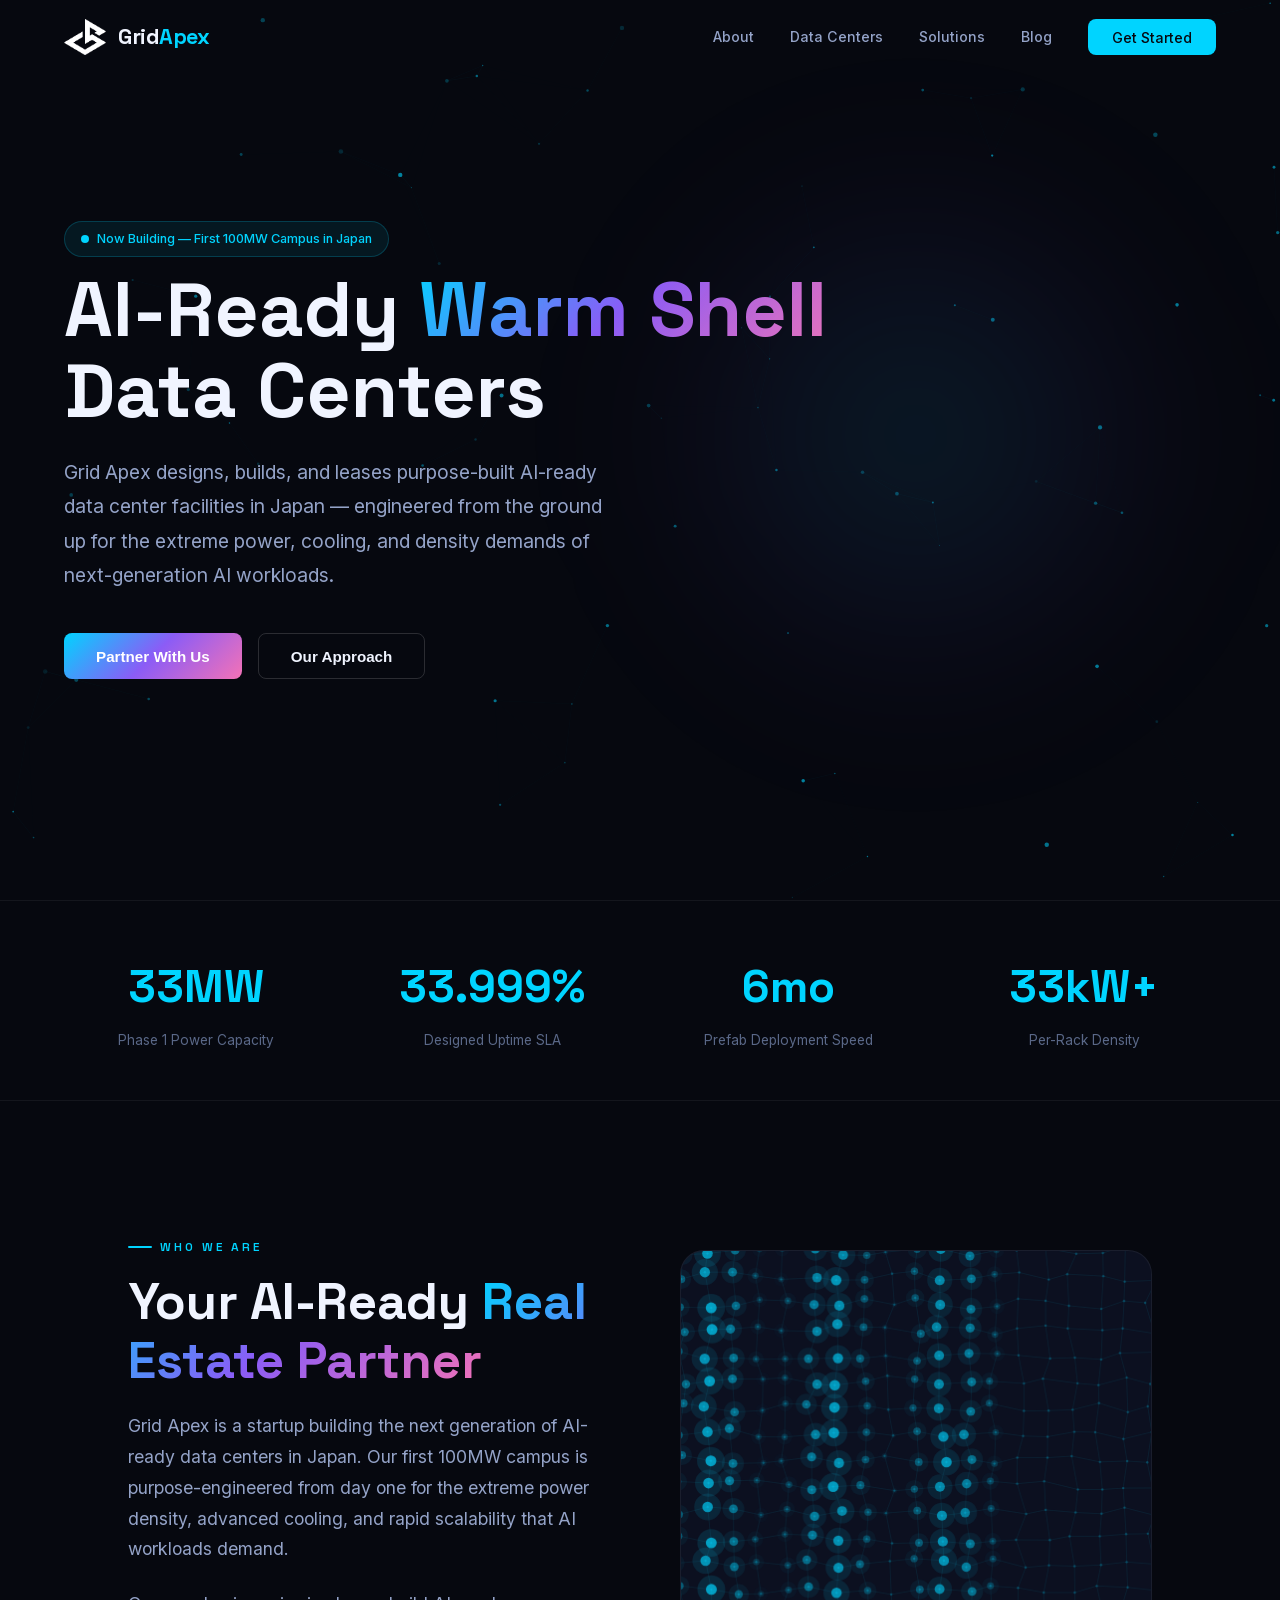
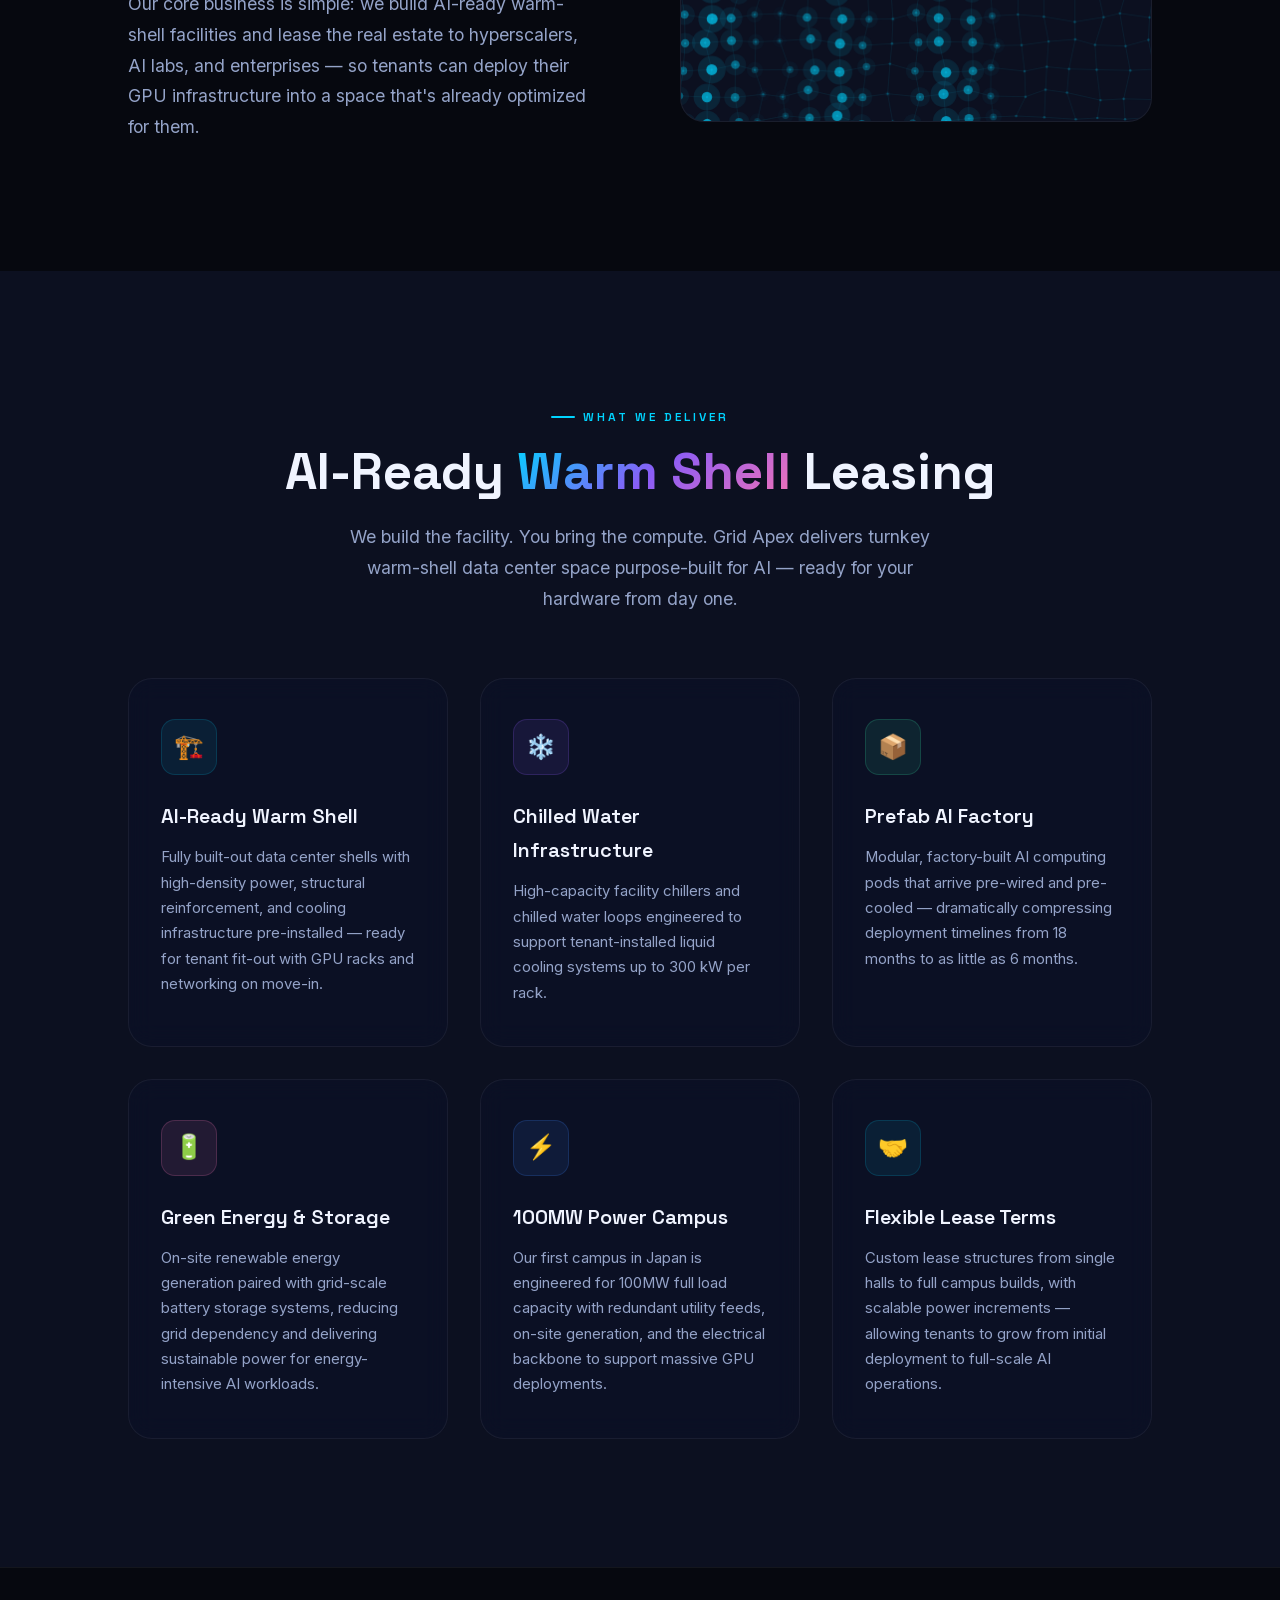
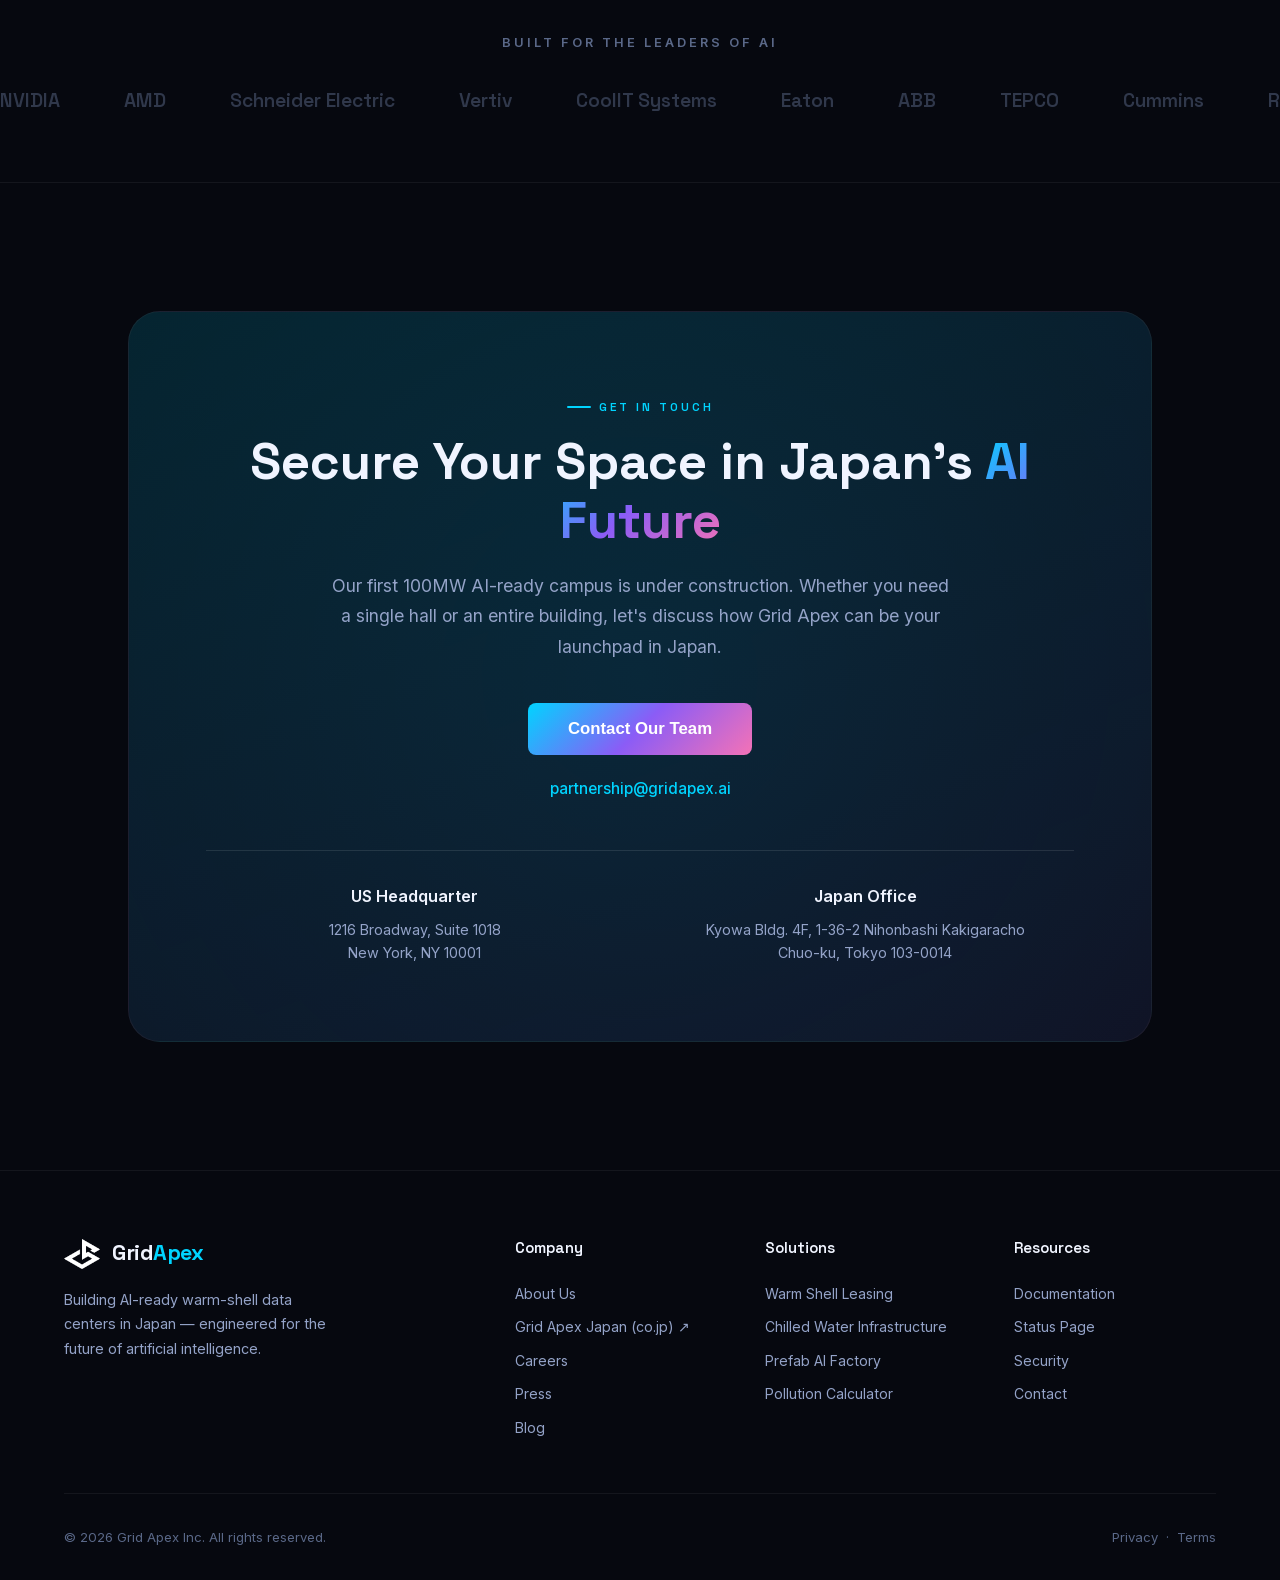
<file: index.html>
<!DOCTYPE html>
<html lang="en">
<head>
  <meta charset="UTF-8" />
  <meta name="viewport" content="width=device-width, initial-scale=1.0" />
  <title>Grid Apex — AI-Ready Data Center Infrastructure in Japan</title>
  <meta name="description" content="Grid Apex builds AI-ready warm-shell data centers in Japan, delivering turnkey 100MW facilities with chilled water loops, prefab AI containers, and green energy for the next wave of artificial intelligence." />
  <meta name="keywords" content="AI data center, warm shell, data center leasing, Japan data center, chilled water loops, prefab AI containers, green energy, GPU infrastructure" />
  <link rel="icon" href="assets/logo.png" type="image/png" />
  <link rel="stylesheet" href="styles.css?v=2.0" />
</head>
<body>

<!-- Animated particle background -->
<canvas id="bg-canvas"></canvas>

<div class="page-wrapper">

  <!-- ====== NAVBAR ====== -->
  <nav class="navbar" id="navbar">
    <div class="container">
      <a href="#" class="nav-brand">
        <img src="assets/logo.png" alt="Grid Apex Logo" />
        <span class="nav-brand-text">Grid<span>Apex</span></span>
      </a>
      <ul class="nav-links" id="navLinks">
        <li><a href="#about" data-i18n="nav.about">About</a></li>
        <li><a href="datacenters.html" data-i18n="nav.datacenters">Data Centers</a></li>
        <li><a href="solutions.html" data-i18n="nav.solutions">Solutions</a></li>
        <li><a href="blog.html" data-i18n="nav.blog">Blog</a></li>
        <li><a href="#contact" class="nav-cta" data-i18n="nav.cta">Get Started</a></li>
      </ul>


      <button class="burger" id="burger" aria-label="Toggle navigation">
        <span></span><span></span><span></span>
      </button>
    </div>
  </nav>

  <!-- ====== HERO ====== -->
  <section class="hero" id="hero">
    <div class="hero-content">
      <a href="datacenters.html" class="hero-badge" style="text-decoration: none;">
        <span class="pulse"></span>
        <span data-i18n="hero.badge">Now Building — First 100MW Campus in Japan</span>
      </a>
      <div class="badge-slideout">
        <div class="badge-slideout-inner">
          <img src="assets/mie-campus.jpg" alt="Grid Apex Campus — MIE, Japan" />
          <span class="badge-popup-label">MIE, Japan</span>
        </div>
      </div>
      <h1 data-i18n-html="hero.title">AI-Ready <span class="gradient-text">Warm Shell</span> Data Centers</h1>
      <p data-i18n="hero.subtitle">Grid Apex designs, builds, and leases purpose-built AI-ready data center facilities in Japan — engineered from the ground up for the extreme power, cooling, and density demands of next-generation AI workloads.</p>
      <div class="hero-actions">
        <button class="btn-primary" data-i18n="hero.cta1" onclick="document.getElementById('contact').scrollIntoView({behavior:'smooth'})">Partner With Us</button>
        <button class="btn-outline" data-i18n="hero.cta2" onclick="window.location.href='solutions.html'">Our Approach</button>
      </div>
    </div>
    <div class="hero-glow"></div>
  </section>

  <!-- ====== STATS ====== -->
  <section class="stats-bar">
    <div class="container">
      <div class="stat-item reveal">
        <div class="stat-number" data-target="100" data-suffix="MW">0</div>
        <div class="stat-label" data-i18n="stats.power.label">Phase 1 Power Capacity</div>
      </div>
      <div class="stat-item reveal">
        <div class="stat-number" data-target="99" data-suffix=".999%">0</div>
        <div class="stat-label" data-i18n="stats.uptime.label">Designed Uptime SLA</div>
      </div>
      <div class="stat-item reveal">
        <div class="stat-number" data-target="6" data-suffix="mo">0</div>
        <div class="stat-label" data-i18n="stats.deploy.label">Prefab Deployment Speed</div>
      </div>
      <div class="stat-item reveal">
        <div class="stat-number" data-target="100" data-suffix="kW+">0</div>
        <div class="stat-label" data-i18n="stats.density.label">Per-Rack Density</div>
      </div>
    </div>
  </section>

  <!-- ====== ABOUT ====== -->
  <section class="about" id="about">
    <div class="container">
      <div class="about-text reveal">
        <span class="section-label" data-i18n="about.label">Who We Are</span>
        <h2 class="section-title" data-i18n-html="about.title">Your AI-Ready <span class="gradient-text">Real Estate Partner</span></h2>
        <p class="section-subtitle" style="margin-bottom:1.5rem;" data-i18n="about.p1">
          Grid Apex is a startup building the next generation of AI-ready data centers in Japan. Our first 100MW campus is purpose-engineered from day one for the extreme power density, advanced cooling, and rapid scalability that AI workloads demand.
        </p>
        <p class="section-subtitle" data-i18n="about.p2">
          Our core business is simple: we build AI-ready warm-shell facilities and lease the real estate to hyperscalers, AI labs, and enterprises — so tenants can deploy their GPU infrastructure into a space that's already optimized for them.
        </p>
      </div>
      <div class="about-visual reveal">
        <div class="about-grid-animation">
          <canvas id="gridCanvas"></canvas>
        </div>
      </div>
    </div>
  </section>

  <!-- ====== SOLUTIONS ====== -->
  <section class="solutions" id="solutions">
    <div class="container">
      <div class="solutions-header reveal">
        <span class="section-label" data-i18n="sol.label">What We Deliver</span>
        <h2 class="section-title" data-i18n-html="sol.title">AI-Ready <span class="gradient-text">Warm Shell</span> Leasing</h2>
        <p class="section-subtitle" data-i18n="sol.subtitle">We build the facility. You bring the compute. Grid Apex delivers turnkey warm-shell data center space purpose-built for AI — ready for your hardware from day one.</p>
      </div>
      <div class="solutions-grid">

        <div class="sol-card reveal">
          <div class="sol-icon">🏗️</div>
          <h3 data-i18n="sol1.title">AI-Ready Warm Shell</h3>
          <p data-i18n="sol1.desc">Fully built-out data center shells with high-density power, structural reinforcement, and cooling infrastructure pre-installed — ready for tenant fit-out with GPU racks and networking on move-in.</p>
        </div>

        <div class="sol-card reveal">
          <div class="sol-icon purple">❄️</div>
          <h3 data-i18n="sol2.title">Chilled Water Infrastructure</h3>
          <p data-i18n="sol2.desc">High-capacity facility chillers and chilled water loops engineered to support tenant-installed liquid cooling systems up to 300 kW per rack.</p>
        </div>

        <div class="sol-card reveal">
          <div class="sol-icon emerald">📦</div>
          <h3 data-i18n="sol3.title">Prefab AI Factory</h3>
          <p data-i18n="sol3.desc">Modular, factory-built AI computing pods that arrive pre-wired and pre-cooled — dramatically compressing deployment timelines from 18 months to as little as 6 months.</p>
        </div>

        <div class="sol-card reveal">
          <div class="sol-icon hot">🔋</div>
          <h3 data-i18n="sol4.title">Green Energy & Storage</h3>
          <p data-i18n="sol4.desc">On-site renewable energy generation paired with grid-scale battery storage systems, reducing grid dependency and delivering sustainable power for energy-intensive AI workloads.</p>
        </div>

        <div class="sol-card reveal">
          <div class="sol-icon blue">⚡</div>
          <h3 data-i18n="sol5.title">100MW Power Campus</h3>
          <p data-i18n="sol5.desc">Our first campus in Japan is engineered for 100MW full load capacity with redundant utility feeds, on-site generation, and the electrical backbone to support massive GPU deployments.</p>
        </div>

        <div class="sol-card reveal">
          <div class="sol-icon">🤝</div>
          <h3 data-i18n="sol6.title">Flexible Lease Terms</h3>
          <p data-i18n="sol6.desc">Custom lease structures from single halls to full campus builds, with scalable power increments — allowing tenants to grow from initial deployment to full-scale AI operations.</p>
        </div>

      </div>
    </div>
  </section>

  <!-- ====== PARTNERS ====== -->
  <section class="partners" id="partners">
    <div class="partners-title" data-i18n="partners.title">Built for the Leaders of AI</div>
    <div class="partners-track" id="partnersTrack">
      <span class="partner-logo">NVIDIA</span>
      <span class="partner-logo">AMD</span>
      <span class="partner-logo">Schneider Electric</span>
      <span class="partner-logo">Vertiv</span>
      <span class="partner-logo">CoolIT Systems</span>
      <span class="partner-logo">Eaton</span>
      <span class="partner-logo">ABB</span>
      <span class="partner-logo">TEPCO</span>
      <span class="partner-logo">Cummins</span>
      <span class="partner-logo">Rittal</span>
      <!-- duplicated for seamless marquee -->
      <span class="partner-logo">NVIDIA</span>
      <span class="partner-logo">AMD</span>
      <span class="partner-logo">Schneider Electric</span>
      <span class="partner-logo">Vertiv</span>
      <span class="partner-logo">CoolIT Systems</span>
      <span class="partner-logo">Eaton</span>
      <span class="partner-logo">ABB</span>
      <span class="partner-logo">TEPCO</span>
      <span class="partner-logo">Cummins</span>
      <span class="partner-logo">Rittal</span>
    </div>
  </section>

  <!-- ====== CTA ====== -->
  <section class="cta-section" id="contact">
    <div class="container">
      <div class="cta-box reveal">
        <span class="section-label" style="justify-content:center;" data-i18n="cta.label">Get in Touch</span>
        <h2 class="section-title" data-i18n-html="cta.title">Secure Your Space in Japan's <span class="gradient-text">AI Future</span></h2>
        <p class="section-subtitle" data-i18n="cta.subtitle">Our first 100MW AI-ready campus is under construction. Whether you need a single hall or an entire building, let's discuss how Grid Apex can be your launchpad in Japan.</p>
        <button class="btn-primary" data-i18n="cta.button" onclick="window.location.href='mailto:partnership@gridapex.ai'">Contact Our Team</button>
        <p style="margin-top:1.25rem;position:relative;"><a href="mailto:partnership@gridapex.ai" style="color:var(--accent-cyan);font-size:.95rem;font-weight:500;transition:opacity .3s;" onmouseover="this.style.opacity='0.7'" onmouseout="this.style.opacity='1'">partnership@gridapex.ai</a></p>
        
        <div style="margin-top: 3rem; display: flex; flex-wrap: wrap; justify-content: center; gap: 2rem; border-top: 1px solid rgba(255,255,255,0.1); padding-top: 2rem; position: relative;">
          <div style="flex: 1; min-width: 250px; text-align: center;">
            <h4 style="color: var(--text-primary); font-size: 1rem; margin-bottom: 0.5rem; font-weight: 600;">US Headquarter</h4>
            <p style="color: var(--text-secondary); font-size: 0.9rem; line-height: 1.6;">1216 Broadway, Suite 1018<br>New York, NY 10001</p>
          </div>
          <div style="flex: 1; min-width: 250px; text-align: center;">
            <h4 style="color: var(--text-primary); font-size: 1rem; margin-bottom: 0.5rem; font-weight: 600;">Japan Office</h4>
            <p style="color: var(--text-secondary); font-size: 0.9rem; line-height: 1.6;">Kyowa Bldg. 4F, 1-36-2 Nihonbashi Kakigaracho<br>Chuo-ku, Tokyo 103-0014</p>
          </div>
        </div>
      </div>
    </div>
  </section>

  <!-- ====== FOOTER ====== -->
  <footer class="footer">
    <div class="container">
      <div class="footer-grid">
        <div class="footer-brand">
          <a href="#" class="nav-brand">
            <img src="assets/logo.png" alt="Grid Apex" style="width:36px;height:36px;" />
            <span class="nav-brand-text">Grid<span>Apex</span></span>
          </a>
          <p data-i18n="footer.desc">Building AI-ready warm-shell data centers in Japan — engineered for the future of artificial intelligence.</p>
        </div>
        <div class="footer-col">
          <h4 data-i18n="footer.company">Company</h4>
          <a href="#about" data-i18n="footer.about">About Us</a>
          <a href="https://gridapex.co.jp" target="_blank" rel="noopener noreferrer" data-i18n="footer.japansite">Grid Apex Japan (co.jp) ↗</a>
          <a href="#" data-i18n="footer.careers">Careers</a>
          <a href="#" data-i18n="footer.press">Press</a>
          <a href="blog.html" data-i18n="footer.blog">Blog</a>
        </div>
        <div class="footer-col">
          <h4 data-i18n="footer.solutions">Solutions</h4>
          <a href="solutions.html" data-i18n="footer.sol1">Warm Shell Leasing</a>
          <a href="solutions.html" data-i18n="footer.sol2">Chilled Water Infrastructure</a>
          <a href="solutions.html" data-i18n="footer.sol3">Prefab AI Factory</a>
          <a href="calculator.html" data-i18n="footer.calc">Pollution Calculator</a>
        </div>
        <div class="footer-col">
          <h4 data-i18n="footer.resources">Resources</h4>
          <a href="#" data-i18n="footer.docs">Documentation</a>
          <a href="#" data-i18n="footer.status">Status Page</a>
          <a href="#" data-i18n="footer.security">Security</a>
          <a href="#contact" data-i18n="footer.contact">Contact</a>
        </div>
      </div>
      <div class="footer-bottom">
        <span data-i18n="footer.copyright">&copy; 2026 Grid Apex Inc. All rights reserved.</span>
        <span>
          <a href="#" data-i18n="footer.privacy">Privacy</a> &nbsp;·&nbsp; <a href="#" data-i18n="footer.terms">Terms</a>
        </span>
      </div>
    </div>
  </footer>

</div><!-- /.page-wrapper -->


<script src="main.js"></script>
</body>
</html>
</file>
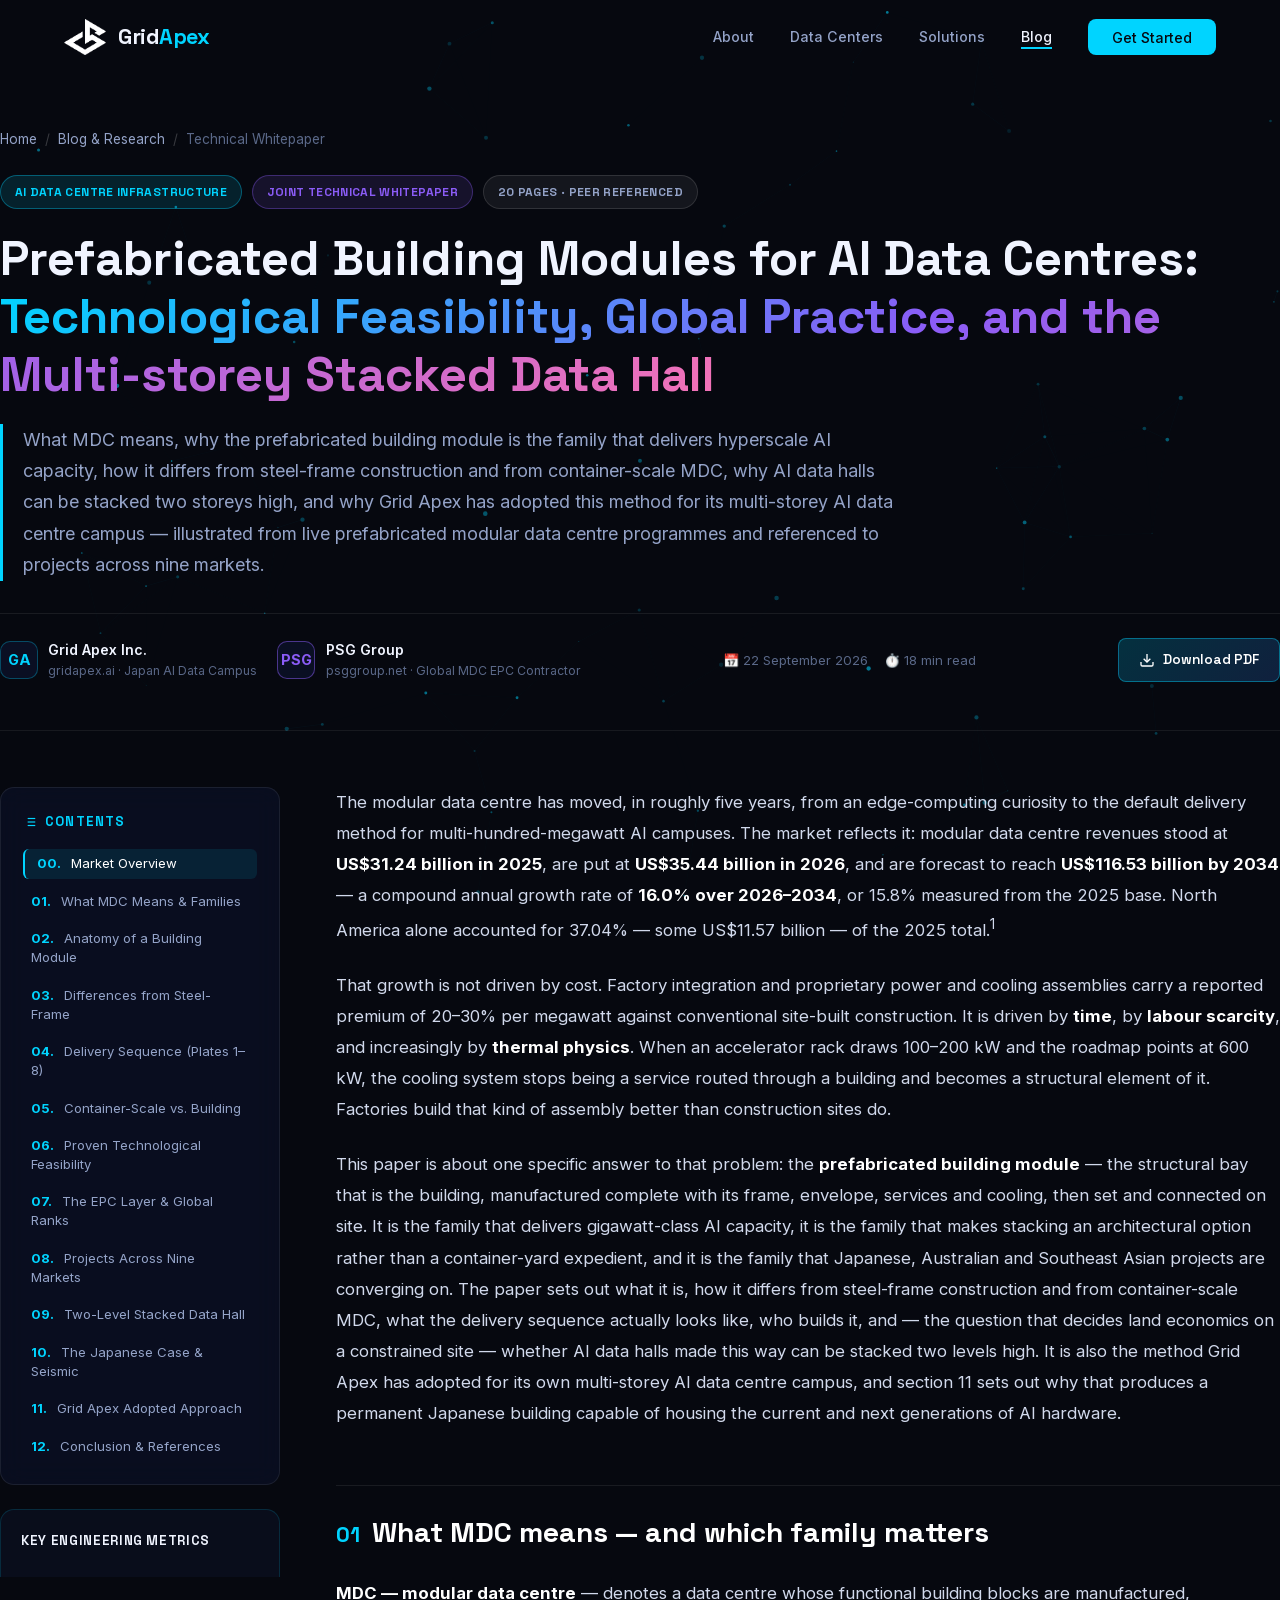
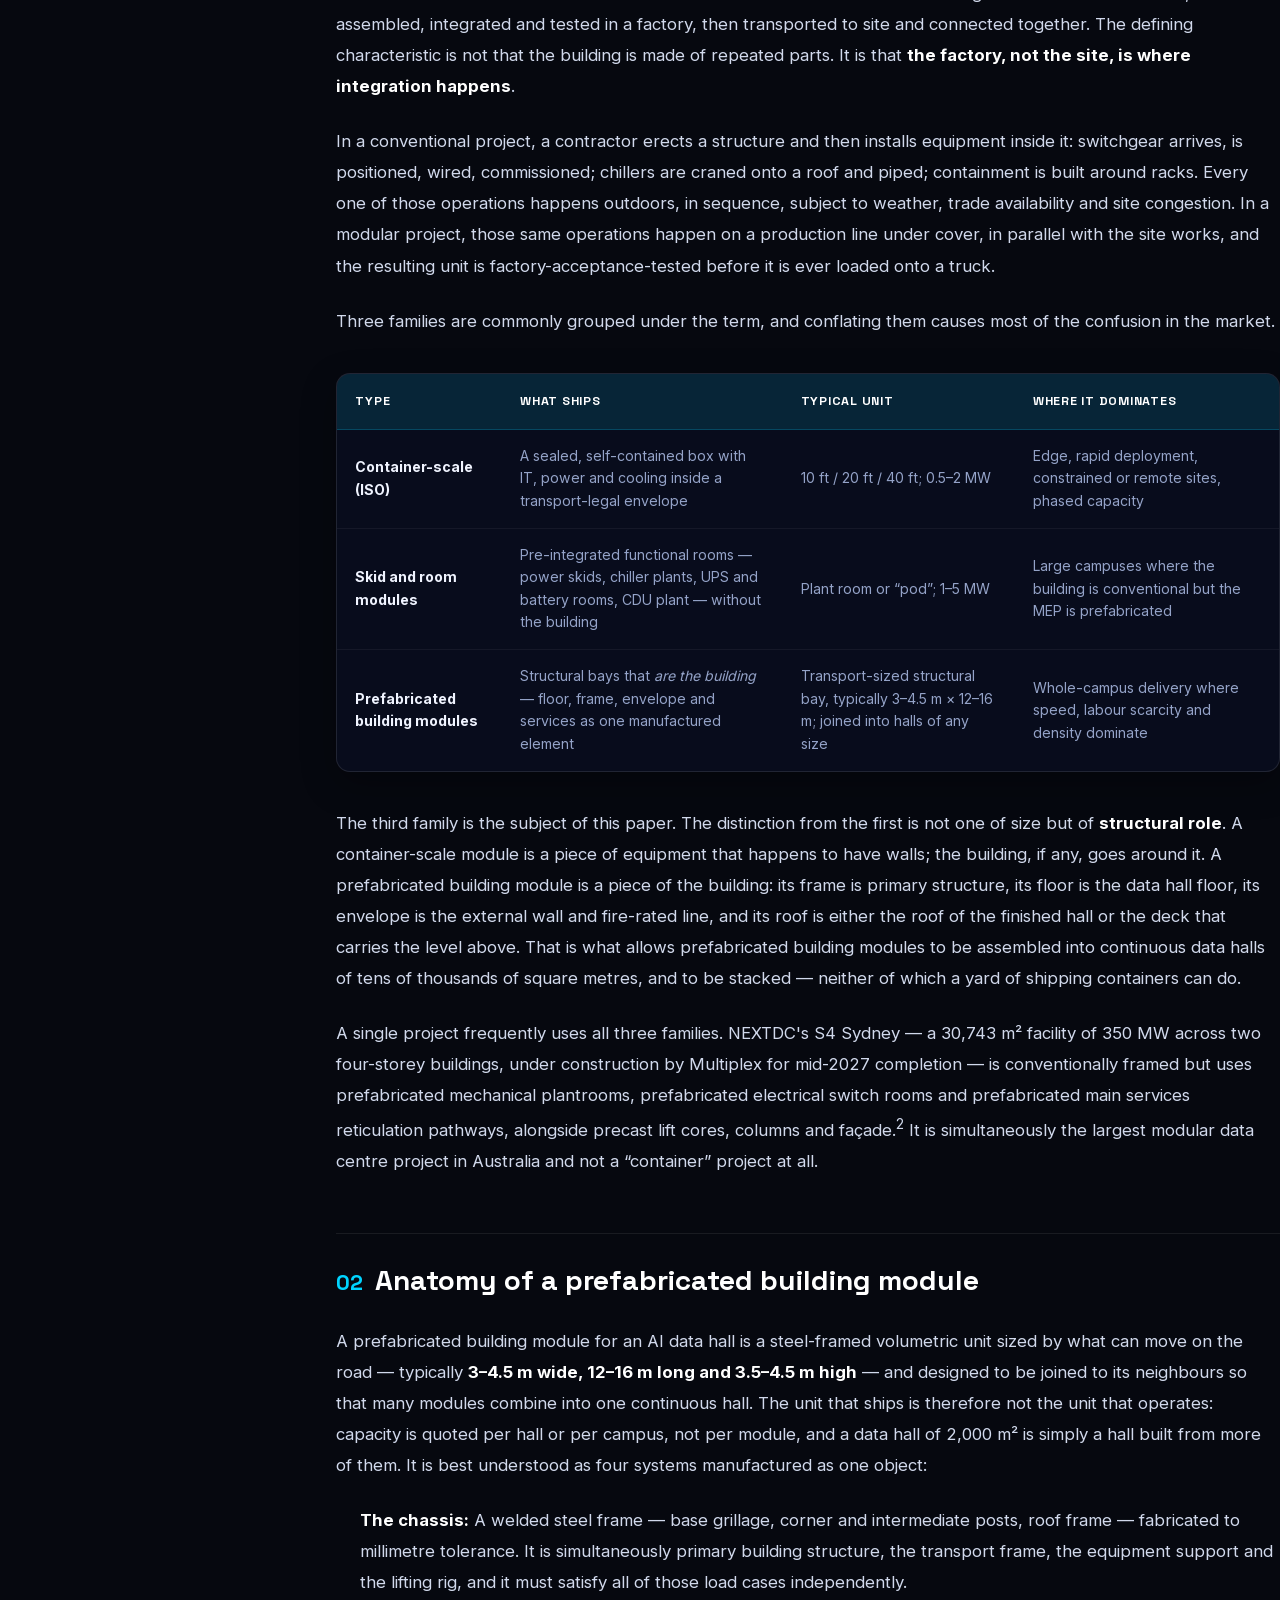
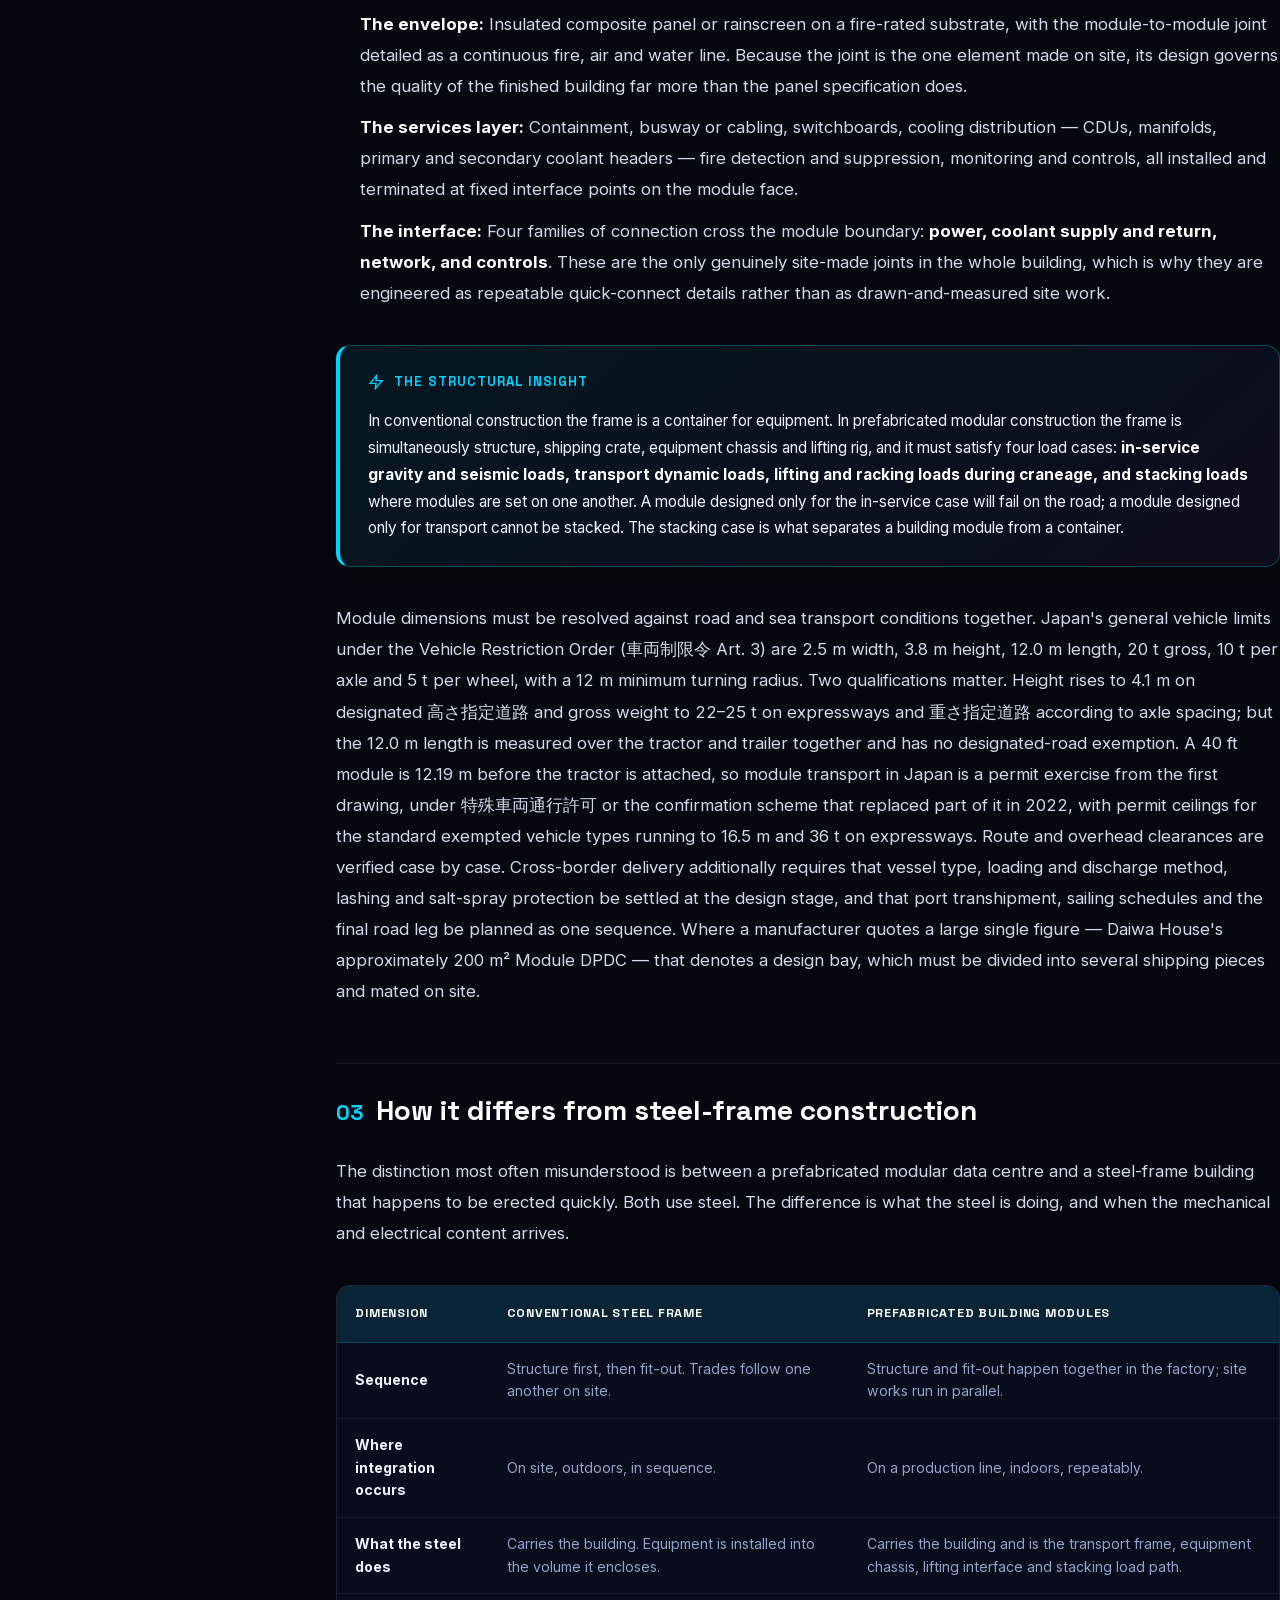
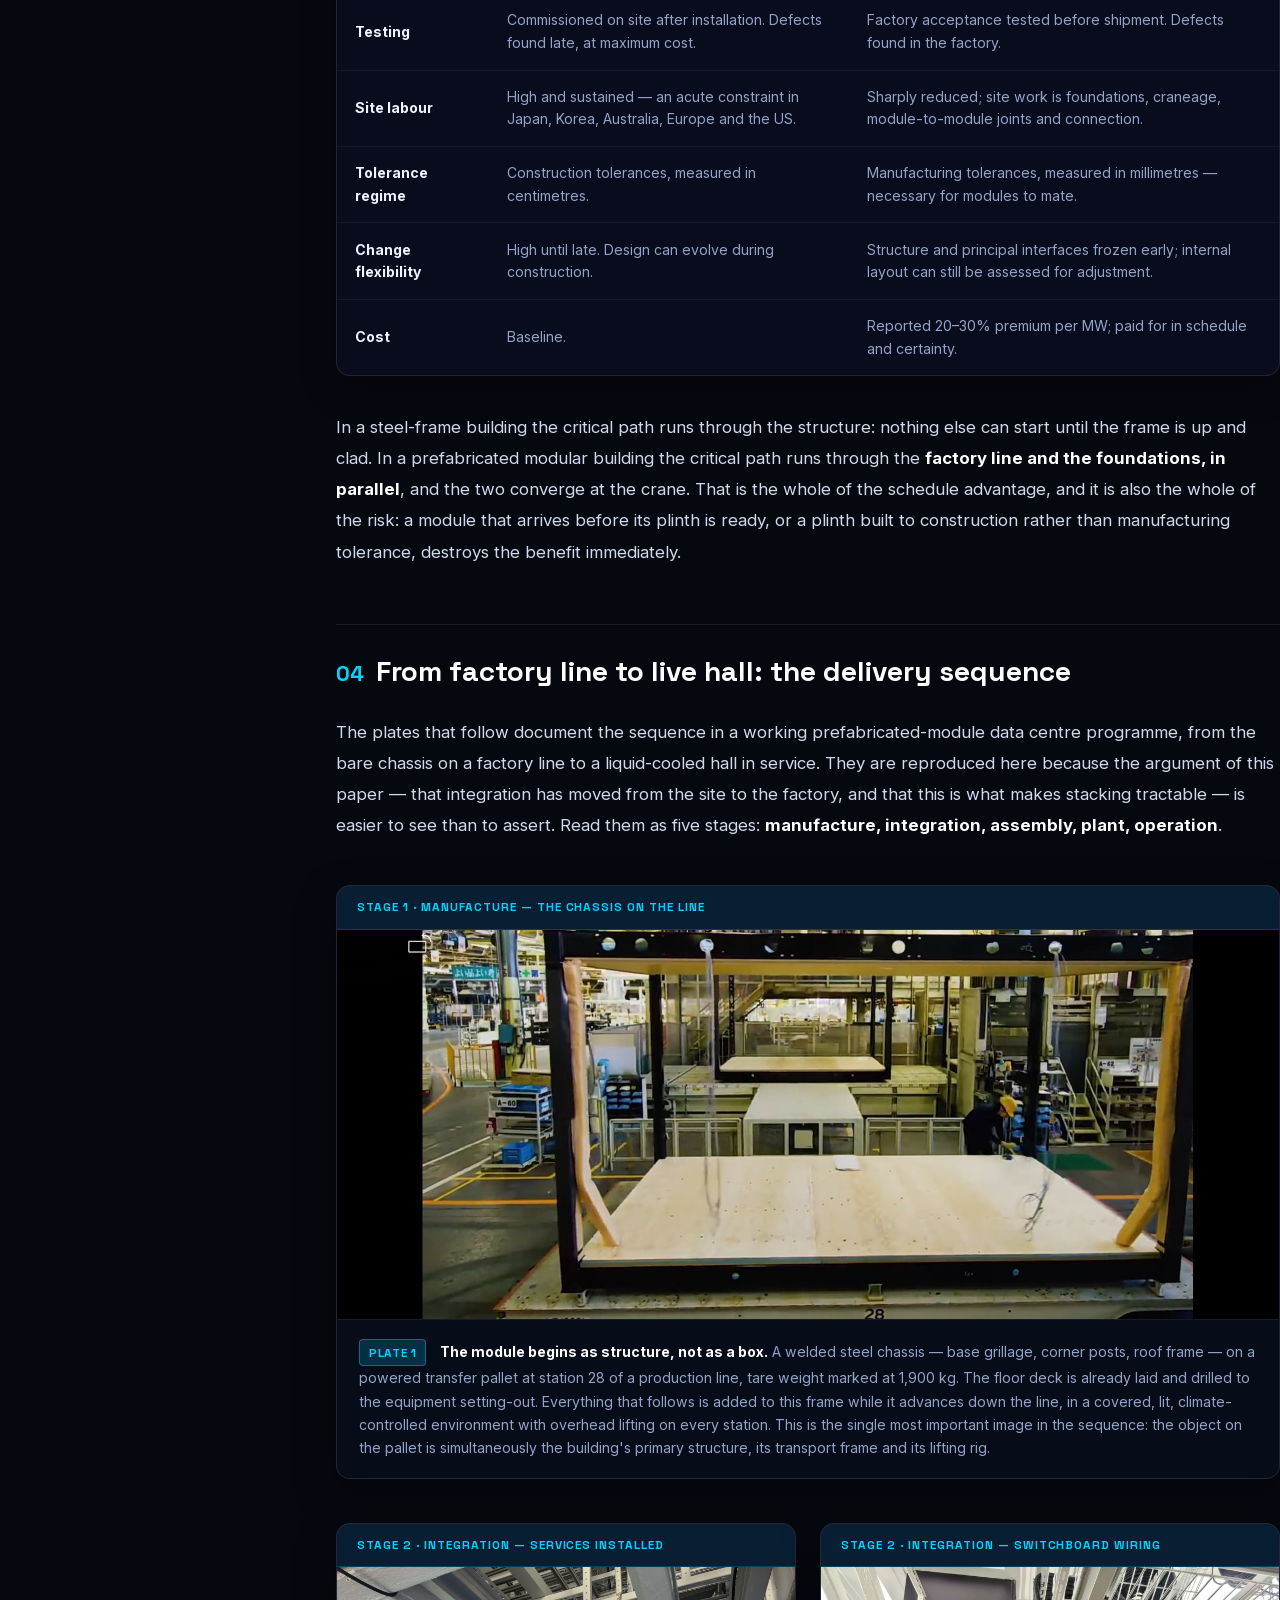
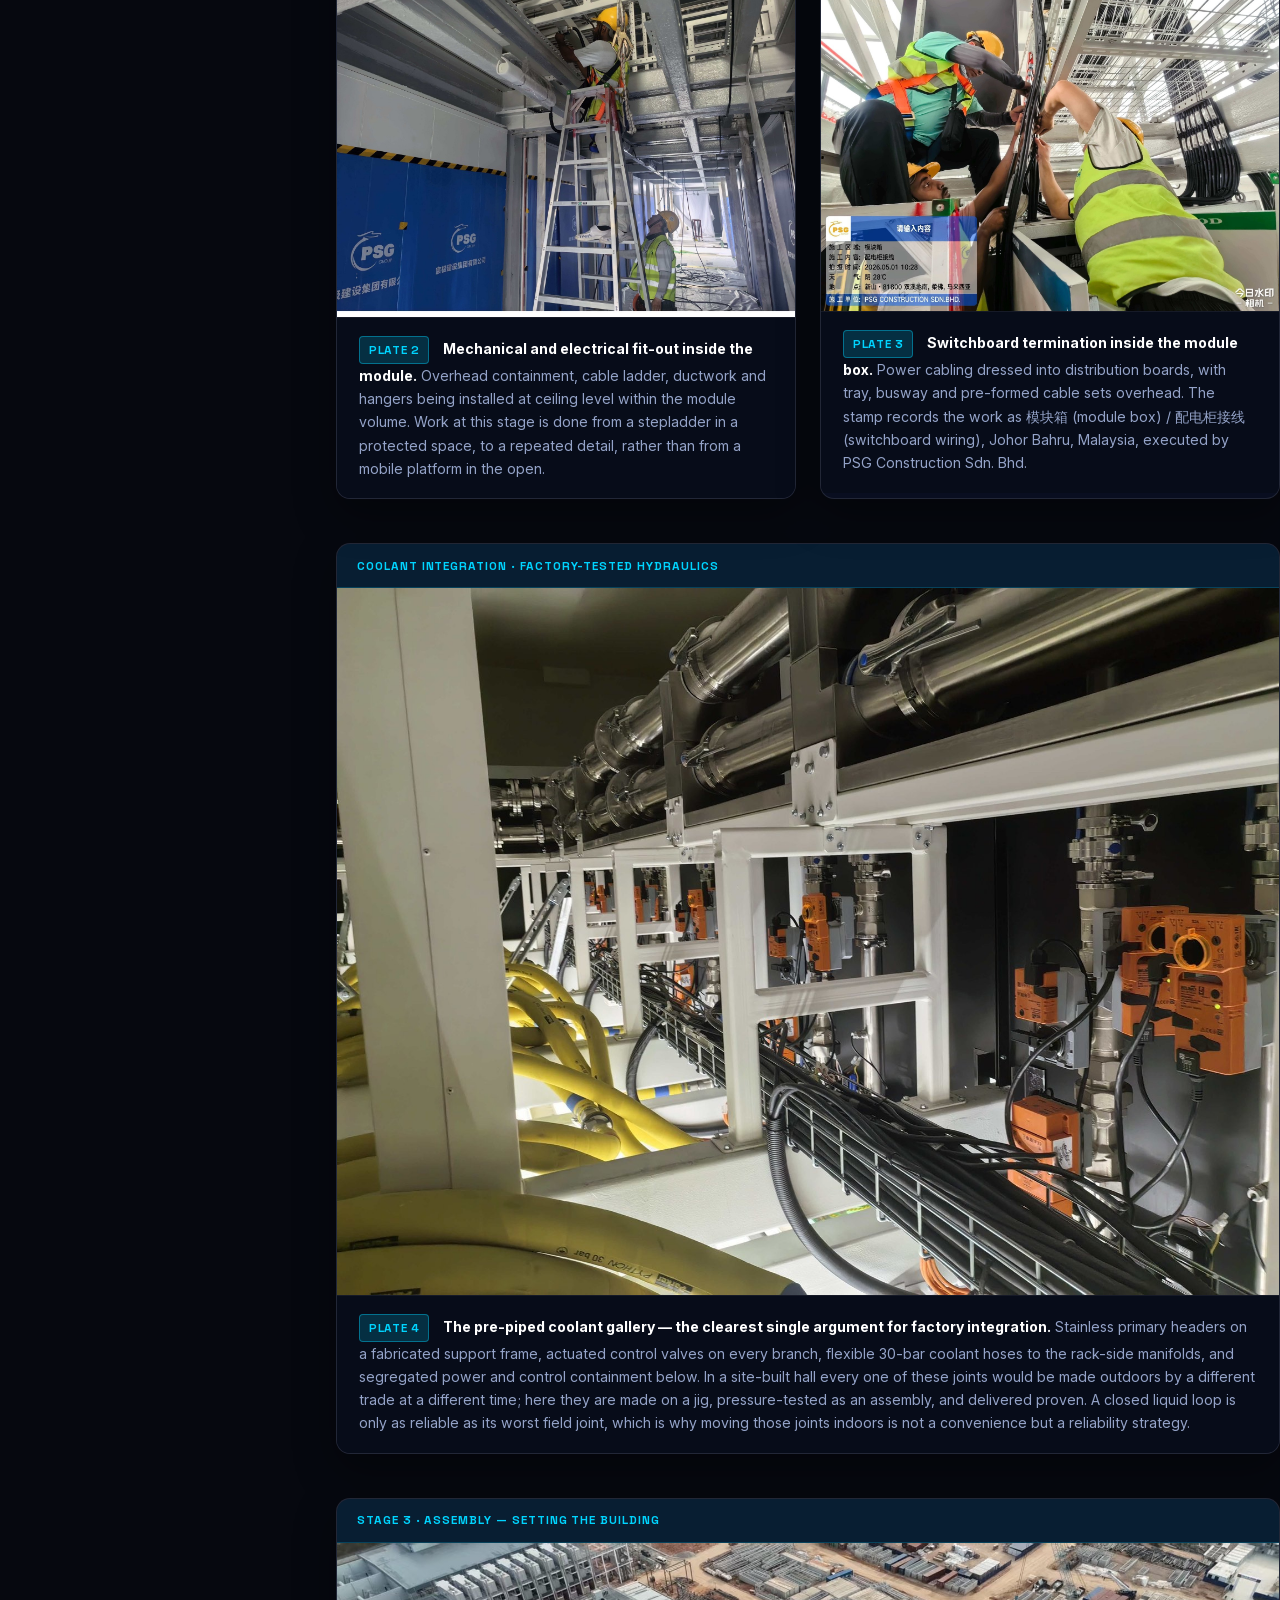
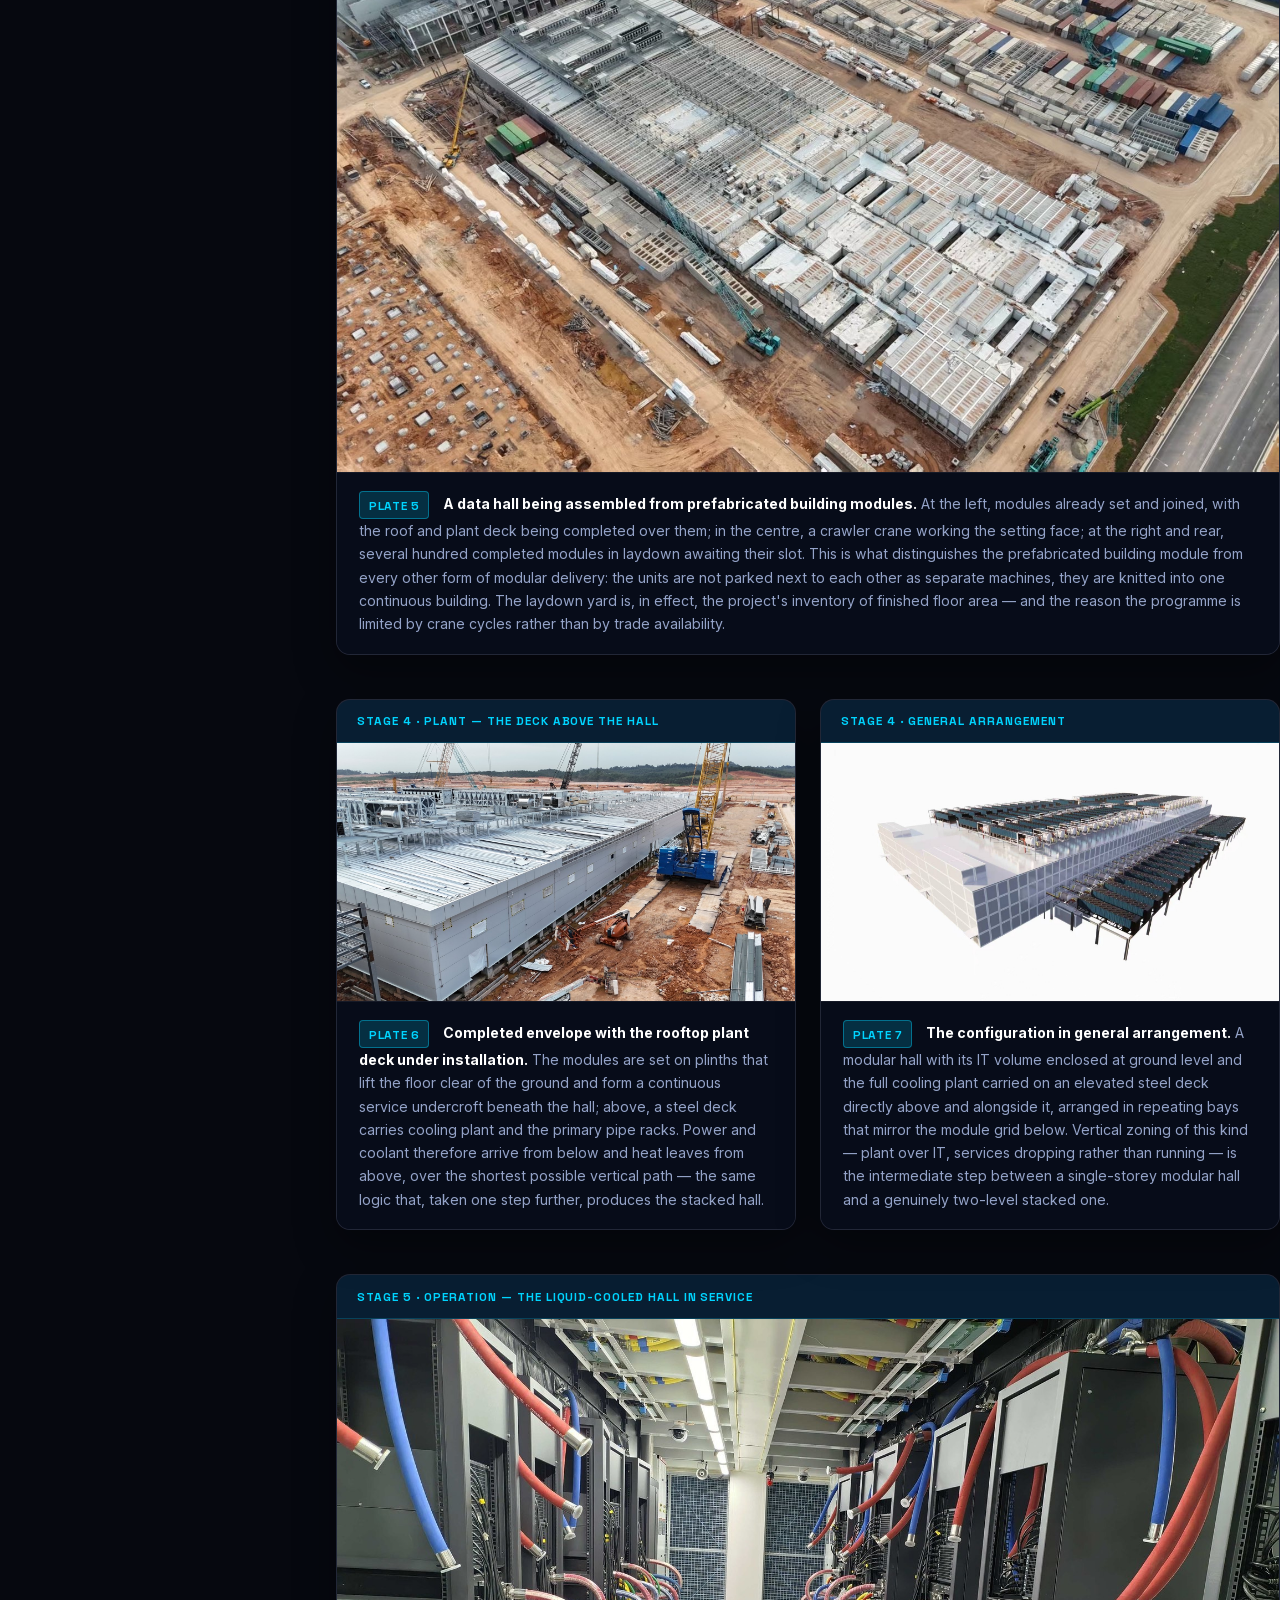
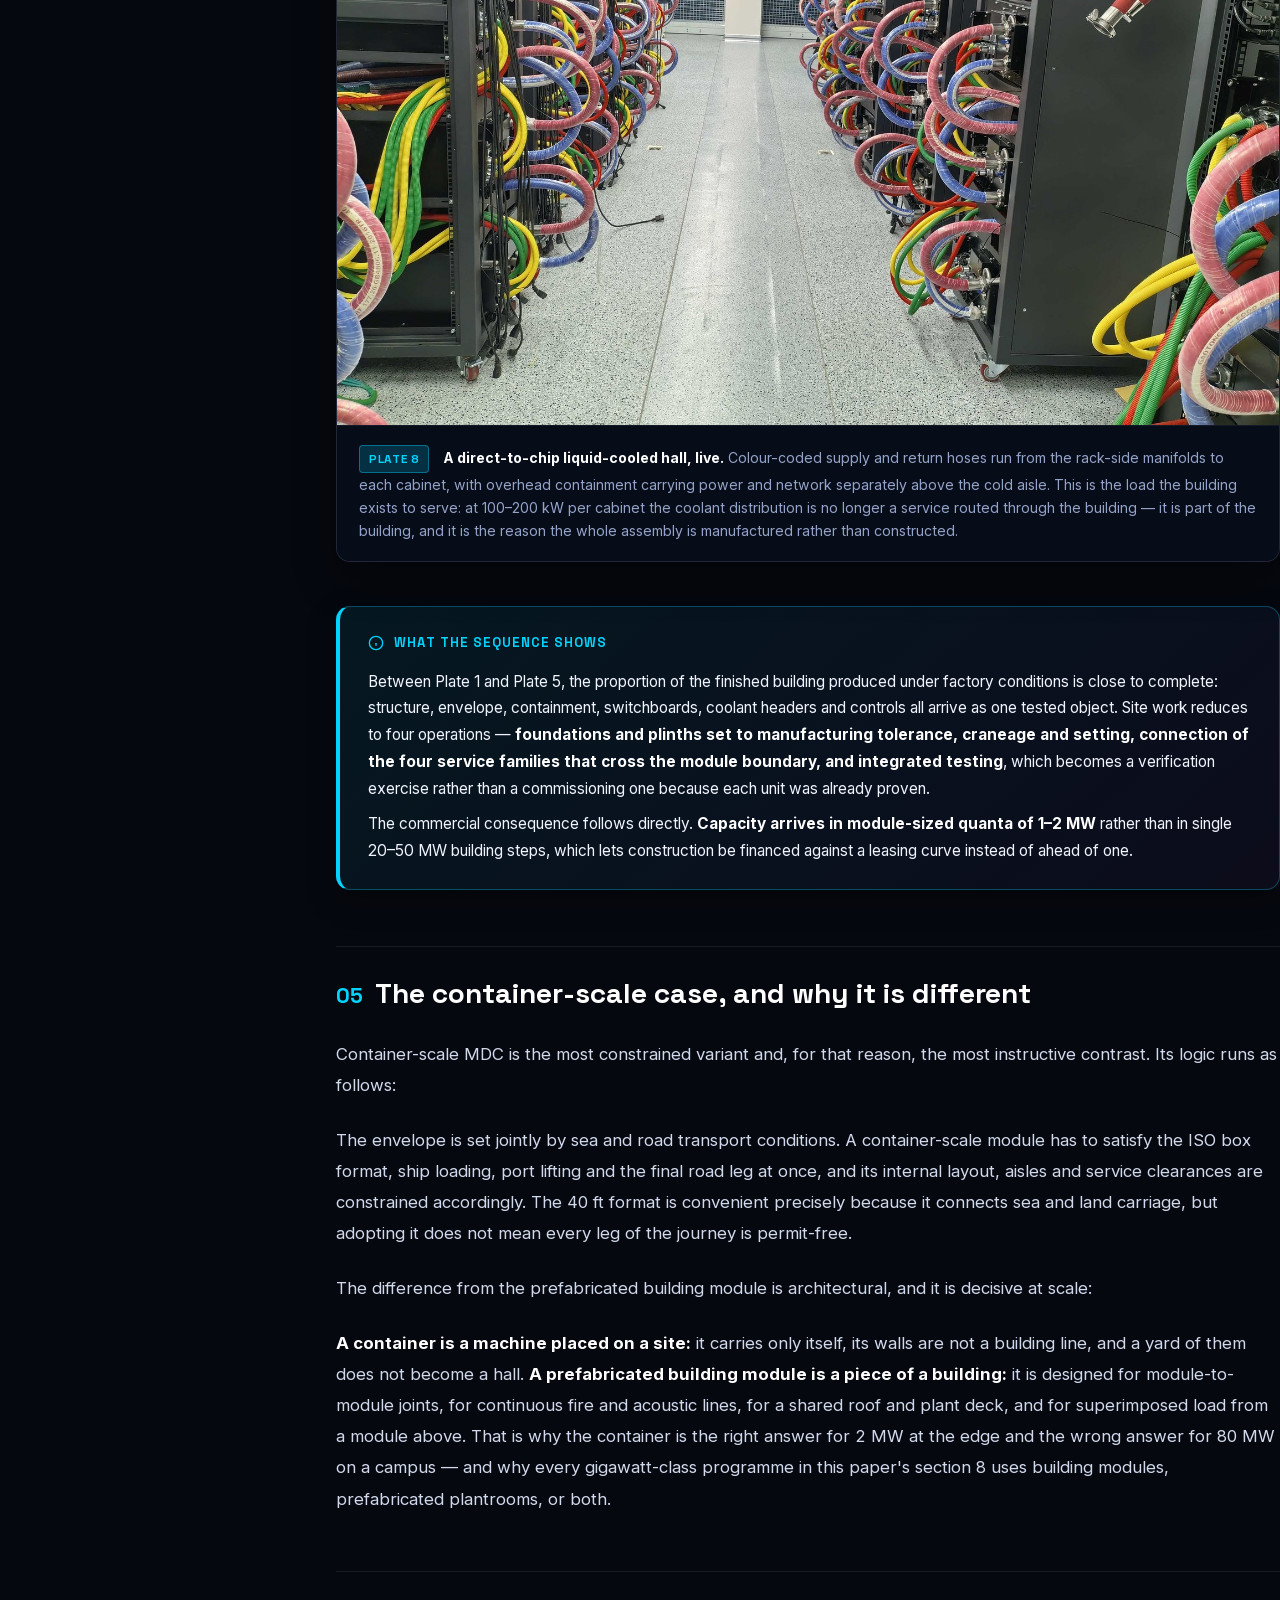
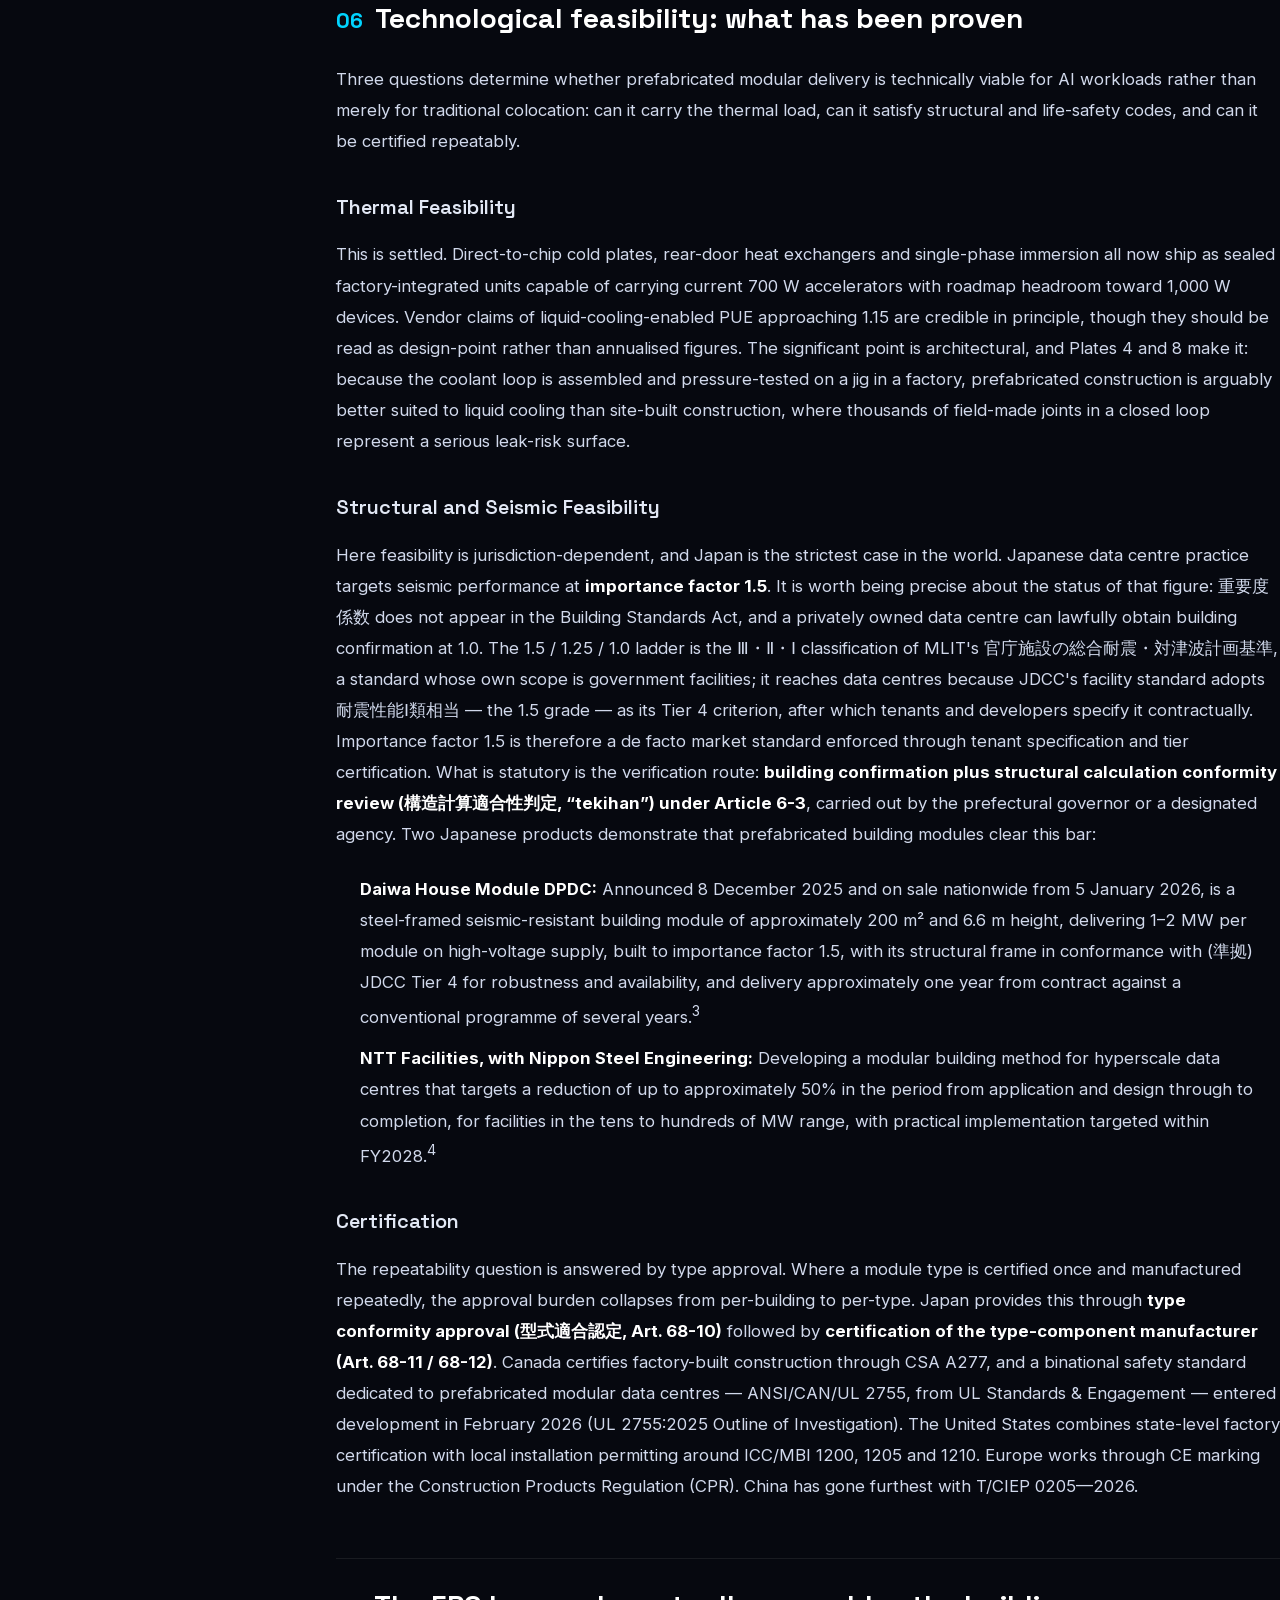
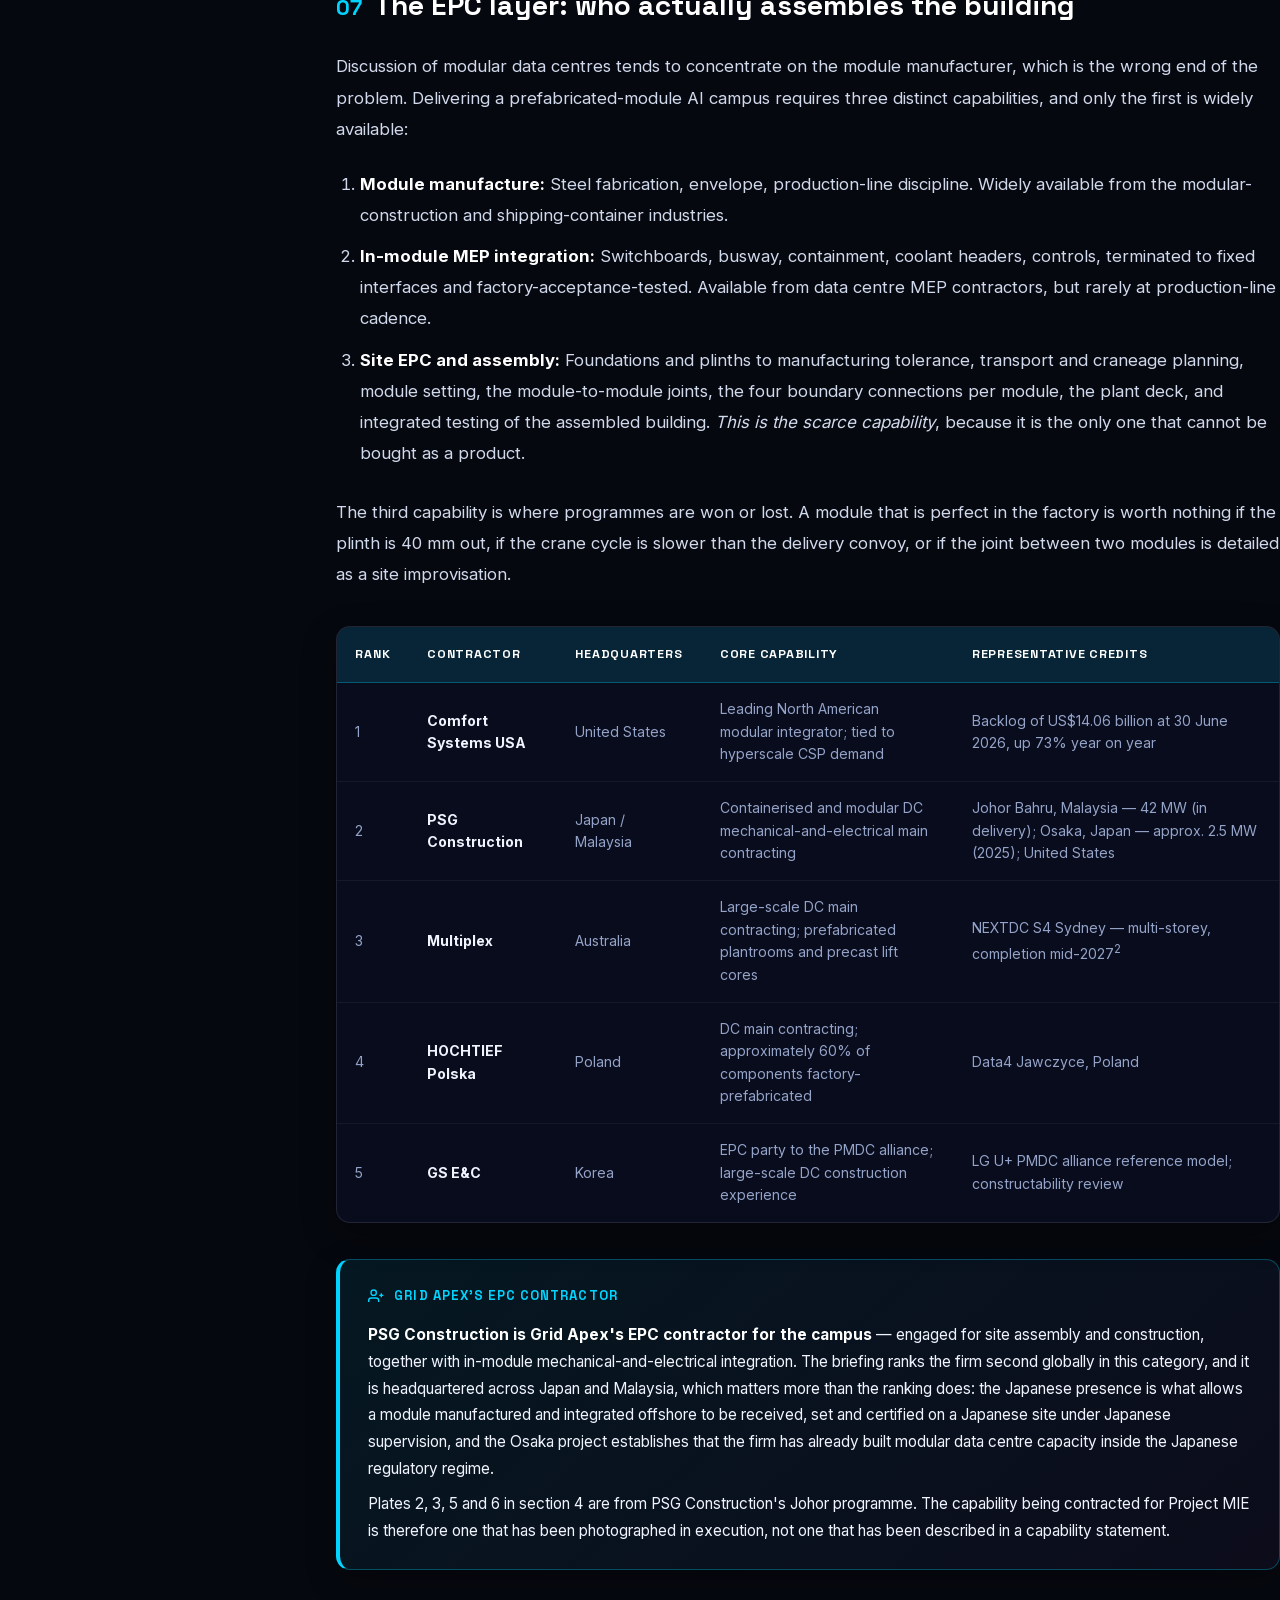
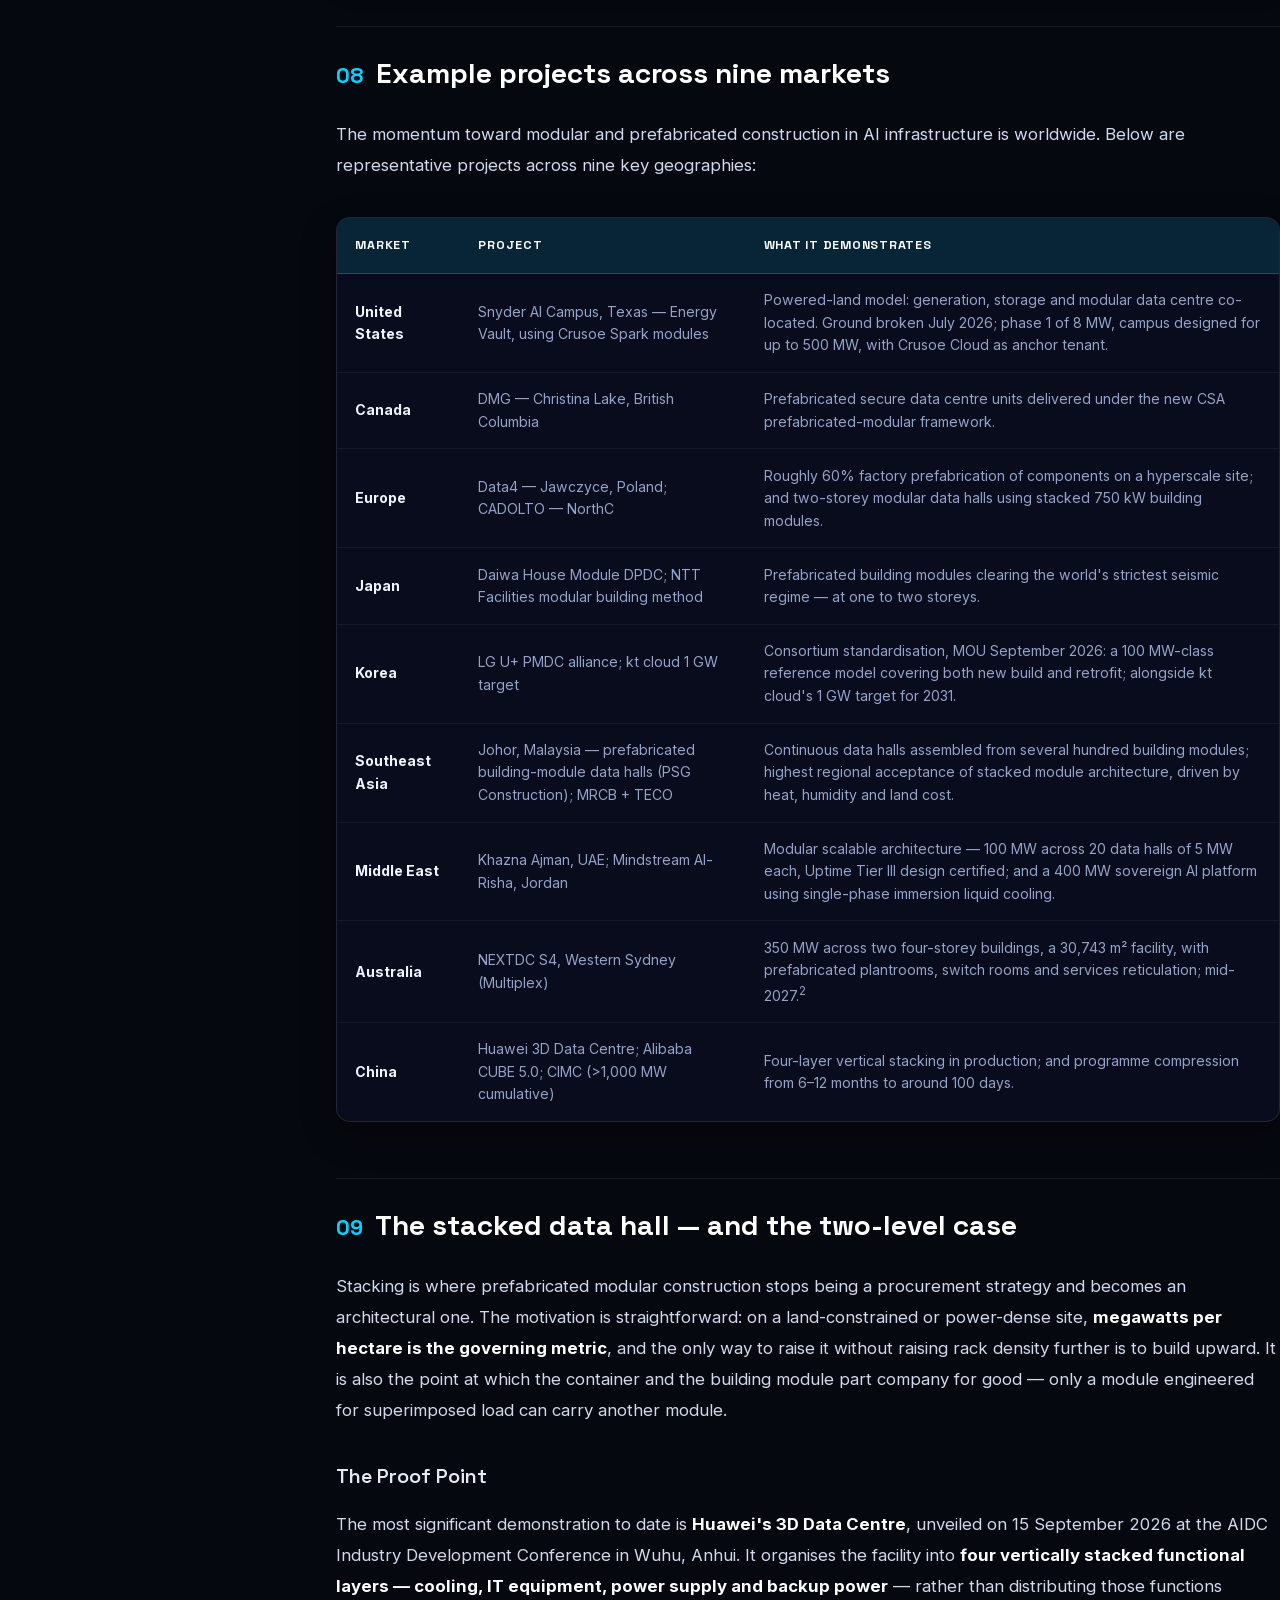
<file: article-prefabricated-modules-ai-datacentres.html>
<!DOCTYPE html>
<html lang="en">
<head>
  <meta charset="UTF-8" />
  <meta name="viewport" content="width=device-width, initial-scale=1.0" />
  <title>Prefabricated Building Modules for AI Data Centres — Grid Apex Whitepaper</title>
  <meta name="description" content="Technical feasibility, global practice, and the two-level stacked data hall for AI data centres by Grid Apex and PSG Group. A definitive 20-page whitepaper." />
  <meta name="keywords" content="Prefabricated data centre, modular data center, AI data hall, liquid cooling, PSG Group, Grid Apex, Article 6-3 tekihan, seismic importance factor 1.5, stacked data hall" />
  <link rel="icon" href="assets/logo.png" type="image/png" />
  <link rel="stylesheet" href="styles.css?v=2.0" />
</head>
<body>

<!-- Reading Progress Bar -->
<div class="reading-progress-bar" id="readingProgress"></div>

<!-- Animated particle background -->
<canvas id="bg-canvas"></canvas>

<div class="page-wrapper">

  <!-- ====== NAVBAR ====== -->
  <nav class="navbar" id="navbar">
    <div class="container">
      <a href="index.html" class="nav-brand">
        <img src="assets/logo.png" alt="Grid Apex Logo" />
        <span class="nav-brand-text">Grid<span>Apex</span></span>
      </a>
      <ul class="nav-links" id="navLinks">
        <li><a href="index.html#about" data-i18n="nav.about">About</a></li>
        <li><a href="datacenters.html" data-i18n="nav.datacenters">Data Centers</a></li>
        <li><a href="solutions.html" data-i18n="nav.solutions">Solutions</a></li>
        <li><a href="blog.html" class="active" data-i18n="nav.blog">Blog</a></li>
        <li><a href="index.html#contact" class="nav-cta" data-i18n="nav.cta">Get Started</a></li>
      </ul>
      <button class="burger" id="burger" aria-label="Toggle navigation">
        <span></span><span></span><span></span>
      </button>
    </div>
  </nav>

  <!-- ====== ARTICLE HERO ====== -->
  <header class="article-hero">
    <div class="container">
      <div class="article-breadcrumbs">
        <a href="index.html">Home</a>
        <span class="sep">/</span>
        <a href="blog.html">Blog & Research</a>
        <span class="sep">/</span>
        <span>Technical Whitepaper</span>
      </div>

      <div class="article-badges-row">
        <span class="article-badge cyan">AI Data Centre Infrastructure</span>
        <span class="article-badge purple">Joint Technical Whitepaper</span>
        <span class="article-badge" style="background:rgba(255,255,255,0.06);border:1px solid rgba(255,255,255,0.12);color:var(--text-secondary);">20 Pages · Peer Referenced</span>
      </div>

      <h1 class="article-title-main">
        Prefabricated Building Modules for AI Data Centres: <span class="gradient-text">Technological Feasibility, Global Practice, and the Multi-storey Stacked Data Hall</span>
      </h1>

      <p class="article-abstract">
        What MDC means, why the prefabricated building module is the family that delivers hyperscale AI capacity, how it differs from steel-frame construction and from container-scale MDC, why AI data halls can be stacked two storeys high, and why Grid Apex has adopted this method for its multi-storey AI data centre campus — illustrated from live prefabricated modular data centre programmes and referenced to projects across nine markets.
      </p>

      <div class="article-meta-bar">
        <div class="article-authors-block">
          <div class="article-author-pill">
            <div class="avatar">GA</div>
            <div class="meta-text">
              <h5>Grid Apex Inc.</h5>
              <p>gridapex.ai · Japan AI Data Campus</p>
            </div>
          </div>
          <div class="article-author-pill">
            <div class="avatar" style="border-color:rgba(139,92,246,0.5);color:var(--accent-purple);">PSG</div>
            <div class="meta-text">
              <h5>PSG Group</h5>
              <p>psggroup.net · Global MDC EPC Contractor</p>
            </div>
          </div>
        </div>

        <div class="article-meta-tags">
          <span>📅 22 September 2026</span>
          <span>⏱️ 18 min read</span>
        </div>

        <div class="article-actions">
          <a href="assets/docs/GridApex_Prefab-Module-AIDC-Paper.pdf" target="_blank" download class="btn-doc-download">
            <svg width="16" height="16" viewBox="0 0 24 24" fill="none" stroke="currentColor" stroke-width="2"><path d="M21 15v4a2 2 0 0 1-2 2H5a2 2 0 0 1-2-2v-4"/><polyline points="7 10 12 15 17 10"/><line x1="12" y1="15" x2="12" y2="3"/></svg>
            Download PDF
          </a>
        </div>
      </div>
    </div>
  </header>

  <!-- ====== MAIN CONTENT & SIDEBAR ====== -->
  <main class="container">
    <div class="article-layout">
      
      <!-- STICKY SIDEBAR -->
      <aside class="article-sidebar">
        
        <div class="toc-card">
          <div class="toc-title">
            <svg width="14" height="14" viewBox="0 0 24 24" fill="none" stroke="currentColor" stroke-width="2"><line x1="8" y1="6" x2="21" y2="6"/><line x1="8" y1="12" x2="21" y2="12"/><line x1="8" y1="18" x2="21" y2="18"/><line x1="3" y1="6" x2="3.01" y2="6"/><line x1="3" y1="12" x2="3.01" y2="12"/><line x1="3" y1="18" x2="3.01" y2="18"/></svg>
            Contents
          </div>
          <ul class="toc-list" id="tocList">
            <li><a href="#sec-intro" class="toc-link"><span class="num">00.</span> Market Overview</a></li>
            <li><a href="#sec-1" class="toc-link"><span class="num">01.</span> What MDC Means & Families</a></li>
            <li><a href="#sec-2" class="toc-link"><span class="num">02.</span> Anatomy of a Building Module</a></li>
            <li><a href="#sec-3" class="toc-link"><span class="num">03.</span> Differences from Steel-Frame</a></li>
            <li><a href="#sec-4" class="toc-link"><span class="num">04.</span> Delivery Sequence (Plates 1–8)</a></li>
            <li><a href="#sec-5" class="toc-link"><span class="num">05.</span> Container-Scale vs. Building</a></li>
            <li><a href="#sec-6" class="toc-link"><span class="num">06.</span> Proven Technological Feasibility</a></li>
            <li><a href="#sec-7" class="toc-link"><span class="num">07.</span> The EPC Layer & Global Ranks</a></li>
            <li><a href="#sec-8" class="toc-link"><span class="num">08.</span> Projects Across Nine Markets</a></li>
            <li><a href="#sec-9" class="toc-link"><span class="num">09.</span> Two-Level Stacked Data Hall</a></li>
            <li><a href="#sec-10" class="toc-link"><span class="num">10.</span> The Japanese Case & Seismic</a></li>
            <li><a href="#sec-11" class="toc-link"><span class="num">11.</span> Grid Apex Adopted Approach</a></li>
            <li><a href="#sec-12" class="toc-link"><span class="num">12.</span> Conclusion & References</a></li>
          </ul>
        </div>

        <div class="sidebar-summary-card">
          <h4>Key Engineering Metrics</h4>
          <div class="spec-metric">
            <span class="label">Rack Density:</span>
            <span class="val">100–200 kW (600 kW ready)</span>
          </div>
          <div class="spec-metric">
            <span class="label">Cooling PUE:</span>
            <span class="val">~1.15 Direct-to-Chip</span>
          </div>
          <div class="spec-metric">
            <span class="label">Seismic Grade:</span>
            <span class="val">Factor 1.5 (JDCC Tier 4)</span>
          </div>
          <div class="spec-metric">
            <span class="label">Structural Steel:</span>
            <span class="val">JIS SN400B / SN490B</span>
          </div>
          <div class="spec-metric">
            <span class="label">Stacking:</span>
            <span class="val">2-Level Vertical Zoning</span>
          </div>
          <div class="spec-metric">
            <span class="label">Delivery Speed:</span>
            <span class="val">~12 Months vs 36+ Months</span>
          </div>
        </div>

        <div class="sidebar-summary-card" style="background:rgba(0,212,255,0.04);border-color:rgba(0,212,255,0.25);">
          <h4 style="color:var(--accent-cyan);">Whitepaper PDF</h4>
          <p style="font-size:0.8rem;color:var(--text-secondary);margin-bottom:0.75rem;">Download the official 20-page document with complete footnotes, technical diagrams, and project credits.</p>
          <a href="assets/docs/GridApex_Prefab-Module-AIDC-Paper.pdf" target="_blank" download class="btn-read-now" style="font-size:0.82rem;">
            Download Rev2-EN (PDF) &rarr;
          </a>
        </div>

      </aside>

      <!-- ARTICLE MAIN BODY -->
      <article class="article-content">
        
        <!-- SECTION: INTRO -->
        <section id="sec-intro">
          <p>
            The modular data centre has moved, in roughly five years, from an edge-computing curiosity to the default delivery method for multi-hundred-megawatt AI campuses. The market reflects it: modular data centre revenues stood at <strong>US$31.24 billion in 2025</strong>, are put at <strong>US$35.44 billion in 2026</strong>, and are forecast to reach <strong>US$116.53 billion by 2034</strong> — a compound annual growth rate of <strong>16.0% over 2026–2034</strong>, or 15.8% measured from the 2025 base. North America alone accounted for 37.04% — some US$11.57 billion — of the 2025 total.<sup>1</sup>
          </p>
          <p>
            That growth is not driven by cost. Factory integration and proprietary power and cooling assemblies carry a reported premium of 20–30% per megawatt against conventional site-built construction. It is driven by <strong>time</strong>, by <strong>labour scarcity</strong>, and increasingly by <strong>thermal physics</strong>. When an accelerator rack draws 100–200 kW and the roadmap points at 600 kW, the cooling system stops being a service routed through a building and becomes a structural element of it. Factories build that kind of assembly better than construction sites do.
          </p>
          <p>
            This paper is about one specific answer to that problem: the <strong>prefabricated building module</strong> — the structural bay that is the building, manufactured complete with its frame, envelope, services and cooling, then set and connected on site. It is the family that delivers gigawatt-class AI capacity, it is the family that makes stacking an architectural option rather than a container-yard expedient, and it is the family that Japanese, Australian and Southeast Asian projects are converging on. The paper sets out what it is, how it differs from steel-frame construction and from container-scale MDC, what the delivery sequence actually looks like, who builds it, and — the question that decides land economics on a constrained site — whether AI data halls made this way can be stacked two levels high. It is also the method Grid Apex has adopted for its own multi-storey AI data centre campus, and section 11 sets out why that produces a permanent Japanese building capable of housing the current and next generations of AI hardware.
          </p>
        </section>

        <!-- SECTION 1 -->
        <section id="sec-1">
          <h2><span class="section-num">01</span> What MDC means — and which family matters</h2>
          <p>
            <strong>MDC — modular data centre</strong> — denotes a data centre whose functional building blocks are manufactured, assembled, integrated and tested in a factory, then transported to site and connected together. The defining characteristic is not that the building is made of repeated parts. It is that <strong>the factory, not the site, is where integration happens</strong>.
          </p>
          <p>
            In a conventional project, a contractor erects a structure and then installs equipment inside it: switchgear arrives, is positioned, wired, commissioned; chillers are craned onto a roof and piped; containment is built around racks. Every one of those operations happens outdoors, in sequence, subject to weather, trade availability and site congestion. In a modular project, those same operations happen on a production line under cover, in parallel with the site works, and the resulting unit is factory-acceptance-tested before it is ever loaded onto a truck.
          </p>
          <p>
            Three families are commonly grouped under the term, and conflating them causes most of the confusion in the market.
          </p>

          <div class="article-table-wrap">
            <table class="article-table">
              <thead>
                <tr>
                  <th>Type</th>
                  <th>What Ships</th>
                  <th>Typical Unit</th>
                  <th>Where it Dominates</th>
                </tr>
              </thead>
              <tbody>
                <tr>
                  <td><strong>Container-scale (ISO)</strong></td>
                  <td>A sealed, self-contained box with IT, power and cooling inside a transport-legal envelope</td>
                  <td>10 ft / 20 ft / 40 ft; 0.5–2 MW</td>
                  <td>Edge, rapid deployment, constrained or remote sites, phased capacity</td>
                </tr>
                <tr>
                  <td><strong>Skid and room modules</strong></td>
                  <td>Pre-integrated functional rooms — power skids, chiller plants, UPS and battery rooms, CDU plant — without the building</td>
                  <td>Plant room or “pod”; 1–5 MW</td>
                  <td>Large campuses where the building is conventional but the MEP is prefabricated</td>
                </tr>
                <tr>
                  <td><strong>Prefabricated building modules</strong></td>
                  <td>Structural bays that <em>are the building</em> — floor, frame, envelope and services as one manufactured element</td>
                  <td>Transport-sized structural bay, typically 3–4.5 m × 12–16 m; joined into halls of any size</td>
                  <td>Whole-campus delivery where speed, labour scarcity and density dominate</td>
                </tr>
              </tbody>
            </table>
          </div>

          <p>
            The third family is the subject of this paper. The distinction from the first is not one of size but of <strong>structural role</strong>. A container-scale module is a piece of equipment that happens to have walls; the building, if any, goes around it. A prefabricated building module is a piece of the building: its frame is primary structure, its floor is the data hall floor, its envelope is the external wall and fire-rated line, and its roof is either the roof of the finished hall or the deck that carries the level above. That is what allows prefabricated building modules to be assembled into continuous data halls of tens of thousands of square metres, and to be stacked — neither of which a yard of shipping containers can do.
          </p>
          <p>
            A single project frequently uses all three families. NEXTDC's S4 Sydney — a 30,743 m² facility of 350 MW across two four-storey buildings, under construction by Multiplex for mid-2027 completion — is conventionally framed but uses prefabricated mechanical plantrooms, prefabricated electrical switch rooms and prefabricated main services reticulation pathways, alongside precast lift cores, columns and façade.<sup>2</sup> It is simultaneously the largest modular data centre project in Australia and not a “container” project at all.
          </p>
        </section>

        <!-- SECTION 2 -->
        <section id="sec-2">
          <h2><span class="section-num">02</span> Anatomy of a prefabricated building module</h2>
          <p>
            A prefabricated building module for an AI data hall is a steel-framed volumetric unit sized by what can move on the road — typically <strong>3–4.5 m wide, 12–16 m long and 3.5–4.5 m high</strong> — and designed to be joined to its neighbours so that many modules combine into one continuous hall. The unit that ships is therefore not the unit that operates: capacity is quoted per hall or per campus, not per module, and a data hall of 2,000 m² is simply a hall built from more of them. It is best understood as four systems manufactured as one object:
          </p>
          <ul>
            <li><strong>The chassis:</strong> A welded steel frame — base grillage, corner and intermediate posts, roof frame — fabricated to millimetre tolerance. It is simultaneously primary building structure, the transport frame, the equipment support and the lifting rig, and it must satisfy all of those load cases independently.</li>
            <li><strong>The envelope:</strong> Insulated composite panel or rainscreen on a fire-rated substrate, with the module-to-module joint detailed as a continuous fire, air and water line. Because the joint is the one element made on site, its design governs the quality of the finished building far more than the panel specification does.</li>
            <li><strong>The services layer:</strong> Containment, busway or cabling, switchboards, cooling distribution — CDUs, manifolds, primary and secondary coolant headers — fire detection and suppression, monitoring and controls, all installed and terminated at fixed interface points on the module face.</li>
            <li><strong>The interface:</strong> Four families of connection cross the module boundary: <strong>power, coolant supply and return, network, and controls</strong>. These are the only genuinely site-made joints in the whole building, which is why they are engineered as repeatable quick-connect details rather than as drawn-and-measured site work.</li>
          </ul>

          <div class="article-callout">
            <div class="article-callout-header">
              <svg width="16" height="16" viewBox="0 0 24 24" fill="none" stroke="currentColor" stroke-width="2"><polygon points="13 2 3 14 12 14 11 22 21 10 12 10 13 2"/></svg>
              The Structural Insight
            </div>
            <p>
              In conventional construction the frame is a container for equipment. In prefabricated modular construction the frame is simultaneously structure, shipping crate, equipment chassis and lifting rig, and it must satisfy four load cases: <strong>in-service gravity and seismic loads, transport dynamic loads, lifting and racking loads during craneage, and stacking loads</strong> where modules are set on one another. A module designed only for the in-service case will fail on the road; a module designed only for transport cannot be stacked. The stacking case is what separates a building module from a container.
            </p>
          </div>

          <p>
            Module dimensions must be resolved against road and sea transport conditions together. Japan's general vehicle limits under the Vehicle Restriction Order (車両制限令 Art. 3) are 2.5 m width, 3.8 m height, 12.0 m length, 20 t gross, 10 t per axle and 5 t per wheel, with a 12 m minimum turning radius. Two qualifications matter. Height rises to 4.1 m on designated 高さ指定道路 and gross weight to 22–25 t on expressways and 重さ指定道路 according to axle spacing; but the 12.0 m length is measured over the tractor and trailer together and has no designated-road exemption. A 40 ft module is 12.19 m before the tractor is attached, so module transport in Japan is a permit exercise from the first drawing, under 特殊車両通行許可 or the confirmation scheme that replaced part of it in 2022, with permit ceilings for the standard exempted vehicle types running to 16.5 m and 36 t on expressways. Route and overhead clearances are verified case by case. Cross-border delivery additionally requires that vessel type, loading and discharge method, lashing and salt-spray protection be settled at the design stage, and that port transhipment, sailing schedules and the final road leg be planned as one sequence. Where a manufacturer quotes a large single figure — Daiwa House's approximately 200 m² Module DPDC — that denotes a design bay, which must be divided into several shipping pieces and mated on site.
          </p>
        </section>

        <!-- SECTION 3 -->
        <section id="sec-3">
          <h2><span class="section-num">03</span> How it differs from steel-frame construction</h2>
          <p>
            The distinction most often misunderstood is between a prefabricated modular data centre and a steel-frame building that happens to be erected quickly. Both use steel. The difference is what the steel is doing, and when the mechanical and electrical content arrives.
          </p>

          <div class="article-table-wrap">
            <table class="article-table">
              <thead>
                <tr>
                  <th>Dimension</th>
                  <th>Conventional Steel Frame</th>
                  <th>Prefabricated Building Modules</th>
                </tr>
              </thead>
              <tbody>
                <tr>
                  <td><strong>Sequence</strong></td>
                  <td>Structure first, then fit-out. Trades follow one another on site.</td>
                  <td>Structure and fit-out happen together in the factory; site works run in parallel.</td>
                </tr>
                <tr>
                  <td><strong>Where integration occurs</strong></td>
                  <td>On site, outdoors, in sequence.</td>
                  <td>On a production line, indoors, repeatably.</td>
                </tr>
                <tr>
                  <td><strong>What the steel does</strong></td>
                  <td>Carries the building. Equipment is installed into the volume it encloses.</td>
                  <td>Carries the building and is the transport frame, equipment chassis, lifting interface and stacking load path.</td>
                </tr>
                <tr>
                  <td><strong>Testing</strong></td>
                  <td>Commissioned on site after installation. Defects found late, at maximum cost.</td>
                  <td>Factory acceptance tested before shipment. Defects found in the factory.</td>
                </tr>
                <tr>
                  <td><strong>Site labour</strong></td>
                  <td>High and sustained — an acute constraint in Japan, Korea, Australia, Europe and the US.</td>
                  <td>Sharply reduced; site work is foundations, craneage, module-to-module joints and connection.</td>
                </tr>
                <tr>
                  <td><strong>Tolerance regime</strong></td>
                  <td>Construction tolerances, measured in centimetres.</td>
                  <td>Manufacturing tolerances, measured in millimetres — necessary for modules to mate.</td>
                </tr>
                <tr>
                  <td><strong>Change flexibility</strong></td>
                  <td>High until late. Design can evolve during construction.</td>
                  <td>Structure and principal interfaces frozen early; internal layout can still be assessed for adjustment.</td>
                </tr>
                <tr>
                  <td><strong>Cost</strong></td>
                  <td>Baseline.</td>
                  <td>Reported 20–30% premium per MW; paid for in schedule and certainty.</td>
                </tr>
              </tbody>
            </table>
          </div>

          <p>
            In a steel-frame building the critical path runs through the structure: nothing else can start until the frame is up and clad. In a prefabricated modular building the critical path runs through the <strong>factory line and the foundations, in parallel</strong>, and the two converge at the crane. That is the whole of the schedule advantage, and it is also the whole of the risk: a module that arrives before its plinth is ready, or a plinth built to construction rather than manufacturing tolerance, destroys the benefit immediately.
          </p>
        </section>

        <!-- SECTION 4: DELIVERY SEQUENCE & PLATES -->
        <section id="sec-4">
          <h2><span class="section-num">04</span> From factory line to live hall: the delivery sequence</h2>
          <p>
            The plates that follow document the sequence in a working prefabricated-module data centre programme, from the bare chassis on a factory line to a liquid-cooled hall in service. They are reproduced here because the argument of this paper — that integration has moved from the site to the factory, and that this is what makes stacking tractable — is easier to see than to assert. Read them as five stages: <strong>manufacture, integration, assembly, plant, operation</strong>.
          </p>

          <!-- STAGE 1 -->
          <div class="article-plate">
            <div class="plate-stage-header">STAGE 1 · MANUFACTURE — THE CHASSIS ON THE LINE</div>
            <div class="plate-img-wrap">
              <img loading="lazy" src="assets/blog/img/plate-1.jpg" alt="Plate 1 — The module begins as structure on a powered transfer pallet" />
            </div>
            <div class="plate-caption">
              <span class="plate-badge">PLATE 1</span>
              <strong>The module begins as structure, not as a box.</strong> A welded steel chassis — base grillage, corner posts, roof frame — on a powered transfer pallet at station 28 of a production line, tare weight marked at 1,900 kg. The floor deck is already laid and drilled to the equipment setting-out. Everything that follows is added to this frame while it advances down the line, in a covered, lit, climate-controlled environment with overhead lifting on every station. This is the single most important image in the sequence: the object on the pallet is simultaneously the building's primary structure, its transport frame and its lifting rig.
            </div>
          </div>

          <!-- STAGE 2 -->
          <div class="plate-grid-2">
            <div class="article-plate">
              <div class="plate-stage-header">STAGE 2 · INTEGRATION — SERVICES INSTALLED</div>
              <div class="plate-img-wrap">
                <img loading="lazy" src="assets/blog/img/plate-2.jpg" alt="Plate 2 — Mechanical and electrical fit-out inside the module" />
              </div>
              <div class="plate-caption">
                <span class="plate-badge">PLATE 2</span>
                <strong>Mechanical and electrical fit-out inside the module.</strong> Overhead containment, cable ladder, ductwork and hangers being installed at ceiling level within the module volume. Work at this stage is done from a stepladder in a protected space, to a repeated detail, rather than from a mobile platform in the open.
              </div>
            </div>

            <div class="article-plate">
              <div class="plate-stage-header">STAGE 2 · INTEGRATION — SWITCHBOARD WIRING</div>
              <div class="plate-img-wrap">
                <img loading="lazy" src="assets/blog/img/plate-3.jpg" alt="Plate 3 — Switchboard termination inside module box" />
              </div>
              <div class="plate-caption">
                <span class="plate-badge">PLATE 3</span>
                <strong>Switchboard termination inside the module box.</strong> Power cabling dressed into distribution boards, with tray, busway and pre-formed cable sets overhead. The stamp records the work as 模块箱 (module box) / 配电柜接线 (switchboard wiring), Johor Bahru, Malaysia, executed by PSG Construction Sdn. Bhd.
              </div>
            </div>
          </div>

          <!-- COOLANT GALLERY -->
          <div class="article-plate">
            <div class="plate-stage-header">COOLANT INTEGRATION · FACTORY-TESTED HYDRAULICS</div>
            <div class="plate-img-wrap">
              <img loading="lazy" src="assets/blog/img/plate-4.jpg" alt="Plate 4 — The pre-piped coolant gallery" />
            </div>
            <div class="plate-caption">
              <span class="plate-badge">PLATE 4</span>
              <strong>The pre-piped coolant gallery — the clearest single argument for factory integration.</strong> Stainless primary headers on a fabricated support frame, actuated control valves on every branch, flexible 30-bar coolant hoses to the rack-side manifolds, and segregated power and control containment below. In a site-built hall every one of these joints would be made outdoors by a different trade at a different time; here they are made on a jig, pressure-tested as an assembly, and delivered proven. A closed liquid loop is only as reliable as its worst field joint, which is why moving those joints indoors is not a convenience but a reliability strategy.
            </div>
          </div>

          <!-- STAGE 3 -->
          <div class="article-plate">
            <div class="plate-stage-header">STAGE 3 · ASSEMBLY — SETTING THE BUILDING</div>
            <div class="plate-img-wrap">
              <img loading="lazy" src="assets/blog/img/plate-5.jpg" alt="Plate 5 — A data hall being assembled from prefabricated building modules" />
            </div>
            <div class="plate-caption">
              <span class="plate-badge">PLATE 5</span>
              <strong>A data hall being assembled from prefabricated building modules.</strong> At the left, modules already set and joined, with the roof and plant deck being completed over them; in the centre, a crawler crane working the setting face; at the right and rear, several hundred completed modules in laydown awaiting their slot. This is what distinguishes the prefabricated building module from every other form of modular delivery: the units are not parked next to each other as separate machines, they are knitted into one continuous building. The laydown yard is, in effect, the project's inventory of finished floor area — and the reason the programme is limited by crane cycles rather than by trade availability.
            </div>
          </div>

          <!-- STAGE 4 -->
          <div class="plate-grid-2">
            <div class="article-plate">
              <div class="plate-stage-header">STAGE 4 · PLANT — THE DECK ABOVE THE HALL</div>
              <div class="plate-img-wrap">
                <img loading="lazy" src="assets/blog/img/plate-6.jpg" alt="Plate 6 — Completed envelope with the rooftop plant deck under installation" />
              </div>
              <div class="plate-caption">
                <span class="plate-badge">PLATE 6</span>
                <strong>Completed envelope with the rooftop plant deck under installation.</strong> The modules are set on plinths that lift the floor clear of the ground and form a continuous service undercroft beneath the hall; above, a steel deck carries cooling plant and the primary pipe racks. Power and coolant therefore arrive from below and heat leaves from above, over the shortest possible vertical path — the same logic that, taken one step further, produces the stacked hall.
              </div>
            </div>

            <div class="article-plate">
              <div class="plate-stage-header">STAGE 4 · GENERAL ARRANGEMENT</div>
              <div class="plate-img-wrap">
                <img loading="lazy" src="assets/blog/img/plate-7.jpg" alt="Plate 7 — The configuration in general arrangement" />
              </div>
              <div class="plate-caption">
                <span class="plate-badge">PLATE 7</span>
                <strong>The configuration in general arrangement.</strong> A modular hall with its IT volume enclosed at ground level and the full cooling plant carried on an elevated steel deck directly above and alongside it, arranged in repeating bays that mirror the module grid below. Vertical zoning of this kind — plant over IT, services dropping rather than running — is the intermediate step between a single-storey modular hall and a genuinely two-level stacked one.
              </div>
            </div>
          </div>

          <!-- STAGE 5 -->
          <div class="article-plate">
            <div class="plate-stage-header">STAGE 5 · OPERATION — THE LIQUID-COOLED HALL IN SERVICE</div>
            <div class="plate-img-wrap">
              <img loading="lazy" src="assets/blog/img/plate-8.jpg" alt="Plate 8 — A direct-to-chip liquid-cooled hall, live" />
            </div>
            <div class="plate-caption">
              <span class="plate-badge">PLATE 8</span>
              <strong>A direct-to-chip liquid-cooled hall, live.</strong> Colour-coded supply and return hoses run from the rack-side manifolds to each cabinet, with overhead containment carrying power and network separately above the cold aisle. This is the load the building exists to serve: at 100–200 kW per cabinet the coolant distribution is no longer a service routed through the building — it is part of the building, and it is the reason the whole assembly is manufactured rather than constructed.
            </div>
          </div>

          <div class="article-callout">
            <div class="article-callout-header">
              <svg width="16" height="16" viewBox="0 0 24 24" fill="none" stroke="currentColor" stroke-width="2"><circle cx="12" cy="12" r="10"/><line x1="12" y1="16" x2="12" y2="12"/><line x1="12" y1="8" x2="12.01" y2="8"/></svg>
              What the Sequence Shows
            </div>
            <p>
              Between Plate 1 and Plate 5, the proportion of the finished building produced under factory conditions is close to complete: structure, envelope, containment, switchboards, coolant headers and controls all arrive as one tested object. Site work reduces to four operations — <strong>foundations and plinths set to manufacturing tolerance, craneage and setting, connection of the four service families that cross the module boundary, and integrated testing</strong>, which becomes a verification exercise rather than a commissioning one because each unit was already proven.
            </p>
            <p>
              The commercial consequence follows directly. <strong>Capacity arrives in module-sized quanta of 1–2 MW</strong> rather than in single 20–50 MW building steps, which lets construction be financed against a leasing curve instead of ahead of one.
            </p>
          </div>
        </section>

        <!-- SECTION 5 -->
        <section id="sec-5">
          <h2><span class="section-num">05</span> The container-scale case, and why it is different</h2>
          <p>
            Container-scale MDC is the most constrained variant and, for that reason, the most instructive contrast. Its logic runs as follows:
          </p>
          <p>
            The envelope is set jointly by sea and road transport conditions. A container-scale module has to satisfy the ISO box format, ship loading, port lifting and the final road leg at once, and its internal layout, aisles and service clearances are constrained accordingly. The 40 ft format is convenient precisely because it connects sea and land carriage, but adopting it does not mean every leg of the journey is permit-free.
          </p>
          <p>
            The difference from the prefabricated building module is architectural, and it is decisive at scale:
          </p>
          <p>
            <strong>A container is a machine placed on a site:</strong> it carries only itself, its walls are not a building line, and a yard of them does not become a hall. <strong>A prefabricated building module is a piece of a building:</strong> it is designed for module-to-module joints, for continuous fire and acoustic lines, for a shared roof and plant deck, and for superimposed load from a module above. That is why the container is the right answer for 2 MW at the edge and the wrong answer for 80 MW on a campus — and why every gigawatt-class programme in this paper's section 8 uses building modules, prefabricated plantrooms, or both.
          </p>
        </section>

        <!-- SECTION 6 -->
        <section id="sec-6">
          <h2><span class="section-num">06</span> Technological feasibility: what has been proven</h2>
          <p>
            Three questions determine whether prefabricated modular delivery is technically viable for AI workloads rather than merely for traditional colocation: can it carry the thermal load, can it satisfy structural and life-safety codes, and can it be certified repeatably.
          </p>

          <h3>Thermal Feasibility</h3>
          <p>
            This is settled. Direct-to-chip cold plates, rear-door heat exchangers and single-phase immersion all now ship as sealed factory-integrated units capable of carrying current 700 W accelerators with roadmap headroom toward 1,000 W devices. Vendor claims of liquid-cooling-enabled PUE approaching 1.15 are credible in principle, though they should be read as design-point rather than annualised figures. The significant point is architectural, and Plates 4 and 8 make it: because the coolant loop is assembled and pressure-tested on a jig in a factory, prefabricated construction is arguably better suited to liquid cooling than site-built construction, where thousands of field-made joints in a closed loop represent a serious leak-risk surface.
          </p>

          <h3>Structural and Seismic Feasibility</h3>
          <p>
            Here feasibility is jurisdiction-dependent, and Japan is the strictest case in the world. Japanese data centre practice targets seismic performance at <strong>importance factor 1.5</strong>. It is worth being precise about the status of that figure: 重要度係数 does not appear in the Building Standards Act, and a privately owned data centre can lawfully obtain building confirmation at 1.0. The 1.5 / 1.25 / 1.0 ladder is the Ⅲ・Ⅱ・Ⅰ classification of MLIT's 官庁施設の総合耐震・対津波計画基準, a standard whose own scope is government facilities; it reaches data centres because JDCC's facility standard adopts 耐震性能Ⅰ類相当 — the 1.5 grade — as its Tier 4 criterion, after which tenants and developers specify it contractually. Importance factor 1.5 is therefore a de facto market standard enforced through tenant specification and tier certification. What is statutory is the verification route: <strong>building confirmation plus structural calculation conformity review (構造計算適合性判定, “tekihan”) under Article 6-3</strong>, carried out by the prefectural governor or a designated agency. Two Japanese products demonstrate that prefabricated building modules clear this bar:
          </p>
          <ul>
            <li><strong>Daiwa House Module DPDC:</strong> Announced 8 December 2025 and on sale nationwide from 5 January 2026, is a steel-framed seismic-resistant building module of approximately 200 m² and 6.6 m height, delivering 1–2 MW per module on high-voltage supply, built to importance factor 1.5, with its structural frame in conformance with (準拠) JDCC Tier 4 for robustness and availability, and delivery approximately one year from contract against a conventional programme of several years.<sup>3</sup></li>
            <li><strong>NTT Facilities, with Nippon Steel Engineering:</strong> Developing a modular building method for hyperscale data centres that targets a reduction of up to approximately 50% in the period from application and design through to completion, for facilities in the tens to hundreds of MW range, with practical implementation targeted within FY2028.<sup>4</sup></li>
          </ul>

          <h3>Certification</h3>
          <p>
            The repeatability question is answered by type approval. Where a module type is certified once and manufactured repeatedly, the approval burden collapses from per-building to per-type. Japan provides this through <strong>type conformity approval (型式適合認定, Art. 68-10)</strong> followed by <strong>certification of the type-component manufacturer (Art. 68-11 / 68-12)</strong>. Canada certifies factory-built construction through CSA A277, and a binational safety standard dedicated to prefabricated modular data centres — ANSI/CAN/UL 2755, from UL Standards & Engagement — entered development in February 2026 (UL 2755:2025 Outline of Investigation). The United States combines state-level factory certification with local installation permitting around ICC/MBI 1200, 1205 and 1210. Europe works through CE marking under the Construction Products Regulation (CPR). China has gone furthest with T/CIEP 0205—2026.
          </p>
        </section>

        <!-- SECTION 7 -->
        <section id="sec-7">
          <h2><span class="section-num">07</span> The EPC layer: who actually assembles the building</h2>
          <p>
            Discussion of modular data centres tends to concentrate on the module manufacturer, which is the wrong end of the problem. Delivering a prefabricated-module AI campus requires three distinct capabilities, and only the first is widely available:
          </p>
          <ol>
            <li><strong>Module manufacture:</strong> Steel fabrication, envelope, production-line discipline. Widely available from the modular-construction and shipping-container industries.</li>
            <li><strong>In-module MEP integration:</strong> Switchboards, busway, containment, coolant headers, controls, terminated to fixed interfaces and factory-acceptance-tested. Available from data centre MEP contractors, but rarely at production-line cadence.</li>
            <li><strong>Site EPC and assembly:</strong> Foundations and plinths to manufacturing tolerance, transport and craneage planning, module setting, the module-to-module joints, the four boundary connections per module, the plant deck, and integrated testing of the assembled building. <em>This is the scarce capability</em>, because it is the only one that cannot be bought as a product.</li>
          </ol>
          <p>
            The third capability is where programmes are won or lost. A module that is perfect in the factory is worth nothing if the plinth is 40 mm out, if the crane cycle is slower than the delivery convoy, or if the joint between two modules is detailed as a site improvisation.
          </p>

          <div class="article-table-wrap">
            <table class="article-table">
              <thead>
                <tr>
                  <th>Rank</th>
                  <th>Contractor</th>
                  <th>Headquarters</th>
                  <th>Core Capability</th>
                  <th>Representative Credits</th>
                </tr>
              </thead>
              <tbody>
                <tr>
                  <td>1</td>
                  <td><strong>Comfort Systems USA</strong></td>
                  <td>United States</td>
                  <td>Leading North American modular integrator; tied to hyperscale CSP demand</td>
                  <td>Backlog of US$14.06 billion at 30 June 2026, up 73% year on year</td>
                </tr>
                <tr>
                  <td>2</td>
                  <td><strong>PSG Construction</strong></td>
                  <td>Japan / Malaysia</td>
                  <td>Containerised and modular DC mechanical-and-electrical main contracting</td>
                  <td>Johor Bahru, Malaysia — 42 MW (in delivery); Osaka, Japan — approx. 2.5 MW (2025); United States</td>
                </tr>
                <tr>
                  <td>3</td>
                  <td><strong>Multiplex</strong></td>
                  <td>Australia</td>
                  <td>Large-scale DC main contracting; prefabricated plantrooms and precast lift cores</td>
                  <td>NEXTDC S4 Sydney — multi-storey, completion mid-2027<sup>2</sup></td>
                </tr>
                <tr>
                  <td>4</td>
                  <td><strong>HOCHTIEF Polska</strong></td>
                  <td>Poland</td>
                  <td>DC main contracting; approximately 60% of components factory-prefabricated</td>
                  <td>Data4 Jawczyce, Poland</td>
                </tr>
                <tr>
                  <td>5</td>
                  <td><strong>GS E&C</strong></td>
                  <td>Korea</td>
                  <td>EPC party to the PMDC alliance; large-scale DC construction experience</td>
                  <td>LG U+ PMDC alliance reference model; constructability review</td>
                </tr>
              </tbody>
            </table>
          </div>

          <div class="article-callout">
            <div class="article-callout-header">
              <svg width="16" height="16" viewBox="0 0 24 24" fill="none" stroke="currentColor" stroke-width="2"><path d="M16 21v-2a4 4 0 0 0-4-4H5a4 4 0 0 0-4 4v2"/><circle cx="8.5" cy="7" r="4"/><line x1="20" y1="8" x2="20" y2="14"/><line x1="23" y1="11" x2="17" y2="11"/></svg>
              Grid Apex's EPC Contractor
            </div>
            <p>
              <strong>PSG Construction is Grid Apex's EPC contractor for the campus</strong> — engaged for site assembly and construction, together with in-module mechanical-and-electrical integration. The briefing ranks the firm second globally in this category, and it is headquartered across Japan and Malaysia, which matters more than the ranking does: the Japanese presence is what allows a module manufactured and integrated offshore to be received, set and certified on a Japanese site under Japanese supervision, and the Osaka project establishes that the firm has already built modular data centre capacity inside the Japanese regulatory regime.
            </p>
            <p>
              Plates 2, 3, 5 and 6 in section 4 are from PSG Construction's Johor programme. The capability being contracted for Project MIE is therefore one that has been photographed in execution, not one that has been described in a capability statement.
            </p>
          </div>
        </section>

        <!-- SECTION 8 -->
        <section id="sec-8">
          <h2><span class="section-num">08</span> Example projects across nine markets</h2>
          <p>
            The momentum toward modular and prefabricated construction in AI infrastructure is worldwide. Below are representative projects across nine key geographies:
          </p>

          <div class="article-table-wrap">
            <table class="article-table">
              <thead>
                <tr>
                  <th>Market</th>
                  <th>Project</th>
                  <th>What it Demonstrates</th>
                </tr>
              </thead>
              <tbody>
                <tr>
                  <td><strong>United States</strong></td>
                  <td>Snyder AI Campus, Texas — Energy Vault, using Crusoe Spark modules</td>
                  <td>Powered-land model: generation, storage and modular data centre co-located. Ground broken July 2026; phase 1 of 8 MW, campus designed for up to 500 MW, with Crusoe Cloud as anchor tenant.</td>
                </tr>
                <tr>
                  <td><strong>Canada</strong></td>
                  <td>DMG — Christina Lake, British Columbia</td>
                  <td>Prefabricated secure data centre units delivered under the new CSA prefabricated-modular framework.</td>
                </tr>
                <tr>
                  <td><strong>Europe</strong></td>
                  <td>Data4 — Jawczyce, Poland; CADOLTO — NorthC</td>
                  <td>Roughly 60% factory prefabrication of components on a hyperscale site; and two-storey modular data halls using stacked 750 kW building modules.</td>
                </tr>
                <tr>
                  <td><strong>Japan</strong></td>
                  <td>Daiwa House Module DPDC; NTT Facilities modular building method</td>
                  <td>Prefabricated building modules clearing the world's strictest seismic regime — at one to two storeys.</td>
                </tr>
                <tr>
                  <td><strong>Korea</strong></td>
                  <td>LG U+ PMDC alliance; kt cloud 1 GW target</td>
                  <td>Consortium standardisation, MOU September 2026: a 100 MW-class reference model covering both new build and retrofit; alongside kt cloud's 1 GW target for 2031.</td>
                </tr>
                <tr>
                  <td><strong>Southeast Asia</strong></td>
                  <td>Johor, Malaysia — prefabricated building-module data halls (PSG Construction); MRCB + TECO</td>
                  <td>Continuous data halls assembled from several hundred building modules; highest regional acceptance of stacked module architecture, driven by heat, humidity and land cost.</td>
                </tr>
                <tr>
                  <td><strong>Middle East</strong></td>
                  <td>Khazna Ajman, UAE; Mindstream Al-Risha, Jordan</td>
                  <td>Modular scalable architecture — 100 MW across 20 data halls of 5 MW each, Uptime Tier III design certified; and a 400 MW sovereign AI platform using single-phase immersion liquid cooling.</td>
                </tr>
                <tr>
                  <td><strong>Australia</strong></td>
                  <td>NEXTDC S4, Western Sydney (Multiplex)</td>
                  <td>350 MW across two four-storey buildings, a 30,743 m² facility, with prefabricated plantrooms, switch rooms and services reticulation; mid-2027.<sup>2</sup></td>
                </tr>
                <tr>
                  <td><strong>China</strong></td>
                  <td>Huawei 3D Data Centre; Alibaba CUBE 5.0; CIMC (>1,000 MW cumulative)</td>
                  <td>Four-layer vertical stacking in production; and programme compression from 6–12 months to around 100 days.</td>
                </tr>
              </tbody>
            </table>
          </div>
        </section>

        <!-- SECTION 9 -->
        <section id="sec-9">
          <h2><span class="section-num">09</span> The stacked data hall — and the two-level case</h2>
          <p>
            Stacking is where prefabricated modular construction stops being a procurement strategy and becomes an architectural one. The motivation is straightforward: on a land-constrained or power-dense site, <strong>megawatts per hectare is the governing metric</strong>, and the only way to raise it without raising rack density further is to build upward. It is also the point at which the container and the building module part company for good — only a module engineered for superimposed load can carry another module.
          </p>

          <h3>The Proof Point</h3>
          <p>
            The most significant demonstration to date is <strong>Huawei's 3D Data Centre</strong>, unveiled on 15 September 2026 at the AIDC Industry Development Conference in Wuhu, Anhui. It organises the facility into <strong>four vertically stacked functional layers — cooling, IT equipment, power supply and backup power</strong> — rather than distributing those functions horizontally across a site. It is architected to support Ascend supernode clusters of 100,000 cards and above (十万卡以上).<sup>5</sup>
          </p>

          <!-- PLATES 9 & 10 -->
          <div class="plate-grid-2">
            <div class="article-plate">
              <div class="plate-stage-header">STACKING PROOF · FIVE LEVELS IN ELEVATION</div>
              <div class="plate-img-wrap">
                <img loading="lazy" src="assets/blog/img/plate-9.jpg" alt="Plate 9 — Five levels of stacked volumetric modules" />
              </div>
              <div class="plate-caption">
                <span class="plate-badge">PLATE 9</span>
                <strong>Five levels of stacked volumetric modules.</strong> The module grid reads directly in the elevation: each bay is one factory-built unit, with its own chassis posts and edge beams, set on the unit below and spliced at the corners. The pale blue members are the modules' own structural frames; the panelised infill between them is envelope, not structure. Every module carries its share of the superimposed load from the levels above.
              </div>
            </div>

            <div class="article-plate">
              <div class="plate-stage-header">SUBSTRUCTURE · MANUFACTURING-TOLERANCE GRID</div>
              <div class="plate-img-wrap">
                <img loading="lazy" src="assets/blog/img/plate-10.jpg" alt="Plate 10 — Stacking in progress over a foundation grid" />
              </div>
              <div class="plate-caption">
                <span class="plate-badge">PLATE 10</span>
                <strong>Stacking in progress, over a foundation grid built to manufacturing tolerance.</strong> In the foreground, the prepared substructure: a regular grid of reinforced strip footings and pile caps with starter bars, set out to the module grid so that every unit lands on a prepared bearing. Behind it, modules already set two and three high, with a crawler crane and a tower crane working the setting face.
              </div>
            </div>
          </div>

          <div class="article-callout">
            <div class="article-callout-header">
              <svg width="16" height="16" viewBox="0 0 24 24" fill="none" stroke="currentColor" stroke-width="2"><path d="M12 2v20M17 5H9.5a3.5 3.5 0 0 0 0 7h5a3.5 3.5 0 0 1 0 7H6"/></svg>
              Why Vertical Zoning Works
            </div>
            <ul>
              <li><strong>Gravity is free:</strong> Placing cooling plant above the IT floor lets coolant return by gravity and shortens the hydraulic path — the dominant parasitic load in a liquid-cooled facility.</li>
              <li><strong>Services travel vertically, not horizontally:</strong> A 200 kW rack needs power and coolant delivered over the shortest possible distance. Stacking converts long horizontal runs into short vertical drops, cutting conductor mass, pumping energy and pressure drop.</li>
              <li><strong>Fault propagation is bounded by the floor slab:</strong> A structural deck is already a fire and water barrier. Vertical zoning gives compartmentation for free — a leak in a cooling layer does not reach IT on a different level.</li>
              <li><strong>Maintenance separates from operations:</strong> Plant on its own level can be serviced without entering the data hall, which is what concurrent maintainability requires in practice.</li>
            </ul>
          </div>

          <h3>Why Two Levels Specifically</h3>
          <p>
            Two levels captures most of the benefit at a fraction of the regulatory and structural cost, for four reasons:
          </p>
          <ol>
            <li><strong>The structure stays conventional:</strong> A two-level assembly can be built as modules-on-modules or as modules set into a simple frame, with load paths a structural engineer can verify by inspection. Beyond two or three levels, the lower modules become primary structure carrying substantial superimposed load, the frame becomes a moment-resisting system in its own right, and the design leaves the realm of repeatable type approval.</li>
            <li><strong>Seismic demand scales faster than height:</strong> Under a seismic regime, mass at height attracts lateral force, and the overturning moment grows with the square of height. At two levels the centre of mass stays low and foundations remain economical. This is the binding constraint in Japan.</li>
            <li><strong>Fire strategy remains tractable:</strong> Two levels permits direct external escape from both, straightforward fire-brigade access and simple smoke control.</li>
            <li><strong>Density roughly doubles without changing the module:</strong> The same certified module, the same transport envelope, the same factory line, the same setting cycle — twice the megawatts per hectare.</li>
          </ol>

          <div class="article-table-wrap">
            <table class="article-table">
              <thead>
                <tr>
                  <th>Market</th>
                  <th>Stacking Accepted</th>
                  <th>Governing Constraint</th>
                  <th>Evidence</th>
                </tr>
              </thead>
              <tbody>
                <tr>
                  <td><strong>China</strong></td>
                  <td>Multi-level, no published limit</td>
                  <td>T/CIEP 0205—2026 applies expressly to single-storey and multi-storey stacked</td>
                  <td>Huawei 3D DC — four layers in production</td>
                </tr>
                <tr>
                  <td><strong>Korea</strong></td>
                  <td>High</td>
                  <td>Consortium standard models rather than statute</td>
                  <td>100 MW-class PMDC reference model</td>
                </tr>
                <tr>
                  <td><strong>Southeast Asia</strong></td>
                  <td>High</td>
                  <td>Land cost and climate favour density</td>
                  <td>Stacked module architecture common in Malaysia and Indonesia</td>
                </tr>
                <tr>
                  <td><strong>Middle East</strong></td>
                  <td>High</td>
                  <td>Speed and sovereign AI strategy</td>
                  <td>Khazna Ajman — modular scalable architecture</td>
                </tr>
                <tr>
                  <td><strong>United States</strong></td>
                  <td>High</td>
                  <td>IBC plus state factory certification</td>
                  <td>Powered-land campuses scaling 8 MW → 500 MW (Snyder, Texas)</td>
                </tr>
                <tr>
                  <td><strong>Australia</strong></td>
                  <td>Moderate–high</td>
                  <td>Conventional frame with prefabricated MEP</td>
                  <td>NEXTDC S4 — two four-storey buildings<sup>2</sup></td>
                </tr>
                <tr>
                  <td><strong>Europe</strong></td>
                  <td>Moderate</td>
                  <td>CPR and EN 50575 fire classification</td>
                  <td>CADOLTO NorthC — two-storey modular halls, stacked 750 kW modules</td>
                </tr>
                <tr>
                  <td><strong>Canada</strong></td>
                  <td>Moderate</td>
                  <td>CSA A277 plus provincial approval</td>
                  <td>Prefabricated units, typically 1–2 MW</td>
                </tr>
                <tr>
                  <td><strong>Japan</strong></td>
                  <td><strong>Limited — 1 to 2 levels</strong></td>
                  <td>Structural conformity review, plus importance-factor-1.5 market standard</td>
                  <td>NTT Facilities explicitly targets 1–2 storeys<sup>4</sup></td>
                </tr>
              </tbody>
            </table>
          </div>
        </section>

        <!-- SECTION 10 -->
        <section id="sec-10">
          <h2><span class="section-num">10</span> The Japanese case</h2>
          <p>
            Japan is simultaneously the hardest market in which to stack and one of the most compelling in which to build with prefabricated building modules — and the two facts share a cause.
          </p>
          <p>
            The drivers are acute: construction labour is severely constrained, and grid connection in the Tokyo core carries waiting times of five to ten years, pushing projects to regional sites where local trade capacity is thinner still. Against that, a one-year delivery programme is the difference between a viable project and an unviable one.
          </p>
          <p>
            The Japanese industry's answer across its two most credible products is instructive: <strong>keep the building low and solve the seismic problem with isolation rather than with mass</strong>. NTT Facilities isolates the data hall floor only while applying vibration control to the main equipment; Daiwa House uses a single-level 200 m² steel building module engineered to importance factor 1.5, with its structural frame in conformance with JDCC Tier 4.
          </p>
          <p>
            Structural steel must be a designated building material conforming to a JIS named in Notification 1446 of 2000 under Article 37, item (i) of the Building Standards Act. <strong>SN grades (JIS G 3136, typically SN400B and SN490B)</strong> are the Japanese design convention and effectively mandatory in practice for seismic-resisting and welded members, because only SN specifies yield-ratio caps, impact values and weldability control. Repeatable factory manufacture of a certified module type runs through two sequential approvals: <strong>type conformity approval of the design (型式適合認定, Art. 68-10)</strong>, then <strong>certification of the manufacturer (Art. 68-11, or Art. 68-12 where the factory is overseas)</strong>.
          </p>

          <div class="article-callout">
            <div class="article-callout-header">
              <svg width="16" height="16" viewBox="0 0 24 24" fill="none" stroke="currentColor" stroke-width="2"><circle cx="12" cy="12" r="10"/><path d="M12 2a14.5 14.5 0 0 0 0 20 14.5 14.5 0 0 0 0-20"/><path d="M2 12h20"/></svg>
              The Synthesis for a Japanese AI Campus
            </div>
            <p>
              The evidence points to a specific and defensible architecture for a large Japanese AI data centre: <strong>low-rise prefabricated building modules — one to two levels — combined with a hybrid isolation strategy</strong> in which the structure is highly seismic-resistant, primary plant is vibration-controlled, and the data hall floor is base-isolated; manufactured under type conformity approval and assembled by an EPC contractor able to hold manufacturing tolerance on a Japanese site — for Grid Apex, <strong>PSG Construction</strong>.
            </p>
            <p>
              Attempting four or five levels in Japan would trade a proven one-year programme for an unproven multi-year approval — which is precisely the trade modular construction exists to avoid.
            </p>
          </div>
        </section>

        <!-- SECTION 11 -->
        <section id="sec-11">
          <h2><span class="section-num">11</span> Grid Apex's adopted approach</h2>
          <p>
            <strong>Grid Apex is building its multi-storey AI data centre campus using prefabricated building modules.</strong> The campus is designed as two-level stacked data halls assembled from factory-manufactured, factory-tested structural modules, set on permanent foundations, joined into continuous buildings, and served by a rooftop plant deck.
          </p>

          <h3>Why the Building is Permanent</h3>
          <p>
            “Modular” is often heard as “temporary”, because the word is associated with site cabins and container yards. A prefabricated building module campus is a different object in every respect that matters:
          </p>

          <div class="article-table-wrap">
            <table class="article-table">
              <thead>
                <tr>
                  <th>Test</th>
                  <th>Temporary / Container Installation</th>
                  <th>Prefabricated Building Modules — Grid Apex</th>
                </tr>
              </thead>
              <tbody>
                <tr>
                  <td><strong>Legal status</strong></td>
                  <td>Consented as equipment, a structure (工作物) or temporary building with limited consent period.</td>
                  <td><strong>A building (建築物)</strong> under the Building Standards Act, with full building confirmation, tekihan, and completion inspection certificate.</td>
                </tr>
                <tr>
                  <td><strong>Foundations</strong></td>
                  <td>Set on pads, blocks or slab; removable without demolition.</td>
                  <td><strong>Piled or reinforced strip foundations</strong> cast to the module grid with cast-in starter bars and anchor assemblies. Removal is demolition.</td>
                </tr>
                <tr>
                  <td><strong>Structure</strong></td>
                  <td>Each unit carries only itself; units are placed adjacent, not connected.</td>
                  <td>Module frames are spliced into <strong>one continuous lateral load-resisting system</strong> carrying superimposed load from above.</td>
                </tr>
                <tr>
                  <td><strong>Seismic basis</strong></td>
                  <td>Equipment-grade anchorage.</td>
                  <td>Structural verification through building confirmation and 適判, designed to <strong>importance factor 1.5 (JDCC Tier 4)</strong>.</td>
                </tr>
                <tr>
                  <td><strong>Envelope and fire</strong></td>
                  <td>Weather protection; fire strategy unit by unit.</td>
                  <td>Fire-rated, insulated building envelope with <strong>continuous compartmentation lines</strong> across module joints and whole-building fire strategy.</td>
                </tr>
                <tr>
                  <td><strong>Design life</strong></td>
                  <td>Typically 10–15 years.</td>
                  <td><strong>Specified to conventional building design life</strong>, on the same steel and protective-coating basis as a site-built steel-frame data centre.</td>
                </tr>
                <tr>
                  <td><strong>Asset treatment</strong></td>
                  <td>Plant and equipment; short depreciation; financed as equipment.</td>
                  <td><strong>Real property:</strong> registered, depreciated on a building schedule, insurable and financeable as a building, and mortgageable as security.</td>
                </tr>
              </tbody>
            </table>
          </div>

          <h3>Why it Houses the Latest AI Equipment</h3>
          <p>
            A data centre does not need to anticipate the specific accelerator it will host; it needs a shell whose four capacity envelopes — <strong>floor loading, power path, coolant path and heat rejection</strong> — are specified above the hardware roadmap rather than to the hardware of the day:
          </p>

          <div class="article-table-wrap">
            <table class="article-table">
              <thead>
                <tr>
                  <th>Envelope</th>
                  <th>What the Latest AI Hardware Demands</th>
                  <th>How the Prefabricated Building Module Answers It</th>
                </tr>
              </thead>
              <tbody>
                <tr>
                  <td><strong>Floor loading</strong></td>
                  <td>A fully populated liquid-cooled AI rack is roughly 1.5–2.0 tonnes on a footprint under 1 m², in continuous rows.</td>
                  <td>The module deck is structural steel designed for rack layouts from the outset; load path from rack foot to beam to column to foundation. No raised-floor void to bridge.</td>
                </tr>
                <tr>
                  <td><strong>Power path</strong></td>
                  <td>100–200 kW per cabinet today, with roadmap pointing at 600 kW; higher-current busway, larger conductors.</td>
                  <td>Power terminates at fixed interfaces on the module face. Uprating a hall means changing distribution inside modules — a factory-repeatable operation.</td>
                </tr>
                <tr>
                  <td><strong>Coolant path</strong></td>
                  <td>Direct-to-chip liquid cooling at 700–1,000 W per device, secondary loops and CDU capacity, near-zero leak tolerance.</td>
                  <td>Primary headers, valved branches, CDU positions and manifold connections installed on a jig and pressure-tested as an assembly before shipment. Liquid-ready on day one.</td>
                </tr>
                <tr>
                  <td><strong>Heat rejection</strong></td>
                  <td>Every watt delivered must leave; plant capacity, not IT space, is the true constraint on density.</td>
                  <td>The plant deck sits directly above the hall on its own structure, sized to the module grid below and extendable bay by bay as density rises.</td>
                </tr>
              </tbody>
            </table>
          </div>

          <div class="article-callout">
            <div class="article-callout-header">
              <svg width="16" height="16" viewBox="0 0 24 24" fill="none" stroke="currentColor" stroke-width="2"><path d="M12 22s8-4 8-10V5l-8-3-8 3v7c0 6 8 10 8 10z"/></svg>
              The Grid Apex Position
            </div>
            <p>
              The campus is a <strong>permanent Japanese building</strong> — confirmed, conformity-reviewed, inspected and certified under the Building Standards Act, designed to the importance factor 1.5 that JDCC Tier 4 requires, on permanent foundations, financeable and insurable as real property — that happens to have been manufactured rather than constructed.
            </p>
            <p>
              It is specified against the hardware roadmap rather than against today's hardware, on all four capacity envelopes, and it is designed so that the equipment inside can be replaced a generation at a time without the building being disturbed. It is delivered by an EPC contractor — <strong>PSG Construction</strong> — already ranked among the leaders in this exact scope and already building modular data centre capacity in Japan. <strong>Prefabrication is the delivery method. Permanence and capability are design requirements, and neither is traded away to obtain the schedule.</strong>
            </p>
          </div>
        </section>

        <!-- SECTION 12 -->
        <section id="sec-12">
          <h2><span class="section-num">12</span> Conclusion</h2>
          <p>
            Prefabricated modular delivery of AI data centres is no longer a question of technical feasibility. The thermal case is closed: liquid cooling at 700–1,000 W per accelerator ships as a factory-integrated, pressure-tested assembly. The structural case is closed in every major market, including Japan's importance-factor-1.5 standard. The certification case is closing fast through type approval in Japan, CSA in Canada, state certification in the United States, CPR in Europe and T/CIEP in China.
          </p>
          <p>
            For a large AI campus in Japan, the <strong>two-level stacked data hall built from prefabricated building modules is therefore the point of maximum advantage</strong>: roughly double the megawatts per hectare, shorter vertical service runs, compartmentation given by the structure, and maintenance separated from operations — all within a structural form that the Japanese approval system has already accepted.
          </p>

          <div class="article-references">
            <h3>Sources & Confidence</h3>
            <p style="font-size:0.86rem;color:var(--text-secondary);">
              Every footnoted reference, statistic, date, standard number and project credit was checked against primary sources on 22 September 2026. Claims fall into verified primary sources (market figures from Fortune Business Insights report 100504; Huawei 3D Data Centre; Daiwa House Module DPDC; NTT Facilities modular building method; NEXTDC S4 Sydney; Comfort Systems USA backlog; Japanese regulatory articles 68-10 to 68-12, Article 37, JIS G 3136, JDCC standards), photographic execution records (Plates 1–10 from live programmes executed by PSG Construction Sdn. Bhd.), and design intent targets for Project MIE.
            </p>

            <h3 style="margin-top:2rem;">References</h3>
            <ul class="references-list">
              <li class="reference-item">
                <span class="reference-num">[1]</span>
                <span>Fortune Business Insights, <em>Modular Data Center Market, 2025–2034</em> (Report 100504).</span>
              </li>
              <li class="reference-item">
                <span class="reference-num">[2]</span>
                <span>Multiplex, <em>Work commences on NEXTDC's 350MW Western Sydney Data Centre</em>.</span>
              </li>
              <li class="reference-item">
                <span class="reference-num">[3]</span>
                <span>大和ハウス工業, モジュール型データセンター商品「Module DPDC」販売開始, 8 December 2025.</span>
              </li>
              <li class="reference-item">
                <span class="reference-num">[4]</span>
                <span>NTTファシリティーズ, ハイパースケーラー向けデータセンターにおけるモジュール型建築手法の開発に着手, 1 July 2026.</span>
              </li>
              <li class="reference-item">
                <span class="reference-num">[5]</span>
                <span>Huawei 3D Data Centre, AIDC Industry Development Conference, Wuhu, 15 September 2026.</span>
              </li>
            </ul>
          </div>
        </section>

        <!-- ORGANIZATIONS BLOCK -->
        <div class="article-organizations">
          <div class="org-card">
            <h4>Grid Apex Inc.</h4>
            <span class="org-url">gridapex.ai</span>
            <p>Grid Apex designs, finances, and builds purpose-engineered AI-ready warm-shell data centers in Japan, delivering 100MW+ campuses with turnkey liquid cooling for hyperscalers and frontier AI laboratories.</p>
          </div>
          <div class="org-card">
            <h4>PSG Group</h4>
            <span class="org-url">psggroup.net</span>
            <p>PSG Construction is a leading global modular data centre EPC contractor headquartered in Japan and Malaysia, specialized in high-tolerance site assembly, in-module MEP integration, and gigawatt-scale data hall delivery.</p>
          </div>
        </div>

        <!-- ARTICLE FOOTER NAVIGATION -->
        <div class="article-bottom-nav">
          <a href="blog.html" class="btn-back-blog">
            <svg width="16" height="16" viewBox="0 0 24 24" fill="none" stroke="currentColor" stroke-width="2"><line x1="19" y1="12" x2="5" y2="12"/><polyline points="12 19 5 12 12 5"/></svg>
            Back to All Articles
          </a>
          <a href="datacenters.html" class="btn-primary" style="padding:0.7rem 1.4rem;font-size:0.88rem;">
            Explore Project MIE Campus &rarr;
          </a>
        </div>

      </article>
    </div>
  </main>

  <!-- ====== FOOTER ====== -->
  <footer class="footer">
    <div class="container">
      <div class="footer-grid">
        <div class="footer-brand">
          <a href="index.html" class="nav-brand">
            <img src="assets/logo.png" alt="Grid Apex" style="width:36px;height:36px;" />
            <span class="nav-brand-text">Grid<span>Apex</span></span>
          </a>
          <p data-i18n="footer.desc">Building AI-ready warm-shell data centers in Japan — engineered for the future of artificial intelligence.</p>
        </div>
        <div class="footer-col">
          <h4 data-i18n="footer.company">Company</h4>
          <a href="index.html#about" data-i18n="footer.about">About Us</a>
          <a href="https://gridapex.co.jp" target="_blank" rel="noopener noreferrer" data-i18n="footer.japansite">Grid Apex Japan (co.jp) ↗</a>
          <a href="#">Careers</a>
          <a href="#">Press</a>
          <a href="blog.html" class="active" data-i18n="footer.blog">Blog & Research</a>
        </div>
        <div class="footer-col">
          <h4 data-i18n="footer.solutions">Solutions</h4>
          <a href="solutions.html" data-i18n="footer.sol1">Warm Shell Leasing</a>
          <a href="solutions.html" data-i18n="footer.sol2">Chilled Water Infrastructure</a>
          <a href="solutions.html" data-i18n="footer.sol3">Prefab AI Factory</a>
          <a href="calculator.html" data-i18n="footer.calc">Pollution Calculator</a>
        </div>
        <div class="footer-col">
          <h4 data-i18n="footer.resources">Resources</h4>
          <a href="assets/docs/GridApex_Prefab-Module-AIDC-Paper.pdf" target="_blank">Technical Whitepaper (PDF)</a>
          <a href="#">Documentation</a>
          <a href="#">Security</a>
          <a href="index.html#contact" data-i18n="footer.contact">Contact</a>
        </div>
      </div>
      <div class="footer-bottom">
        <span data-i18n="footer.copyright">&copy; 2026 Grid Apex Inc. All rights reserved.</span>
        <span>
          <a href="#" data-i18n="footer.privacy">Privacy</a> &nbsp;·&nbsp; <a href="#" data-i18n="footer.terms">Terms</a>
        </span>
      </div>
    </div>
  </footer>

</div><!-- /.page-wrapper -->

<script src="main.js"></script>
<script>
  // Reading Progress Bar
  window.addEventListener('scroll', () => {
    const docElem = document.documentElement;
    const docBody = document.body;
    const scrollTop = docElem.scrollTop || docBody.scrollTop;
    const scrollBottom = (docElem.scrollHeight || docBody.scrollHeight) - window.innerHeight;
    const scrollPercent = scrollBottom > 0 ? (scrollTop / scrollBottom) * 100 : 0;
    const bar = document.getElementById('readingProgress');
    if (bar) bar.style.width = scrollPercent + '%';
  });

  // Table of Contents Scrollspy
  const sections = document.querySelectorAll('article section[id]');
  const tocLinks = document.querySelectorAll('.toc-link');

  window.addEventListener('scroll', () => {
    let current = '';
    const scrollY = window.pageYOffset;

    sections.forEach(section => {
      const sectionTop = section.offsetTop - 150;
      const sectionHeight = section.offsetHeight;
      if (scrollY >= sectionTop && scrollY < sectionTop + sectionHeight) {
        current = section.getAttribute('id');
      }
    });

    tocLinks.forEach(link => {
      link.classList.remove('active');
      if (link.getAttribute('href') === `#${current}`) {
        link.classList.add('active');
      }
    });
  });
</script>
</body>
</html>
</file>
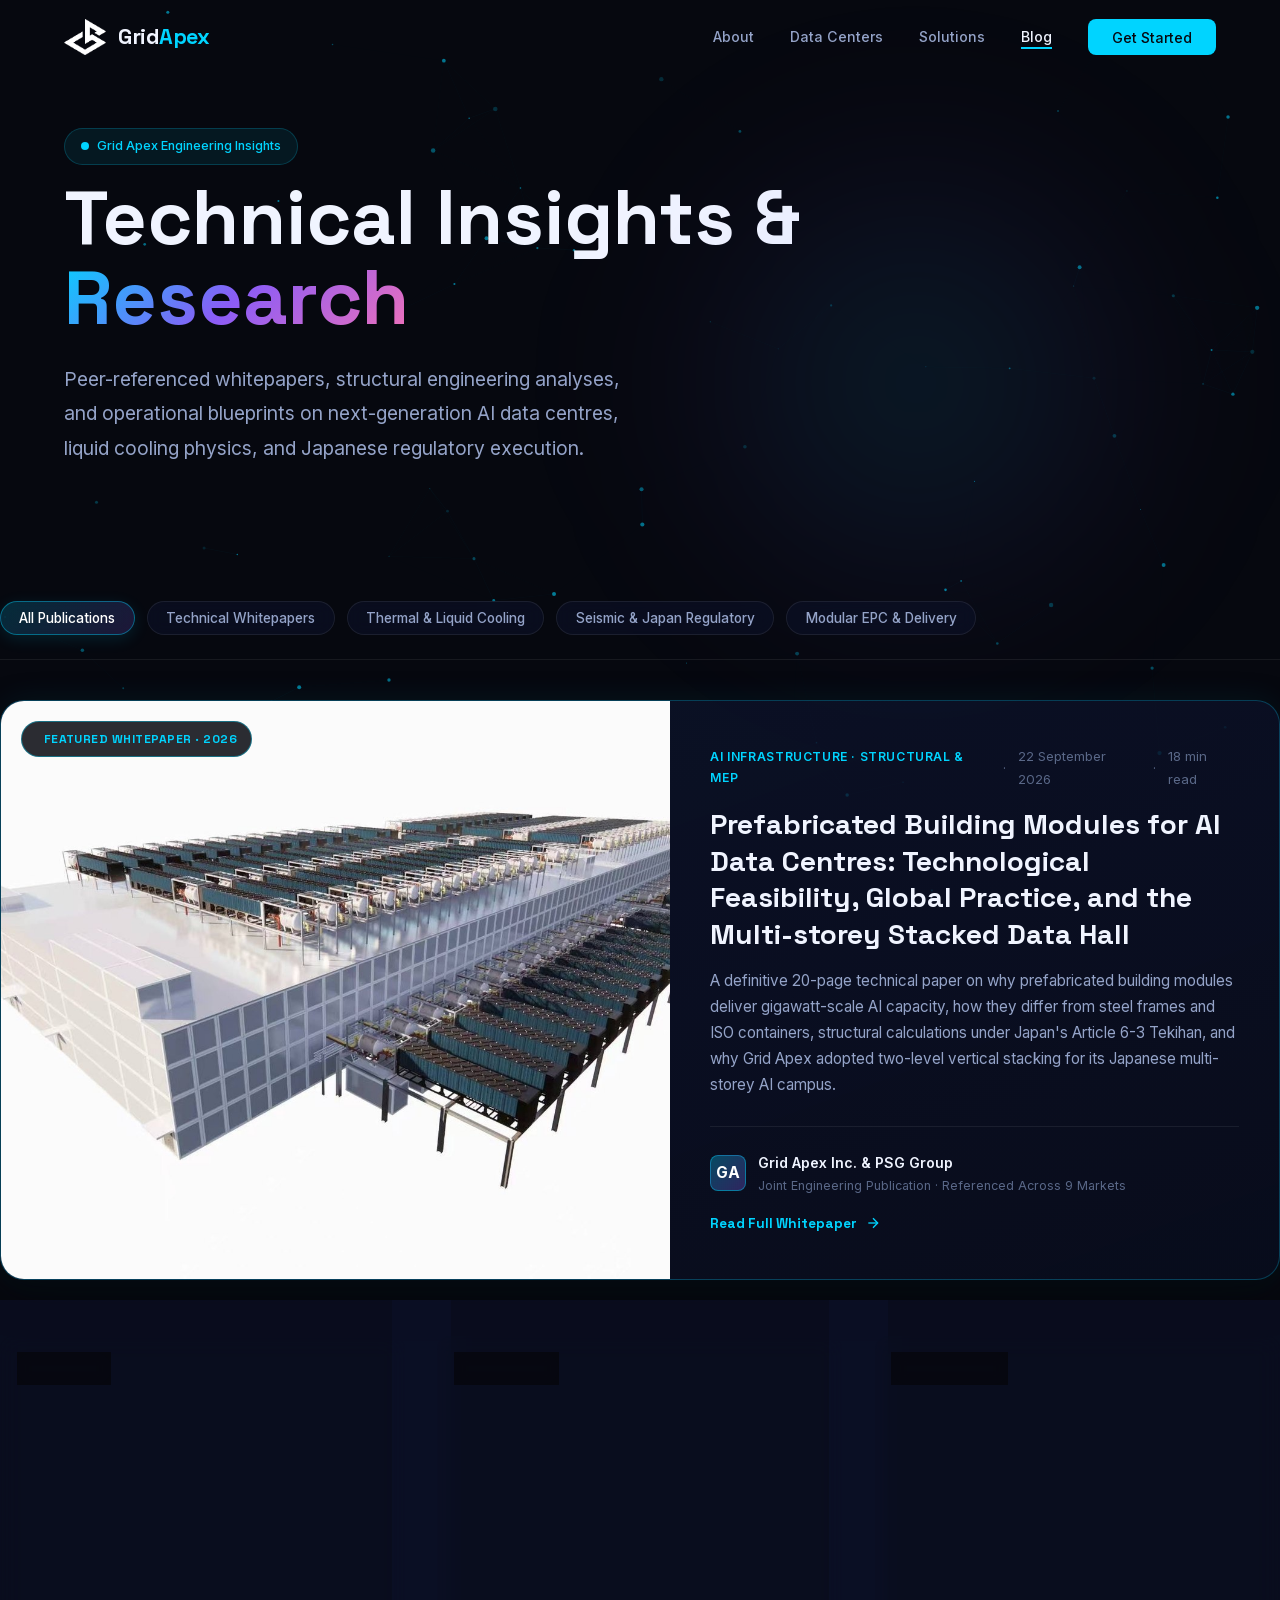
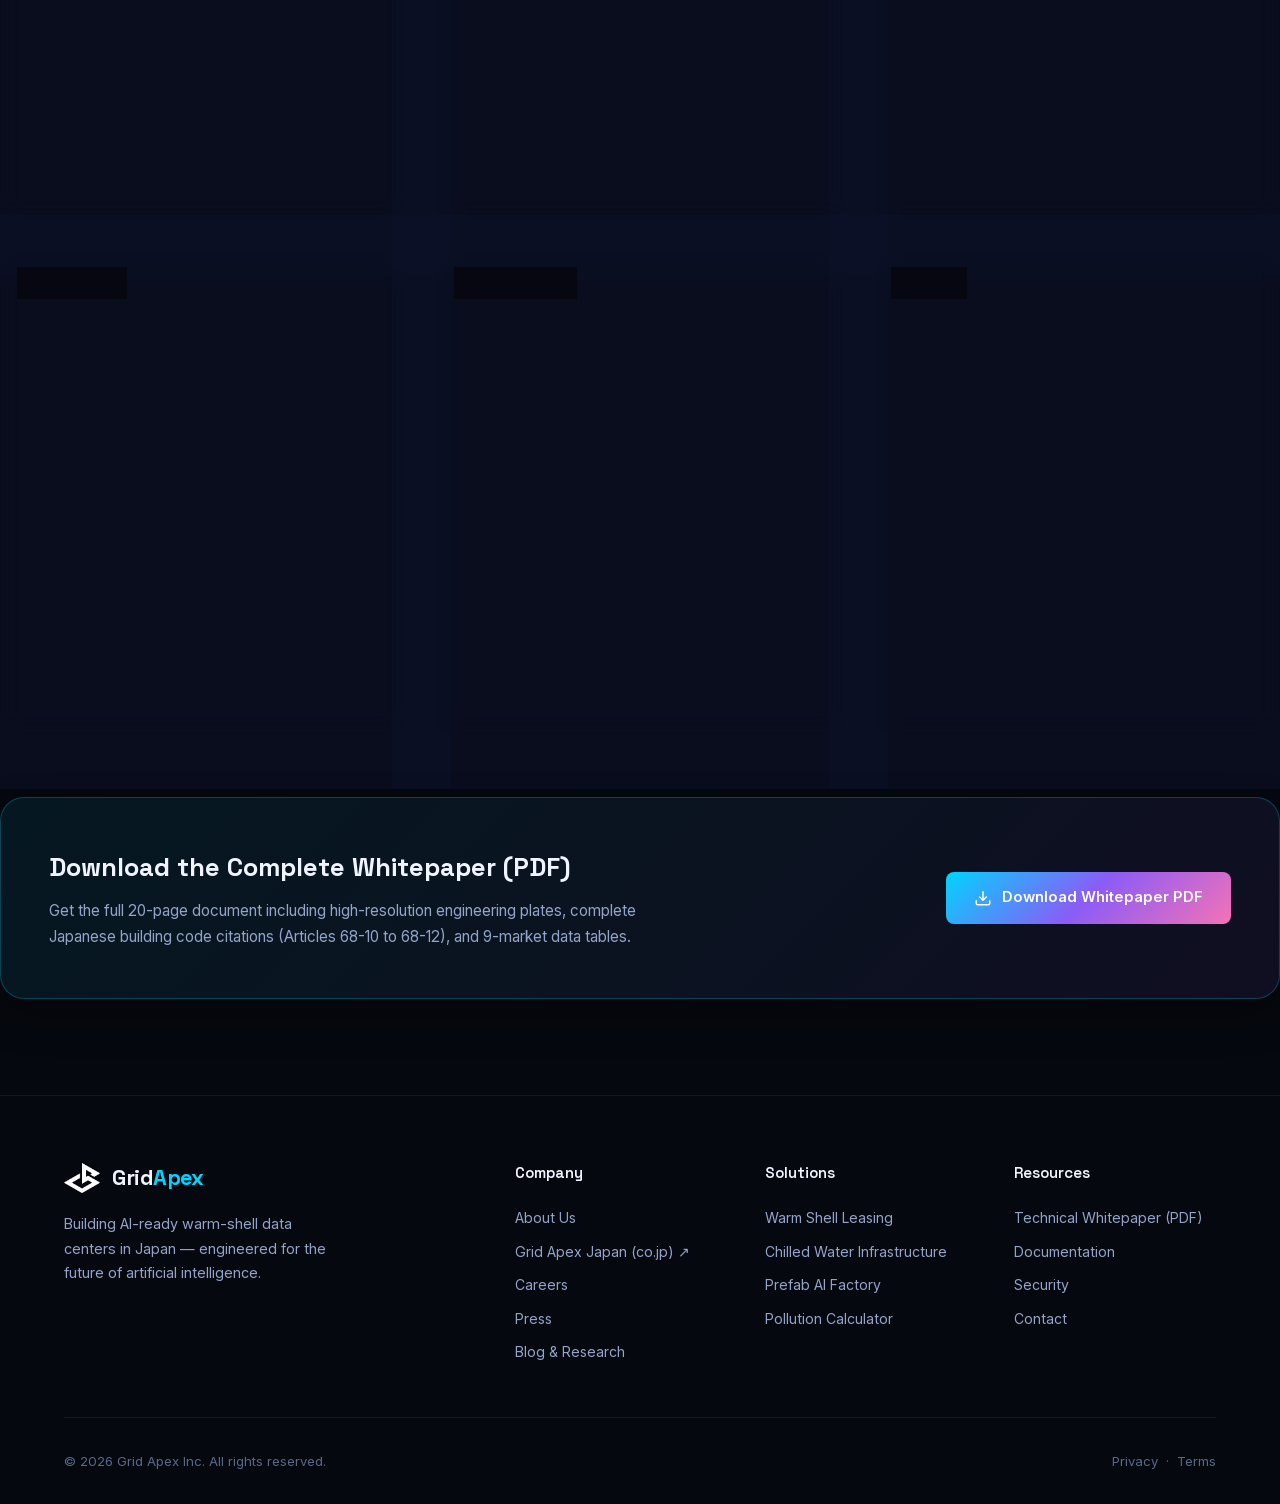
<file: blog.html>
<!DOCTYPE html>
<html lang="en">
<head>
  <meta charset="UTF-8" />
  <meta name="viewport" content="width=device-width, initial-scale=1.0" />
  <title>Blog & Research — Grid Apex</title>
  <meta name="description" content="Technical whitepapers, engineering analyses, and operational blueprints on AI data centre design, prefabricated modular architecture, and Japanese infrastructure." />
  <meta name="keywords" content="Grid Apex blog, AI data center whitepaper, modular data center research, liquid cooling, prefabricated building module, Article 6-3 tekihan" />
  <link rel="icon" href="assets/logo.png" type="image/png" />
  <link rel="stylesheet" href="styles.css?v=2.0" />
</head>
<body>

<!-- Animated particle background -->
<canvas id="bg-canvas"></canvas>

<div class="page-wrapper">

  <!-- ====== NAVBAR ====== -->
  <nav class="navbar" id="navbar">
    <div class="container">
      <a href="index.html" class="nav-brand">
        <img src="assets/logo.png" alt="Grid Apex Logo" />
        <span class="nav-brand-text">Grid<span>Apex</span></span>
      </a>
      <ul class="nav-links" id="navLinks">
        <li><a href="index.html#about" data-i18n="nav.about">About</a></li>
        <li><a href="datacenters.html" data-i18n="nav.datacenters">Data Centers</a></li>
        <li><a href="solutions.html" data-i18n="nav.solutions">Solutions</a></li>
        <li><a href="blog.html" class="active" data-i18n="nav.blog">Blog</a></li>
        <li><a href="index.html#contact" class="nav-cta" data-i18n="nav.cta">Get Started</a></li>
      </ul>
      <button class="burger" id="burger" aria-label="Toggle navigation">
        <span></span><span></span><span></span>
      </button>
    </div>
  </nav>

  <!-- ====== HERO ====== -->
  <section class="hero subpage-hero" id="hero">
    <div class="hero-content">
      <div class="hero-badge">
        <span class="pulse"></span>
        <span>Grid Apex Engineering Insights</span>
      </div>
      <h1>Technical Insights & <span class="gradient-text">Research</span></h1>
      <p>Peer-referenced whitepapers, structural engineering analyses, and operational blueprints on next-generation AI data centres, liquid cooling physics, and Japanese regulatory execution.</p>
    </div>
    <div class="hero-glow"></div>
  </section>

  <!-- ====== BLOG SECTION ====== -->
  <section class="blog-section">
    <div class="container">
      
      <!-- Category Filter Pills -->
      <div class="blog-filter-bar">
        <button class="blog-filter-btn active" onclick="filterArticles('all', this)">All Publications</button>
        <button class="blog-filter-btn" onclick="filterArticles('whitepaper', this)">Technical Whitepapers</button>
        <button class="blog-filter-btn" onclick="filterArticles('thermal', this)">Thermal & Liquid Cooling</button>
        <button class="blog-filter-btn" onclick="filterArticles('seismic', this)">Seismic & Japan Regulatory</button>
        <button class="blog-filter-btn" onclick="filterArticles('epc', this)">Modular EPC & Delivery</button>
      </div>

      <!-- FEATURED ARTICLE CARD (THE WHITEPAPER) -->
      <a href="article-prefabricated-modules-ai-datacentres.html" class="featured-card reveal" data-category="whitepaper">
        <div class="featured-img-wrap">
          <img loading="lazy" src="assets/blog/img/plate-7.jpg" alt="Prefabricated Building Modules for AI Data Centres" />
          <span class="featured-badge-pill">
            <span class="pulse"></span>
            Featured Whitepaper · 2026
          </span>
        </div>
        <div class="featured-body">
          <div class="featured-tag-line">
            <span class="tag">AI Infrastructure · Structural & MEP</span>
            <span>·</span>
            <span>22 September 2026</span>
            <span>·</span>
            <span>18 min read</span>
          </div>
          <h2 class="featured-title">
            Prefabricated Building Modules for AI Data Centres: Technological Feasibility, Global Practice, and the Multi-storey Stacked Data Hall
          </h2>
          <p class="featured-excerpt">
            A definitive 20-page technical paper on why prefabricated building modules deliver gigawatt-scale AI capacity, how they differ from steel frames and ISO containers, structural calculations under Japan's Article 6-3 Tekihan, and why Grid Apex adopted two-level vertical stacking for its Japanese multi-storey AI campus.
          </p>
          <div class="featured-meta">
            <div class="author-info">
              <div class="author-avatar">GA</div>
              <div class="author-text">
                <h5>Grid Apex Inc. & PSG Group</h5>
                <p>Joint Engineering Publication · Referenced Across 9 Markets</p>
              </div>
            </div>
            <div class="featured-actions">
              <span class="btn-read-now">
                Read Full Whitepaper
                <svg width="16" height="16" viewBox="0 0 24 24" fill="none" stroke="currentColor" stroke-width="2"><line x1="5" y1="12" x2="19" y2="12"/><polyline points="12 5 19 12 12 19"/></svg>
              </span>
            </div>
          </div>
        </div>
      </a>

      <!-- BLOG GRID -->
      <div class="blog-grid">

        <!-- Card 1: The Whitepaper Card -->
        <a href="article-prefabricated-modules-ai-datacentres.html" class="blog-card reveal" data-category="whitepaper">
          <div class="blog-card-img-wrap">
            <img loading="lazy" src="assets/blog/img/plate-7.jpg" alt="Prefabricated Building Modules for AI Data Centres" />
            <span class="blog-card-badge">Whitepaper</span>
          </div>
          <div class="blog-card-body">
            <div class="blog-card-meta">
              <span class="blog-card-tag">Architecture & EPC</span>
              <span>Sep 22, 2026</span>
            </div>
            <h3 class="blog-card-title">Prefabricated Building Modules for AI Data Centres: Global Practice</h3>
            <p class="blog-card-excerpt">
              The full 20-page engineering study covering the 3 modular families, Japanese seismic importance factor 1.5, and multi-storey stacked data halls.
            </p>
            <div class="blog-card-footer">
              <span>18 min read</span>
              <span class="blog-card-arrow">Read Article &rarr;</span>
            </div>
          </div>
        </a>

        <!-- Card 2: Liquid Cooling Gallery -->
        <a href="article-prefabricated-modules-ai-datacentres.html#sec-4" class="blog-card reveal" data-category="thermal">
          <div class="blog-card-img-wrap">
            <img loading="lazy" src="assets/blog/img/plate-4.jpg" alt="The Pre-Piped Coolant Gallery" />
            <span class="blog-card-badge" style="color:var(--accent-purple);border-color:rgba(139,92,246,0.4);">Thermal MEP</span>
          </div>
          <div class="blog-card-body">
            <div class="blog-card-meta">
              <span class="blog-card-tag" style="color:var(--accent-purple);">Liquid Cooling</span>
              <span>Sep 2026</span>
            </div>
            <h3 class="blog-card-title">The Pre-Piped Coolant Gallery: Why Factory Integration Beats Field Piping</h3>
            <p class="blog-card-excerpt">
              Direct-to-chip liquid cooling at 700–1,000 W per accelerator requires 30-bar pressure tolerance. Why factory jigs eliminate field leak risks.
            </p>
            <div class="blog-card-footer">
              <span>8 min read</span>
              <span class="blog-card-arrow">Read Article &rarr;</span>
            </div>
          </div>
        </a>

        <!-- Card 3: Japanese Seismic Code -->
        <a href="article-prefabricated-modules-ai-datacentres.html#sec-10" class="blog-card reveal" data-category="seismic">
          <div class="blog-card-img-wrap">
            <img loading="lazy" src="assets/blog/img/plate-10.jpg" alt="Substructure grid and foundation tolerance" />
            <span class="blog-card-badge" style="color:var(--accent-emerald);border-color:rgba(52,211,153,0.4);">Seismic & Code</span>
          </div>
          <div class="blog-card-body">
            <div class="blog-card-meta">
              <span class="blog-card-tag" style="color:var(--accent-emerald);">Japan Regulatory</span>
              <span>Sep 2026</span>
            </div>
            <h3 class="blog-card-title">Navigating Article 6-3 Tekihan and JDCC Tier 4 in Japan</h3>
            <p class="blog-card-excerpt">
              How prefabricated structural modules obtain Type Conformity Approval (型式適合認定) and resolve the critical path under severe trade scarcity.
            </p>
            <div class="blog-card-footer">
              <span>10 min read</span>
              <span class="blog-card-arrow">Read Article &rarr;</span>
            </div>
          </div>
        </a>

        <!-- Card 4: Stacking Mathematics -->
        <a href="article-prefabricated-modules-ai-datacentres.html#sec-9" class="blog-card reveal" data-category="whitepaper">
          <div class="blog-card-img-wrap">
            <img loading="lazy" src="assets/blog/img/plate-9.jpg" alt="Five levels of stacked volumetric modules" />
            <span class="blog-card-badge">Architecture</span>
          </div>
          <div class="blog-card-body">
            <div class="blog-card-meta">
              <span class="blog-card-tag">Vertical Stacking</span>
              <span>Sep 2026</span>
            </div>
            <h3 class="blog-card-title">Why Two Levels Specifically? The Mathematics of Superimposed Load</h3>
            <p class="blog-card-excerpt">
              Why two levels double megawatts per hectare while avoiding non-linear seismic penalties, complex smoke extract, and multi-year reviews.
            </p>
            <div class="blog-card-footer">
              <span>12 min read</span>
              <span class="blog-card-arrow">Read Article &rarr;</span>
            </div>
          </div>
        </a>

        <!-- Card 5: Next-Gen Compute Node -->
        <a href="article-prefabricated-modules-ai-datacentres.html#sec-11" class="blog-card reveal" data-category="thermal">
          <div class="blog-card-img-wrap">
            <img loading="lazy" src="assets/blog/img/plate-8.jpg" alt="Live liquid cooled direct to chip hall" />
            <span class="blog-card-badge" style="color:var(--accent-hot);border-color:rgba(244,114,182,0.4);">Compute Nodes</span>
          </div>
          <div class="blog-card-body">
            <div class="blog-card-meta">
              <span class="blog-card-tag" style="color:var(--accent-hot);">Hardware Roadmap</span>
              <span>Sep 2026</span>
            </div>
            <h3 class="blog-card-title">Designing for 600 kW Racks: The Four Capacity Envelopes</h3>
            <p class="blog-card-excerpt">
              IT turns over every 2–4 years while buildings last decades. Decoupling floor loading, power paths, and cooling manifolds at the module boundary.
            </p>
            <div class="blog-card-footer">
              <span>9 min read</span>
              <span class="blog-card-arrow">Read Article &rarr;</span>
            </div>
          </div>
        </a>

        <!-- Card 6: Crane Cycle & Delivery -->
        <a href="article-prefabricated-modules-ai-datacentres.html#sec-4" class="blog-card reveal" data-category="epc">
          <div class="blog-card-img-wrap">
            <img loading="lazy" src="assets/blog/img/plate-5.jpg" alt="Aerial view of modular data hall assembly" />
            <span class="blog-card-badge" style="color:var(--accent-blue);border-color:rgba(59,130,246,0.4);">Site EPC</span>
          </div>
          <div class="blog-card-body">
            <div class="blog-card-meta">
              <span class="blog-card-tag" style="color:var(--accent-blue);">Delivery Logistics</span>
              <span>Sep 2026</span>
            </div>
            <h3 class="blog-card-title">Inside the Setting Face: How Crawler Cranes Drive Hyperscale Speed</h3>
            <p class="blog-card-excerpt">
              In prefabricated modular construction, the critical path runs through factory line and foundations in parallel, converging at the crane.
            </p>
            <div class="blog-card-footer">
              <span>7 min read</span>
              <span class="blog-card-arrow">Read Article &rarr;</span>
            </div>
          </div>
        </a>

      </div>

      <!-- WHITEPAPER DOWNLOAD CTA BANNER -->
      <div class="blog-cta-banner reveal">
        <div class="blog-cta-text">
          <h3>Download the Complete Whitepaper (PDF)</h3>
          <p>Get the full 20-page document including high-resolution engineering plates, complete Japanese building code citations (Articles 68-10 to 68-12), and 9-market data tables.</p>
        </div>
        <a href="assets/docs/GridApex_Prefab-Module-AIDC-Paper.pdf" target="_blank" download class="btn-primary" style="padding:0.85rem 1.75rem;font-size:0.92rem;display:inline-flex;align-items:center;gap:0.6rem;">
          <svg width="18" height="18" viewBox="0 0 24 24" fill="none" stroke="currentColor" stroke-width="2"><path d="M21 15v4a2 2 0 0 1-2 2H5a2 2 0 0 1-2-2v-4"/><polyline points="7 10 12 15 17 10"/><line x1="12" y1="15" x2="12" y2="3"/></svg>
          Download Whitepaper PDF
        </a>
      </div>

    </div>
  </section>

  <!-- ====== FOOTER ====== -->
  <footer class="footer">
    <div class="container">
      <div class="footer-grid">
        <div class="footer-brand">
          <a href="index.html" class="nav-brand">
            <img src="assets/logo.png" alt="Grid Apex" style="width:36px;height:36px;" />
            <span class="nav-brand-text">Grid<span>Apex</span></span>
          </a>
          <p data-i18n="footer.desc">Building AI-ready warm-shell data centers in Japan — engineered for the future of artificial intelligence.</p>
        </div>
        <div class="footer-col">
          <h4 data-i18n="footer.company">Company</h4>
          <a href="index.html#about" data-i18n="footer.about">About Us</a>
          <a href="https://gridapex.co.jp" target="_blank" rel="noopener noreferrer" data-i18n="footer.japansite">Grid Apex Japan (co.jp) ↗</a>
          <a href="#">Careers</a>
          <a href="#">Press</a>
          <a href="blog.html" class="active" data-i18n="footer.blog">Blog & Research</a>
        </div>
        <div class="footer-col">
          <h4 data-i18n="footer.solutions">Solutions</h4>
          <a href="solutions.html" data-i18n="footer.sol1">Warm Shell Leasing</a>
          <a href="solutions.html" data-i18n="footer.sol2">Chilled Water Infrastructure</a>
          <a href="solutions.html" data-i18n="footer.sol3">Prefab AI Factory</a>
          <a href="calculator.html" data-i18n="footer.calc">Pollution Calculator</a>
        </div>
        <div class="footer-col">
          <h4 data-i18n="footer.resources">Resources</h4>
          <a href="assets/docs/GridApex_Prefab-Module-AIDC-Paper.pdf" target="_blank">Technical Whitepaper (PDF)</a>
          <a href="#">Documentation</a>
          <a href="#">Security</a>
          <a href="index.html#contact" data-i18n="footer.contact">Contact</a>
        </div>
      </div>
      <div class="footer-bottom">
        <span data-i18n="footer.copyright">&copy; 2026 Grid Apex Inc. All rights reserved.</span>
        <span>
          <a href="#" data-i18n="footer.privacy">Privacy</a> &nbsp;·&nbsp; <a href="#" data-i18n="footer.terms">Terms</a>
        </span>
      </div>
    </div>
  </footer>

</div><!-- /.page-wrapper -->

<script src="main.js"></script>
<script>
  function filterArticles(category, btn) {
    document.querySelectorAll('.blog-filter-btn').forEach(b => b.classList.remove('active'));
    btn.classList.add('active');

    const cards = document.querySelectorAll('.blog-card, .featured-card');
    cards.forEach(card => {
      const cardCat = card.dataset.category;
      if (category === 'all' || cardCat === category) {
        card.style.display = card.classList.contains('featured-card') ? 'grid' : 'flex';
      } else {
        card.style.display = 'none';
      }
    });
  }
</script>
</body>
</html>
</file>
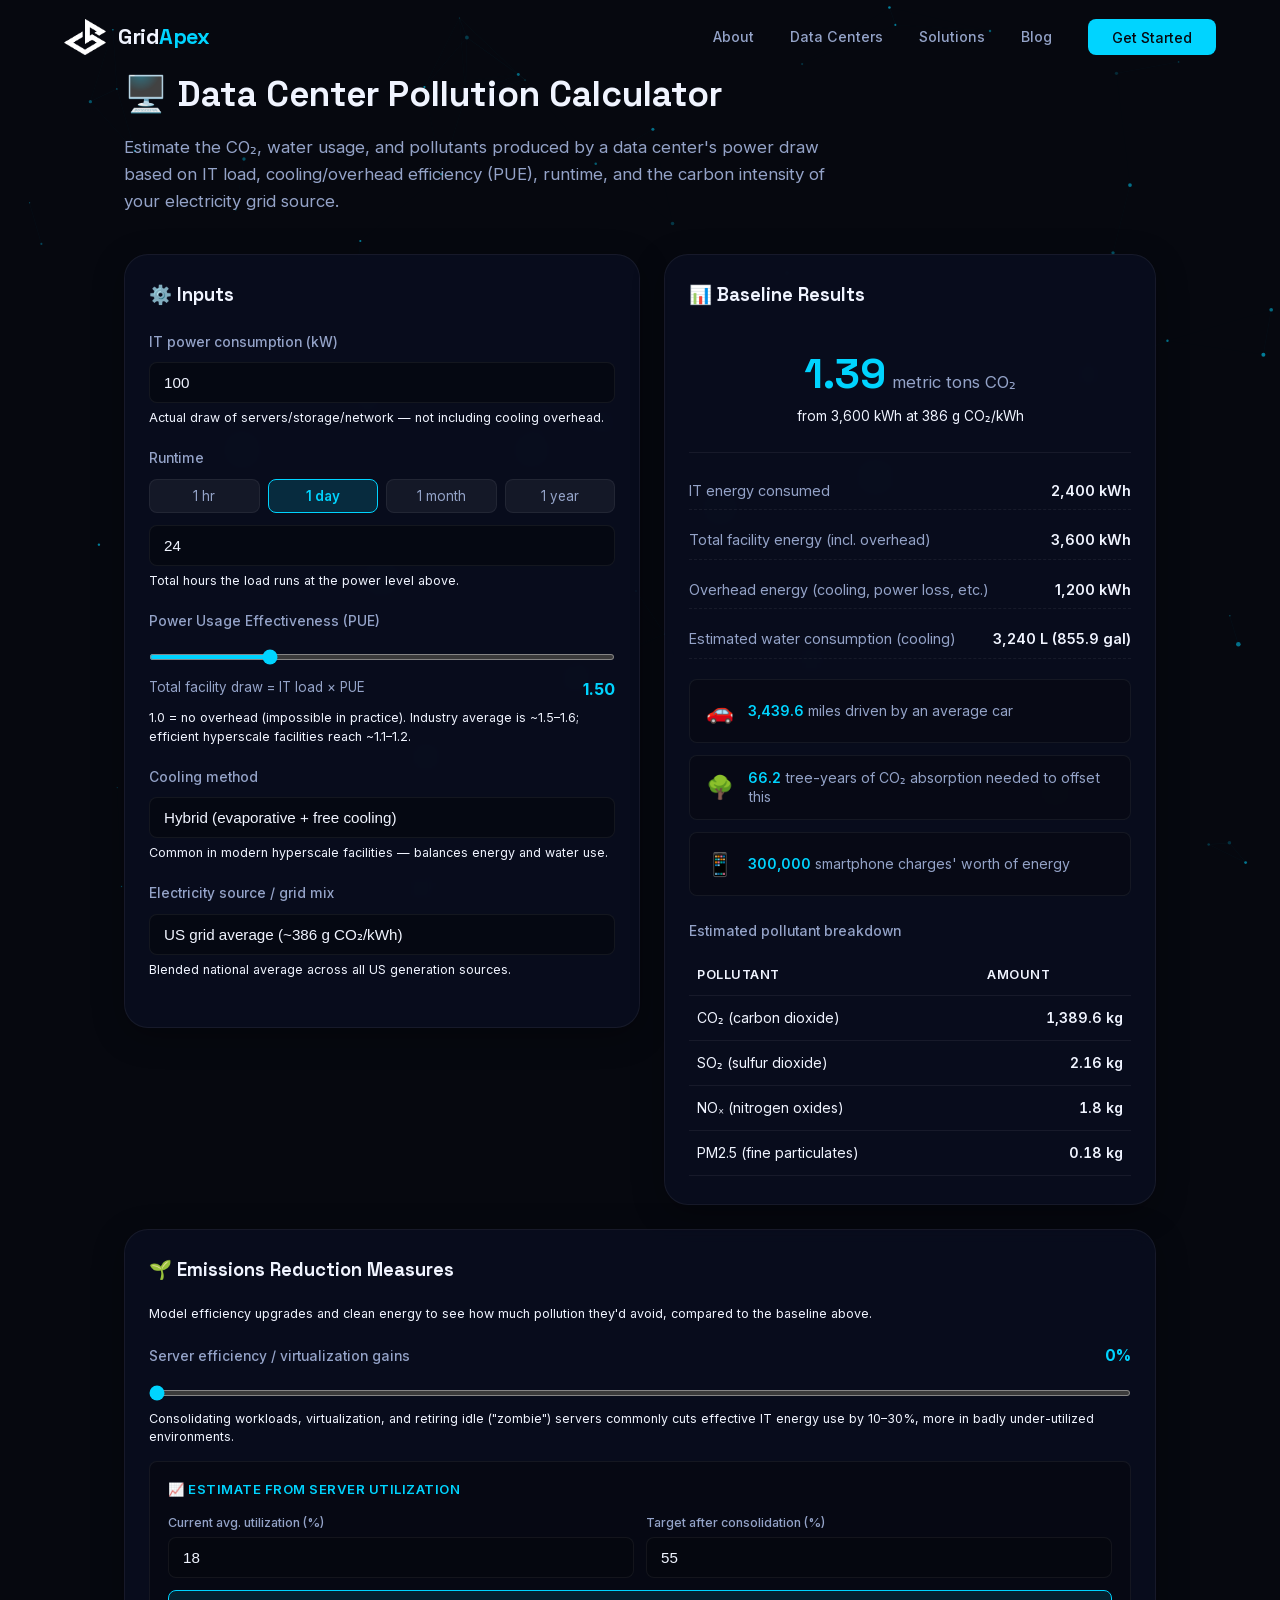
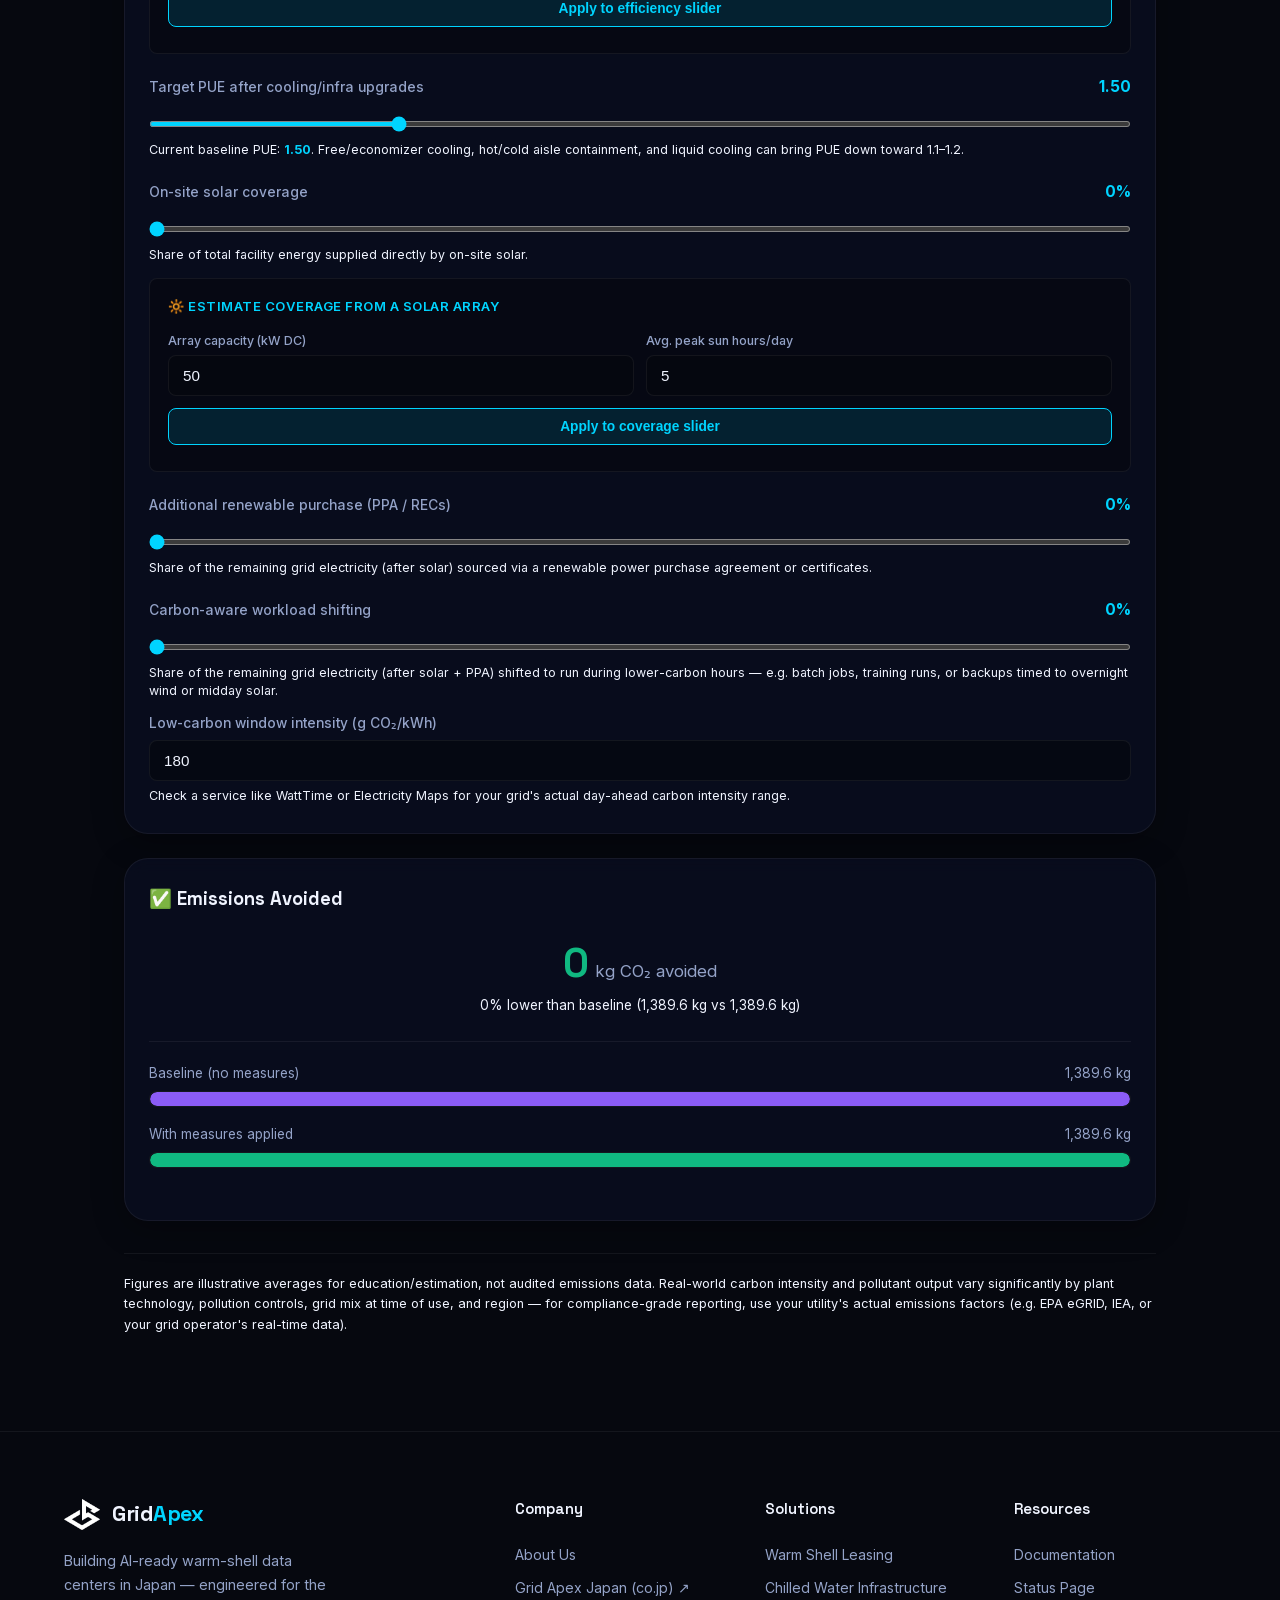
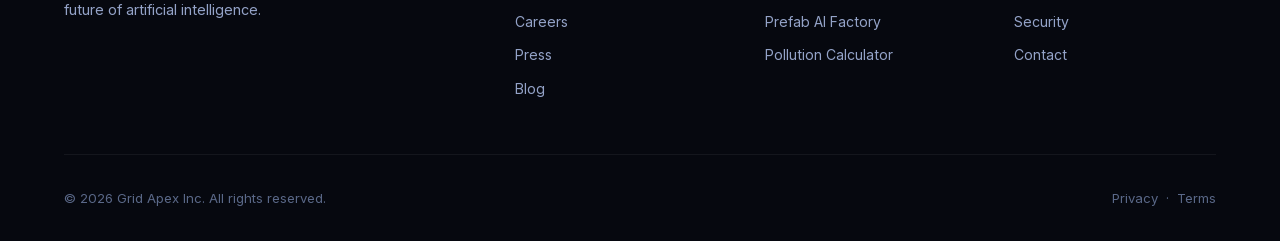
<file: calculator.html>
<!DOCTYPE html>
<html lang="en">
<head>
  <meta charset="UTF-8" />
  <meta name="viewport" content="width=device-width, initial-scale=1.0" />
  <title>Data Center Pollution Calculator — Grid Apex</title>
  <meta name="description" content="Estimate CO₂, water usage, and pollutants from data center power draw, and model efficiency and renewable energy reduction measures." />
  <link rel="icon" href="assets/logo.png" type="image/png" />
  <link rel="stylesheet" href="styles.css?v=2.0" />
  <style>
    :root {
      --calc-bg: #0b0f14;
      --calc-panel: #121821;
      --calc-panel-2: #161e2a;
      --calc-border: #232d3b;
      --calc-text: #e6edf3;
      --calc-muted: #8b98a9;
      --calc-accent: #00d4ff;
      --calc-accent-2: #f6ad55;
      --calc-danger: #f56565;
      --calc-good: #10b981;
    }
    
    .calc-wrap {
      max-width: 1080px;
      margin: 0 auto;
      padding: 4rem 1.5rem 6rem;
    }
    
    .calc-header {
      margin-bottom: 2.5rem;
      text-align: left;
    }
    .calc-header h1 {
      font-size: 2.2rem;
      font-family: var(--font-display);
      margin: 0 0 10px;
      display: flex;
      align-items: center;
      gap: 12px;
      color: var(--text-primary);
    }
    .calc-header p {
      color: var(--text-secondary);
      margin: 0;
      font-size: 1.05rem;
      max-width: 720px;
      line-height: 1.6;
    }
    
    .calc-grid {
      display: grid;
      grid-template-columns: 1fr;
      gap: 24px;
    }
    @media (min-width: 860px) {
      .calc-grid { grid-template-columns: 1.05fr 1fr; align-items: start; }
    }
    
    .calc-card {
      background: var(--bg-card);
      border: 1px solid var(--border);
      border-radius: var(--radius-lg);
      padding: 24px 24px 28px;
      backdrop-filter: blur(12px);
      box-shadow: 0 8px 32px rgba(0, 0, 0, 0.3);
    }
    .calc-card h2 {
      font-size: 1.15rem;
      font-family: var(--font-display);
      margin: 0 0 20px;
      color: var(--text-primary);
      display: flex;
      align-items: center;
      gap: 10px;
    }
    
    .calc-field { margin-bottom: 20px; }
    .calc-field:last-child { margin-bottom: 0; }
    
    .calc-label {
      display: block;
      font-size: 0.86rem;
      color: var(--text-secondary);
      margin-bottom: 8px;
      font-weight: 500;
    }
    
    .calc-row { display: flex; gap: 10px; align-items: center; }
    
    .calc-input, .calc-select {
      width: 100%;
      background: rgba(6, 8, 15, 0.7);
      border: 1px solid var(--border);
      color: var(--text-primary);
      padding: 11px 14px;
      border-radius: var(--radius-sm);
      font-size: 0.95rem;
      outline: none;
      transition: border-color 0.2s, box-shadow 0.2s;
    }
    .calc-input:focus, .calc-select:focus {
      border-color: var(--accent-cyan);
      box-shadow: 0 0 12px rgba(0, 212, 255, 0.2);
    }
    .calc-select { appearance: none; cursor: pointer; }
    .calc-select option { background: #0c1228; color: #fff; }
    
    .duration-buttons {
      display: flex;
      gap: 8px;
      margin-bottom: 12px;
      flex-wrap: wrap;
    }
    .duration-buttons button {
      flex: 1;
      min-width: 65px;
      background: rgba(255, 255, 255, 0.05);
      border: 1px solid var(--border);
      color: var(--text-secondary);
      padding: 8px 10px;
      border-radius: var(--radius-sm);
      font-size: 0.84rem;
      cursor: pointer;
      transition: all 0.2s;
      font-family: var(--font-body);
    }
    .duration-buttons button:hover { border-color: var(--accent-cyan); color: var(--text-primary); }
    .duration-buttons button.active {
      background: rgba(0, 212, 255, 0.15);
      border-color: var(--accent-cyan);
      color: var(--accent-cyan);
      font-weight: 600;
    }
    
    input[type="range"].calc-range {
      width: 100%;
      accent-color: var(--accent-cyan);
      height: 6px;
      cursor: pointer;
    }
    
    .pue-value {
      display: flex;
      justify-content: space-between;
      font-size: 0.84rem;
      color: var(--text-secondary);
      margin-top: 8px;
    }
    .pue-value strong { color: var(--accent-cyan); font-size: 1rem; }
    .calc-hint { font-size: 0.78rem; color: var(--text-muted); margin-top: 6px; line-height: 1.45; }
    
    .result-primary {
      text-align: center;
      padding: 20px 12px 24px;
      border-bottom: 1px solid var(--border);
      margin-bottom: 20px;
    }
    .result-primary .big {
      font-size: 2.6rem;
      font-weight: 700;
      font-family: var(--font-display);
      color: var(--accent-cyan);
      line-height: 1.1;
    }
    .result-primary .unit { font-size: 1.05rem; color: var(--text-secondary); margin-left: 6px; }
    .result-primary .sub { font-size: 0.85rem; color: var(--text-muted); margin-top: 8px; }
    
    .stat-list { display: grid; gap: 12px; margin-bottom: 20px; }
    .stat-row {
      display: flex;
      justify-content: space-between;
      align-items: baseline;
      font-size: 0.9rem;
      padding: 6px 0;
      border-bottom: 1px dashed rgba(255, 255, 255, 0.06);
    }
    .stat-row .label { color: var(--text-secondary); }
    .stat-row .val { font-weight: 600; color: var(--text-primary); }
    
    .equivalencies { display: grid; gap: 12px; margin-top: 6px; }
    .eq-item {
      display: flex;
      align-items: center;
      gap: 14px;
      background: rgba(6, 8, 15, 0.5);
      border: 1px solid var(--border);
      border-radius: var(--radius-sm);
      padding: 12px 16px;
    }
    .eq-item .icon { font-size: 1.4rem; }
    .eq-item .text { font-size: 0.88rem; line-height: 1.4; color: var(--text-secondary); }
    .eq-item .text strong { color: var(--accent-cyan); font-weight: 600; }
    
    table.pollutants {
      width: 100%;
      border-collapse: collapse;
      font-size: 0.88rem;
      margin-top: 8px;
    }
    table.pollutants th, table.pollutants td {
      text-align: left;
      padding: 10px 8px;
      border-bottom: 1px solid var(--border);
    }
    table.pollutants th { color: var(--text-muted); font-weight: 600; font-size: 0.8rem; text-transform: uppercase; letter-spacing: 0.5px; }
    table.pollutants td.num { text-align: right; font-variant-numeric: tabular-nums; font-weight: 600; color: var(--text-primary); }
    
    .section-card { margin-top: 24px; }
    .slider-label-row {
      display: flex;
      justify-content: space-between;
      align-items: baseline;
      margin-bottom: 8px;
    }
    .slider-label-row label { margin: 0; }
    .slider-label-row .value { color: var(--accent-cyan); font-weight: 700; font-size: 0.95rem; white-space: nowrap; margin-left: 10px; }
    
    .solar-helper {
      background: rgba(6, 8, 15, 0.6);
      border: 1px solid var(--border);
      border-radius: var(--radius-sm);
      padding: 16px 18px;
      margin-top: 14px;
    }
    .solar-helper .helper-title { font-size: 0.82rem; color: var(--accent-cyan); margin-bottom: 12px; font-weight: 600; text-transform: uppercase; letter-spacing: 0.5px; }
    .solar-helper .helper-row { display: flex; gap: 12px; margin-bottom: 12px; }
    .solar-helper .helper-row > div { flex: 1; }
    .solar-helper .helper-row label { font-size: 0.78rem; margin-bottom: 4px; }
    .solar-helper button {
      width: 100%;
      background: rgba(0, 212, 255, 0.12);
      border: 1px solid var(--accent-cyan);
      color: var(--accent-cyan);
      padding: 10px;
      border-radius: var(--radius-sm);
      font-size: 0.86rem;
      cursor: pointer;
      font-weight: 600;
      transition: background 0.2s, color 0.2s;
    }
    .solar-helper button:hover { background: rgba(0, 212, 255, 0.25); color: #fff; }
    .solar-helper .helper-result { font-size: 0.82rem; color: var(--text-secondary); margin-top: 10px; text-align: center; }
    
    .avoided-summary {
      text-align: center;
      padding: 8px 12px 24px;
      border-bottom: 1px solid var(--border);
      margin-bottom: 20px;
    }
    .avoided-summary .big { font-size: 2.5rem; font-weight: 700; font-family: var(--font-display); line-height: 1.1; }
    .avoided-summary .big.positive { color: #10b981; }
    .avoided-summary .big.negative { color: #f56565; }
    .avoided-summary .unit { font-size: 1.05rem; color: var(--text-secondary); margin-left: 6px; }
    .avoided-summary .sub { font-size: 0.85rem; color: var(--text-muted); margin-top: 8px; }
    
    .compare-bars { display: grid; gap: 16px; margin-bottom: 24px; }
    .compare-bar-row .bar-label {
      display: flex;
      justify-content: space-between;
      font-size: 0.84rem;
      color: var(--text-secondary);
      margin-bottom: 6px;
    }
    .compare-bar-track {
      background: rgba(6, 8, 15, 0.7);
      border-radius: 10px;
      height: 16px;
      overflow: hidden;
      border: 1px solid var(--border);
    }
    .compare-bar-fill { height: 100%; border-radius: 10px; transition: width 0.3s ease; }
    .compare-bar-fill.baseline { background: var(--accent-purple); }
    .compare-bar-fill.adjusted { background: #10b981; }

    .calc-footer-note {
      margin-top: 32px;
      font-size: 0.8rem;
      color: var(--text-muted);
      line-height: 1.6;
      border-top: 1px solid var(--border);
      padding-top: 20px;
    }
  </style>
</head>
<body>

<canvas id="bg-canvas"></canvas>

<div class="page-wrapper">

  <!-- ====== NAVBAR ====== -->
  <nav class="navbar" id="navbar">
    <div class="container">
      <a href="index.html" class="nav-brand">
        <img src="assets/logo.png" alt="Grid Apex Logo" />
        <span class="nav-brand-text">Grid<span>Apex</span></span>
      </a>
      <ul class="nav-links" id="navLinks">
        <li><a href="index.html#about" data-i18n="nav.about">About</a></li>
        <li><a href="datacenters.html" data-i18n="nav.datacenters">Data Centers</a></li>
        <li><a href="solutions.html" data-i18n="nav.solutions">Solutions</a></li>
        <li><a href="blog.html" data-i18n="nav.blog">Blog</a></li>
        <li><a href="index.html#contact" class="nav-cta" data-i18n="nav.cta">Get Started</a></li>
      </ul>

      <button class="burger" id="burger" aria-label="Toggle navigation">
        <span></span><span></span><span></span>
      </button>
    </div>
  </nav>

  <!-- ====== CALCULATOR WRAPPER ====== -->
  <div class="calc-wrap">
    <div class="calc-header">
      <h1>🖥️ Data Center Pollution Calculator</h1>
      <p>Estimate the CO₂, water usage, and pollutants produced by a data center's power draw based on IT load, cooling/overhead efficiency (PUE), runtime, and the carbon intensity of your electricity grid source.</p>
    </div>

    <div class="calc-grid">
      <!-- INPUTS CARD -->
      <div class="calc-card">
        <h2>⚙️ Inputs</h2>

        <div class="calc-field">
          <label class="calc-label" for="power">IT power consumption (kW)</label>
          <input type="number" id="power" class="calc-input" value="100" min="0" step="1">
          <div class="calc-hint">Actual draw of servers/storage/network — not including cooling overhead.</div>
        </div>

        <div class="calc-field">
          <label class="calc-label">Runtime</label>
          <div class="duration-buttons">
            <button data-hours="1">1 hr</button>
            <button data-hours="24" class="active">1 day</button>
            <button data-hours="720">1 month</button>
            <button data-hours="8760">1 year</button>
          </div>
          <input type="number" id="hours" class="calc-input" value="24" min="0" step="1">
          <div class="calc-hint">Total hours the load runs at the power level above.</div>
        </div>

        <div class="calc-field">
          <label class="calc-label" for="pue">Power Usage Effectiveness (PUE)</label>
          <input type="range" id="pue" class="calc-range" min="1.0" max="3.0" step="0.05" value="1.5">
          <div class="pue-value">
            <span>Total facility draw = IT load × PUE</span>
            <strong id="pueVal">1.50</strong>
          </div>
          <div class="calc-hint">1.0 = no overhead (impossible in practice). Industry average is ~1.5–1.6; efficient hyperscale facilities reach ~1.1–1.2.</div>
        </div>

        <div class="calc-field">
          <label class="calc-label" for="coolingMethod">Cooling method</label>
          <select id="coolingMethod" class="calc-select"></select>
          <div class="calc-hint" id="coolingHint">Common in modern hyperscale facilities — balances energy and water use.</div>
        </div>

        <div class="calc-field">
          <label class="calc-label" for="source">Electricity source / grid mix</label>
          <select id="source" class="calc-select"></select>
          <div class="calc-hint" id="sourceHint">Blended national average across all US generation sources.</div>
        </div>

        <div class="calc-field" id="customField" style="display:none;">
          <label class="calc-label" for="customIntensity">Custom carbon intensity (g CO₂/kWh)</label>
          <input type="number" id="customIntensity" class="calc-input" value="400" min="0" step="1">
        </div>
      </div>

      <!-- RESULTS CARD -->
      <div class="calc-card">
        <h2>📊 Baseline Results</h2>

        <div class="result-primary">
          <div><span class="big" id="co2Total">1.39</span><span class="unit" id="co2Unit">metric tons CO₂</span></div>
          <div class="sub" id="co2Sub">from 3,600 kWh at 386 g CO₂/kWh</div>
        </div>

        <div class="stat-list">
          <div class="stat-row"><span class="label">IT energy consumed</span><span class="val" id="itEnergy">2,400 kWh</span></div>
          <div class="stat-row"><span class="label">Total facility energy (incl. overhead)</span><span class="val" id="facilityEnergy">3,600 kWh</span></div>
          <div class="stat-row"><span class="label">Overhead energy (cooling, power loss, etc.)</span><span class="val" id="overheadEnergy">1,200 kWh</span></div>
          <div class="stat-row"><span class="label">Estimated water consumption (cooling)</span><span class="val" id="waterUsage">3,240 L (855.9 gal)</span></div>
        </div>

        <div class="equivalencies" id="equivalencies"></div>

        <div id="pollutantsBlock" style="margin-top:24px;">
          <label class="calc-label" style="margin-bottom:10px;">Estimated pollutant breakdown</label>
          <table class="pollutants">
            <thead><tr><th>Pollutant</th><th class="num">Amount</th></tr></thead>
            <tbody id="pollutantsBody"></tbody>
          </table>
        </div>
      </div>
    </div>

    <!-- EMISSIONS REDUCTION MEASURES -->
    <div class="calc-card section-card">
      <h2>🌱 Emissions Reduction Measures</h2>
      <p class="calc-hint" style="margin-bottom:20px;">Model efficiency upgrades and clean energy to see how much pollution they'd avoid, compared to the baseline above.</p>

      <div class="calc-field">
        <div class="slider-label-row"><label class="calc-label" for="effSlider">Server efficiency / virtualization gains</label><span class="value" id="effVal">0%</span></div>
        <input type="range" id="effSlider" class="calc-range" min="0" max="70" step="1" value="0">
        <div class="calc-hint">Consolidating workloads, virtualization, and retiring idle ("zombie") servers commonly cuts effective IT energy use by 10–30%, more in badly under-utilized environments.</div>

        <div class="solar-helper">
          <div class="helper-title">📈 Estimate from server utilization</div>
          <div class="helper-row">
            <div>
              <label class="calc-label" for="utilCurrent">Current avg. utilization (%)</label>
              <input type="number" id="utilCurrent" class="calc-input" value="18" min="1" max="100" step="1">
            </div>
            <div>
              <label class="calc-label" for="utilTarget">Target after consolidation (%)</label>
              <input type="number" id="utilTarget" class="calc-input" value="55" min="1" max="100" step="1">
            </div>
          </div>
          <button id="applyUtil" type="button">Apply to efficiency slider</button>
          <div class="helper-result" id="utilHelperResult"></div>
        </div>
      </div>

      <div class="calc-field">
        <div class="slider-label-row"><label class="calc-label" for="optPue">Target PUE after cooling/infra upgrades</label><span class="value" id="optPueVal">1.50</span></div>
        <input type="range" id="optPue" class="calc-range" min="1.0" max="3.0" step="0.05" value="1.5">
        <div class="calc-hint">Current baseline PUE: <strong id="pueCurrentRef" style="color:var(--accent-cyan)">1.50</strong>. Free/economizer cooling, hot/cold aisle containment, and liquid cooling can bring PUE down toward 1.1–1.2.</div>
      </div>

      <div class="calc-field">
        <div class="slider-label-row"><label class="calc-label" for="solarPct">On-site solar coverage</label><span class="value" id="solarVal">0%</span></div>
        <input type="range" id="solarPct" class="calc-range" min="0" max="100" step="1" value="0">
        <div class="calc-hint">Share of total facility energy supplied directly by on-site solar.</div>

        <div class="solar-helper">
          <div class="helper-title">🔆 Estimate coverage from a solar array</div>
          <div class="helper-row">
            <div>
              <label class="calc-label" for="solarCapacity">Array capacity (kW DC)</label>
              <input type="number" id="solarCapacity" class="calc-input" value="50" min="0" step="1">
            </div>
            <div>
              <label class="calc-label" for="sunHours">Avg. peak sun hours/day</label>
              <input type="number" id="sunHours" class="calc-input" value="5" min="0" step="0.1">
            </div>
          </div>
          <button id="applySolar" type="button">Apply to coverage slider</button>
          <div class="helper-result" id="solarHelperResult"></div>
        </div>
      </div>

      <div class="calc-field">
        <div class="slider-label-row"><label class="calc-label" for="renewPct">Additional renewable purchase (PPA / RECs)</label><span class="value" id="renewVal">0%</span></div>
        <input type="range" id="renewPct" class="calc-range" min="0" max="100" step="1" value="0">
        <div class="calc-hint">Share of the remaining grid electricity (after solar) sourced via a renewable power purchase agreement or certificates.</div>
      </div>

      <div class="calc-field">
        <div class="slider-label-row"><label class="calc-label" for="shiftPct">Carbon-aware workload shifting</label><span class="value" id="shiftVal">0%</span></div>
        <input type="range" id="shiftPct" class="calc-range" min="0" max="100" step="1" value="0">
        <div class="calc-hint">Share of the remaining grid electricity (after solar + PPA) shifted to run during lower-carbon hours — e.g. batch jobs, training runs, or backups timed to overnight wind or midday solar.</div>
        <div class="calc-row" style="margin-top:12px; gap:12px; align-items:flex-end;">
          <div style="flex:1;">
            <label class="calc-label" for="lowCarbonIntensity" style="margin-bottom:4px;">Low-carbon window intensity (g CO₂/kWh)</label>
            <input type="number" id="lowCarbonIntensity" class="calc-input" value="180" min="0" step="10">
          </div>
        </div>
        <div class="calc-hint">Check a service like WattTime or Electricity Maps for your grid's actual day-ahead carbon intensity range.</div>
      </div>
    </div>

    <!-- EMISSIONS AVOIDED -->
    <div class="calc-card section-card">
      <h2>✅ Emissions Avoided</h2>

      <div class="avoided-summary">
        <div><span class="big positive" id="avoidedBig">0</span><span class="unit" id="avoidedUnit">kg CO₂ avoided</span></div>
        <div class="sub" id="avoidedSub">0% lower than baseline</div>
      </div>

      <div class="compare-bars">
        <div class="compare-bar-row">
          <div class="bar-label"><span>Baseline (no measures)</span><span id="baselineBarLabel">1,389.6 kg</span></div>
          <div class="compare-bar-track"><div class="compare-bar-fill baseline" id="baselineBarFill" style="width:100%;"></div></div>
        </div>
        <div class="compare-bar-row">
          <div class="bar-label"><span>With measures applied</span><span id="adjustedBarLabel">1,389.6 kg</span></div>
          <div class="compare-bar-track"><div class="compare-bar-fill adjusted" id="adjustedBarFill" style="width: 100%;"></div></div>
        </div>
      </div>

      <div class="equivalencies" id="avoidedEquivalencies"></div>
    </div>

    <footer class="calc-footer-note">
      Figures are illustrative averages for education/estimation, not audited emissions data. Real-world carbon
      intensity and pollutant output vary significantly by plant technology, pollution controls, grid mix at time
      of use, and region — for compliance-grade reporting, use your utility's actual emissions factors (e.g. EPA
      eGRID, IEA, or your grid operator's real-time data).
    </footer>
  </div>

  <!-- ====== FOOTER ====== -->
  <footer class="footer">
    <div class="container">
      <div class="footer-grid">
        <div class="footer-brand">
          <a href="index.html" class="nav-brand">
            <img src="assets/logo.png" alt="Grid Apex" style="width:36px;height:36px;" />
            <span class="nav-brand-text">Grid<span>Apex</span></span>
          </a>
          <p data-i18n="footer.desc">Building AI-ready warm-shell data centers in Japan — engineered for the future of artificial intelligence.</p>
        </div>
        <div class="footer-col">
          <h4 data-i18n="footer.company">Company</h4>
          <a href="index.html#about" data-i18n="footer.about">About Us</a>
          <a href="https://gridapex.co.jp" target="_blank" rel="noopener noreferrer" data-i18n="footer.japansite">Grid Apex Japan (co.jp) ↗</a>
          <a href="#" data-i18n="footer.careers">Careers</a>
          <a href="#" data-i18n="footer.press">Press</a>
          <a href="#" data-i18n="footer.blog">Blog</a>
        </div>
        <div class="footer-col">
          <h4 data-i18n="footer.solutions">Solutions</h4>
          <a href="solutions.html" data-i18n="footer.sol1">Warm Shell Leasing</a>
          <a href="solutions.html" data-i18n="footer.sol2">Chilled Water Infrastructure</a>
          <a href="solutions.html" data-i18n="footer.sol3">Prefab AI Factory</a>
          <a href="calculator.html" data-i18n="footer.calc">Pollution Calculator</a>
        </div>
        <div class="footer-col">
          <h4 data-i18n="footer.resources">Resources</h4>
          <a href="#" data-i18n="footer.docs">Documentation</a>
          <a href="#" data-i18n="footer.status">Status Page</a>
          <a href="#" data-i18n="footer.security">Security</a>
          <a href="index.html#contact" data-i18n="footer.contact">Contact</a>
        </div>
      </div>
      <div class="footer-bottom">
        <span data-i18n="footer.copyright">&copy; 2026 Grid Apex Inc. All rights reserved.</span>
        <span>
          <a href="#" data-i18n="footer.privacy">Privacy</a> &nbsp;·&nbsp; <a href="#" data-i18n="footer.terms">Terms</a>
        </span>
      </div>
    </div>
  </footer>

</div><!-- /.page-wrapper -->

<script>
  // Data Center Pollution Calculator Script
  const SOURCES = [
    { id: "coal",    label: "Coal",                 co2: 900, so2: 4.5,  nox: 1.8,  pm25: 0.30, note: "Highest-emitting common source; includes mining/transport lifecycle losses." },
    { id: "oil",     label: "Oil / diesel",          co2: 650, so2: 5.0,  nox: 1.6,  pm25: 0.40, note: "Common for backup generators, not typical grid baseload in most regions." },
    { id: "gas",     label: "Natural gas",           co2: 490, so2: 0.03, nox: 0.5,  pm25: 0.03, note: "Roughly half the CO₂ of coal per kWh; much lower particulates/SO₂." },
    { id: "us",      label: "US grid average",       co2: 386, so2: 0.6,  nox: 0.5,  pm25: 0.05, note: "Blended national average across all US generation sources." },
    { id: "eu",      label: "EU grid average",       co2: 230, so2: 0.3,  nox: 0.3,  pm25: 0.03, note: "Blended average across EU generation mix (higher renewables/nuclear share)." },
    { id: "global",  label: "Global grid average",   co2: 475, so2: 0.9,  nox: 0.6,  pm25: 0.08, note: "Worldwide blended average across all generation types." },
    { id: "hydro",   label: "Hydroelectric",         co2: 24,  so2: 0.01, nox: 0.01, pm25: 0.005, note: "Low direct emissions; mostly from construction/reservoir lifecycle." },
    { id: "nuclear", label: "Nuclear",                co2: 12,  so2: 0.002,nox: 0.002,pm25: 0.001, note: "Very low lifecycle emissions; no combustion pollutants." },
    { id: "solar",   label: "Solar PV",              co2: 45,  so2: 0.02, nox: 0.02, pm25: 0.01, note: "Emissions mostly from panel manufacturing, not operation." },
    { id: "wind",    label: "Wind",                  co2: 11,  so2: 0.01, nox: 0.01, pm25: 0.005, note: "Lowest lifecycle footprint of common sources." },
    { id: "custom",  label: "Custom…",                co2: null, so2: null, nox: null, pm25: null, note: "Enter your own grid carbon intensity below." },
  ];

  const $ = (id) => document.getElementById(id);
  const powerEl = $("power"), hoursEl = $("hours"), pueEl = $("pue"), pueVal = $("pueVal");
  const sourceEl = $("source"), sourceHint = $("sourceHint"), customField = $("customField"), customIntensityEl = $("customIntensity");
  const coolingMethodEl = $("coolingMethod"), coolingHint = $("coolingHint");

  const effSlider = $("effSlider"), effVal = $("effVal");
  const optPueEl = $("optPue"), optPueVal = $("optPueVal"), pueCurrentRef = $("pueCurrentRef");
  const solarPctEl = $("solarPct"), solarVal = $("solarVal");
  const renewPctEl = $("renewPct"), renewVal = $("renewVal");
  const solarCapacityEl = $("solarCapacity"), sunHoursEl = $("sunHours");
  const applySolarBtn = $("applySolar"), solarHelperResult = $("solarHelperResult");
  const utilCurrentEl = $("utilCurrent"), utilTargetEl = $("utilTarget");
  const applyUtilBtn = $("applyUtil"), utilHelperResult = $("utilHelperResult");
  const shiftPctEl = $("shiftPct"), shiftVal = $("shiftVal"), lowCarbonIntensityEl = $("lowCarbonIntensity");

  const SOLAR_LIFECYCLE_INTENSITY = 45;
  const PPA_INTENSITY = 24;
  const IDLE_POWER_FRACTION = 0.5;

  const COOLING_METHODS = [
    { id: "air",  label: "Air-cooled (dry, no water use)",         wue: 0.0, note: "No direct water use; heat rejected via dry coolers/refrigerant. Usually higher PUE." },
    { id: "free", label: "Free / economizer cooling",              wue: 0.0, note: "Uses cool outside air directly — minimal water, but climate-dependent." },
    { id: "evap", label: "Evaporative cooling tower",               wue: 1.8, note: "Very effective at lowering PUE, but consumes significant on-site water." },
    { id: "hybrid", label: "Hybrid (evaporative + free cooling)",  wue: 0.9, note: "Common in modern hyperscale facilities — balances energy and water use." },
    { id: "liquid", label: "Direct liquid cooling (closed-loop)",  wue: 0.2, note: "Low water use with minimal make-up water; supports very low PUE at high density." },
  ];

  SOURCES.forEach(s => {
    const opt = document.createElement("option");
    opt.value = s.id;
    opt.textContent = s.id === "custom" ? s.label : `${s.label} (~${s.co2} g CO₂/kWh)`;
    sourceEl.appendChild(opt);
  });
  sourceEl.value = "us";

  COOLING_METHODS.forEach(c => {
    const opt = document.createElement("option");
    opt.value = c.id;
    opt.textContent = c.label;
    coolingMethodEl.appendChild(opt);
  });
  coolingMethodEl.value = "hybrid";

  document.querySelectorAll(".duration-buttons button").forEach(btn => {
    btn.addEventListener("click", () => {
      document.querySelectorAll(".duration-buttons button").forEach(b => b.classList.remove("active"));
      btn.classList.add("active");
      hoursEl.value = btn.dataset.hours;
      calculate();
    });
  });

  hoursEl.addEventListener("input", () => {
    document.querySelectorAll(".duration-buttons button").forEach(b => b.classList.remove("active"));
    calculate();
  });

  [powerEl, pueEl, customIntensityEl].forEach(el => el.addEventListener("input", calculate));
  sourceEl.addEventListener("change", () => {
    const isCustom = sourceEl.value === "custom";
    customField.style.display = isCustom ? "block" : "none";
    const s = SOURCES.find(s => s.id === sourceEl.value);
    sourceHint.textContent = s.note;
    calculate();
  });

  coolingMethodEl.addEventListener("change", () => {
    const c = COOLING_METHODS.find(c => c.id === coolingMethodEl.value);
    coolingHint.textContent = c.note;
    calculate();
  });

  [effSlider, optPueEl, solarPctEl, renewPctEl, shiftPctEl, lowCarbonIntensityEl].forEach(el => el.addEventListener("input", calculate));

  applyUtilBtn.addEventListener("click", () => {
    const u1 = Math.min(100, Math.max(1, parseFloat(utilCurrentEl.value) || 1)) / 100;
    const u2 = Math.min(100, Math.max(1, parseFloat(utilTargetEl.value) || 1)) / 100;
    const idle = IDLE_POWER_FRACTION;

    const energyFactor1 = idle / u1 + (1 - idle);
    const energyFactor2 = idle / u2 + (1 - idle);
    const reductionFraction = 1 - (energyFactor2 / energyFactor1);
    const reductionPct = Math.max(0, Math.min(70, Math.round(reductionFraction * 100)));

    effSlider.value = reductionPct;
    utilHelperResult.textContent = u2 > u1
      ? `Raising utilization ${Math.round(u1*100)}% → ${Math.round(u2*100)}% needs ~${reductionPct}% less energy for the same workload (idle draw assumed at ${Math.round(idle*100)}% of peak).`
      : `Target utilization isn't higher than current — no savings to apply.`;
    calculate();
  });

  applySolarBtn.addEventListener("click", () => {
    const capacity = Math.max(0, parseFloat(solarCapacityEl.value) || 0);
    const sunHrs = Math.max(0, parseFloat(sunHoursEl.value) || 0);
    const performanceRatio = 0.8;
    const dailySolarKwh = capacity * sunHrs * performanceRatio;

    const power = Math.max(0, parseFloat(powerEl.value) || 0);
    const hours = Math.max(0, parseFloat(hoursEl.value) || 0);
    const eff = parseFloat(effSlider.value) || 0;
    const optPue = parseFloat(optPueEl.value) || 1.0;
    const itEnergyAdjusted = power * hours * (1 - eff / 100);
    const facilityEnergyAdjusted = itEnergyAdjusted * optPue;
    const avgDailyFacilityKwh = hours > 0 ? facilityEnergyAdjusted / (hours / 24) : 0;

    const coveragePct = avgDailyFacilityKwh > 0
      ? Math.min(100, Math.round((dailySolarKwh / avgDailyFacilityKwh) * 100))
      : 0;

    solarPctEl.value = coveragePct;
    solarHelperResult.textContent = `≈ ${fmt(dailySolarKwh, 0)} kWh/day → covers ~${coveragePct}% of average daily facility load`;
    calculate();
  });

  function fmt(n, decimals = 1) {
    return n.toLocaleString(undefined, { maximumFractionDigits: decimals, minimumFractionDigits: 0 });
  }

  function calculate() {
    const power = Math.max(0, parseFloat(powerEl.value) || 0);
    const hours = Math.max(0, parseFloat(hoursEl.value) || 0);
    const pue = parseFloat(pueEl.value) || 1.0;
    pueVal.textContent = pue.toFixed(2);

    const sourceId = sourceEl.value;
    const source = SOURCES.find(s => s.id === sourceId);
    const intensity = sourceId === "custom" ? (Math.max(0, parseFloat(customIntensityEl.value) || 0)) : source.co2;
    if (sourceId !== "custom") sourceHint.textContent = source.note;
    else sourceHint.textContent = "Grams of CO₂ emitted per kWh of electricity from your source.";

    const itEnergyKwh = power * hours;
    const facilityEnergyKwh = itEnergyKwh * pue;
    const overheadKwh = facilityEnergyKwh - itEnergyKwh;

    $("itEnergy").textContent = `${fmt(itEnergyKwh)} kWh`;
    $("facilityEnergy").textContent = `${fmt(facilityEnergyKwh)} kWh`;
    $("overheadEnergy").textContent = `${fmt(overheadKwh)} kWh`;

    const cooling = COOLING_METHODS.find(c => c.id === coolingMethodEl.value);
    const waterLiters = facilityEnergyKwh * cooling.wue;
    const waterGallons = waterLiters * 0.264172;
    $("waterUsage").textContent = waterLiters > 0
      ? `${fmt(waterLiters)} L (${fmt(waterGallons)} gal)`
      : `~0 L (negligible)`;

    const co2Grams = facilityEnergyKwh * intensity;
    const co2Kg = co2Grams / 1000;
    const co2Tons = co2Kg / 1000;

    let bigVal, unit;
    if (co2Tons >= 1) {
      bigVal = fmt(co2Tons, 2);
      unit = "metric tons CO₂";
    } else {
      bigVal = fmt(co2Kg, co2Kg < 10 ? 2 : 0);
      unit = "kg CO₂";
    }
    $("co2Total").textContent = bigVal;
    $("co2Unit").textContent = unit;
    $("co2Sub").textContent = `from ${fmt(facilityEnergyKwh)} kWh at ${fmt(intensity,0)} g CO₂/kWh`;

    const milesDriven = co2Kg / 0.404;
    const treesPerYear = co2Kg / 21;
    const phoneCharges = intensity > 0 ? (co2Grams / (0.012 * intensity)) : 0;

    const eqEl = $("equivalencies");
    eqEl.innerHTML = `
      <div class="eq-item"><span class="icon">🚗</span><span class="text"><strong>${fmt(milesDriven)}</strong> miles driven by an average car</span></div>
      <div class="eq-item"><span class="icon">🌳</span><span class="text"><strong>${fmt(treesPerYear)}</strong> tree-years of CO₂ absorption needed to offset this</span></div>
      <div class="eq-item"><span class="icon">📱</span><span class="text"><strong>${fmt(phoneCharges,0)}</strong> smartphone charges' worth of energy</span></div>
    `;

    const pb = $("pollutantsBody");
    if (sourceId === "custom") {
      pb.innerHTML = `<tr><td colspan="2" style="color:var(--text-muted); text-align:center; padding:16px 0;">Select a specific energy source to see SO₂ / NOx / PM2.5 estimates.</td></tr>`;
    } else {
      const so2 = facilityEnergyKwh * source.so2 / 1000;
      const nox = facilityEnergyKwh * source.nox / 1000;
      const pm25 = facilityEnergyKwh * source.pm25 / 1000;
      pb.innerHTML = `
        <tr><td>CO₂ (carbon dioxide)</td><td class="num">${fmt(co2Kg)} kg</td></tr>
        <tr><td>SO₂ (sulfur dioxide)</td><td class="num">${fmt(so2,3)} kg</td></tr>
        <tr><td>NOₓ (nitrogen oxides)</td><td class="num">${fmt(nox,3)} kg</td></tr>
        <tr><td>PM2.5 (fine particulates)</td><td class="num">${fmt(pm25,3)} kg</td></tr>
      `;
    }

    pueCurrentRef.textContent = pue.toFixed(2);

    const eff = parseFloat(effSlider.value);
    effVal.textContent = `${eff}%`;
    const optPue = parseFloat(optPueEl.value);
    optPueVal.textContent = optPue.toFixed(2);
    const solarPct = parseFloat(solarPctEl.value);
    solarVal.textContent = `${solarPct}%`;
    const renewPct = parseFloat(renewPctEl.value);
    renewVal.textContent = `${renewPct}%`;
    const shiftPct = parseFloat(shiftPctEl.value);
    shiftVal.textContent = `${shiftPct}%`;
    const lowCarbonIntensity = Math.max(0, parseFloat(lowCarbonIntensityEl.value) || 0);

    const itEnergyAdjusted = itEnergyKwh * (1 - eff / 100);
    const facilityEnergyAdjusted = itEnergyAdjusted * optPue;

    const solarEnergy = facilityEnergyAdjusted * (solarPct / 100);
    const remainingAfterSolar = facilityEnergyAdjusted - solarEnergy;
    const renewEnergy = remainingAfterSolar * (renewPct / 100);
    const gridEnergy = remainingAfterSolar - renewEnergy;

    const shiftedGridEnergy = gridEnergy * (shiftPct / 100);
    const normalGridEnergy = gridEnergy - shiftedGridEnergy;

    const co2AdjustedGrams = solarEnergy * SOLAR_LIFECYCLE_INTENSITY
      + renewEnergy * PPA_INTENSITY
      + shiftedGridEnergy * lowCarbonIntensity
      + normalGridEnergy * intensity;
    const co2AdjustedKg = co2AdjustedGrams / 1000;

    const avoidedKg = co2Kg - co2AdjustedKg;
    const avoidedPct = co2Kg > 0 ? (avoidedKg / co2Kg) * 100 : 0;

    const avoidedBig = $("avoidedBig"), avoidedUnit = $("avoidedUnit"), avoidedSub = $("avoidedSub");
    avoidedBig.classList.remove("positive", "negative");
    if (avoidedKg >= 0) {
      avoidedBig.classList.add("positive");
      avoidedBig.textContent = fmt(Math.abs(avoidedKg), Math.abs(avoidedKg) < 10 ? 2 : 0);
      avoidedUnit.textContent = "kg CO₂ avoided";
      avoidedSub.textContent = `${fmt(avoidedPct, 1)}% lower than baseline (${fmt(co2AdjustedKg)} kg vs ${fmt(co2Kg)} kg)`;
    } else {
      avoidedBig.classList.add("negative");
      avoidedBig.textContent = fmt(Math.abs(avoidedKg), Math.abs(avoidedKg) < 10 ? 2 : 0);
      avoidedUnit.textContent = "kg CO₂ added";
      avoidedSub.textContent = `Settings above baseline PUE increase emissions ${fmt(Math.abs(avoidedPct), 1)}% vs the baseline scenario`;
    }

    const maxBar = Math.max(co2Kg, co2AdjustedKg, 0.0001);
    $("baselineBarLabel").textContent = `${fmt(co2Kg)} kg`;
    $("adjustedBarLabel").textContent = `${fmt(co2AdjustedKg)} kg`;
    $("baselineBarFill").style.width = `${(co2Kg / maxBar) * 100}%`;
    $("adjustedBarFill").style.width = `${(co2AdjustedKg / maxBar) * 100}%`;

    const avoidedEqEl = $("avoidedEquivalencies");
    if (avoidedKg > 0) {
      const milesAvoided = avoidedKg / 0.404;
      const treesAvoided = avoidedKg / 21;
      avoidedEqEl.innerHTML = `
        <div class="eq-item"><span class="icon">🚗</span><span class="text">Equivalent to not driving <strong>${fmt(milesAvoided)}</strong> miles</span></div>
        <div class="eq-item"><span class="icon">🌳</span><span class="text">Equivalent to <strong>${fmt(treesAvoided)}</strong> tree-years of CO₂ absorption</span></div>
      `;
    } else {
      avoidedEqEl.innerHTML = "";
    }
  }

  sourceEl.dispatchEvent(new Event("change"));
  coolingMethodEl.dispatchEvent(new Event("change"));
  calculate();
</script>

<script src="main.js"></script>
</body>
</html>
</file>
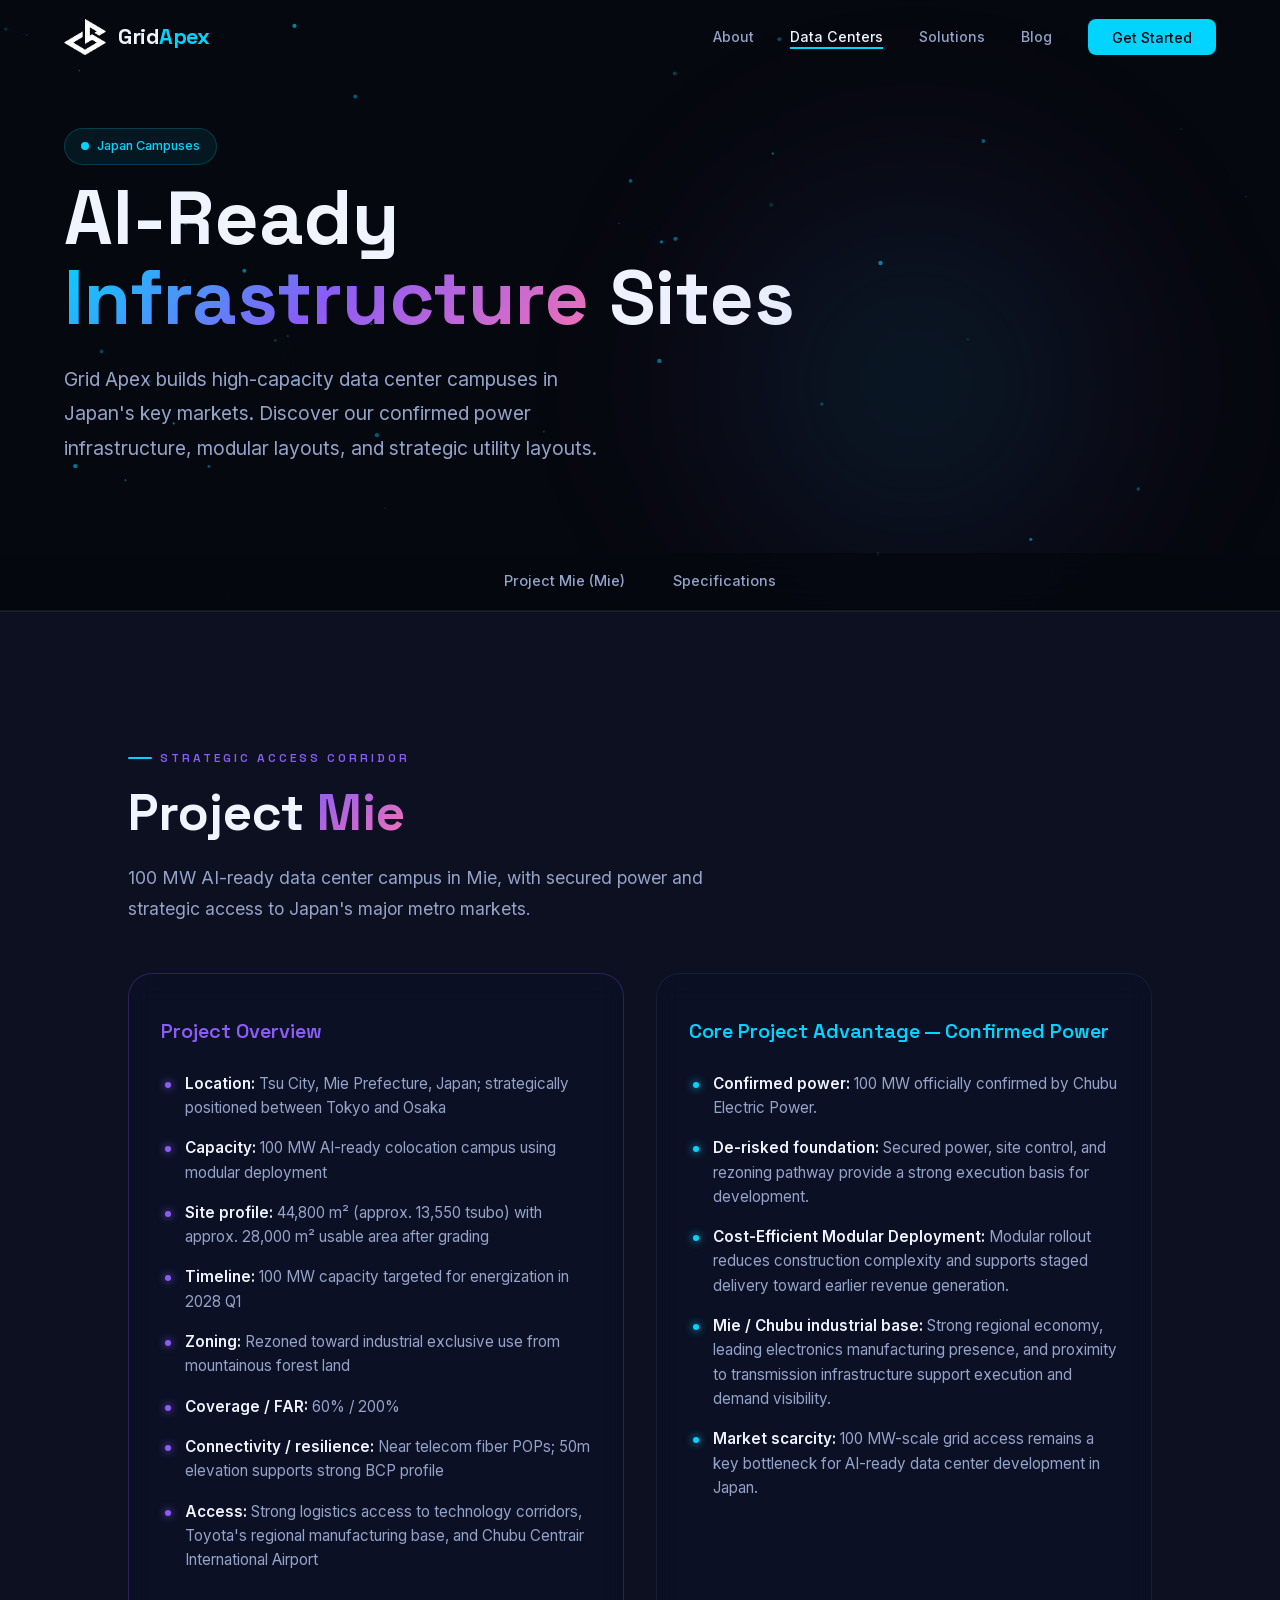
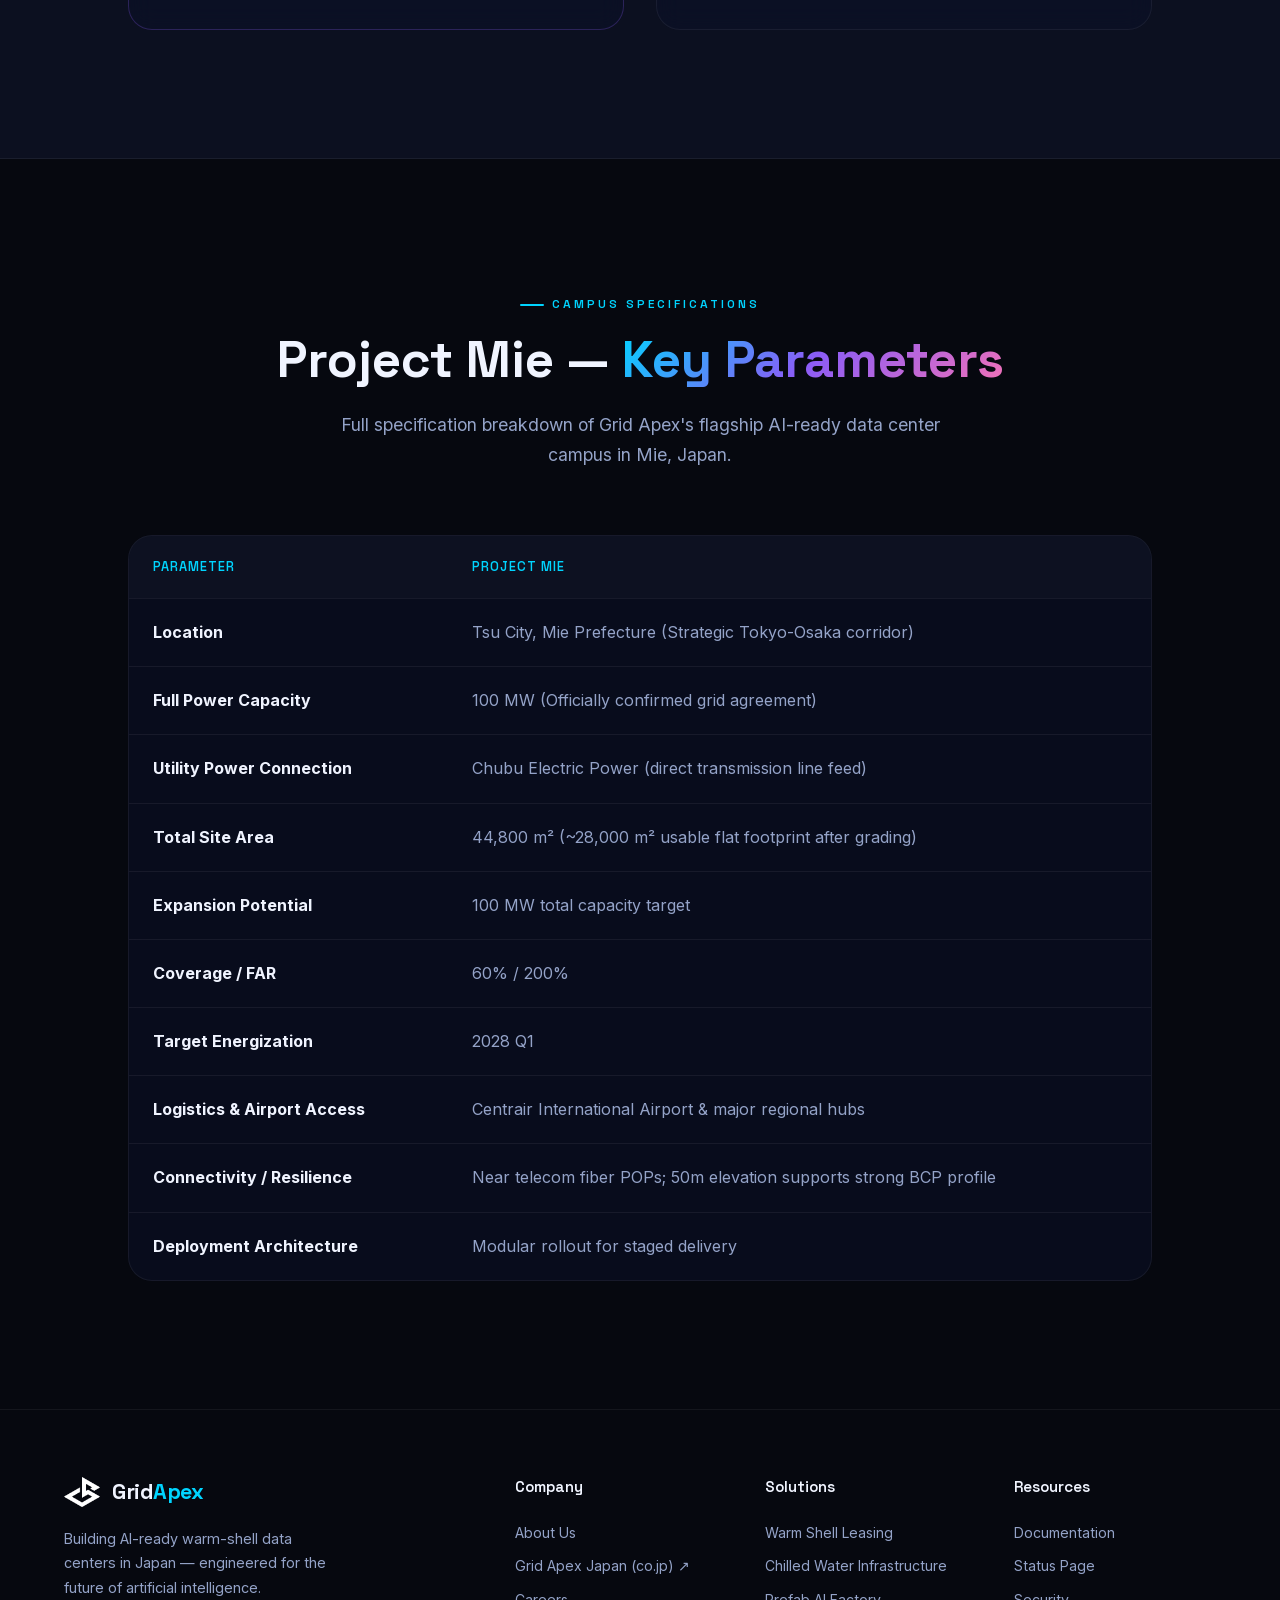
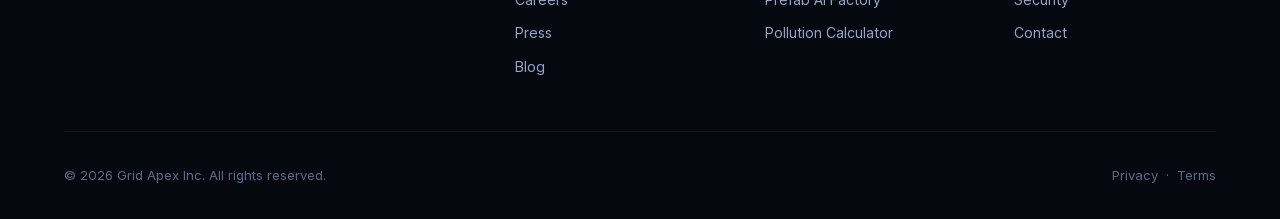
<file: datacenters.html>
<!DOCTYPE html>
<html lang="en">
<head>
  <meta charset="UTF-8" />
  <meta name="viewport" content="width=device-width, initial-scale=1.0" />
  <title>Data Centers — Grid Apex</title>
  <meta name="description" content="Grid Apex designs, builds, and leases purpose-built AI-ready data center facilities in Japan — engineered from the ground up for high density and power capacity." />
  <link rel="icon" href="assets/logo.png" type="image/png" />
  <link rel="stylesheet" href="styles.css?v=2.0" />
</head>
<body>

<!-- Animated particle background -->
<canvas id="bg-canvas"></canvas>

<div class="page-wrapper">

  <!-- ====== NAVBAR ====== -->
  <nav class="navbar" id="navbar">
    <div class="container">
      <a href="index.html" class="nav-brand">
        <img src="assets/logo.png" alt="Grid Apex Logo" />
        <span class="nav-brand-text">Grid<span>Apex</span></span>
      </a>
      <ul class="nav-links" id="navLinks">
        <li><a href="index.html#about" data-i18n="nav.about">About</a></li>
        <li><a href="datacenters.html" class="active" data-i18n="nav.datacenters">Data Centers</a></li>
        <li><a href="solutions.html" data-i18n="nav.solutions">Solutions</a></li>
        <li><a href="blog.html" data-i18n="nav.blog">Blog</a></li>
        <li><a href="index.html#contact" class="nav-cta" data-i18n="nav.cta">Get Started</a></li>
      </ul>

      <button class="burger" id="burger" aria-label="Toggle navigation">
        <span></span><span></span><span></span>
      </button>
    </div>
  </nav>

  <!-- ====== HERO ====== -->
  <section class="hero subpage-hero" id="hero">
    <div class="hero-content">
      <div class="hero-badge">
        <span class="pulse"></span>
        <span data-i18n="datacenters.hero.badge">Japan Campuses</span>
      </div>
      <h1 data-i18n-html="datacenters.hero.title">AI-Ready <span class="gradient-text">Infrastructure</span> Sites</h1>
      <p data-i18n="datacenters.hero.subtitle">Grid Apex builds high-capacity data center campuses in Japan's key markets. Discover our confirmed power infrastructure, modular layouts, and strategic utility layouts.</p>
    </div>
    <div class="hero-glow"></div>
  </section>

  <!-- ====== SUB-NAV ====== -->
  <div class="sub-nav">
    <div class="container">
      <div class="sub-nav-links">
        <a href="#mie" class="sub-nav-link">Project Mie (Mie)</a>
        <a href="#comparison" class="sub-nav-link">Specifications</a>
      </div>
    </div>
  </div>


  <!-- ====== SECTION: PROJECT MIE ====== -->
  <section class="spec-details-section" id="mie" style="background: var(--bg-secondary); border-top: 1px solid var(--border); border-bottom: 1px solid var(--border);">
    <div class="container">
      <div class="solutions-header reveal" style="text-align: left; margin-bottom: 3rem;">
        <span class="section-label" style="color: var(--accent-purple);">Strategic Access Corridor</span>
        <h2 class="section-title">Project <span class="gradient-text-purple">Mie</span></h2>
        <p class="section-subtitle" style="margin: 0;">100 MW AI-ready data center campus in Mie, with secured power and strategic access to Japan's major metro markets.</p>
      </div>

      <div class="solutions-grid" style="grid-template-columns: repeat(auto-fit, minmax(300px, 1fr));">
        <div class="sol-card reveal" style="border-color: rgba(139, 92, 246, 0.25);">
          <h3 style="margin-bottom: 1.5rem; color: var(--accent-purple); font-family: var(--font-display); font-size: 1.25rem;">Project Overview</h3>
          <ul class="spec-list advantages">
            <li><strong>Location:</strong> Tsu City, Mie Prefecture, Japan; strategically positioned between Tokyo and Osaka</li>
            <li><strong>Capacity:</strong> 100 MW AI-ready colocation campus using modular deployment</li>
            <li><strong>Site profile:</strong> 44,800 m² (approx. 13,550 tsubo) with approx. 28,000 m² usable area after grading</li>
            <li><strong>Timeline:</strong> 100 MW capacity targeted for energization in 2028 Q1</li>
            <li><strong>Zoning:</strong> Rezoned toward industrial exclusive use from mountainous forest land</li>
            <li><strong>Coverage / FAR:</strong> 60% / 200%</li>
            <li><strong>Connectivity / resilience:</strong> Near telecom fiber POPs; 50m elevation supports strong BCP profile</li>
            <li><strong>Access:</strong> Strong logistics access to technology corridors, Toyota's regional manufacturing base, and Chubu Centrair International Airport</li>
          </ul>
        </div>

        <div class="sol-card reveal">
          <h3 style="margin-bottom: 1.5rem; color: var(--accent-cyan); font-family: var(--font-display); font-size: 1.25rem;">Core Project Advantage — Confirmed Power</h3>
          <ul class="spec-list">
            <li><strong>Confirmed power:</strong> 100 MW officially confirmed by Chubu Electric Power.</li>
            <li><strong>De-risked foundation:</strong> Secured power, site control, and rezoning pathway provide a strong execution basis for development.</li>
            <li><strong>Cost-Efficient Modular Deployment:</strong> Modular rollout reduces construction complexity and supports staged delivery toward earlier revenue generation.</li>
            <li><strong>Mie / Chubu industrial base:</strong> Strong regional economy, leading electronics manufacturing presence, and proximity to transmission infrastructure support execution and demand visibility.</li>
            <li><strong>Market scarcity:</strong> 100 MW-scale grid access remains a key bottleneck for AI-ready data center development in Japan.</li>
          </ul>
        </div>
      </div>
    </div>
  </section>

  <!-- ====== SECTION: SPEC COMPARISON ====== -->
  <section class="spec-details-section" id="comparison">
    <div class="container">
      <div class="solutions-header reveal" style="text-align: center; margin-bottom: 3rem;">
        <span class="section-label">Campus Specifications</span>
        <h2 class="section-title">Project Mie — <span class="gradient-text">Key Parameters</span></h2>
        <p class="section-subtitle" style="margin: 0 auto;">Full specification breakdown of Grid Apex's flagship AI-ready data center campus in Mie, Japan.</p>
      </div>

      <!-- Specs Table -->
      <div class="spec-table-container reveal">
        <table class="spec-table">
          <thead>
            <tr>
              <th>Parameter</th>
              <th>Project Mie</th>
            </tr>
          </thead>
          <tbody>
            <tr>
              <td><strong>Location</strong></td>
              <td>Tsu City, Mie Prefecture (Strategic Tokyo-Osaka corridor)</td>
            </tr>
            <tr>
              <td><strong>Full Power Capacity</strong></td>
              <td>100 MW (Officially confirmed grid agreement)</td>
            </tr>
            <tr>
              <td><strong>Utility Power Connection</strong></td>
              <td>Chubu Electric Power (direct transmission line feed)</td>
            </tr>
            <tr>
              <td><strong>Total Site Area</strong></td>
              <td>44,800 m² (~28,000 m² usable flat footprint after grading)</td>
            </tr>
            <tr>
              <td><strong>Expansion Potential</strong></td>
              <td>100 MW total capacity target</td>
            </tr>
            <tr>
              <td><strong>Coverage / FAR</strong></td>
              <td>60% / 200%</td>
            </tr>
            <tr>
              <td><strong>Target Energization</strong></td>
              <td>2028 Q1</td>
            </tr>
            <tr>
              <td><strong>Logistics &amp; Airport Access</strong></td>
              <td>Centrair International Airport &amp; major regional hubs</td>
            </tr>
            <tr>
              <td><strong>Connectivity / Resilience</strong></td>
              <td>Near telecom fiber POPs; 50m elevation supports strong BCP profile</td>
            </tr>
            <tr>
              <td><strong>Deployment Architecture</strong></td>
              <td>Modular rollout for staged delivery</td>
            </tr>
          </tbody>
        </table>
      </div>
    </div>
  </section>

  <!-- ====== FOOTER ====== -->
  <footer class="footer">
    <div class="container">
      <div class="footer-grid">
        <div class="footer-brand">
          <a href="index.html" class="nav-brand">
            <img src="assets/logo.png" alt="Grid Apex" style="width:36px;height:36px;" />
            <span class="nav-brand-text">Grid<span>Apex</span></span>
          </a>
          <p data-i18n="footer.desc">Building AI-ready warm-shell data centers in Japan — engineered for the future of artificial intelligence.</p>
        </div>
        <div class="footer-col">
          <h4 data-i18n="footer.company">Company</h4>
          <a href="index.html#about" data-i18n="footer.about">About Us</a>
          <a href="https://gridapex.co.jp" target="_blank" rel="noopener noreferrer" data-i18n="footer.japansite">Grid Apex Japan (co.jp) ↗</a>
          <a href="#" data-i18n="footer.careers">Careers</a>
          <a href="#" data-i18n="footer.press">Press</a>
          <a href="blog.html" data-i18n="footer.blog">Blog</a>
        </div>
        <div class="footer-col">
          <h4 data-i18n="footer.solutions">Solutions</h4>
          <a href="solutions.html" data-i18n="footer.sol1">Warm Shell Leasing</a>
          <a href="solutions.html" data-i18n="footer.sol2">Chilled Water Infrastructure</a>
          <a href="solutions.html" data-i18n="footer.sol3">Prefab AI Factory</a>
          <a href="calculator.html" data-i18n="footer.calc">Pollution Calculator</a>
        </div>
        <div class="footer-col">
          <h4 data-i18n="footer.resources">Resources</h4>
          <a href="#" data-i18n="footer.docs">Documentation</a>
          <a href="#" data-i18n="footer.status">Status Page</a>
          <a href="#" data-i18n="footer.security">Security</a>
          <a href="index.html#contact" data-i18n="footer.contact">Contact</a>
        </div>
      </div>
      <div class="footer-bottom">
        <span data-i18n="footer.copyright">&copy; 2026 Grid Apex Inc. All rights reserved.</span>
        <span>
          <a href="#" data-i18n="footer.privacy">Privacy</a> &nbsp;·&nbsp; <a href="#" data-i18n="footer.terms">Terms</a>
        </span>
      </div>
    </div>
  </footer>

</div><!-- /.page-wrapper -->

<script src="main.js"></script>
</body>
</html>
</file>
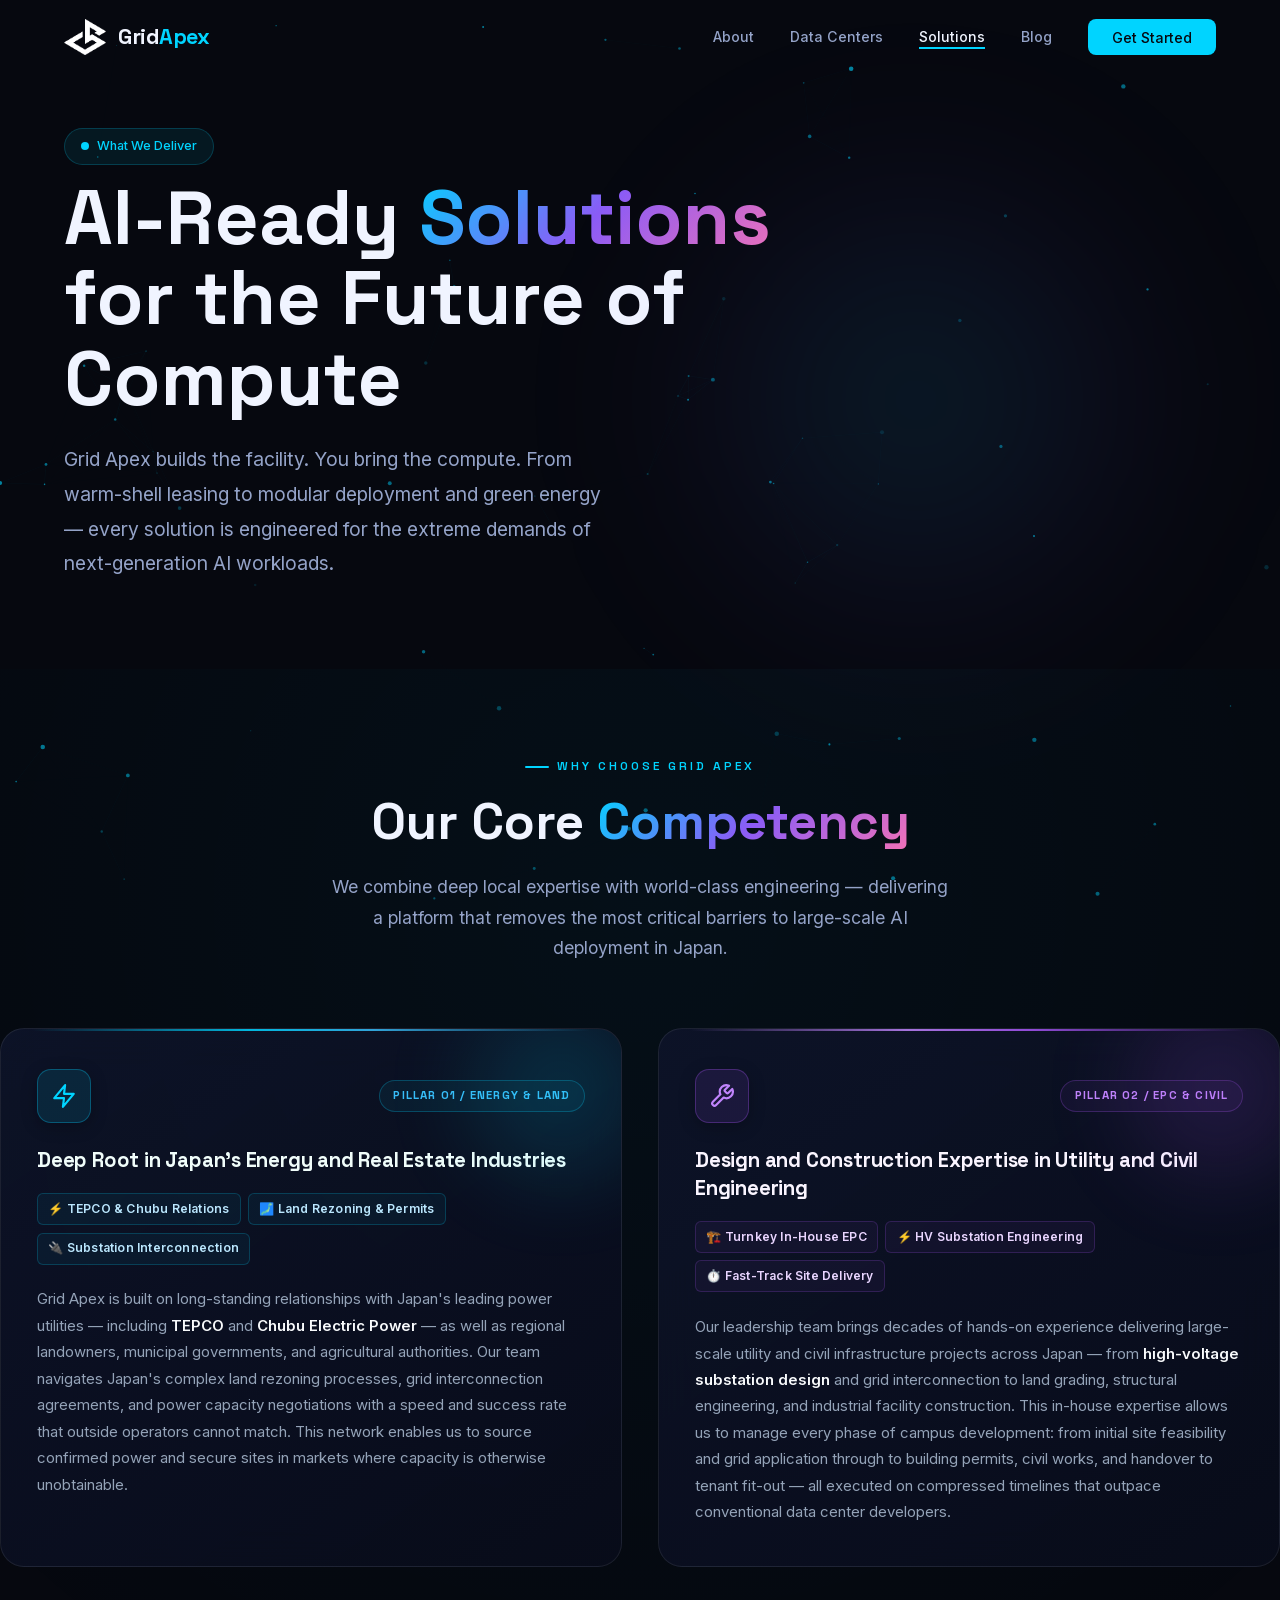
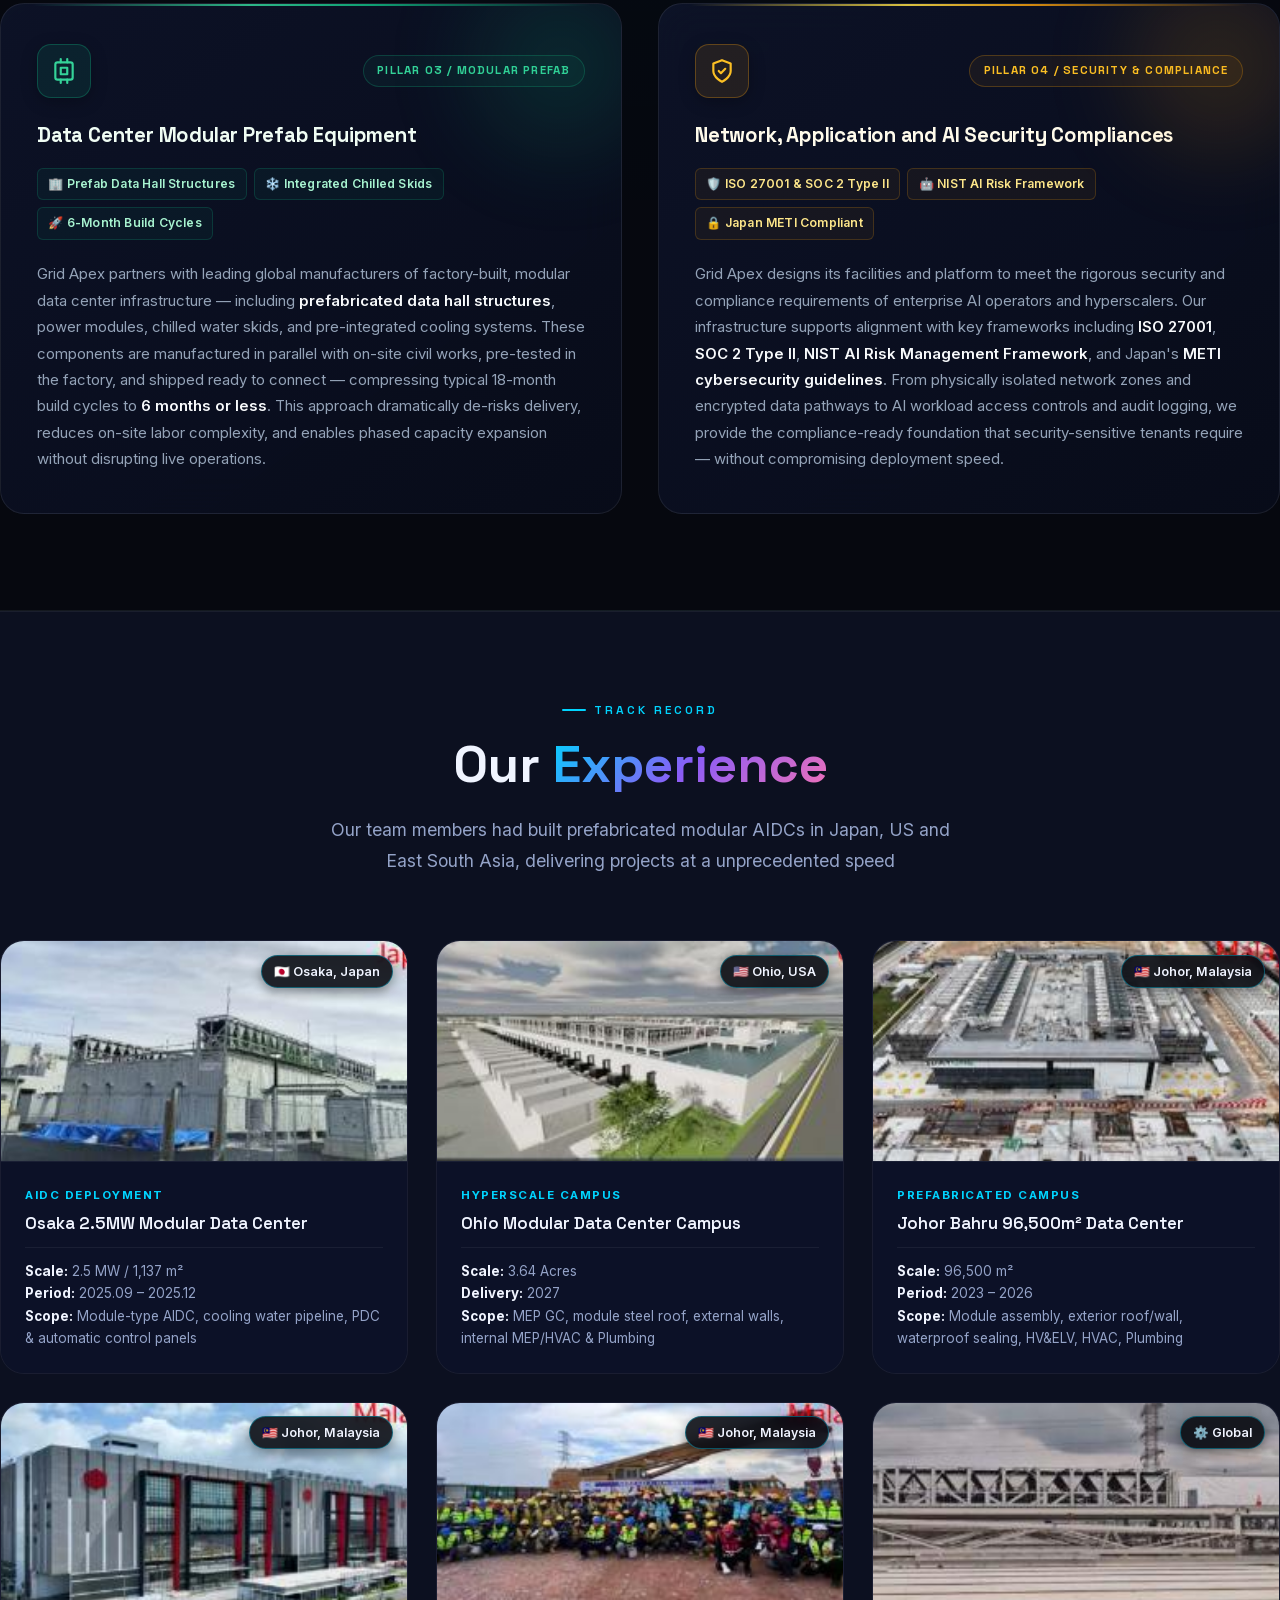
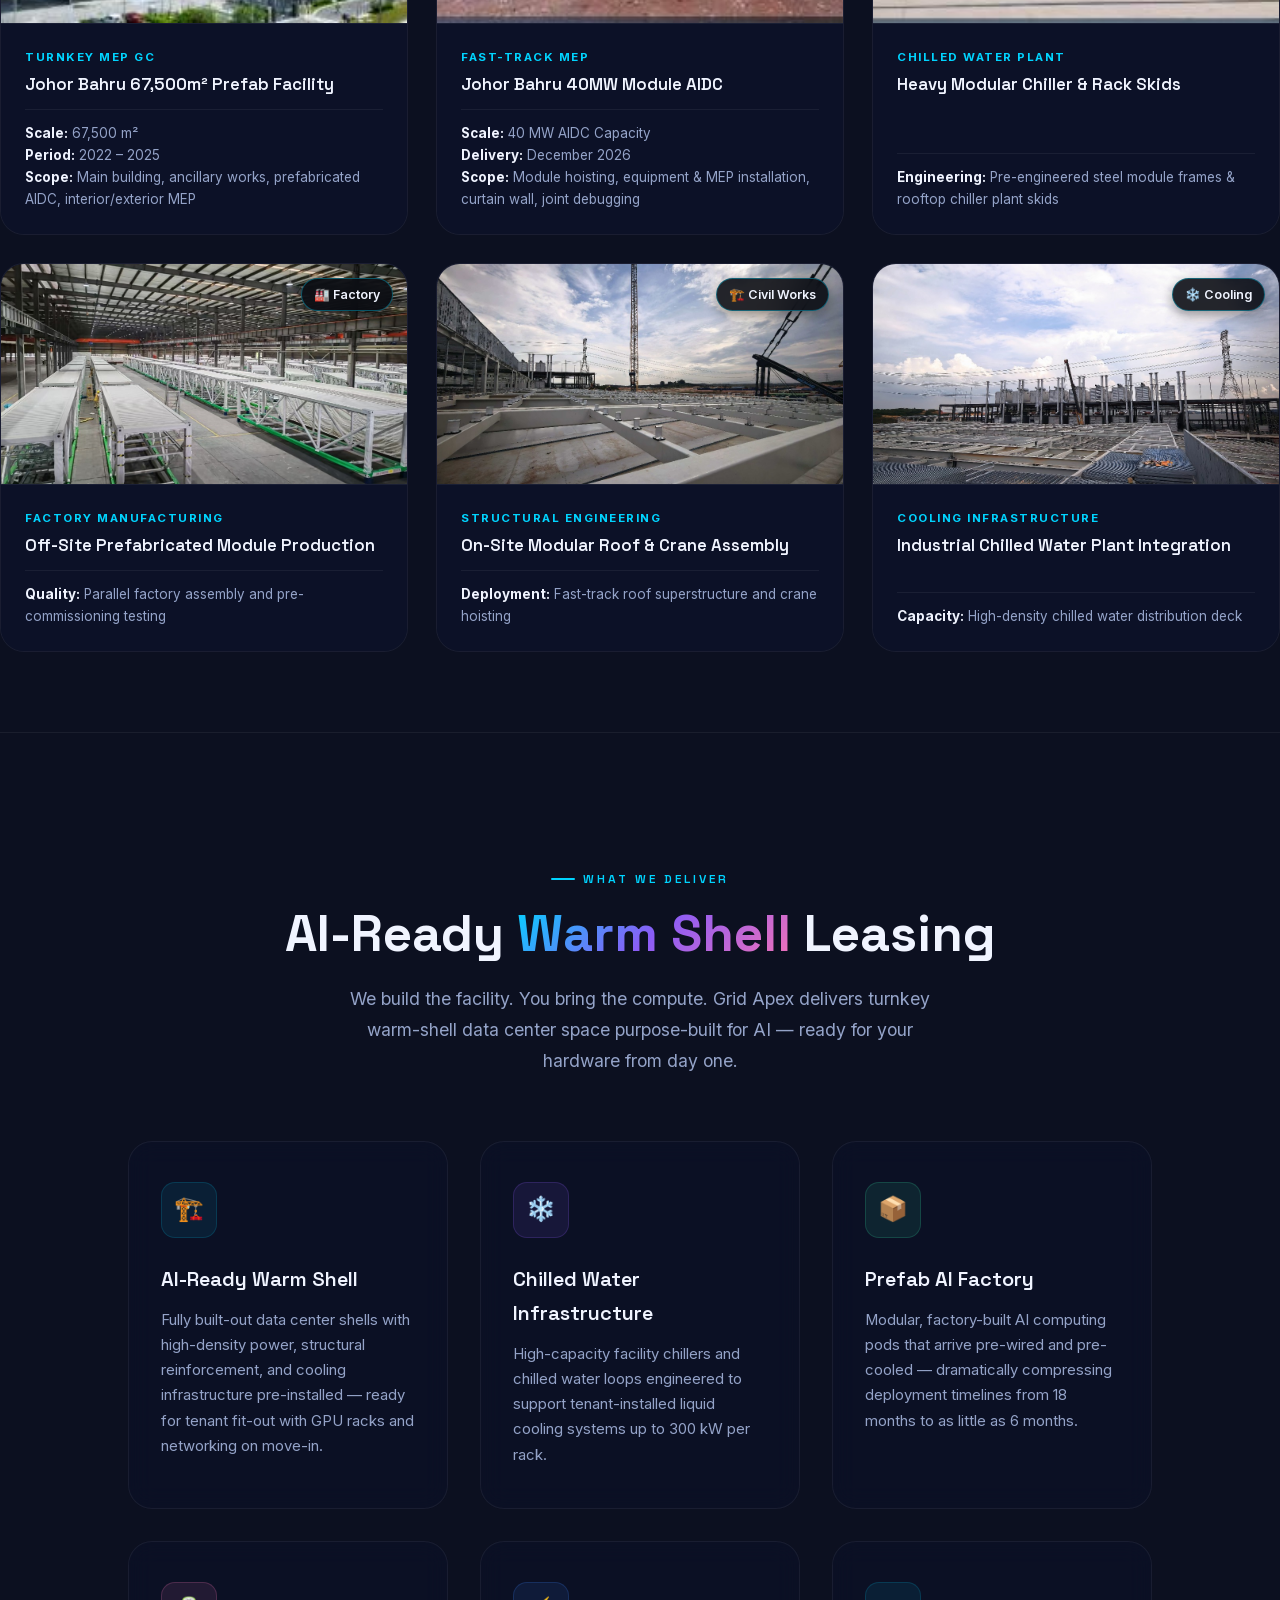
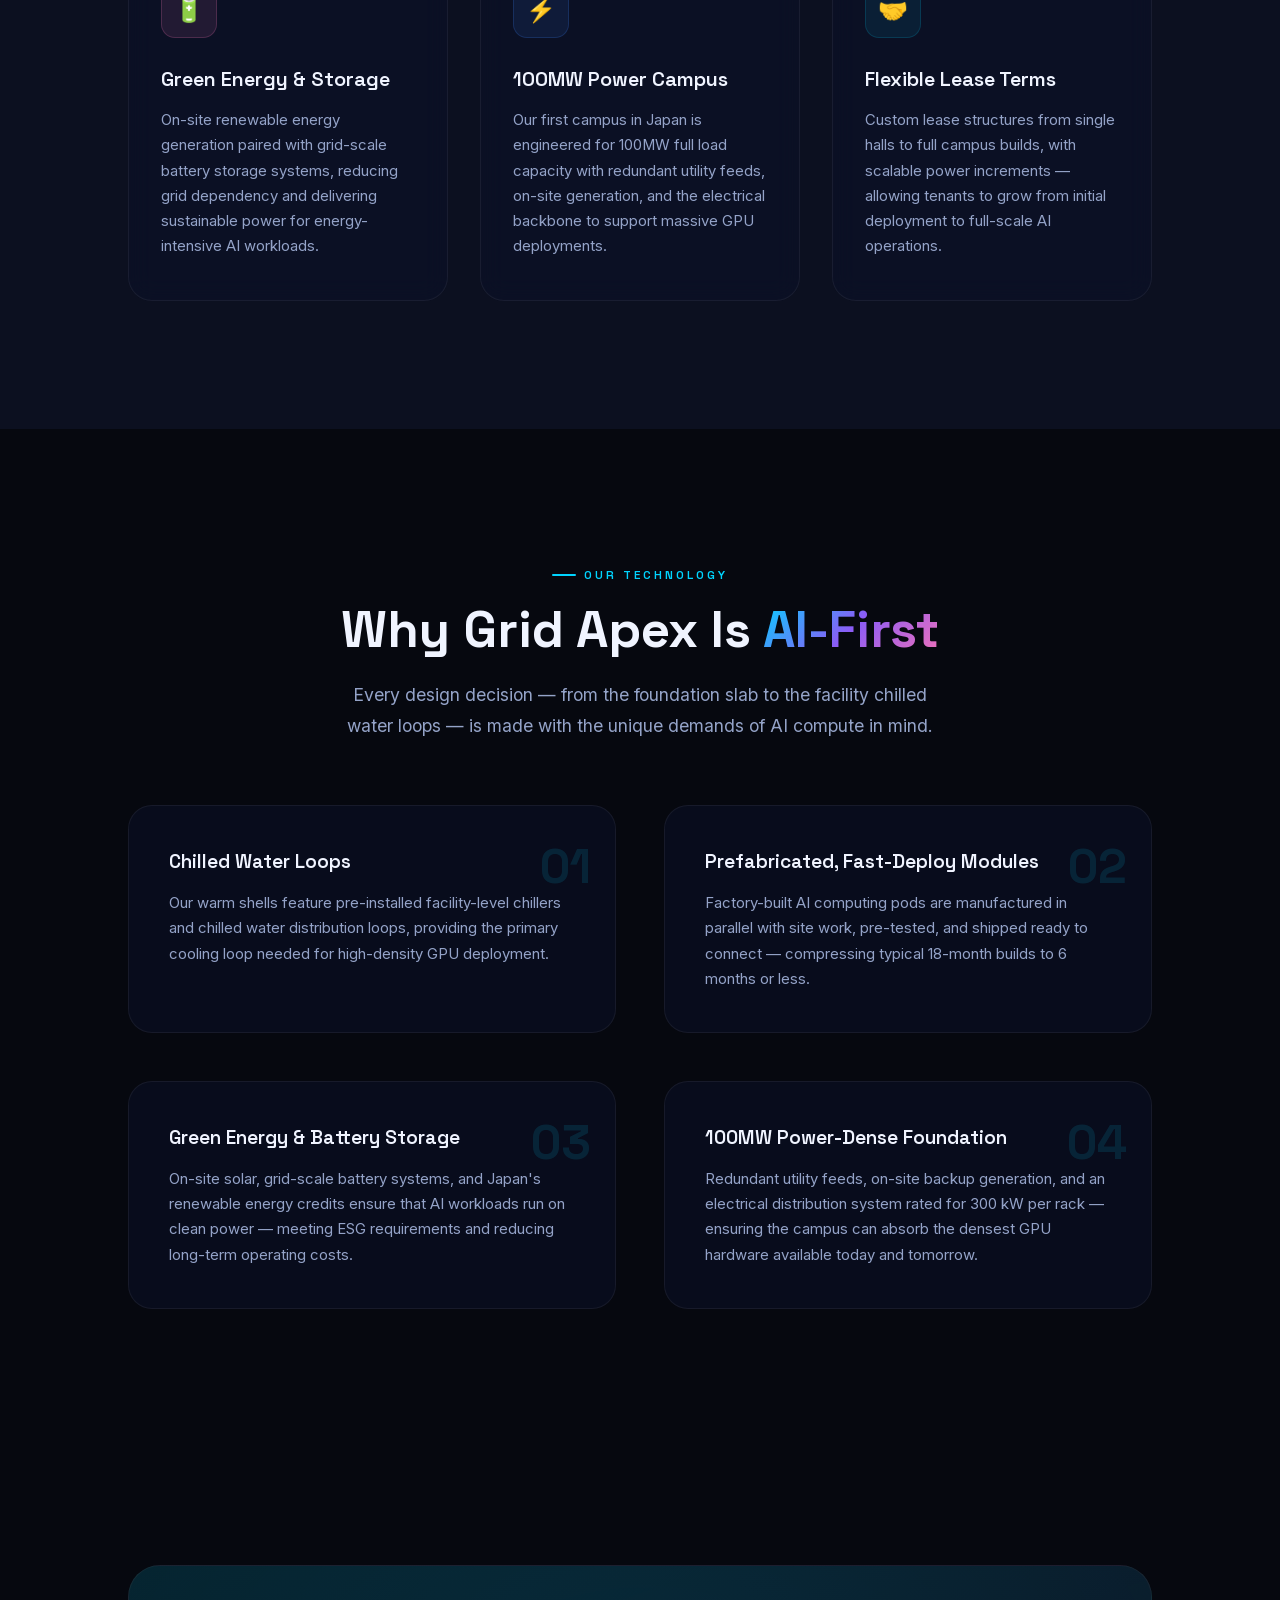
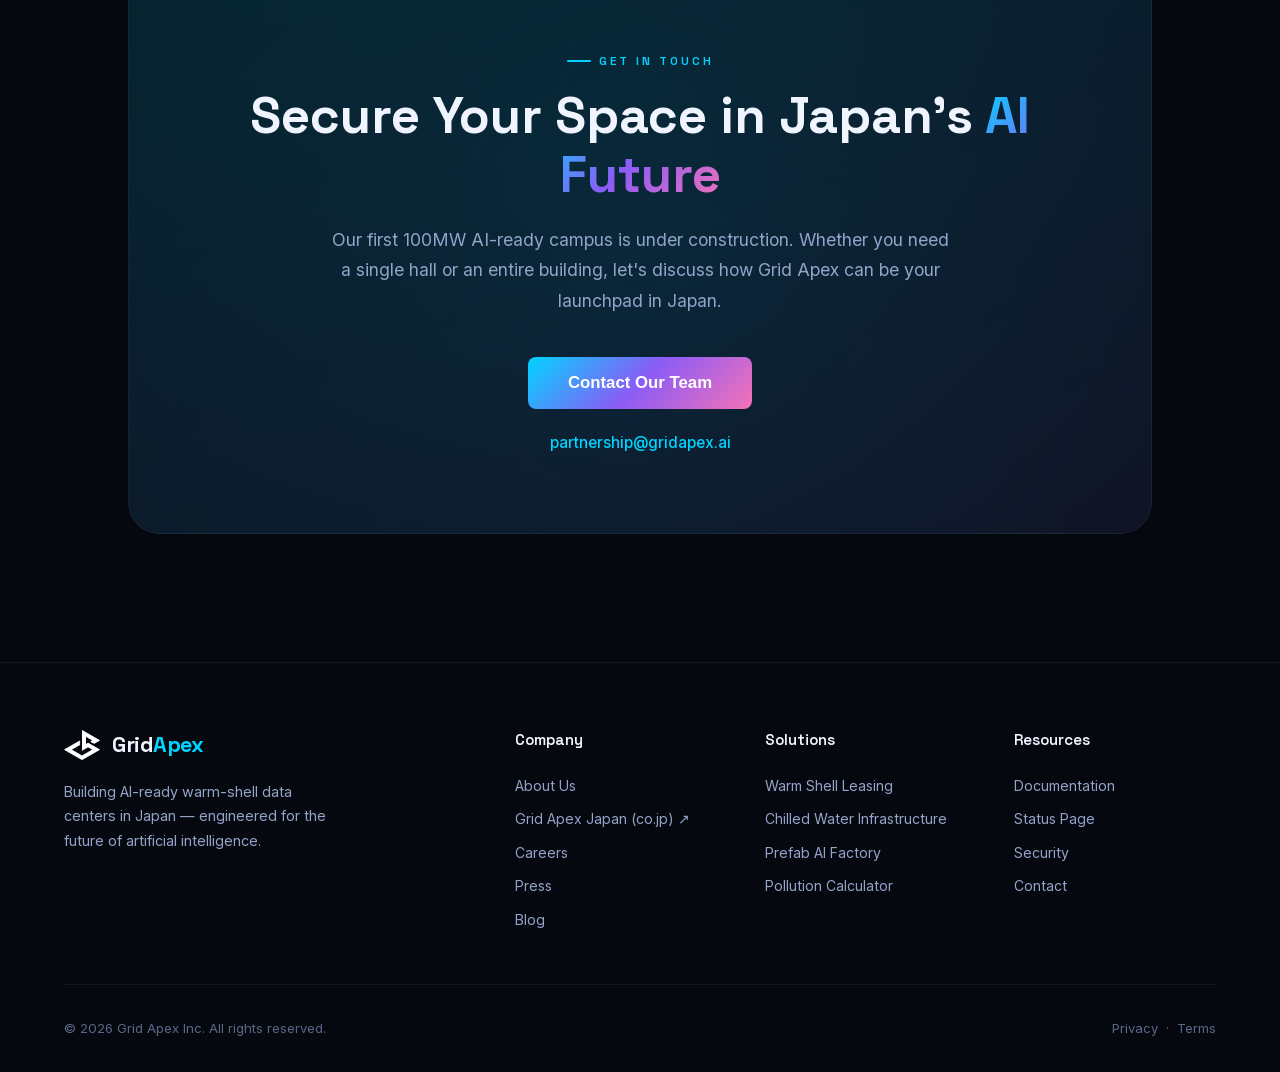
<file: solutions.html>
<!DOCTYPE html>
<html lang="en">
<head>
  <meta charset="UTF-8" />
  <meta name="viewport" content="width=device-width, initial-scale=1.0" />
  <title>Solutions — Grid Apex</title>
  <meta name="description" content="Grid Apex delivers AI-ready warm-shell data center solutions in Japan — modular deployments, chilled water infrastructure, green energy, and flexible leasing structures for hyperscalers and AI labs." />
  <link rel="icon" href="assets/logo.png" type="image/png" />
  <link rel="stylesheet" href="styles.css?v=2.0" />
</head>
<body>

<canvas id="bg-canvas"></canvas>

<div class="page-wrapper">

  <!-- ====== NAVBAR ====== -->
  <nav class="navbar" id="navbar">
    <div class="container">
      <a href="index.html" class="nav-brand">
        <img src="assets/logo.png" alt="Grid Apex Logo" />
        <span class="nav-brand-text">Grid<span>Apex</span></span>
      </a>
      <ul class="nav-links" id="navLinks">
        <li><a href="index.html#about" data-i18n="nav.about">About</a></li>
        <li><a href="datacenters.html" data-i18n="nav.datacenters">Data Centers</a></li>
        <li><a href="solutions.html" class="active" data-i18n="nav.solutions">Solutions</a></li>
        <li><a href="blog.html" data-i18n="nav.blog">Blog</a></li>
        <li><a href="index.html#contact" class="nav-cta" data-i18n="nav.cta">Get Started</a></li>
      </ul>
      <button class="burger" id="burger" aria-label="Toggle navigation">
        <span></span><span></span><span></span>
      </button>
    </div>
  </nav>

  <!-- ====== HERO ====== -->
  <section class="hero subpage-hero" id="hero">
    <div class="hero-content">
      <div class="hero-badge">
        <span class="pulse"></span>
        <span>What We Deliver</span>
      </div>
      <h1>AI-Ready <span class="gradient-text">Solutions</span> for the Future of Compute</h1>
      <p>Grid Apex builds the facility. You bring the compute. From warm-shell leasing to modular deployment and green energy — every solution is engineered for the extreme demands of next-generation AI workloads.</p>
    </div>
    <div class="hero-glow"></div>
  </section>

  <!-- ====== CORE COMPETENCY ====== -->
  <section class="competency-section" id="competency">
    <div class="container">
      <div class="infra-header reveal">
        <span class="section-label">Why Choose Grid Apex</span>
        <h2 class="section-title">Our Core <span class="gradient-text">Competency</span></h2>
        <p class="section-subtitle">We combine deep local expertise with world-class engineering — delivering a platform that removes the most critical barriers to large-scale AI deployment in Japan.</p>
      </div>

      <div class="competency-grid">

        <!-- Card 1: Energy & Real Estate -->
        <div class="competency-card theme-cyan reveal">
          <div class="competency-card-header">
            <div class="competency-icon-box">
              <svg width="26" height="26" viewBox="0 0 24 24" fill="none" stroke="currentColor" stroke-width="2" stroke-linecap="round" stroke-linejoin="round">
                <path d="M13 2L3 14h9l-1 8 10-12h-9l1-8z"></path>
              </svg>
            </div>
            <span class="competency-pillar-tag">Pillar 01 / Energy &amp; Land</span>
          </div>
          <h3>Deep Root in Japan's Energy and Real Estate Industries</h3>
          <div class="competency-pills">
            <span class="competency-pill">⚡ TEPCO &amp; Chubu Relations</span>
            <span class="competency-pill">🗾 Land Rezoning &amp; Permits</span>
            <span class="competency-pill">🔌 Substation Interconnection</span>
          </div>
          <p>Grid Apex is built on long-standing relationships with Japan's leading power utilities — including <strong>TEPCO</strong> and <strong>Chubu Electric Power</strong> — as well as regional landowners, municipal governments, and agricultural authorities. Our team navigates Japan's complex land rezoning processes, grid interconnection agreements, and power capacity negotiations with a speed and success rate that outside operators cannot match. This network enables us to source confirmed power and secure sites in markets where capacity is otherwise unobtainable.</p>
        </div>

        <!-- Card 2: Design & Construction / Civil -->
        <div class="competency-card theme-purple reveal">
          <div class="competency-card-header">
            <div class="competency-icon-box">
              <svg width="26" height="26" viewBox="0 0 24 24" fill="none" stroke="currentColor" stroke-width="2" stroke-linecap="round" stroke-linejoin="round">
                <path d="M14.7 6.3a1 1 0 0 0 0 1.4l1.6 1.6a1 1 0 0 0 1.4 0l3.77-3.77a6 6 0 0 1-7.94 7.94l-6.91 6.91a2.12 2.12 0 0 1-3-3l6.91-6.91a6 6 0 0 1 7.94-7.94l-3.76 3.76z"></path>
              </svg>
            </div>
            <span class="competency-pillar-tag">Pillar 02 / EPC &amp; Civil</span>
          </div>
          <h3>Design and Construction Expertise in Utility and Civil Engineering</h3>
          <div class="competency-pills">
            <span class="competency-pill">🏗️ Turnkey In-House EPC</span>
            <span class="competency-pill">⚡ HV Substation Engineering</span>
            <span class="competency-pill">⏱️ Fast-Track Site Delivery</span>
          </div>
          <p>Our leadership team brings decades of hands-on experience delivering large-scale utility and civil infrastructure projects across Japan — from <strong>high-voltage substation design</strong> and grid interconnection to land grading, structural engineering, and industrial facility construction. This in-house expertise allows us to manage every phase of campus development: from initial site feasibility and grid application through to building permits, civil works, and handover to tenant fit-out — all executed on compressed timelines that outpace conventional data center developers.</p>
        </div>

        <!-- Card 3: Modular Prefab Equipment -->
        <div class="competency-card theme-emerald reveal">
          <div class="competency-card-header">
            <div class="competency-icon-box">
              <svg width="26" height="26" viewBox="0 0 24 24" fill="none" stroke="currentColor" stroke-width="2" stroke-linecap="round" stroke-linejoin="round">
                <rect x="4" y="4" width="16" height="16" rx="2"></rect>
                <rect x="9" y="9" width="6" height="6"></rect>
                <line x1="9" y1="1" x2="9" y2="4"></line>
                <line x1="15" y1="1" x2="15" y2="4"></line>
                <line x1="9" y1="20" x2="9" y2="23"></line>
                <line x1="15" y1="20" x2="15" y2="23"></line>
              </svg>
            </div>
            <span class="competency-pillar-tag">Pillar 03 / Modular Prefab</span>
          </div>
          <h3>Data Center Modular Prefab Equipment</h3>
          <div class="competency-pills">
            <span class="competency-pill">🏢 Prefab Data Hall Structures</span>
            <span class="competency-pill">❄️ Integrated Chilled Skids</span>
            <span class="competency-pill">🚀 6-Month Build Cycles</span>
          </div>
          <p>Grid Apex partners with leading global manufacturers of factory-built, modular data center infrastructure — including <strong>prefabricated data hall structures</strong>, power modules, chilled water skids, and pre-integrated cooling systems. These components are manufactured in parallel with on-site civil works, pre-tested in the factory, and shipped ready to connect — compressing typical 18-month build cycles to <strong>6 months or less</strong>. This approach dramatically de-risks delivery, reduces on-site labor complexity, and enables phased capacity expansion without disrupting live operations.</p>
        </div>

        <!-- Card 4: Security & Compliance -->
        <div class="competency-card theme-amber reveal">
          <div class="competency-card-header">
            <div class="competency-icon-box">
              <svg width="26" height="26" viewBox="0 0 24 24" fill="none" stroke="currentColor" stroke-width="2" stroke-linecap="round" stroke-linejoin="round">
                <path d="M12 22s8-4 8-10V5l-8-3-8 3v7c0 6 8 10 8 10z"></path>
                <path d="m9 12 2 2 4-4"></path>
              </svg>
            </div>
            <span class="competency-pillar-tag">Pillar 04 / Security &amp; Compliance</span>
          </div>
          <h3>Network, Application and AI Security Compliances</h3>
          <div class="competency-pills">
            <span class="competency-pill">🛡️ ISO 27001 &amp; SOC 2 Type II</span>
            <span class="competency-pill">🤖 NIST AI Risk Framework</span>
            <span class="competency-pill">🔒 Japan METI Compliant</span>
          </div>
          <p>Grid Apex designs its facilities and platform to meet the rigorous security and compliance requirements of enterprise AI operators and hyperscalers. Our infrastructure supports alignment with key frameworks including <strong>ISO 27001</strong>, <strong>SOC 2 Type II</strong>, <strong>NIST AI Risk Management Framework</strong>, and Japan's <strong>METI cybersecurity guidelines</strong>. From physically isolated network zones and encrypted data pathways to AI workload access controls and audit logging, we provide the compliance-ready foundation that security-sensitive tenants require — without compromising deployment speed.</p>
        </div>

      </div>
    </div>
  </section>


  <!-- ====== OUR EXPERIENCE ====== -->
  <section class="experience-section" id="experience">
    <div class="container">
      <div class="solutions-header reveal">
        <span class="section-label" data-i18n="exp.label">Track Record</span>
        <h2 class="section-title" data-i18n-html="exp.title">Our <span class="gradient-text">Experience</span></h2>
        <p class="section-subtitle" data-i18n="exp.subtitle">Our team members had built prefabricated modular AIDCs in Japan, US and East South Asia, delivering projects at a unprecedented speed</p>
      </div>

      <div class="experience-grid">

        <!-- Osaka Data Center Project -->
        <div class="exp-card reveal">
          <div class="exp-img-wrap">
            <span class="exp-loc-badge">🇯🇵 Osaka, Japan</span>
            <img src="assets/experience/proj-osaka.jpg" alt="Osaka Data Center Project" loading="lazy" />
          </div>
          <div class="exp-card-body">
            <span class="exp-tag">AIDC Deployment</span>
            <div class="exp-title">Osaka 2.5MW Modular Data Center</div>
            <div class="exp-details">
              <div class="exp-details-item"><strong>Scale:</strong> 2.5 MW / 1,137 m²</div>
              <div class="exp-details-item"><strong>Period:</strong> 2025.09 – 2025.12</div>
              <div class="exp-details-item"><strong>Scope:</strong> Module-type AIDC, cooling water pipeline, PDC &amp; automatic control panels</div>
            </div>
          </div>
        </div>

        <!-- Ohio Data Center Project -->
        <div class="exp-card reveal">
          <div class="exp-img-wrap">
            <span class="exp-loc-badge">🇺🇸 Ohio, USA</span>
            <img src="assets/experience/proj-ohio.jpg" alt="Ohio Data Center Project" loading="lazy" />
          </div>
          <div class="exp-card-body">
            <span class="exp-tag">Hyperscale Campus</span>
            <div class="exp-title">Ohio Modular Data Center Campus</div>
            <div class="exp-details">
              <div class="exp-details-item"><strong>Scale:</strong> 3.64 Acres</div>
              <div class="exp-details-item"><strong>Delivery:</strong> 2027</div>
              <div class="exp-details-item"><strong>Scope:</strong> MEP GC, module steel roof, external walls, internal MEP/HVAC &amp; Plumbing</div>
            </div>
          </div>
        </div>

        <!-- Malaysia Johor Bahru 96,500m² Campus -->
        <div class="exp-card reveal">
          <div class="exp-img-wrap">
            <span class="exp-loc-badge">🇲🇾 Johor, Malaysia</span>
            <img src="assets/experience/proj-johor-campus.jpg" alt="Johor Bahru Data Center Campus" loading="lazy" />
          </div>
          <div class="exp-card-body">
            <span class="exp-tag">Prefabricated Campus</span>
            <div class="exp-title">Johor Bahru 96,500m² Data Center</div>
            <div class="exp-details">
              <div class="exp-details-item"><strong>Scale:</strong> 96,500 m²</div>
              <div class="exp-details-item"><strong>Period:</strong> 2023 – 2026</div>
              <div class="exp-details-item"><strong>Scope:</strong> Module assembly, exterior roof/wall, waterproof sealing, HV&amp;ELV, HVAC, Plumbing</div>
            </div>
          </div>
        </div>

        <!-- Malaysia Johor Bahru 67,500m² Facility -->
        <div class="exp-card reveal">
          <div class="exp-img-wrap">
            <span class="exp-loc-badge">🇲🇾 Johor, Malaysia</span>
            <img src="assets/experience/proj-johor-bldg.jpg" alt="Johor Bahru Prefabricated Facility" loading="lazy" />
          </div>
          <div class="exp-card-body">
            <span class="exp-tag">Turnkey MEP GC</span>
            <div class="exp-title">Johor Bahru 67,500m² Prefab Facility</div>
            <div class="exp-details">
              <div class="exp-details-item"><strong>Scale:</strong> 67,500 m²</div>
              <div class="exp-details-item"><strong>Period:</strong> 2022 – 2025</div>
              <div class="exp-details-item"><strong>Scope:</strong> Main building, ancillary works, prefabricated AIDC, interior/exterior MEP</div>
            </div>
          </div>
        </div>

        <!-- Malaysia Johor Bahru 40MW AIDC -->
        <div class="exp-card reveal">
          <div class="exp-img-wrap">
            <span class="exp-loc-badge">🇲🇾 Johor, Malaysia</span>
            <img src="assets/experience/proj-malaysia-team.jpg" alt="Johor Bahru 40MW AIDC Project" loading="lazy" />
          </div>
          <div class="exp-card-body">
            <span class="exp-tag">Fast-Track MEP</span>
            <div class="exp-title">Johor Bahru 40MW Module AIDC</div>
            <div class="exp-details">
              <div class="exp-details-item"><strong>Scale:</strong> 40 MW AIDC Capacity</div>
              <div class="exp-details-item"><strong>Delivery:</strong> December 2026</div>
              <div class="exp-details-item"><strong>Scope:</strong> Module hoisting, equipment &amp; MEP installation, curtain wall, joint debugging</div>
            </div>
          </div>
        </div>

        <!-- Chiller & Substructure Modules -->
        <div class="exp-card reveal">
          <div class="exp-img-wrap">
            <span class="exp-loc-badge">⚙️ Global</span>
            <img src="assets/experience/proj-steel.jpg" alt="Heavy Modular Chiller & Substructure Racks" loading="lazy" />
          </div>
          <div class="exp-card-body">
            <span class="exp-tag">Chilled Water Plant</span>
            <div class="exp-title">Heavy Modular Chiller &amp; Rack Skids</div>
            <div class="exp-details">
              <div class="exp-details-item"><strong>Engineering:</strong> Pre-engineered steel module frames &amp; rooftop chiller plant skids</div>
            </div>
          </div>
        </div>

        <!-- Off-Site Module Production -->
        <div class="exp-card reveal">
          <div class="exp-img-wrap">
            <span class="exp-loc-badge">🏭 Factory</span>
            <img src="assets/experience/exp-2.jpg" alt="Off-Site Prefabricated Module Manufacturing" loading="lazy" />
          </div>
          <div class="exp-card-body">
            <span class="exp-tag">Factory Manufacturing</span>
            <div class="exp-title">Off-Site Prefabricated Module Production</div>
            <div class="exp-details">
              <div class="exp-details-item"><strong>Quality:</strong> Parallel factory assembly and pre-commissioning testing</div>
            </div>
          </div>
        </div>

        <!-- Structural Assembly & Crane Work -->
        <div class="exp-card reveal">
          <div class="exp-img-wrap">
            <span class="exp-loc-badge">🏗️ Civil Works</span>
            <img src="assets/experience/exp-1.jpg" alt="Structural Assembly & Crane Work" loading="lazy" />
          </div>
          <div class="exp-card-body">
            <span class="exp-tag">Structural Engineering</span>
            <div class="exp-title">On-Site Modular Roof &amp; Crane Assembly</div>
            <div class="exp-details">
              <div class="exp-details-item"><strong>Deployment:</strong> Fast-track roof superstructure and crane hoisting</div>
            </div>
          </div>
        </div>

        <!-- Chilled Water Plant Integration -->
        <div class="exp-card reveal">
          <div class="exp-img-wrap">
            <span class="exp-loc-badge">❄️ Cooling</span>
            <img src="assets/experience/exp-4.jpg" alt="Industrial Chilled Water Plant Integration" loading="lazy" />
          </div>
          <div class="exp-card-body">
            <span class="exp-tag">Cooling Infrastructure</span>
            <div class="exp-title">Industrial Chilled Water Plant Integration</div>
            <div class="exp-details">
              <div class="exp-details-item"><strong>Capacity:</strong> High-density chilled water distribution deck</div>
            </div>
          </div>
        </div>

      </div>
    </div>
  </section>

  <!-- ====== SOLUTIONS ====== -->
  <section class="solutions" id="solutions">
    <div class="container">
      <div class="solutions-header reveal">
        <span class="section-label" data-i18n="sol.label">What We Deliver</span>
        <h2 class="section-title" data-i18n-html="sol.title">AI-Ready <span class="gradient-text">Warm Shell</span> Leasing</h2>
        <p class="section-subtitle" data-i18n="sol.subtitle">We build the facility. You bring the compute. Grid Apex delivers turnkey warm-shell data center space purpose-built for AI — ready for your hardware from day one.</p>
      </div>
      <div class="solutions-grid">

        <div class="sol-card reveal">
          <div class="sol-icon">🏗️</div>
          <h3 data-i18n="sol1.title">AI-Ready Warm Shell</h3>
          <p data-i18n="sol1.desc">Fully built-out data center shells with high-density power, structural reinforcement, and cooling infrastructure pre-installed — ready for tenant fit-out with GPU racks and networking on move-in.</p>
        </div>

        <div class="sol-card reveal">
          <div class="sol-icon purple">❄️</div>
          <h3 data-i18n="sol2.title">Chilled Water Infrastructure</h3>
          <p data-i18n="sol2.desc">High-capacity facility chillers and chilled water loops engineered to support tenant-installed liquid cooling systems up to 300 kW per rack.</p>
        </div>

        <div class="sol-card reveal">
          <div class="sol-icon emerald">📦</div>
          <h3 data-i18n="sol3.title">Prefab AI Factory</h3>
          <p data-i18n="sol3.desc">Modular, factory-built AI computing pods that arrive pre-wired and pre-cooled — dramatically compressing deployment timelines from 18 months to as little as 6 months.</p>
        </div>

        <div class="sol-card reveal">
          <div class="sol-icon hot">🔋</div>
          <h3 data-i18n="sol4.title">Green Energy &amp; Storage</h3>
          <p data-i18n="sol4.desc">On-site renewable energy generation paired with grid-scale battery storage systems, reducing grid dependency and delivering sustainable power for energy-intensive AI workloads.</p>
        </div>

        <div class="sol-card reveal">
          <div class="sol-icon blue">⚡</div>
          <h3 data-i18n="sol5.title">100MW Power Campus</h3>
          <p data-i18n="sol5.desc">Our first campus in Japan is engineered for 100MW full load capacity with redundant utility feeds, on-site generation, and the electrical backbone to support massive GPU deployments.</p>
        </div>

        <div class="sol-card reveal">
          <div class="sol-icon">🤝</div>
          <h3 data-i18n="sol6.title">Flexible Lease Terms</h3>
          <p data-i18n="sol6.desc">Custom lease structures from single halls to full campus builds, with scalable power increments — allowing tenants to grow from initial deployment to full-scale AI operations.</p>
        </div>

      </div>
    </div>
  </section>

  <!-- ====== TECHNOLOGY ====== -->
  <section class="infrastructure" id="technology">
    <div class="container">
      <div class="infra-header reveal">
        <span class="section-label" data-i18n="tech.label">Our Technology</span>
        <h2 class="section-title" data-i18n-html="tech.title">Why Grid Apex Is <span class="gradient-text">AI-First</span></h2>
        <p class="section-subtitle" data-i18n="tech.subtitle">Every design decision — from the foundation slab to the facility chilled water loops — is made with the unique demands of AI compute in mind.</p>
      </div>
      <div class="infra-timeline">
        <div class="infra-item reveal">
          <span class="infra-number">01</span>
          <h3 data-i18n="tech1.title">Chilled Water Loops</h3>
          <p data-i18n="tech1.desc">Our warm shells feature pre-installed facility-level chillers and chilled water distribution loops, providing the primary cooling loop needed for high-density GPU deployment.</p>
        </div>
        <div class="infra-item reveal">
          <span class="infra-number">02</span>
          <h3 data-i18n="tech2.title">Prefabricated, Fast-Deploy Modules</h3>
          <p data-i18n="tech2.desc">Factory-built AI computing pods are manufactured in parallel with site work, pre-tested, and shipped ready to connect — compressing typical 18-month builds to 6 months or less.</p>
        </div>
        <div class="infra-item reveal">
          <span class="infra-number">03</span>
          <h3 data-i18n="tech3.title">Green Energy &amp; Battery Storage</h3>
          <p data-i18n="tech3.desc">On-site solar, grid-scale battery systems, and Japan's renewable energy credits ensure that AI workloads run on clean power — meeting ESG requirements and reducing long-term operating costs.</p>
        </div>
        <div class="infra-item reveal">
          <span class="infra-number">04</span>
          <h3 data-i18n="tech4.title">100MW Power-Dense Foundation</h3>
          <p data-i18n="tech4.desc">Redundant utility feeds, on-site backup generation, and an electrical distribution system rated for 300 kW per rack — ensuring the campus can absorb the densest GPU hardware available today and tomorrow.</p>
        </div>
      </div>
    </div>
  </section>

  <!-- ====== CTA ====== -->
  <section class="cta-section" id="contact">
    <div class="container">
      <div class="cta-box reveal">
        <span class="section-label" style="justify-content:center;" data-i18n="cta.label">Get in Touch</span>
        <h2 class="section-title" data-i18n-html="cta.title">Secure Your Space in Japan's <span class="gradient-text">AI Future</span></h2>
        <p class="section-subtitle" data-i18n="cta.subtitle">Our first 100MW AI-ready campus is under construction. Whether you need a single hall or an entire building, let's discuss how Grid Apex can be your launchpad in Japan.</p>
        <button class="btn-primary" data-i18n="cta.button" onclick="window.location.href='mailto:partnership@gridapex.ai'">Contact Our Team</button>
        <p style="margin-top:1.25rem;"><a href="mailto:partnership@gridapex.ai" style="color:var(--accent-cyan);font-size:.95rem;font-weight:500;transition:opacity .3s;" onmouseover="this.style.opacity='0.7'" onmouseout="this.style.opacity='1'">partnership@gridapex.ai</a></p>
      </div>
    </div>
  </section>

  <!-- ====== FOOTER ====== -->
  <footer class="footer">
    <div class="container">
      <div class="footer-grid">
        <div class="footer-brand">
          <a href="index.html" class="nav-brand">
            <img src="assets/logo.png" alt="Grid Apex" style="width:36px;height:36px;" />
            <span class="nav-brand-text">Grid<span>Apex</span></span>
          </a>
          <p data-i18n="footer.desc">Building AI-ready warm-shell data centers in Japan — engineered for the future of artificial intelligence.</p>
        </div>
        <div class="footer-col">
          <h4 data-i18n="footer.company">Company</h4>
          <a href="index.html#about" data-i18n="footer.about">About Us</a>
          <a href="https://gridapex.co.jp" target="_blank" rel="noopener noreferrer" data-i18n="footer.japansite">Grid Apex Japan (co.jp) ↗</a>
          <a href="#" data-i18n="footer.careers">Careers</a>
          <a href="#" data-i18n="footer.press">Press</a>
          <a href="blog.html" data-i18n="footer.blog">Blog</a>
        </div>
        <div class="footer-col">
          <h4 data-i18n="footer.solutions">Solutions</h4>
          <a href="solutions.html" data-i18n="footer.sol1">Warm Shell Leasing</a>
          <a href="solutions.html" data-i18n="footer.sol2">Chilled Water Infrastructure</a>
          <a href="solutions.html" data-i18n="footer.sol3">Prefab AI Factory</a>
          <a href="calculator.html" data-i18n="footer.calc">Pollution Calculator</a>
        </div>
        <div class="footer-col">
          <h4 data-i18n="footer.resources">Resources</h4>
          <a href="#" data-i18n="footer.docs">Documentation</a>
          <a href="#" data-i18n="footer.status">Status Page</a>
          <a href="#" data-i18n="footer.security">Security</a>
          <a href="index.html#contact" data-i18n="footer.contact">Contact</a>
        </div>
      </div>
      <div class="footer-bottom">
        <span data-i18n="footer.copyright">&copy; 2026 Grid Apex Inc. All rights reserved.</span>
        <span>
          <a href="#" data-i18n="footer.privacy">Privacy</a> &nbsp;·&nbsp; <a href="#" data-i18n="footer.terms">Terms</a>
        </span>
      </div>
    </div>
  </footer>

</div><!-- /.page-wrapper -->

<script src="main.js"></script>
</body>
</html>
</file>
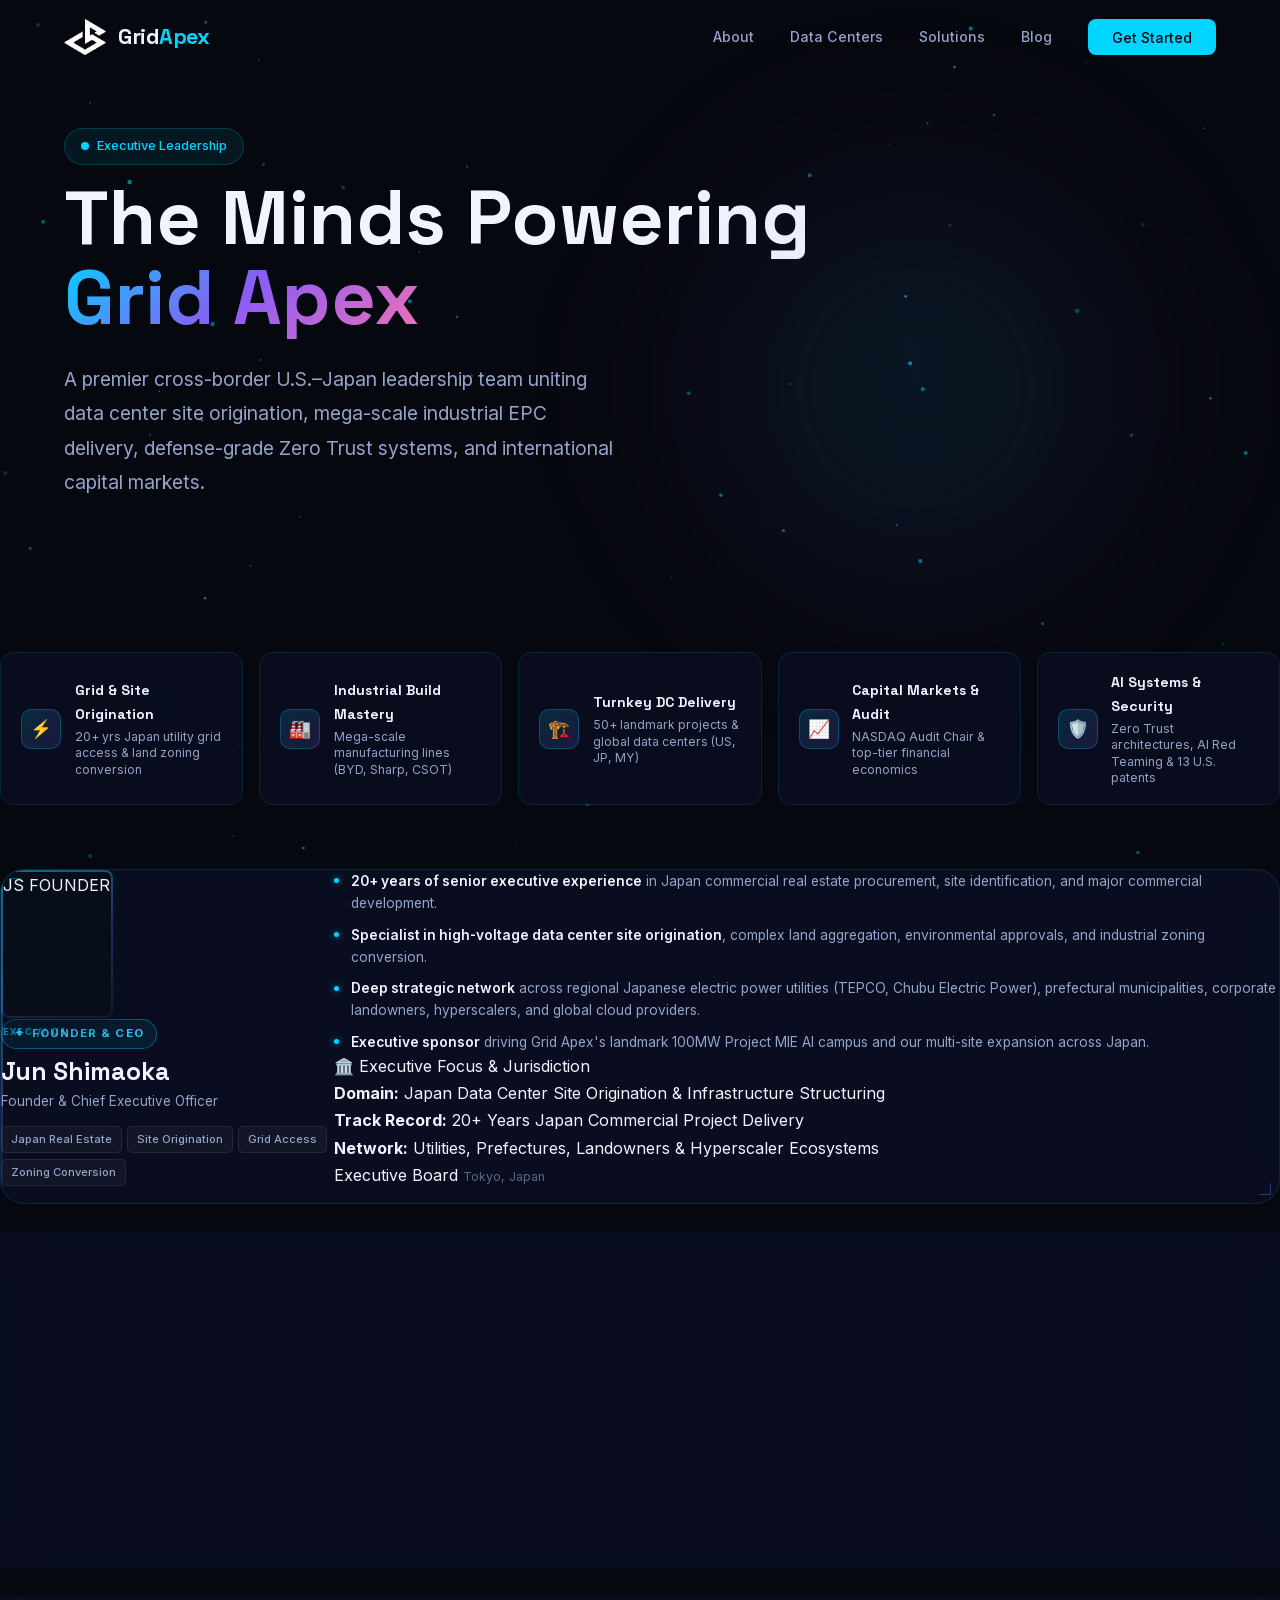
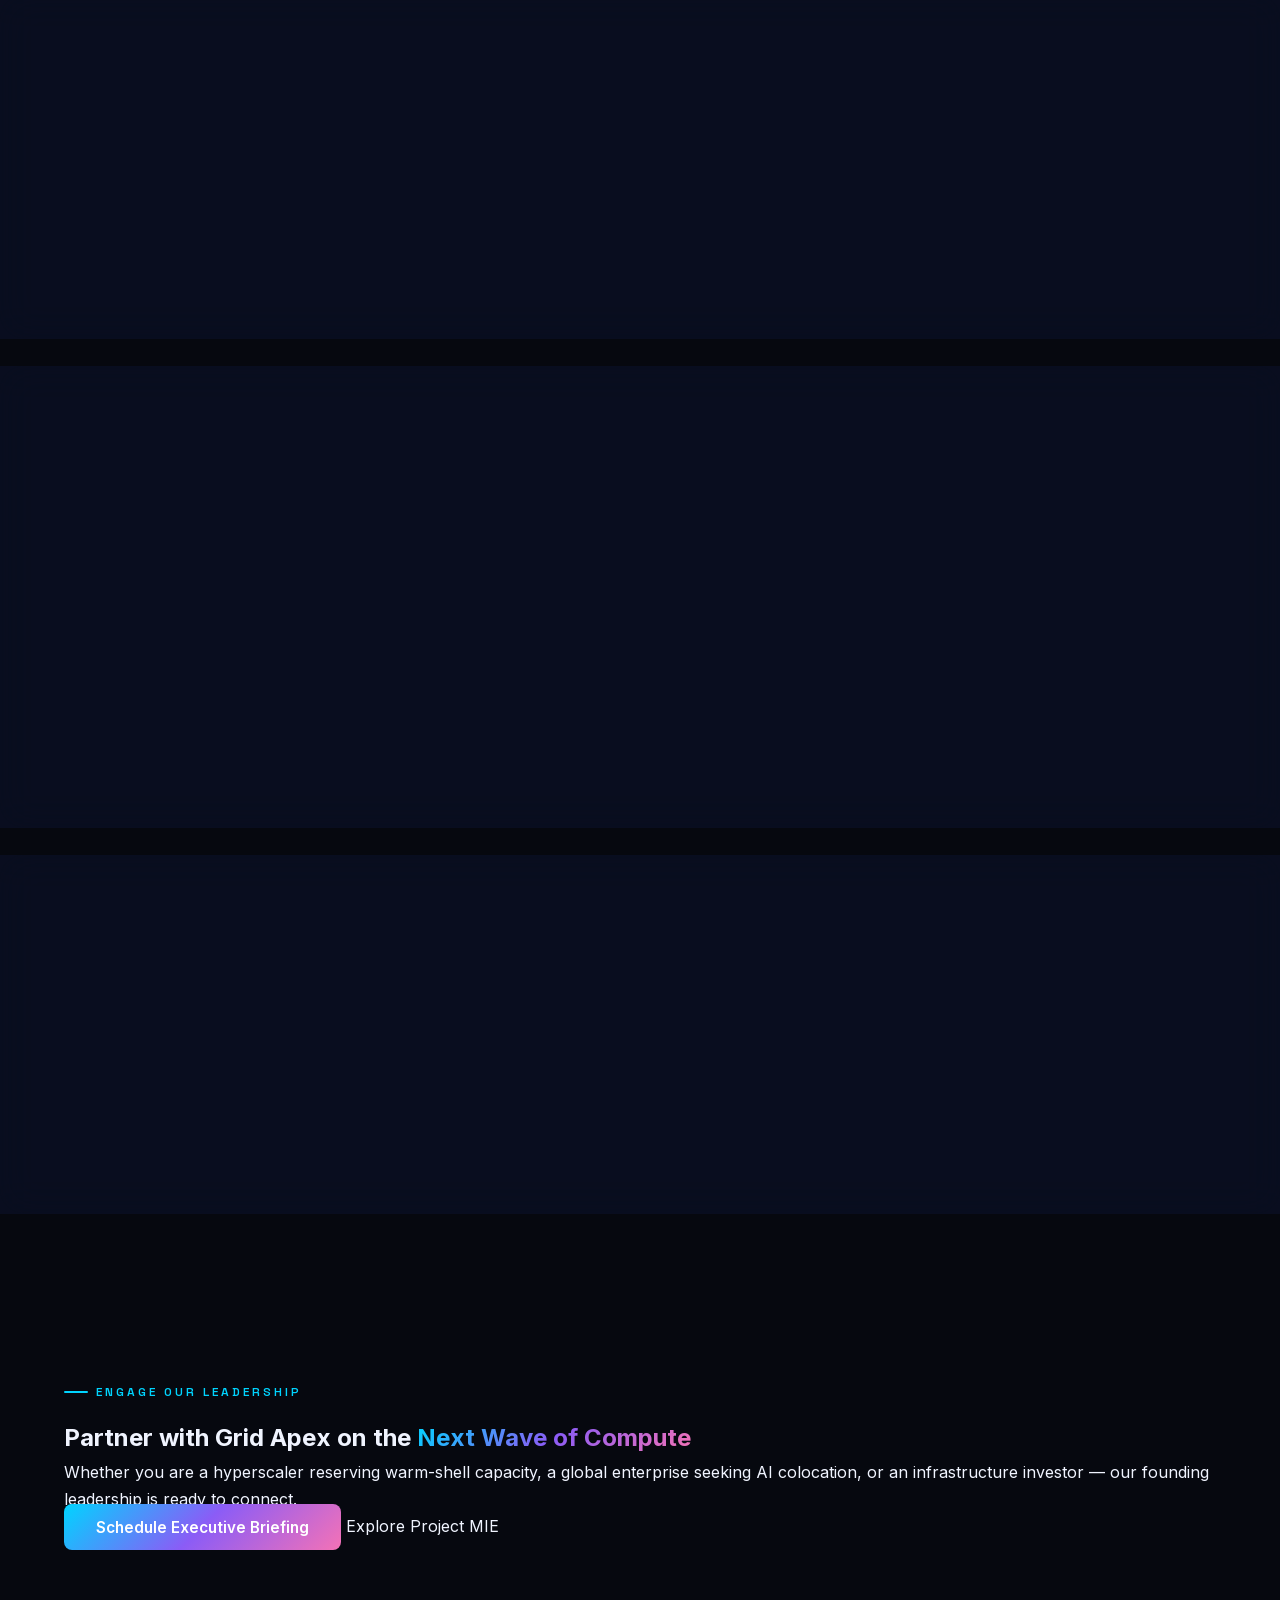
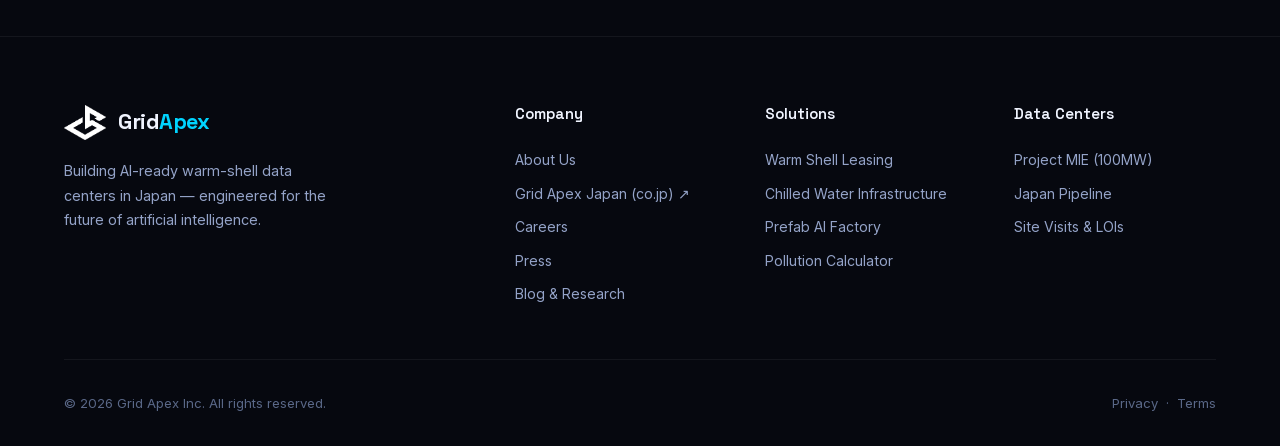
<file: team.html>
<!DOCTYPE html>
<html lang="en">
<head>
  <meta charset="UTF-8" />
  <meta name="viewport" content="width=device-width, initial-scale=1.0" />
  <title>Leadership Team — Grid Apex</title>
  <meta name="description" content="Meet the founding leadership team behind Grid Apex — seasoned executives uniting Japan data center site origination, mega-scale industrial EPC delivery, defense-grade AI infrastructure, and international capital markets." />
  <link rel="icon" href="assets/logo.png" type="image/png" />
  <link rel="stylesheet" href="styles.css?v=2.0" />
</head>
<body>

<canvas id="bg-canvas"></canvas>

<div class="page-wrapper">

  <!-- ====== NAVBAR ====== -->
  <nav class="navbar" id="navbar">
    <div class="container">
      <a href="index.html" class="nav-brand">
        <img src="assets/logo.png" alt="Grid Apex Logo" />
        <span class="nav-brand-text">Grid<span>Apex</span></span>
      </a>
      <ul class="nav-links" id="navLinks">
        <li><a href="index.html#about" data-i18n="nav.about">About</a></li>
        <li><a href="datacenters.html" data-i18n="nav.datacenters">Data Centers</a></li>
        <li><a href="solutions.html" data-i18n="nav.solutions">Solutions</a></li>
        <li><a href="blog.html" data-i18n="nav.blog">Blog</a></li>
        <li><a href="index.html#contact" class="nav-cta" data-i18n="nav.cta">Get Started</a></li>
      </ul>
      <button class="burger" id="burger" aria-label="Toggle navigation">
        <span></span><span></span><span></span>
      </button>
    </div>
  </nav>

  <!-- ====== HERO ====== -->
  <section class="hero subpage-hero" id="hero">
    <div class="hero-content">
      <div class="hero-badge">
        <span class="pulse"></span>
        <span>Executive Leadership</span>
      </div>
      <h1>The Minds Powering <span class="gradient-text">Grid Apex</span></h1>
      <p>A premier cross-border U.S.–Japan leadership team uniting data center site origination, mega-scale industrial EPC delivery, defense-grade Zero Trust systems, and international capital markets.</p>
    </div>
    <div class="hero-glow"></div>
  </section>

  <!-- ====== LEADERSHIP SYNERGY STRIP ====== -->
  <section class="team-section" id="team">
    <div class="container">
      
      <div class="team-synergy-strip reveal">
        <div class="synergy-item">
          <div class="synergy-icon">⚡</div>
          <div class="synergy-text">
            <h4>Grid & Site Origination</h4>
            <p>20+ yrs Japan utility grid access & land zoning conversion</p>
          </div>
        </div>
        <div class="synergy-item">
          <div class="synergy-icon">🏭</div>
          <div class="synergy-text">
            <h4>Industrial Build Mastery</h4>
            <p>Mega-scale manufacturing lines (BYD, Sharp, CSOT)</p>
          </div>
        </div>
        <div class="synergy-item">
          <div class="synergy-icon">🏗️</div>
          <div class="synergy-text">
            <h4>Turnkey DC Delivery</h4>
            <p>50+ landmark projects & global data centers (US, JP, MY)</p>
          </div>
        </div>
        <div class="synergy-item">
          <div class="synergy-icon">📈</div>
          <div class="synergy-text">
            <h4>Capital Markets & Audit</h4>
            <p>NASDAQ Audit Chair & top-tier financial economics</p>
          </div>
        </div>
        <div class="synergy-item">
          <div class="synergy-icon">🛡️</div>
          <div class="synergy-text">
            <h4>AI Systems & Security</h4>
            <p>Zero Trust architectures, AI Red Teaming & 13 U.S. patents</p>
          </div>
        </div>
      </div>

      <!-- ====== TEAM CARDS GRID ====== -->
      <div class="team-grid">

        <!-- 1. JUN SHIMAOKA -->
        <div class="team-card reveal">
          <div class="team-card-corner-tl"></div>
          <div class="team-card-corner-br"></div>

          <div class="team-card-header">
            <div class="team-photo-wrap">
              <div class="team-photo-inner">
                <div class="team-avatar-monogram">
                  <span class="monogram-letters">JS</span>
                  <span class="monogram-sub">FOUNDER</span>
                </div>
              </div>
              <span class="team-exec-id">EXEC // 01</span>
            </div>

            <div class="team-card-info">
              <span class="team-role-pill ceo">
                <span>✦</span> Founder & CEO
              </span>
              <h2 class="team-name">Jun Shimaoka</h2>
              <div class="team-official-title">Founder & Chief Executive Officer</div>
              <div class="team-tags">
                <span class="team-tag">Japan Real Estate</span>
                <span class="team-tag">Site Origination</span>
                <span class="team-tag">Grid Access</span>
                <span class="team-tag">Zoning Conversion</span>
              </div>
            </div>
          </div>

          <div class="team-card-body">
            <ul class="team-bio-list">
              <li><strong>20+ years of senior executive experience</strong> in Japan commercial real estate procurement, site identification, and major commercial development.</li>
              <li><strong>Specialist in high-voltage data center site origination</strong>, complex land aggregation, environmental approvals, and industrial zoning conversion.</li>
              <li><strong>Deep strategic network</strong> across regional Japanese electric power utilities (TEPCO, Chubu Electric Power), prefectural municipalities, corporate landowners, hyperscalers, and global cloud providers.</li>
              <li><strong>Executive sponsor</strong> driving Grid Apex's landmark 100MW Project MIE AI campus and our multi-site expansion across Japan.</li>
            </ul>

            <div class="team-credentials-box">
              <div class="team-credentials-title">
                <span>🏛️</span> Executive Focus & Jurisdiction
              </div>
              <ul class="team-credentials-list">
                <li><strong>Domain:</strong> Japan Data Center Site Origination & Infrastructure Structuring</li>
                <li><strong>Track Record:</strong> 20+ Years Japan Commercial Project Delivery</li>
                <li><strong>Network:</strong> Utilities, Prefectures, Landowners & Hyperscaler Ecosystems</li>
              </ul>
            </div>

            <div class="team-card-actions">
              <span class="team-badge-sub"><span class="pulse-dot"></span> Executive Board</span>
              <span style="font-size: 0.78rem; color: var(--text-dim);">Tokyo, Japan</span>
            </div>
          </div>
        </div>

        <!-- 2. JOHN RUAN -->
        <div class="team-card reveal">
          <div class="team-card-corner-tl"></div>
          <div class="team-card-corner-br"></div>

          <div class="team-card-header">
            <div class="team-photo-wrap">
              <div class="team-photo-inner photo-ruan">
                <img src="assets/team/Ruan.png" alt="John Ruan — Co-Founder & COO" loading="lazy" />
              </div>
              <span class="team-exec-id">EXEC // 02</span>
            </div>

            <div class="team-card-info">
              <span class="team-role-pill coo">
                <span>⚙️</span> Co-Founder & COO
              </span>
              <h2 class="team-name">John Ruan</h2>
              <div class="team-official-title">Co-Founder & Chief Operating Officer</div>
              <div class="team-tags">
                <span class="team-tag">Mega-Scale EPC</span>
                <span class="team-tag">Industrial Delivery</span>
                <span class="team-tag">Cross-Border Ops</span>
                <span class="team-tag">Supply Chain Governance</span>
              </div>
            </div>
          </div>

          <div class="team-card-body">
            <ul class="team-bio-list">
              <li><strong>Led major manufacturing build programs</strong> across Asia, including a BYD LCD production line, the Sharp LCD plant, and a CSOT-affiliated high-precision LCD processing facility.</li>
              <li><strong>Extensive corporate leadership</strong> and multi-disciplinary project management across complex, capital-intensive industrial delivery.</li>
              <li><strong>Mastery over precision execution</strong>, large-scale supply chain logistics, equipment procurement, and high-velocity operational rollouts.</li>
              <li><strong>Oversees end-to-end site execution</strong>, contractor governance, and operational integrity for Grid Apex's AI campus builds.</li>
            </ul>

            <div class="team-credentials-box">
              <div class="team-credentials-title">
                <span>🎓</span> Education & Academic Credentials
              </div>
              <ul class="team-credentials-list">
                <li><strong>B.A. in International Economics:</strong> Peking University</li>
                <li><strong>M.A. in Economics:</strong> University of Tokyo</li>
                <li><strong>Leadership:</strong> Multi-Hundred-Million-Dollar Industrial Facility Programs</li>
              </ul>
            </div>

            <div class="team-card-actions">
              <span class="team-badge-sub"><span class="pulse-dot"></span> Executive Board</span>
              <span style="font-size: 0.78rem; color: var(--text-dim);">Tokyo / Global</span>
            </div>
          </div>
        </div>

        <!-- 3. PEIYU SHI -->
        <div class="team-card reveal">
          <div class="team-card-corner-tl"></div>
          <div class="team-card-corner-br"></div>

          <div class="team-card-header">
            <div class="team-photo-wrap">
              <div class="team-photo-inner photo-perry">
                <img src="assets/team/perry.jpg" alt="Peiyu Shi — Chief Development Officer" loading="lazy" />
              </div>
              <span class="team-exec-id">EXEC // 03</span>
            </div>

            <div class="team-card-info">
              <span class="team-role-pill cdo">
                <span>🏗️</span> Chief Development Officer
              </span>
              <h2 class="team-name">Peiyu Shi</h2>
              <div class="team-official-title">Chief Development Officer</div>
              <div class="team-tags">
                <span class="team-tag">25+ Yrs Industry Exp</span>
                <span class="team-tag">50+ Landmark Builds</span>
                <span class="team-tag">Modular DC Delivery</span>
                <span class="team-tag">Senior Engineer</span>
              </div>
            </div>
          </div>

          <div class="team-card-body">
            <ul class="team-bio-list">
              <li><strong>Founder of PSG Group</strong> with 25+ years of extensive leadership in EPC and industrial construction spanning over two decades in Asia-Pacific and global markets.</li>
              <li><strong>Successfully delivered 50+ landmark industrial projects</strong> across China, Southeast Asia, Japan, and the United States, earning trust from premier global enterprises.</li>
              <li><strong>Direct data center construction track record</strong>: developed and built high-performance facilities across Ohio (USA), Osaka (Japan), and Johor Bahru (Malaysia).</li>
              <li><strong>Hands-on delivery authority</strong> across containerized, modular, and hyperscale-ready facilities, cleanrooms, and cross-border supply chain integration.</li>
            </ul>

            <div class="team-credentials-box">
              <div class="team-credentials-title">
                <span>📜</span> Professional Credentials & Certifications
              </div>
              <ul class="team-credentials-list">
                <li><strong>Degree:</strong> Bachelor of Industrial and Civil Construction</li>
                <li><strong>Credentials:</strong> Certified Senior Engineer | PMP International Project Manager</li>
                <li><strong>Specialization:</strong> Lean Construction Practitioner & Modular Data Center Architecture</li>
              </ul>
            </div>

            <div class="team-card-actions">
              <span class="team-badge-sub"><span class="pulse-dot"></span> Senior Leadership</span>
              <span style="font-size: 0.78rem; color: var(--text-dim);">Global EPC</span>
            </div>
          </div>
        </div>

        <!-- 4. DR. HENRY HUANG -->
        <div class="team-card reveal">
          <div class="team-card-corner-tl"></div>
          <div class="team-card-corner-br"></div>

          <div class="team-card-header">
            <div class="team-photo-wrap">
              <div class="team-photo-inner photo-huang">
                <img src="assets/team/prof_huang.jpg" alt="Dr. Henry Huang — Co-Founder & Chief Financial Advisor" loading="lazy" />
              </div>
              <span class="team-exec-id">EXEC // 04</span>
            </div>

            <div class="team-card-info">
              <span class="team-role-pill cfa">
                <span>📊</span> Co-Founder & Chief Financial Advisor
              </span>
              <h2 class="team-name">Dr. Henry Huang</h2>
              <div class="team-official-title">Co-Founder & Chief Financial Advisor</div>
              <div class="team-tags">
                <span class="team-tag">NASDAQ Audit Chair</span>
                <span class="team-tag">Ph.D. Accounting</span>
                <span class="team-tag">Cost of Capital & Valuation</span>
                <span class="team-tag">SEC Compliance</span>
              </div>
            </div>
          </div>

          <div class="team-card-body">
            <ul class="team-bio-list">
              <li><strong>Tenured Full Professor of Accounting and Department Chair</strong> at the Sy Syms School of Business, Yeshiva University in New York.</li>
              <li><strong>Independent Director & Chair of Audit Committee for NASDAQ-listed companies</strong>; advises boards on capital formation, cross-border auditing, and SEC reporting.</li>
              <li><strong>Author of landmark research</strong> published in top academic journals including <em>The Accounting Review</em>, <em>Journal of Financial Economics</em>, and <em>Strategic Management Journal</em>.</li>
              <li><strong>Widely cited by regulators</strong> (including the SEC), international media, and think tanks for expertise on cost of capital, climate financing, and securities litigation.</li>
              <li><strong>Former President & Current Chairman</strong> of the Peking University Alumni Association of Greater New York; official reviewer for the Hong Kong Research Grants Council.</li>
            </ul>

            <div class="team-credentials-box">
              <div class="team-credentials-title">
                <span>🎓</span> Academic & Board Credentials
              </div>
              <ul class="team-credentials-list">
                <li><strong>Ph.D. in Accounting (minor in Finance):</strong> Bauer College of Business, Univ. of Houston</li>
                <li><strong>M.S. Accountancy & Master of Laws (LL.M.):</strong> University of Houston</li>
                <li><strong>Bachelor of Laws (LL.B.):</strong> Law School, Peking University</li>
                <li><strong>Directorships:</strong> NASDAQ Independent Director & Audit Committee Chair</li>
              </ul>
            </div>

            <div class="team-card-actions">
              <span class="team-badge-sub"><span class="pulse-dot"></span> Executive Board</span>
              <a href="https://www.yu.edu/faculty/pages/huang-henry" target="_blank" rel="noopener noreferrer" class="team-link-btn" title="View Academic Profile">
                <span>Faculty Profile ↗</span>
              </a>
            </div>
          </div>
        </div>

        <!-- 5. QIANG (AARON) ZHANG -->
        <div class="team-card reveal">
          <div class="team-card-corner-tl"></div>
          <div class="team-card-corner-br"></div>

          <div class="team-card-header">
            <div class="team-photo-wrap">
              <div class="team-photo-inner photo-qiang">
                <img src="assets/team/qiang-studio.jpg" alt="Qiang (Aaron) Zhang — Co-Founder & CTO" loading="lazy" />
              </div>
              <span class="team-exec-id">EXEC // 05</span>
            </div>

            <div class="team-card-info">
              <span class="team-role-pill cto">
                <span>🛡️</span> Co-Founder & CTO
              </span>
              <h2 class="team-name">Qiang (Aaron) Zhang</h2>
              <div class="team-official-title">Co-Founder & Chief Technology Officer</div>
              <div class="team-tags">
                <span class="team-tag">Zero Trust Architecture</span>
                <span class="team-tag">13 U.S. Patents</span>
                <span class="team-tag">Hyperscale Cloud & SaaS</span>
                <span class="team-tag">AI Red Teaming</span>
              </div>
            </div>
          </div>

          <div class="team-card-body">
            <ul class="team-bio-list">
              <li><strong>Specialist in internet protocols, telecom backoffice, and IDC system designs</strong>, hyperscale cloud computing architecture, and high-resilience SaaS systems.</li>
              <li><strong>Pioneer in defense-grade Zero Trust security</strong>, enterprise AI/ML application stacks, proactive AI Red Teaming, and regulatory compliance standards.</li>
              <li><strong>Engineering leadership</strong> across high-growth technology startups and Fortune 100 enterprise leaders; architect of mission-critical cloud platforms deployed across AWS and Azure serving millions of users.</li>
              <li><strong>Holder of 13 granted U.S. patents</strong> spanning networking protocols, distributed systems, and next-generation cybersecurity architectures.</li>
            </ul>

            <div class="team-credentials-box">
              <div class="team-credentials-title">
                <span>🔬</span> Technical Credentials & Patents
              </div>
              <ul class="team-credentials-list">
                <li><strong>M.S. in Electrical & Computer Engineering (M.S.E.E.):</strong> Johns Hopkins University</li>
                <li><strong>Intellectual Property:</strong> 13 Granted United States Patents</li>
                <li><strong>Core Systems:</strong> Zero Trust Security, IDC Infrastructure, AI Red Teaming & Cloud Scale</li>
              </ul>
            </div>

            <div class="team-card-actions">
              <span class="team-badge-sub"><span class="pulse-dot"></span> Executive Board</span>
              <a href="https://www.linkedin.com/in/qiangzhang" target="_blank" rel="noopener noreferrer" class="team-link-btn" title="View LinkedIn Profile">
                <svg width="15" height="15" viewBox="0 0 24 24" fill="currentColor">
                  <path d="M19 3a2 2 0 0 1 2 2v14a2 2 0 0 1-2 2H5a2 2 0 0 1-2-2V5a2 2 0 0 1 2-2h14m-.5 15.5v-5.3a3.26 3.26 0 0 0-3.26-3.26c-.85 0-1.84.52-2.28 1.3v-1.11h-2.79v8.37h2.79v-4.93c0-.77.62-1.4 1.39-1.4a1.4 1.4 0 0 1 1.4 1.4v4.93h2.75M6.46 10.9v8.37H9.2V10.9H6.46M7.83 6.64a1.64 1.64 0 1 0 0 3.28 1.64 1.64 0 0 0 0-3.28Z"/>
                </svg>
                <span>LinkedIn Profile ↗</span>
              </a>
            </div>
          </div>
        </div>

      </div><!-- /.team-grid -->

    </div><!-- /.container -->
  </section>

  <!-- ====== CTA BANNER ====== -->
  <section class="cta-section" id="contact" style="padding: 4rem 0 6rem;">
    <div class="container">
      <div class="cta-banner reveal">
        <div class="cta-glow"></div>
        <span class="section-label">Engage Our Leadership</span>
        <h2>Partner with Grid Apex on the <span class="gradient-text">Next Wave of Compute</span></h2>
        <p>Whether you are a hyperscaler reserving warm-shell capacity, a global enterprise seeking AI colocation, or an infrastructure investor — our founding leadership is ready to connect.</p>
        <div class="cta-actions">
          <a href="index.html#contact" class="btn btn-primary">Schedule Executive Briefing</a>
          <a href="datacenters.html" class="btn btn-secondary">Explore Project MIE</a>
        </div>
      </div>
    </div>
  </section>

  <!-- ====== FOOTER ====== -->
  <footer class="footer">
    <div class="container">
      <div class="footer-grid">
        <div class="footer-brand">
          <a href="index.html" class="nav-brand">
            <img src="assets/logo.png" alt="Grid Apex Logo" />
            <span class="nav-brand-text">Grid<span>Apex</span></span>
          </a>
          <p>Building AI-ready warm-shell data centers in Japan — engineered for the future of artificial intelligence.</p>
        </div>
        <div class="footer-col">
          <h4>Company</h4>
          <a href="index.html#about">About Us</a>
          <a href="https://gridapex.co.jp" target="_blank" rel="noopener noreferrer">Grid Apex Japan (co.jp) ↗</a>
          <a href="#">Careers</a>
          <a href="#">Press</a>
          <a href="blog.html">Blog & Research</a>
        </div>
        <div class="footer-col">
          <h4>Solutions</h4>
          <a href="solutions.html">Warm Shell Leasing</a>
          <a href="solutions.html">Chilled Water Infrastructure</a>
          <a href="solutions.html">Prefab AI Factory</a>
          <a href="calculator.html">Pollution Calculator</a>
        </div>
        <div class="footer-col">
          <h4>Data Centers</h4>
          <a href="datacenters.html">Project MIE (100MW)</a>
          <a href="datacenters.html#pipeline">Japan Pipeline</a>
          <a href="index.html#contact">Site Visits & LOIs</a>
        </div>
      </div>
      <div class="footer-bottom">
        <span>&copy; 2026 Grid Apex Inc. All rights reserved.</span>
        <span>
          <a href="#">Privacy</a> &nbsp;·&nbsp; <a href="#">Terms</a>
        </span>
      </div>
    </div>
  </footer>

</div><!-- /.page-wrapper -->

<script src="main.js"></script>
</body>
</html>
</file>
<file: styles.css>
/* ========================================
   Grid Apex — Design System & Styles
   ======================================== */

/* ---------- Google Fonts ---------- */
@import url('./assets/fonts.css');

/* ---------- CSS Custom Properties ---------- */
:root {
  /* Palette */
  --bg-primary:       #06080f;
  --bg-secondary:     #0c1020;
  --bg-card:          rgba(12, 18, 40, 0.55);
  --bg-card-hover:    rgba(18, 28, 60, 0.65);
  --surface:          rgba(255, 255, 255, 0.03);

  --accent-cyan:      #00d4ff;
  --accent-blue:      #3b82f6;
  --accent-purple:    #8b5cf6;
  --accent-emerald:   #34d399;
  --accent-hot:       #f472b6;

  --grad-hero:        linear-gradient(135deg, #00d4ff 0%, #8b5cf6 50%, #f472b6 100%);
  --grad-card:        linear-gradient(160deg, rgba(0,212,255,.12) 0%, rgba(139,92,246,.08) 100%);
  --grad-glow:        radial-gradient(circle at 50% 50%, rgba(0,212,255,.25) 0%, transparent 70%);

  --text-primary:     #f0f4ff;
  --text-secondary:   #94a3c8;
  --text-dim:         #5a6888;

  --border:           rgba(255, 255, 255, 0.06);
  --border-glow:      rgba(0, 212, 255, 0.25);

  /* Typography */
  --font-body:   'Inter', -apple-system, sans-serif;
  --font-display:'Space Grotesk', 'Inter', sans-serif;

  /* Spacing */
  --section-pad: clamp(4rem, 10vw, 8rem) clamp(1.5rem, 5vw, 6rem);

  /* Radius */
  --radius-sm:  8px;
  --radius-md:  14px;
  --radius-lg:  24px;
  --radius-xl:  32px;

  /* Transitions */
  --ease-out: cubic-bezier(0.22, 1, 0.36, 1);
}

/* ---------- Reset ---------- */
*, *::before, *::after { box-sizing: border-box; margin: 0; padding: 0; }
html { scroll-behavior: smooth; -webkit-font-smoothing: antialiased; }
body {
  font-family: var(--font-body);
  background: var(--bg-primary);
  color: var(--text-primary);
  line-height: 1.7;
}
a { text-decoration: none; color: inherit; }
ul { list-style: none; }
img { max-width: 100%; display: block; }

/* ---------- Utility ---------- */
.container { max-width: 1280px; margin: 0 auto; width: 100%; }
.section-label {
  font-family: var(--font-display);
  font-size: .75rem;
  font-weight: 600;
  text-transform: uppercase;
  letter-spacing: 3px;
  color: var(--accent-cyan);
  margin-bottom: 1rem;
  display: inline-flex;
  align-items: center;
  gap: .5rem;
}
.section-label::before {
  content: '';
  width: 24px;
  height: 2px;
  background: var(--accent-cyan);
  border-radius: 2px;
}
.section-title {
  font-family: var(--font-display);
  font-size: clamp(2rem, 4vw, 3.5rem);
  font-weight: 700;
  line-height: 1.15;
  margin-bottom: 1.25rem;
}
.section-subtitle {
  font-size: 1.1rem;
  color: var(--text-secondary);
  max-width: 620px;
  line-height: 1.75;
}
.gradient-text {
  background: var(--grad-hero);
  -webkit-background-clip: text;
  -webkit-text-fill-color: transparent;
  background-clip: text;
}
.gradient-text-purple {
  background: linear-gradient(135deg, var(--accent-purple) 0%, var(--accent-hot) 100%);
  -webkit-background-clip: text;
  -webkit-text-fill-color: transparent;
  background-clip: text;
}

/* ---------- Animated Background ---------- */
#bg-canvas {
  position: fixed;
  inset: 0;
  z-index: 0;
  pointer-events: none;
}
.page-wrapper {
  position: relative;
  z-index: 1;
}

/* ---------- Header / Navbar ---------- */
.navbar {
  position: fixed;
  top: 0;
  left: 0;
  width: 100%;
  z-index: 1000;
  padding: 1rem 0;
  transition: background .4s var(--ease-out), box-shadow .4s var(--ease-out);
}
.navbar.scrolled {
  background: rgba(6, 8, 15, 0.85);
  backdrop-filter: blur(20px) saturate(1.4);
  -webkit-backdrop-filter: blur(20px) saturate(1.4);
  box-shadow: 0 1px 0 var(--border);
}
.navbar .container {
  display: flex;
  align-items: center;
  justify-content: space-between;
  padding: 0 clamp(1.5rem, 5vw, 6rem);
}
.nav-brand {
  display: flex;
  align-items: center;
  gap: .75rem;
}
.nav-brand img {
  width: 42px;
  height: 42px;
  object-fit: contain;
}
.nav-brand-text {
  font-family: var(--font-display);
  font-weight: 700;
  font-size: 1.35rem;
  letter-spacing: -.5px;
}
.nav-brand-text span {
  color: var(--accent-cyan);
}
.nav-links {
  display: flex;
  gap: 2.25rem;
}
.nav-links a {
  font-size: .88rem;
  font-weight: 500;
  color: var(--text-secondary);
  transition: color .3s;
  position: relative;
}
.nav-links a::after {
  content: '';
  position: absolute;
  bottom: -4px;
  left: 0;
  width: 0;
  height: 2px;
  background: var(--accent-cyan);
  transition: width .3s var(--ease-out);
}
.nav-links a:hover { color: var(--text-primary); }
.nav-links a:hover::after { width: 100%; }
.nav-cta {
  padding: .6rem 1.5rem;
  border-radius: var(--radius-sm);
  background: var(--accent-cyan);
  color: #06080f !important;
  font-weight: 600;
  font-size: .88rem;
  transition: transform .25s var(--ease-out), box-shadow .25s;
}
.nav-cta:hover {
  transform: translateY(-2px);
  box-shadow: 0 4px 24px rgba(0, 212, 255, .35);
}
.nav-cta::after { display: none !important; }

.nav-sub-link {
  display: inline-flex;
  align-items: center;
  gap: .35rem;
  padding: .4rem .9rem;
  border-radius: var(--radius-sm);
  border: 1px solid rgba(0, 212, 255, .35);
  background: rgba(0, 212, 255, .06);
  color: var(--accent-cyan) !important;
  font-weight: 600;
  font-size: .84rem;
  transition: all .25s var(--ease-out);
}
.nav-sub-link:hover {
  background: rgba(0, 212, 255, .18);
  border-color: var(--accent-cyan);
  color: #ffffff !important;
  box-shadow: 0 0 16px rgba(0, 212, 255, .25);
  transform: translateY(-1px);
}
.nav-sub-link::after { display: none !important; }

/* Language Switcher */
.lang-switcher {
  position: relative;
  margin-left: .5rem;
}
.lang-current {
  display: flex;
  align-items: center;
  gap: .4rem;
  padding: .45rem .8rem;
  border-radius: var(--radius-sm);
  background: rgba(255, 255, 255, .05);
  border: 1px solid rgba(255, 255, 255, .1);
  color: var(--text-secondary);
  font-family: var(--font-display);
  font-size: .8rem;
  font-weight: 600;
  cursor: pointer;
  transition: border-color .3s, background .3s, color .3s;
  letter-spacing: .5px;
}
.lang-current:hover {
  border-color: var(--accent-cyan);
  color: var(--text-primary);
  background: rgba(0, 212, 255, .06);
}
.lang-current .chevron {
  transition: transform .3s var(--ease-out);
}
.lang-switcher.open .lang-current .chevron {
  transform: rotate(180deg);
}
.lang-dropdown {
  position: absolute;
  top: calc(100% + 8px);
  right: 0;
  min-width: 150px;
  padding: .4rem;
  background: rgba(12, 18, 40, 0.92);
  backdrop-filter: blur(20px) saturate(1.4);
  -webkit-backdrop-filter: blur(20px) saturate(1.4);
  border: 1px solid rgba(255, 255, 255, .08);
  border-radius: var(--radius-md);
  box-shadow: 0 12px 40px rgba(0, 0, 0, .5);
  opacity: 0;
  visibility: hidden;
  transform: translateY(-8px);
  transition: opacity .25s var(--ease-out), transform .25s var(--ease-out), visibility .25s;
  z-index: 1001;
}
.lang-switcher.open .lang-dropdown {
  opacity: 1;
  visibility: visible;
  transform: translateY(0);
}
.lang-option {
  display: flex;
  align-items: center;
  gap: .6rem;
  width: 100%;
  padding: .55rem .8rem;
  border: none;
  background: transparent;
  color: var(--text-secondary);
  font-family: var(--font-body);
  font-size: .85rem;
  font-weight: 500;
  cursor: pointer;
  border-radius: var(--radius-sm);
  transition: background .2s, color .2s;
}
.lang-option:hover {
  background: rgba(0, 212, 255, .08);
  color: var(--text-primary);
}
.lang-option.active {
  color: var(--accent-cyan);
  background: rgba(0, 212, 255, .06);
}
.lang-flag {
  font-size: 1.1rem;
  line-height: 1;
}

/* Mobile burger */
.burger {
  display: none;
  flex-direction: column;
  gap: 5px;
  cursor: pointer;
  background: none;
  border: none;
}
.burger span {
  width: 24px;
  height: 2px;
  background: var(--text-primary);
  border-radius: 2px;
  transition: .3s;
}

/* ---------- Hero ---------- */
.hero {
  min-height: 100vh;
  display: flex;
  align-items: center;
  padding: var(--section-pad);
  position: relative;
}
.hero-content {
  max-width: 780px;
}
.hero-badge {
  display: inline-flex;
  align-items: center;
  gap: .5rem;
  padding: .4rem 1rem;
  background: rgba(0, 212, 255, .08);
  border: 1px solid rgba(0, 212, 255, .2);
  border-radius: 999px;
  font-size: .8rem;
  font-weight: 500;
  color: var(--accent-cyan);
  margin-bottom: .75rem;
  animation: fadeInUp .8s var(--ease-out) both;
  cursor: pointer;
}
.hero-badge-large {
  padding: 1rem 2rem;
  font-size: 1.1rem;
  font-weight: 700;
  gap: .75rem;
  margin-bottom: 0;
  box-shadow: 0 0 32px rgba(0, 212, 255, .18), 0 4px 24px rgba(0,0,0,.3);
  transition: box-shadow .3s, transform .2s;
  white-space: nowrap;
}
.hero-badge-large:hover {
  box-shadow: 0 0 52px rgba(0, 212, 255, .35), 0 8px 32px rgba(0,0,0,.4);
  transform: translateY(-2px);
}
.hero-badge-large .pulse {
  width: 12px;
  height: 12px;
}
.hero-badge .pulse {
  width: 8px;
  height: 8px;
  background: var(--accent-cyan);
  border-radius: 50%;
  animation: pulse 2s infinite;
}

/* Badge slide-out — campus image */
.badge-slideout {
  max-height: 0;
  overflow: hidden;
  transition: max-height .5s var(--ease-out), margin .5s var(--ease-out);
  margin-bottom: 0;
}
.hero-badge:hover + .badge-slideout,
.hero-badge-large:hover + .badge-slideout,
.badge-slideout:hover {
  max-height: 300px;
  margin-bottom: 1.5rem;
}
.badge-slideout-inner {
  width: 380px;
  border-radius: var(--radius-lg);
  overflow: hidden;
  background: rgba(12, 18, 40, 0.92);
  border: 1px solid rgba(0, 212, 255, .2);
  box-shadow: 0 16px 48px rgba(0, 0, 0, .5), 0 0 24px rgba(0, 212, 255, .06);
  margin-top: .75rem;
}
.badge-slideout-inner img {
  width: 100%;
  height: 200px;
  object-fit: cover;
  display: block;
}
.badge-popup-label {
  display: flex;
  align-items: center;
  gap: .5rem;
  padding: .75rem 1rem;
  font-family: var(--font-display);
  font-size: .9rem;
  font-weight: 600;
  color: var(--text-primary);
  letter-spacing: .5px;
}
.badge-popup-label::before {
  content: '📍';
  font-size: 1rem;
}
.hero h1 {
  font-family: var(--font-display);
  font-size: clamp(2.75rem, 6vw, 5.5rem);
  font-weight: 800;
  line-height: 1.05;
  margin-bottom: 1.5rem;
  animation: fadeInUp .8s .15s var(--ease-out) both;
}
.hero p {
  font-size: clamp(1.05rem, 1.5vw, 1.25rem);
  color: var(--text-secondary);
  max-width: 560px;
  line-height: 1.8;
  margin-bottom: 2.5rem;
  animation: fadeInUp .8s .3s var(--ease-out) both;
}
.hero-actions {
  display: flex;
  gap: 1rem;
  flex-wrap: wrap;
  animation: fadeInUp .8s .45s var(--ease-out) both;
}
.btn-primary {
  padding: .85rem 2rem;
  border-radius: var(--radius-sm);
  background: var(--grad-hero);
  color: #fff;
  font-weight: 600;
  font-size: .95rem;
  border: none;
  cursor: pointer;
  transition: transform .25s var(--ease-out), box-shadow .25s;
}
.btn-primary:hover {
  transform: translateY(-3px);
  box-shadow: 0 8px 30px rgba(0, 212, 255, .3);
}
.btn-outline {
  padding: .85rem 2rem;
  border-radius: var(--radius-sm);
  background: transparent;
  border: 1px solid rgba(255,255,255,.15);
  color: var(--text-primary);
  font-weight: 600;
  font-size: .95rem;
  cursor: pointer;
  transition: border-color .3s, background .3s, transform .25s var(--ease-out);
}
.btn-outline:hover {
  border-color: var(--accent-cyan);
  background: rgba(0, 212, 255, .06);
  transform: translateY(-3px);
}

/* Hero glow orbs */
.hero-glow {
  position: absolute;
  top: 15%;
  right: 5%;
  width: 600px;
  height: 600px;
  background: radial-gradient(circle, rgba(0,212,255,.12) 0%, rgba(139,92,246,.06) 40%, transparent 70%);
  border-radius: 50%;
  filter: blur(80px);
  animation: float 8s ease-in-out infinite;
  pointer-events: none;
}

/* ---------- Stats Ticker ---------- */
.stats-bar {
  padding: 3rem 0;
  border-top: 1px solid var(--border);
  border-bottom: 1px solid var(--border);
}
.stats-bar .container {
  display: grid;
  grid-template-columns: repeat(4, 1fr);
  gap: 2rem;
  padding: 0 clamp(1.5rem, 5vw, 6rem);
}
.stat-item {
  text-align: center;
}
.stat-number {
  font-family: var(--font-display);
  font-size: clamp(2rem, 3.5vw, 3rem);
  font-weight: 700;
  color: var(--accent-cyan);
}
.stat-label {
  font-size: .85rem;
  color: var(--text-dim);
  margin-top: .25rem;
}

/* ---------- Section: About ---------- */
.about {
  padding: var(--section-pad);
}
.about .container {
  display: grid;
  grid-template-columns: 1fr 1fr;
  gap: 5rem;
  align-items: center;
  padding: 0 clamp(1.5rem, 5vw, 6rem);
}
.about-visual {
  position: relative;
  width: 100%;
  aspect-ratio: 1;
  max-width: 520px;
}
.about-grid-animation {
  width: 100%;
  height: 100%;
  position: relative;
  border-radius: var(--radius-lg);
  overflow: hidden;
  background: var(--bg-secondary);
  border: 1px solid var(--border);
}
.about-grid-animation canvas {
  width: 100%;
  height: 100%;
}

/* ---------- Section: Solutions ---------- */
.solutions {
  padding: var(--section-pad);
  background: var(--bg-secondary);
}
.solutions .container {
  padding: 0 clamp(1.5rem, 5vw, 6rem);
}
.solutions-header {
  text-align: center;
  margin-bottom: 4rem;
}
.solutions-header .section-subtitle {
  margin: 0 auto;
}
.solutions-grid {
  display: grid;
  grid-template-columns: repeat(3, 1fr);
  gap: 2rem;
}
.sol-card {
  background: var(--bg-card);
  border: 1px solid var(--border);
  border-radius: var(--radius-lg);
  padding: 2.5rem 2rem;
  backdrop-filter: blur(12px);
  transition: transform .4s var(--ease-out), border-color .4s, box-shadow .4s;
  position: relative;
  overflow: hidden;
}
.sol-card::before {
  content: '';
  position: absolute;
  top: 0;
  left: 0;
  width: 100%;
  height: 3px;
  background: var(--grad-hero);
  transform: scaleX(0);
  transform-origin: left;
  transition: transform .4s var(--ease-out);
}
.sol-card:hover {
  transform: translateY(-6px);
  border-color: var(--border-glow);
  box-shadow: 0 16px 48px rgba(0, 0, 0, .4), 0 0 40px rgba(0, 212, 255, .06);
}
.sol-card:hover::before { transform: scaleX(1); }
.sol-icon {
  width: 56px;
  height: 56px;
  border-radius: var(--radius-md);
  display: grid;
  place-items: center;
  font-size: 1.5rem;
  margin-bottom: 1.5rem;
  background: rgba(0, 212, 255, .08);
  border: 1px solid rgba(0, 212, 255, .15);
  color: var(--accent-cyan);
}
.sol-card h3 {
  font-family: var(--font-display);
  font-size: 1.25rem;
  font-weight: 600;
  margin-bottom: .75rem;
}
.sol-card p {
  color: var(--text-secondary);
  font-size: .93rem;
  line-height: 1.7;
}

/* icon colour variants */
.sol-icon.purple { background: rgba(139,92,246,.1); border-color: rgba(139,92,246,.2); color: var(--accent-purple); }
.sol-icon.emerald { background: rgba(52,211,153,.1); border-color: rgba(52,211,153,.2); color: var(--accent-emerald); }
.sol-icon.hot { background: rgba(244,114,182,.1); border-color: rgba(244,114,182,.2); color: var(--accent-hot); }
.sol-icon.blue { background: rgba(59,130,246,.1); border-color: rgba(59,130,246,.2); color: var(--accent-blue); }


/* ========================================================
   Our Core Competency Section
   ======================================================== */
.competency-section {
  padding: 5rem 0 6rem;
  position: relative;
  background: radial-gradient(circle at 50% 15%, rgba(0, 212, 255, 0.04) 0%, transparent 65%);
  border-bottom: 1px solid var(--border);
}
.competency-grid {
  display: grid;
  grid-template-columns: repeat(2, 1fr);
  gap: 2.25rem;
  margin-top: 3.5rem;
}
.competency-card {
  background: linear-gradient(145deg, rgba(14, 20, 42, 0.88) 0%, rgba(8, 12, 26, 0.96) 100%);
  border: 1px solid rgba(255, 255, 255, 0.08);
  border-radius: var(--radius-lg);
  padding: 2.5rem 2.25rem;
  backdrop-filter: blur(20px);
  position: relative;
  overflow: hidden;
  display: flex;
  flex-direction: column;
  transition: transform 0.4s var(--ease-out), border-color 0.4s ease, box-shadow 0.4s ease;
}

/* Ambient corner glow */
.competency-card::before {
  content: '';
  position: absolute;
  top: -30px;
  right: -30px;
  width: 180px;
  height: 180px;
  border-radius: 50%;
  pointer-events: none;
  opacity: 0.5;
  filter: blur(45px);
  transition: opacity 0.4s ease, transform 0.4s ease;
}
.competency-card.theme-cyan::before { background: rgba(0, 212, 255, 0.28); }
.competency-card.theme-purple::before { background: rgba(168, 85, 247, 0.28); }
.competency-card.theme-emerald::before { background: rgba(16, 185, 129, 0.28); }
.competency-card.theme-amber::before { background: rgba(245, 158, 11, 0.28); }

/* Top accent glowing bar */
.competency-card::after {
  content: '';
  position: absolute;
  top: 0;
  left: 0;
  right: 0;
  height: 2px;
  opacity: 0.85;
  transition: opacity 0.4s ease;
}
.competency-card.theme-cyan::after { background: linear-gradient(90deg, transparent 5%, #00d4ff 40%, #38bdf8 60%, transparent 95%); }
.competency-card.theme-purple::after { background: linear-gradient(90deg, transparent 5%, #c084fc 40%, #a855f7 60%, transparent 95%); }
.competency-card.theme-emerald::after { background: linear-gradient(90deg, transparent 5%, #34d399 40%, #10b981 60%, transparent 95%); }
.competency-card.theme-amber::after { background: linear-gradient(90deg, transparent 5%, #fde047 40%, #f59e0b 60%, transparent 95%); }

/* Hover states */
.competency-card:hover {
  transform: translateY(-6px);
}
.competency-card:hover::before {
  opacity: 0.85;
  transform: scale(1.15);
}
.competency-card.theme-cyan:hover {
  border-color: rgba(0, 212, 255, 0.45);
  box-shadow: 0 20px 48px rgba(0, 0, 0, 0.5), 0 0 35px rgba(0, 212, 255, 0.12);
}
.competency-card.theme-purple:hover {
  border-color: rgba(168, 85, 247, 0.45);
  box-shadow: 0 20px 48px rgba(0, 0, 0, 0.5), 0 0 35px rgba(168, 85, 247, 0.12);
}
.competency-card.theme-emerald:hover {
  border-color: rgba(16, 185, 129, 0.45);
  box-shadow: 0 20px 48px rgba(0, 0, 0, 0.5), 0 0 35px rgba(16, 185, 129, 0.12);
}
.competency-card.theme-amber:hover {
  border-color: rgba(245, 158, 11, 0.45);
  box-shadow: 0 20px 48px rgba(0, 0, 0, 0.5), 0 0 35px rgba(245, 158, 11, 0.12);
}

/* Card Header */
.competency-card-header {
  display: flex;
  align-items: center;
  justify-content: space-between;
  margin-bottom: 1.5rem;
}
.competency-icon-box {
  width: 54px;
  height: 54px;
  border-radius: 14px;
  display: flex;
  align-items: center;
  justify-content: center;
  box-shadow: 0 4px 16px rgba(0, 0, 0, 0.25);
  transition: transform 0.35s ease;
}
.competency-card:hover .competency-icon-box {
  transform: scale(1.06);
}
.competency-card.theme-cyan .competency-icon-box {
  background: rgba(0, 212, 255, 0.1);
  border: 1px solid rgba(0, 212, 255, 0.3);
  color: #00d4ff;
}
.competency-card.theme-purple .competency-icon-box {
  background: rgba(168, 85, 247, 0.1);
  border: 1px solid rgba(168, 85, 247, 0.3);
  color: #c084fc;
}
.competency-card.theme-emerald .competency-icon-box {
  background: rgba(16, 185, 129, 0.1);
  border: 1px solid rgba(16, 185, 129, 0.3);
  color: #34d399;
}
.competency-card.theme-amber .competency-icon-box {
  background: rgba(245, 158, 11, 0.1);
  border: 1px solid rgba(245, 158, 11, 0.3);
  color: #fbbf24;
}

.competency-pillar-tag {
  font-family: var(--font-display);
  font-size: 0.72rem;
  font-weight: 700;
  letter-spacing: 1.2px;
  text-transform: uppercase;
  padding: 0.32rem 0.85rem;
  border-radius: 999px;
  border: 1px solid;
}
.competency-card.theme-cyan .competency-pillar-tag {
  color: #38bdf8;
  border-color: rgba(0, 212, 255, 0.25);
  background: rgba(0, 212, 255, 0.06);
}
.competency-card.theme-purple .competency-pillar-tag {
  color: #c084fc;
  border-color: rgba(168, 85, 247, 0.25);
  background: rgba(168, 85, 247, 0.06);
}
.competency-card.theme-emerald .competency-pillar-tag {
  color: #34d399;
  border-color: rgba(16, 185, 129, 0.25);
  background: rgba(16, 185, 129, 0.06);
}
.competency-card.theme-amber .competency-pillar-tag {
  color: #fbbf24;
  border-color: rgba(245, 158, 11, 0.25);
  background: rgba(245, 158, 11, 0.06);
}

/* Card Title */
.competency-card h3 {
  font-family: var(--font-display);
  font-size: 1.28rem;
  font-weight: 700;
  line-height: 1.35;
  margin-bottom: 1.15rem;
  letter-spacing: -0.01em;
}
.competency-card.theme-cyan h3 { color: #f0fdfa; }
.competency-card.theme-purple h3 { color: #faf5ff; }
.competency-card.theme-emerald h3 { color: #f0fdf4; }
.competency-card.theme-amber h3 { color: #fffbeb; }

/* Highlight Pills */
.competency-pills {
  display: flex;
  flex-wrap: wrap;
  gap: 0.45rem;
  margin-bottom: 1.35rem;
}
.competency-pill {
  display: inline-flex;
  align-items: center;
  gap: 0.35rem;
  padding: 0.3rem 0.65rem;
  font-size: 0.76rem;
  font-weight: 600;
  border-radius: 6px;
  background: rgba(255, 255, 255, 0.04);
  border: 1px solid rgba(255, 255, 255, 0.08);
  color: #cbd5e1;
  letter-spacing: 0.2px;
}
.competency-card.theme-cyan .competency-pill {
  background: rgba(0, 212, 255, 0.05);
  border-color: rgba(0, 212, 255, 0.2);
  color: #bae6fd;
}
.competency-card.theme-purple .competency-pill {
  background: rgba(168, 85, 247, 0.05);
  border-color: rgba(168, 85, 247, 0.2);
  color: #e9d5ff;
}
.competency-card.theme-emerald .competency-pill {
  background: rgba(16, 185, 129, 0.05);
  border-color: rgba(16, 185, 129, 0.2);
  color: #a7f3d0;
}
.competency-card.theme-amber .competency-pill {
  background: rgba(245, 158, 11, 0.05);
  border-color: rgba(245, 158, 11, 0.2);
  color: #fde68a;
}

/* Narrative text */
.competency-card p {
  color: #94a3b8;
  font-size: 0.93rem;
  line-height: 1.78;
  margin: 0;
}
.competency-card p strong {
  color: #f8fafc;
  font-weight: 600;
}

/* ---------- Section: Infrastructure ---------- */
.infrastructure {
  padding: var(--section-pad);
}
.infrastructure .container {
  padding: 0 clamp(1.5rem, 5vw, 6rem);
}
.infra-header {
  text-align: center;
  margin-bottom: 4rem;
}
.infra-header .section-subtitle { margin: 0 auto; }
.infra-timeline {
  display: grid;
  grid-template-columns: 1fr 1fr;
  gap: 3rem;
}
.infra-item {
  background: var(--bg-card);
  border: 1px solid var(--border);
  border-radius: var(--radius-lg);
  padding: 2.5rem;
  position: relative;
  transition: border-color .4s, transform .4s var(--ease-out);
}
.infra-item:hover {
  border-color: var(--border-glow);
  transform: translateY(-4px);
}
.infra-number {
  font-family: var(--font-display);
  font-size: 3rem;
  font-weight: 800;
  color: rgba(0, 212, 255, .12);
  position: absolute;
  top: 1.25rem;
  right: 1.5rem;
}
.infra-item h3 {
  font-family: var(--font-display);
  font-size: 1.2rem;
  font-weight: 600;
  margin-bottom: .75rem;
}
.infra-item p {
  color: var(--text-secondary);
  font-size: .93rem;
}

/* ---------- Section: Partners / Logos ---------- */
.partners {
  padding: 4rem 0;
  border-top: 1px solid var(--border);
  border-bottom: 1px solid var(--border);
  overflow: hidden;
}
.partners-title {
  text-align: center;
  font-size: .8rem;
  font-weight: 600;
  text-transform: uppercase;
  letter-spacing: 3px;
  color: var(--text-dim);
  margin-bottom: 2rem;
}
.partners-track {
  display: flex;
  gap: 4rem;
  animation: marquee 30s linear infinite;
  width: max-content;
}
.partner-logo {
  font-family: var(--font-display);
  font-size: 1.2rem;
  font-weight: 600;
  color: var(--text-dim);
  white-space: nowrap;
  opacity: .5;
  transition: opacity .3s;
}
.partner-logo:hover { opacity: 1; }

/* ---------- Section: CTA ---------- */
.cta-section {
  padding: var(--section-pad);
}
.cta-section .container {
  padding: 0 clamp(1.5rem, 5vw, 6rem);
}
.cta-box {
  background: var(--grad-card);
  border: 1px solid var(--border);
  border-radius: var(--radius-xl);
  padding: clamp(3rem, 6vw, 5rem);
  text-align: center;
  position: relative;
  overflow: hidden;
}
.cta-box::before {
  content: '';
  position: absolute;
  inset: -50%;
  background: var(--grad-glow);
  opacity: .35;
  pointer-events: none;
}
.cta-box .section-title { position: relative; }
.cta-box .section-subtitle { margin: 0 auto 2.5rem; position: relative; }
.cta-box .btn-primary { position: relative; font-size: 1.05rem; padding: 1rem 2.5rem; }

/* ---------- Footer ---------- */
.footer {
  padding: 4rem 0 2rem;
  border-top: 1px solid var(--border);
}
.footer .container {
  padding: 0 clamp(1.5rem, 5vw, 6rem);
}
.footer-grid {
  display: grid;
  grid-template-columns: 2fr repeat(3, 1fr);
  gap: 3rem;
  margin-bottom: 3rem;
}
.footer-brand p {
  color: var(--text-secondary);
  font-size: .9rem;
  margin-top: 1rem;
  max-width: 280px;
}
.footer-col h4 {
  font-family: var(--font-display);
  font-weight: 600;
  margin-bottom: 1rem;
  font-size: .95rem;
}
.footer-col a {
  display: block;
  font-size: .88rem;
  color: var(--text-secondary);
  padding: .3rem 0;
  transition: color .3s;
}
.footer-col a:hover { color: var(--accent-cyan); }
.footer-bottom {
  display: flex;
  justify-content: space-between;
  align-items: center;
  padding-top: 2rem;
  border-top: 1px solid var(--border);
  font-size: .82rem;
  color: var(--text-dim);
}

/* ---------- Animations ---------- */
@keyframes fadeInUp {
  from { opacity: 0; transform: translateY(30px); }
  to   { opacity: 1; transform: translateY(0); }
}
@keyframes pulse {
  0%, 100% { box-shadow: 0 0 0 0 rgba(0, 212, 255, .5); }
  50%      { box-shadow: 0 0 0 6px rgba(0, 212, 255, 0); }
}
@keyframes float {
  0%, 100% { transform: translateY(0) scale(1); }
  50%      { transform: translateY(-30px) scale(1.05); }
}
@keyframes marquee {
  0%   { transform: translateX(0); }
  100% { transform: translateX(-50%); }
}

/* Scroll reveal */
.reveal {
  opacity: 0;
  transform: translateY(40px);
  transition: opacity .8s var(--ease-out), transform .8s var(--ease-out);
}
.reveal.visible {
  opacity: 1;
  transform: translateY(0);
}

/* Nav Link Active State */
.nav-links a.active {
  color: var(--text-primary);
}
.nav-links a.active::after {
  width: 100%;
}

/* Subpage Layouts */
.subpage-hero {
  min-height: 55vh;
  display: flex;
  align-items: center;
  padding-top: 8rem;
  padding-bottom: 3rem;
  position: relative;
}
.spec-details-section {
  padding: var(--section-pad);
  position: relative;
}
.spec-details-section .container {
  padding: 0 clamp(1.5rem, 5vw, 6rem);
}
.spec-table-container {
  margin-top: 4rem;
  overflow-x: auto;
  border-radius: var(--radius-lg);
  border: 1px solid var(--border);
  background: var(--bg-card);
  backdrop-filter: blur(12px);
}
.spec-table {
  width: 100%;
  border-collapse: collapse;
  text-align: left;
}
.spec-table th, .spec-table td {
  padding: 1.25rem 1.5rem;
  border-bottom: 1px solid var(--border);
}
.spec-table th {
  background: rgba(255, 255, 255, 0.02);
  color: var(--accent-cyan);
  font-family: var(--font-display);
  font-weight: 600;
  text-transform: uppercase;
  font-size: 0.8rem;
  letter-spacing: 1px;
}
.spec-table tr:last-child td {
  border-bottom: none;
}
.spec-table td:first-child {
  font-weight: 600;
  color: var(--text-primary);
}
.spec-table td:last-child {
  color: var(--text-secondary);
}
.spec-table tr:hover td {
  background: rgba(255, 255, 255, 0.01);
}

/* Sub-navigation for Data Centers */
.sub-nav {
  position: sticky;
  top: 70px; /* navbar height */
  left: 0;
  width: 100%;
  background: rgba(6, 8, 15, 0.8);
  backdrop-filter: blur(16px);
  border-bottom: 1px solid var(--border);
  z-index: 99;
  padding: 0.75rem 0;
  transition: top 0.3s;
}
.sub-nav-links {
  display: flex;
  justify-content: center;
  gap: 2rem;
  padding: 0 clamp(1.5rem, 5vw, 6rem);
}
.sub-nav-link {
  font-size: 0.9rem;
  font-weight: 500;
  color: var(--text-secondary);
  transition: color 0.3s, text-shadow 0.3s;
  padding: 0.25rem 0.5rem;
}
.sub-nav-link:hover {
  color: var(--accent-cyan);
  text-shadow: 0 0 8px rgba(0, 212, 255, 0.5);
}

/* Custom Bullet List for Specifications */
.spec-list {
  list-style: none;
  padding: 0;
  margin: 0;
}
.spec-list li {
  position: relative;
  padding-left: 1.5rem;
  margin-bottom: 1rem;
  color: var(--text-secondary);
  font-size: 0.95rem;
  line-height: 1.6;
}
.spec-list li strong {
  color: var(--text-primary);
  font-weight: 600;
}
.spec-list li::before {
  content: '';
  position: absolute;
  left: 4px;
  top: 10px;
  width: 6px;
  height: 6px;
  background: var(--accent-cyan);
  border-radius: 50%;
  box-shadow: 0 0 8px var(--accent-cyan);
}
.spec-list.advantages li::before {
  background: var(--accent-purple);
  box-shadow: 0 0 8px var(--accent-purple);
}

/* Japan Map & Interactive Pinned Locations */
.japan-map-wrapper {
  position: relative;
  width: 100%;
  max-width: 900px;
  margin: 4rem auto;
  aspect-ratio: 4 / 3;
  background-image: url('assets/japan_satellite_map.png');
  background-size: cover;
  background-position: center;
  border: 1px solid var(--border);
  border-radius: var(--radius-lg);
  backdrop-filter: blur(12px);
  box-shadow: 0 24px 64px rgba(0, 0, 0, 0.4), inset 0 0 32px rgba(255, 255, 255, 0.01);
  overflow: hidden;
}
.japan-svg {
  width: 100%;
  height: 100%;
  display: block;
}
.island-path {
  fill: rgba(0, 212, 255, 0.02);
  stroke: rgba(0, 212, 255, 0.15);
  stroke-width: 1.5;
  transition: fill 0.3s var(--ease-out), stroke 0.3s;
}
.japan-map-wrapper:hover .island-path {
  stroke: rgba(0, 212, 255, 0.3);
  fill: rgba(0, 212, 255, 0.04);
}
.map-grid-overlay {
  position: absolute;
  inset: 0;
  background-image: 
    linear-gradient(rgba(0, 212, 255, 0.02) 1px, transparent 1px),
    linear-gradient(90deg, rgba(0, 212, 255, 0.02) 1px, transparent 1px);
  background-size: 40px 40px;
  pointer-events: none;
}

/* Pins & Pulse Animations */
.map-pin {
  position: absolute;
  width: 14px;
  height: 14px;
  border-radius: 50%;
  transform: translate(-50%, -50%);
  cursor: pointer;
  z-index: 10;
  transition: transform 0.25s var(--ease-out);
}
.map-pin:hover {
  transform: translate(-50%, -50%) scale(1.2);
  z-index: 99;
}
.map-pin::before {
  content: '';
  position: absolute;
  inset: -6px;
  border-radius: 50%;
  background: inherit;
  opacity: 0.4;
  transform: scale(1);
  animation: pinPulse 2.2s infinite ease-out;
}
.map-pin::after {
  content: '';
  position: absolute;
  inset: 3px;
  border-radius: 50%;
  background: #fff;
  box-shadow: 0 0 4px rgba(0, 0, 0, 0.5);
}
.map-pin.active-project {
  background: var(--accent-cyan);
  box-shadow: 0 0 12px var(--accent-cyan), 0 0 24px rgba(0, 212, 255, 0.3);
}
.map-pin.pipeline-project {
  background: var(--accent-purple);
  box-shadow: 0 0 12px var(--accent-purple), 0 0 24px rgba(139, 92, 246, 0.3);
}

@keyframes pinPulse {
  0% { transform: scale(1); opacity: 0.7; }
  100% { transform: scale(2.6); opacity: 0; }
}

/* Tooltip Cards */
.map-tooltip {
  position: absolute;
  bottom: 25px;
  left: 50%;
  transform: translateX(-50%) translateY(10px);
  width: 280px;
  background: rgba(6, 8, 15, 0.96);
  border: 1px solid var(--border);
  border-radius: var(--radius-md);
  padding: 1.25rem;
  box-shadow: 0 20px 48px rgba(0, 0, 0, 0.7), 0 0 30px rgba(0, 212, 255, 0.05);
  backdrop-filter: blur(16px);
  opacity: 0;
  pointer-events: none;
  transition: opacity 0.3s var(--ease-out), transform 0.3s var(--ease-out);
  z-index: 99;
}
.map-pin:hover .map-tooltip {
  opacity: 1;
  transform: translateX(-50%) translateY(0);
}

/* Tooltip Header */
.tooltip-header {
  display: flex;
  justify-content: space-between;
  align-items: center;
  margin-bottom: 0.75rem;
  border-bottom: 1px solid rgba(255, 255, 255, 0.08);
  padding-bottom: 0.5rem;
}
.tooltip-header h4 {
  font-family: var(--font-display);
  font-size: 1rem;
  font-weight: 600;
  color: var(--text-primary);
}
.tooltip-badge {
  font-size: 0.68rem;
  font-weight: 700;
  text-transform: uppercase;
  letter-spacing: 0.5px;
  padding: 0.15rem 0.4rem;
  border-radius: 4px;
  background: rgba(0, 212, 255, 0.1);
  color: var(--accent-cyan);
  border: 1px solid rgba(0, 212, 255, 0.15);
}
.tooltip-badge.pipeline {
  background: rgba(139, 92, 246, 0.1);
  color: var(--accent-purple);
  border: 1px solid rgba(139, 92, 246, 0.15);
}

/* Tooltip Content */
.tooltip-body p {
  font-size: 0.8rem !important;
  color: var(--text-secondary) !important;
  line-height: 1.5 !important;
  margin-bottom: 0.35rem;
}
.tooltip-body p strong {
  color: var(--text-primary);
  font-weight: 600;
}
.tooltip-body p:last-child {
  margin-bottom: 0;
}

/* Tooltip alignment helper classes */
.map-tooltip.tooltip-bottom {
  bottom: auto;
  top: 25px;
  transform: translateX(-50%) translateY(-10px);
}
.map-pin:hover .map-tooltip.tooltip-bottom {
  transform: translateX(-50%) translateY(0);
}

.map-tooltip.tooltip-left {
  left: auto;
  right: 15px;
  transform: translateX(0) translateY(10px);
}
.map-pin:hover .map-tooltip.tooltip-left {
  transform: translateX(0) translateY(0);
}

.map-tooltip.tooltip-right {
  left: 15px;
  transform: translateX(0) translateY(10px);
}
.map-pin:hover .map-tooltip.tooltip-right {
  transform: translateX(0) translateY(0);
}

/* ================================================
   RESPONSIVE — TABLET & MOBILE
   ================================================ */

@media (max-width: 1024px) {
  .solutions-grid { grid-template-columns: repeat(2, 1fr); }
  .infra-timeline { grid-template-columns: 1fr; }
  .footer-grid { grid-template-columns: 1fr 1fr; }
  .hero-badge-panel { display: none; } /* panel was removed, keep rule for safety */
  .spec-details-grid { grid-template-columns: 1fr; }
}

@media (max-width: 768px) {
  /* ----- Navbar ----- */
  .nav-links { display: none; }
  .burger { display: flex; }
  .nav-links.active {
    display: flex;
    flex-direction: column;
    position: absolute;
    top: 100%;
    left: 0;
    width: 100%;
    background: rgba(6, 8, 15, 0.97);
    backdrop-filter: blur(20px);
    padding: 1.5rem clamp(1rem, 5vw, 3rem);
    gap: 1.25rem;
    border-bottom: 1px solid var(--border);
    z-index: 200;
  }

  /* ----- Hero ----- */
  .hero {
    padding: 6rem 1.25rem 3rem;
    min-height: auto;
    align-items: flex-start;
    padding-top: 7rem;
  }
  .hero-content { max-width: 100%; }
  .hero h1 { font-size: clamp(2rem, 9vw, 3rem); margin-bottom: 1rem; }
  .hero p { font-size: 1rem; max-width: 100%; margin-bottom: 1.75rem; }
  .hero-actions {
    flex-direction: column;
    align-items: stretch;
  }
  .hero-actions button { width: 100%; text-align: center; }
  .hero-badge { font-size: .75rem; }
  .badge-slideout-inner { width: 100%; max-width: 320px; }

  /* ----- Subpage hero ----- */
  .subpage-hero {
    min-height: 38vh;
    padding: 6rem 1.25rem 2.5rem;
  }
  .subpage-hero .hero-content h1 { font-size: clamp(1.75rem, 8vw, 2.5rem); }

  /* ----- Sub-nav (Data Centers page) ----- */
  .sub-nav .container {
    gap: .5rem;
    flex-wrap: wrap;
    justify-content: flex-start;
  }
  .sub-nav a {
    font-size: .7rem;
    padding: .4rem .65rem;
    white-space: nowrap;
  }

  /* ----- Stats bar ----- */
  .stats-bar .container { grid-template-columns: repeat(2, 1fr); gap: 1rem; }
  .stat-number { font-size: 2rem; }

  /* ----- Section padding ----- */
  section { padding: 3rem 1.25rem; }
  .container { padding: 0 1.25rem; }
  .section-title { font-size: clamp(1.5rem, 6vw, 2.2rem); }

  /* ----- Solutions grid ----- */
  .solutions-grid { grid-template-columns: 1fr; gap: 1rem; }
  .sol-card { padding: 1.5rem; }

  /* ----- Core Competency grid ----- */
  .competency-grid { grid-template-columns: 1fr; gap: 1.25rem; }
  .competency-card { padding: 2rem 1.5rem; }

  /* ----- Technology / infra ----- */
  .infra-timeline { grid-template-columns: 1fr; gap: 1.5rem; }
  .infra-item { padding: 1.5rem; }

  /* ----- Spec details (datacenters.html) ----- */
  .spec-details-grid { grid-template-columns: 1fr; gap: 1rem; }
  .spec-details-section { padding: 3rem 1.25rem; }
  .spec-table-container { overflow-x: auto; -webkit-overflow-scrolling: touch; }
  .spec-table-container table { min-width: 480px; }

  /* ----- Japan map ----- */
  .japan-map-wrapper {
    height: 260px;
    margin-bottom: 1.5rem;
  }
  .map-tooltip {
    width: 170px;
    font-size: .72rem;
  }
  .map-tooltip h4 { font-size: .8rem; }

  /* ----- Pipeline table ----- */
  .pipeline-table-wrapper { overflow-x: auto; -webkit-overflow-scrolling: touch; }

  /* ----- About ----- */
  .about .container { grid-template-columns: 1fr; }
  .about-visual { max-width: 100%; }

  /* ----- Partners / logos ----- */
  .partners-logos { gap: 1rem; }

  /* ----- Contact / CTA ----- */
  #contact .container { text-align: center; }
  .hero-actions.contact-actions { align-items: center; }

  /* ----- Footer ----- */
  .footer-grid { grid-template-columns: 1fr; gap: 2rem; }
  .footer-brand { text-align: center; }
  .footer-col { text-align: center; }
}

@media (max-width: 480px) {
  .stats-bar .container { grid-template-columns: 1fr 1fr; }
  .stat-number { font-size: 1.75rem; }
  .hero h1 { font-size: clamp(1.75rem, 10vw, 2.5rem); }
  .section-title { font-size: clamp(1.35rem, 7vw, 1.9rem); }
  .btn-primary, .btn-outline { padding: .75rem 1.25rem; font-size: .9rem; }
  .japan-map-wrapper { height: 200px; }
  .map-tooltip { width: 150px; }
  .sub-nav a { font-size: .65rem; padding: .35rem .55rem; }
  .sol-card { padding: 1.25rem; }
  .spec-table-container table { min-width: 380px; font-size: .8rem; }
}

/* ========================================================
   Our Experience Gallery Section
   ======================================================== */
.experience-section {
  padding: 5rem 0;
  background: var(--bg-secondary);
  border-top: 1px solid var(--border);
  border-bottom: 1px solid var(--border);
  position: relative;
}
.experience-grid {
  display: grid;
  grid-template-columns: repeat(3, 1fr);
  gap: 1.75rem;
  margin-top: 3rem;
}
@media (max-width: 1024px) {
  .experience-grid {
    grid-template-columns: repeat(2, 1fr);
  }
}
@media (max-width: 640px) {
  .experience-grid {
    grid-template-columns: 1fr;
  }
}
.exp-card {
  position: relative;
  border-radius: var(--radius-lg);
  overflow: hidden;
  border: 1px solid var(--border);
  background: var(--bg-card);
  transition: transform .35s var(--ease-out), border-color .35s, box-shadow .35s;
  display: flex;
  flex-direction: column;
}
.exp-card:hover {
  transform: translateY(-6px);
  border-color: var(--border-glow);
  box-shadow: 0 16px 40px rgba(0, 0, 0, 0.5), 0 0 30px rgba(0, 212, 255, 0.15);
}
.exp-img-wrap {
  width: 100%;
  height: 220px;
  overflow: hidden;
  position: relative;
}
.exp-img-wrap img {
  width: 100%;
  height: 100%;
  object-fit: cover;
  object-position: center;
  transition: transform .5s var(--ease-out);
}
.exp-card:hover .exp-img-wrap img {
  transform: scale(1.06);
}
.exp-loc-badge {
  position: absolute;
  top: 0.85rem;
  right: 0.85rem;
  background: rgba(6, 8, 15, 0.88);
  backdrop-filter: blur(8px);
  border: 1px solid rgba(0, 212, 255, 0.35);
  color: var(--text-primary);
  font-size: 0.78rem;
  font-weight: 600;
  padding: 0.3rem 0.75rem;
  border-radius: 20px;
  z-index: 2;
  box-shadow: 0 4px 12px rgba(0, 0, 0, 0.4);
}
.exp-card-body {
  padding: 1.5rem;
  background: rgba(12, 18, 40, 0.85);
  border-top: 1px solid var(--border);
  flex-grow: 1;
  display: flex;
  flex-direction: column;
}
.exp-tag {
  font-size: 0.72rem;
  font-weight: 700;
  text-transform: uppercase;
  letter-spacing: 1.5px;
  color: var(--accent-cyan);
  margin-bottom: 0.35rem;
  display: block;
}
.exp-title {
  font-family: var(--font-display);
  font-size: 1.05rem;
  font-weight: 600;
  color: var(--text-primary);
  line-height: 1.4;
  margin-bottom: 0.75rem;
}
.exp-details {
  font-size: 0.84rem;
  color: var(--text-secondary);
  line-height: 1.65;
  margin-top: auto;
  border-top: 1px solid rgba(255, 255, 255, 0.06);
  padding-top: 0.75rem;
}
.exp-details p {
  margin-bottom: 0.35rem;
}
.exp-details strong {
  color: var(--text-primary);
}

/* ========================================
   Team Page & Executive Cards — Resume Layout
   ======================================== */
.team-section {
  padding: 4rem 0 6rem;
  position: relative;
  z-index: 1;
}

/* Synergy Strip */
.team-synergy-strip {
  display: grid;
  grid-template-columns: repeat(auto-fit, minmax(190px, 1fr));
  gap: 1rem;
  margin-bottom: 4rem;
}

.synergy-item {
  background: rgba(12, 18, 40, 0.55);
  border: 1px solid rgba(0, 212, 255, 0.12);
  border-radius: var(--radius-md);
  padding: 1.1rem 1.25rem;
  display: flex;
  align-items: center;
  gap: 0.85rem;
  backdrop-filter: blur(12px);
  transition: all 0.3s var(--ease-out);
}
.synergy-item:hover {
  border-color: rgba(0, 212, 255, 0.35);
  background: rgba(18, 28, 60, 0.7);
  transform: translateY(-2px);
  box-shadow: 0 8px 24px rgba(0, 212, 255, 0.08);
}
.synergy-icon {
  width: 40px;
  height: 40px;
  border-radius: 10px;
  background: linear-gradient(135deg, rgba(0, 212, 255, 0.15), rgba(139, 92, 246, 0.15));
  border: 1px solid rgba(0, 212, 255, 0.25);
  display: flex;
  align-items: center;
  justify-content: center;
  font-size: 1.1rem;
  flex-shrink: 0;
}
.synergy-text h4 {
  font-family: var(--font-display);
  font-size: 0.88rem;
  font-weight: 700;
  color: var(--text-primary);
  margin-bottom: 0.15rem;
}
.synergy-text p {
  font-size: 0.76rem;
  color: var(--text-secondary);
  line-height: 1.35;
  margin: 0;
}

/* ── Team Card ── */
.team-grid {
  display: flex;
  flex-direction: column;
  gap: 1.75rem;
}

.team-card {
  position: relative;
  background: rgba(12, 18, 40, 0.65);
  border: 1px solid rgba(0, 212, 255, 0.13);
  border-radius: var(--radius-lg);
  backdrop-filter: blur(18px);
  overflow: hidden;
  transition: all 0.4s var(--ease-out);
  display: flex;
  flex-direction: row;
  min-height: 200px;
}

.team-card::before {
  content: '';
  position: absolute;
  top: 0;
  left: 0;
  bottom: 0;
  width: 2px;
  background: linear-gradient(180deg, transparent, var(--accent-cyan), var(--accent-purple), transparent);
  opacity: 0.4;
  transition: opacity 0.4s var(--ease-out);
}

.team-card:hover {
  border-color: rgba(0, 212, 255, 0.32);
  background: rgba(14, 22, 50, 0.82);
  box-shadow: 0 12px 36px rgba(0, 0, 0, 0.45), 0 0 30px rgba(0, 212, 255, 0.09);
  transform: translateY(-2px);
}
.team-card:hover::before { opacity: 1; }

/* Techno corner accents */
.team-card-corner-tl,
.team-card-corner-br {
  position: absolute;
  width: 12px;
  height: 12px;
  pointer-events: none;
  z-index: 3;
}
.team-card-corner-tl {
  top: 8px; left: 8px;
  border-top: 1.5px solid rgba(0, 212, 255, 0.4);
  border-left: 1.5px solid rgba(0, 212, 255, 0.4);
}
.team-card-corner-br {
  bottom: 8px; right: 8px;
  border-bottom: 1.5px solid rgba(139, 92, 246, 0.4);
  border-right: 1.5px solid rgba(139, 92, 246, 0.4);
}

/* ── Photo Column ── */
.team-photo-col {
  flex-shrink: 0;
  width: 140px;
  display: flex;
  flex-direction: column;
  align-items: center;
  padding: 2rem 0 2rem 2rem;
  gap: 0.65rem;
}

.team-photo-wrap {
  position: relative;
  width: 112px;
  height: 148px;
  border-radius: 8px;
  padding: 2px;
  background: linear-gradient(160deg, rgba(0, 212, 255, 0.5), rgba(139, 92, 246, 0.3), rgba(255,255,255,0.05));
  box-shadow: 0 6px 20px rgba(0,0,0,0.55), 0 0 16px rgba(0, 212, 255, 0.12);
  transition: box-shadow 0.3s var(--ease-out);
}

.team-card:hover .team-photo-wrap {
  box-shadow: 0 8px 24px rgba(0,0,0,0.65), 0 0 22px rgba(0, 212, 255, 0.28);
}

.team-photo-inner {
  width: 100%;
  height: 100%;
  border-radius: 6px;
  overflow: hidden;
  background: #080d1a;
}

.team-photo-inner img {
  width: 100%;
  height: 100%;
  object-fit: cover;
  object-position: center top;
  display: block;
}

.photo-ruan img    { object-position: 45% 10%; }
.photo-perry img   { object-position: 50% 8%;  }
.photo-huang img   { object-position: 50% 12%; }
.photo-qiang img   { object-position: 50% 10%; }

/* CSS-only placeholder for missing photo */
.team-photo-placeholder {
  width: 100%;
  height: 100%;
  background: linear-gradient(160deg, #111828 0%, #0c1428 60%, #101e38 100%);
  display: flex;
  flex-direction: column;
  align-items: center;
  justify-content: center;
  gap: 0.6rem;
  position: relative;
  border-radius: 6px;
}
.team-photo-placeholder::before {
  content: '';
  position: absolute;
  inset: 8px;
  border: 1px dashed rgba(0, 212, 255, 0.22);
  border-radius: 4px;
}
/* Silhouette SVG shape via clip-path */
.placeholder-silhouette {
  width: 52px;
  height: 62px;
  position: relative;
  display: flex;
  flex-direction: column;
  align-items: center;
}
.placeholder-head {
  width: 26px;
  height: 26px;
  border-radius: 50%;
  background: rgba(0, 212, 255, 0.15);
  border: 1px solid rgba(0, 212, 255, 0.3);
  margin-bottom: 4px;
}
.placeholder-body {
  width: 46px;
  height: 36px;
  border-radius: 46px 46px 0 0;
  background: rgba(0, 212, 255, 0.1);
  border: 1px solid rgba(0, 212, 255, 0.25);
  border-bottom: none;
}
.placeholder-initials {
  font-family: var(--font-display);
  font-size: 0.85rem;
  font-weight: 800;
  background: linear-gradient(135deg, #00d4ff, #a78bfa);
  -webkit-background-clip: text;
  -webkit-text-fill-color: transparent;
  letter-spacing: 1.5px;
  margin-top: 4px;
  position: relative;
  z-index: 1;
}
.placeholder-label {
  font-size: 0.58rem;
  font-weight: 700;
  text-transform: uppercase;
  letter-spacing: 1.2px;
  color: rgba(0, 212, 255, 0.5);
}

/* Exec index badge below photo */
.team-exec-id {
  font-size: 0.62rem;
  font-family: var(--font-display);
  font-weight: 700;
  color: rgba(0, 212, 255, 0.6);
  letter-spacing: 1.2px;
  text-align: center;
}

/* ── Bio Column ── */
.team-bio-col {
  flex: 1;
  padding: 2rem 1.5rem 2rem 1.5rem;
  display: flex;
  flex-direction: column;
  min-width: 0;
  border-right: 1px solid rgba(255, 255, 255, 0.06);
}

.team-role-pill {
  display: inline-flex;
  align-items: center;
  gap: 0.4rem;
  padding: 0.28rem 0.75rem;
  border-radius: 20px;
  font-size: 0.72rem;
  font-weight: 700;
  text-transform: uppercase;
  letter-spacing: 1.1px;
  margin-bottom: 0.5rem;
  width: fit-content;
  border: 1px solid;
}
.team-role-pill.ceo   { background: rgba(0,212,255,0.08);  border-color: rgba(0,212,255,0.35);  color: #38bdf8; }
.team-role-pill.coo   { background: rgba(139,92,246,0.08); border-color: rgba(139,92,246,0.35); color: #c084fc; }
.team-role-pill.cdo   { background: rgba(52,211,153,0.08); border-color: rgba(52,211,153,0.35); color: #34d399; }
.team-role-pill.cfa   { background: rgba(245,158,11,0.08); border-color: rgba(245,158,11,0.35); color: #fbbf24; }
.team-role-pill.cto   { background: rgba(0,212,255,0.1);   border-color: rgba(0,212,255,0.4);   color: #00d4ff; }

.team-name {
  font-family: var(--font-display);
  font-size: 1.55rem;
  font-weight: 700;
  color: var(--text-primary);
  line-height: 1.2;
  margin-bottom: 0.2rem;
}

.team-official-title {
  font-size: 0.84rem;
  color: var(--text-secondary);
  margin-bottom: 0.85rem;
}

.team-tags {
  display: flex;
  flex-wrap: wrap;
  gap: 0.35rem;
  margin-bottom: 1.1rem;
}
.team-tag {
  font-size: 0.7rem;
  padding: 0.18rem 0.55rem;
  border-radius: 5px;
  background: rgba(255,255,255,0.04);
  border: 1px solid rgba(255,255,255,0.08);
  color: var(--text-secondary);
  font-weight: 500;
}

.team-bio-list {
  list-style: none;
  padding: 0;
  margin: 0;
  display: flex;
  flex-direction: column;
  gap: 0.6rem;
  flex-grow: 1;
}
.team-bio-list li {
  font-size: 0.86rem;
  line-height: 1.6;
  color: var(--text-secondary);
  padding-left: 1.1rem;
  position: relative;
}
.team-bio-list li::before {
  content: '';
  position: absolute;
  left: 0;
  top: 0.52rem;
  width: 5px;
  height: 5px;
  border-radius: 50%;
  background: var(--accent-cyan);
  box-shadow: 0 0 7px rgba(0,212,255,0.7);
}
.team-bio-list li strong { color: var(--text-primary); font-weight: 600; }

/* ── Credentials Side Card ── */
.team-creds-col {
  flex-shrink: 0;
  width: 240px;
  padding: 2rem 1.5rem;
  display: flex;
  flex-direction: column;
  gap: 1.25rem;
  background: rgba(6, 9, 22, 0.5);
}

.creds-block {
  display: flex;
  flex-direction: column;
  gap: 0.5rem;
}

.creds-block-title {
  font-size: 0.68rem;
  font-weight: 800;
  text-transform: uppercase;
  letter-spacing: 1.4px;
  color: var(--accent-cyan);
  display: flex;
  align-items: center;
  gap: 0.4rem;
  padding-bottom: 0.4rem;
  border-bottom: 1px solid rgba(0, 212, 255, 0.12);
}

.creds-item {
  font-size: 0.78rem;
  line-height: 1.5;
  color: var(--text-secondary);
}
.creds-item strong {
  color: var(--text-primary);
  font-weight: 600;
  display: block;
  font-size: 0.8rem;
}

.creds-stat-row {
  display: flex;
  align-items: baseline;
  gap: 0.4rem;
}
.creds-stat-num {
  font-family: var(--font-display);
  font-size: 1.6rem;
  font-weight: 800;
  color: var(--accent-cyan);
  line-height: 1;
}
.creds-stat-label {
  font-size: 0.72rem;
  color: var(--text-secondary);
  line-height: 1.3;
}

.team-link-btn {
  display: inline-flex;
  align-items: center;
  gap: 0.45rem;
  font-size: 0.78rem;
  font-weight: 600;
  color: var(--accent-cyan);
  background: rgba(0, 212, 255, 0.07);
  border: 1px solid rgba(0, 212, 255, 0.22);
  padding: 0.45rem 0.85rem;
  border-radius: 7px;
  transition: all 0.22s ease;
  margin-top: auto;
  width: 100%;
  justify-content: center;
}
.team-link-btn:hover {
  background: rgba(0, 212, 255, 0.18);
  border-color: rgba(0, 212, 255, 0.45);
  color: #fff;
  box-shadow: 0 3px 12px rgba(0, 212, 255, 0.22);
}

/* Responsive */
@media (max-width: 900px) {
  .team-creds-col {
    width: 200px;
  }
}
@media (max-width: 768px) {
  .team-card {
    flex-direction: column;
  }
  .team-photo-col {
    flex-direction: row;
    width: 100%;
    padding: 1.5rem 1.5rem 0;
    align-items: flex-start;
    gap: 1.25rem;
  }
  .team-photo-wrap {
    width: 90px;
    height: 118px;
  }
  .team-bio-col {
    padding: 1rem 1.5rem;
    border-right: none;
    border-bottom: 1px solid rgba(255, 255, 255, 0.06);
  }
  .team-creds-col {
    width: 100%;
    padding: 1.25rem 1.5rem 1.5rem;
  }
}

/* ========================================
   Blog Page Styles
   ======================================== */
.blog-section {
  padding: 3rem 0 6rem;
  position: relative;
  z-index: 1;
}

/* Blog Filter Pills */
.blog-filter-bar {
  display: flex;
  align-items: center;
  gap: 0.75rem;
  flex-wrap: wrap;
  margin-bottom: 2.5rem;
  padding-bottom: 1.5rem;
  border-bottom: 1px solid rgba(255, 255, 255, 0.07);
}
.blog-filter-btn {
  background: rgba(12, 18, 40, 0.6);
  border: 1px solid rgba(255, 255, 255, 0.08);
  color: var(--text-secondary);
  font-family: var(--font-body);
  font-size: 0.85rem;
  font-weight: 500;
  padding: 0.5rem 1.15rem;
  border-radius: 9999px;
  cursor: pointer;
  transition: all 0.25s var(--ease-out);
  backdrop-filter: blur(8px);
}
.blog-filter-btn:hover,
.blog-filter-btn.active {
  background: linear-gradient(135deg, rgba(0, 212, 255, 0.18), rgba(139, 92, 246, 0.18));
  border-color: rgba(0, 212, 255, 0.4);
  color: #fff;
  box-shadow: 0 4px 16px rgba(0, 212, 255, 0.12);
}

/* Featured Article Card */
.featured-card {
  display: grid;
  grid-template-columns: 1.1fr 1fr;
  background: linear-gradient(160deg, rgba(14, 22, 50, 0.7) 0%, rgba(9, 13, 30, 0.85) 100%);
  border: 1px solid rgba(0, 212, 255, 0.25);
  border-radius: var(--radius-lg);
  overflow: hidden;
  margin-bottom: 3.5rem;
  box-shadow: 0 16px 40px rgba(0, 0, 0, 0.4), 0 0 35px rgba(0, 212, 255, 0.08);
  transition: all 0.35s var(--ease-out);
  text-decoration: none;
  color: inherit;
  position: relative;
}
.featured-card:hover {
  transform: translateY(-4px);
  border-color: rgba(0, 212, 255, 0.5);
  box-shadow: 0 24px 50px rgba(0, 0, 0, 0.5), 0 0 50px rgba(0, 212, 255, 0.18);
}
.featured-img-wrap {
  position: relative;
  overflow: hidden;
  min-height: 380px;
  background: #090e1f;
}
.featured-img-wrap img {
  width: 100%;
  height: 100%;
  object-fit: cover;
  transition: transform 0.6s var(--ease-out);
}
.featured-card:hover .featured-img-wrap img {
  transform: scale(1.04);
}
.featured-badge-pill {
  position: absolute;
  top: 1.25rem;
  left: 1.25rem;
  display: inline-flex;
  align-items: center;
  gap: 0.45rem;
  padding: 0.4rem 0.9rem;
  border-radius: 9999px;
  background: rgba(6, 8, 15, 0.85);
  border: 1px solid rgba(0, 212, 255, 0.4);
  color: var(--accent-cyan);
  font-family: var(--font-display);
  font-size: 0.75rem;
  font-weight: 700;
  letter-spacing: 0.04em;
  text-transform: uppercase;
  backdrop-filter: blur(10px);
  z-index: 2;
}
.featured-body {
  padding: 2.75rem 2.5rem;
  display: flex;
  flex-direction: column;
  justify-content: center;
}
.featured-tag-line {
  display: flex;
  align-items: center;
  gap: 0.75rem;
  margin-bottom: 1rem;
  font-size: 0.82rem;
  color: var(--text-dim);
}
.featured-tag-line span.tag {
  color: var(--accent-cyan);
  font-weight: 600;
  text-transform: uppercase;
  letter-spacing: 0.05em;
  font-size: 0.76rem;
}
.featured-title {
  font-family: var(--font-display);
  font-size: clamp(1.4rem, 2.2vw, 1.85rem);
  font-weight: 700;
  line-height: 1.3;
  color: var(--text-primary);
  margin-bottom: 1rem;
  transition: color 0.25s ease;
}
.featured-card:hover .featured-title {
  color: var(--accent-cyan);
}
.featured-excerpt {
  font-size: 0.95rem;
  color: var(--text-secondary);
  line-height: 1.7;
  margin-bottom: 1.75rem;
}
.featured-meta {
  display: flex;
  align-items: center;
  justify-content: space-between;
  flex-wrap: wrap;
  gap: 1rem;
  padding-top: 1.5rem;
  border-top: 1px solid rgba(255, 255, 255, 0.07);
}
.author-info {
  display: flex;
  align-items: center;
  gap: 0.75rem;
}
.author-avatar {
  width: 36px;
  height: 36px;
  border-radius: 8px;
  background: linear-gradient(135deg, rgba(0, 212, 255, 0.3), rgba(139, 92, 246, 0.3));
  border: 1px solid rgba(0, 212, 255, 0.4);
  display: flex;
  align-items: center;
  justify-content: center;
  font-size: 0.95rem;
  color: #fff;
  font-weight: 700;
}
.author-text h5 {
  font-size: 0.88rem;
  font-weight: 600;
  color: var(--text-primary);
}
.author-text p {
  font-size: 0.78rem;
  color: var(--text-dim);
}
.featured-actions {
  display: flex;
  align-items: center;
  gap: 0.85rem;
}
.btn-read-now {
  display: inline-flex;
  align-items: center;
  gap: 0.5rem;
  font-family: var(--font-display);
  font-size: 0.85rem;
  font-weight: 700;
  color: var(--accent-cyan);
  transition: gap 0.2s ease;
}
.featured-card:hover .btn-read-now {
  gap: 0.75rem;
}

/* Blog Grid */
.blog-grid {
  display: grid;
  grid-template-columns: repeat(auto-fill, minmax(340px, 1fr));
  gap: 2rem;
  margin-bottom: 4rem;
}
.blog-card {
  background: rgba(12, 18, 40, 0.6);
  border: 1px solid rgba(255, 255, 255, 0.08);
  border-radius: var(--radius-md);
  overflow: hidden;
  display: flex;
  flex-direction: column;
  transition: all 0.3s var(--ease-out);
  backdrop-filter: blur(12px);
  text-decoration: none;
  color: inherit;
  box-shadow: 0 10px 30px rgba(0, 0, 0, 0.25);
}
.blog-card:hover {
  transform: translateY(-5px);
  border-color: rgba(0, 212, 255, 0.35);
  box-shadow: 0 16px 40px rgba(0, 0, 0, 0.4), 0 0 25px rgba(0, 212, 255, 0.1);
}
.blog-card-img-wrap {
  position: relative;
  height: 210px;
  overflow: hidden;
  background: #090e1f;
}
.blog-card-img-wrap img {
  width: 100%;
  height: 100%;
  object-fit: cover;
  transition: transform 0.5s var(--ease-out);
}
.blog-card:hover .blog-card-img-wrap img {
  transform: scale(1.05);
}
.blog-card-badge {
  position: absolute;
  top: 1rem;
  left: 1rem;
  padding: 0.3rem 0.75rem;
  border-radius: 9999px;
  background: rgba(6, 8, 15, 0.85);
  border: 1px solid rgba(0, 212, 255, 0.35);
  color: var(--accent-cyan);
  font-family: var(--font-display);
  font-size: 0.72rem;
  font-weight: 700;
  text-transform: uppercase;
  backdrop-filter: blur(8px);
}
.blog-card-body {
  padding: 1.6rem 1.5rem 1.4rem;
  display: flex;
  flex-direction: column;
  flex-grow: 1;
}
.blog-card-meta {
  display: flex;
  align-items: center;
  justify-content: space-between;
  margin-bottom: 0.75rem;
  font-size: 0.78rem;
  color: var(--text-dim);
}
.blog-card-tag {
  color: var(--accent-cyan);
  font-weight: 600;
}
.blog-card-title {
  font-family: var(--font-display);
  font-size: 1.15rem;
  font-weight: 700;
  line-height: 1.4;
  color: var(--text-primary);
  margin-bottom: 0.75rem;
  transition: color 0.2s ease;
}
.blog-card:hover .blog-card-title {
  color: var(--accent-cyan);
}
.blog-card-excerpt {
  font-size: 0.88rem;
  color: var(--text-secondary);
  line-height: 1.65;
  margin-bottom: 1.25rem;
  flex-grow: 1;
}
.blog-card-footer {
  display: flex;
  align-items: center;
  justify-content: space-between;
  border-top: 1px solid rgba(255, 255, 255, 0.06);
  padding-top: 0.85rem;
  font-size: 0.8rem;
  color: var(--text-dim);
}
.blog-card-arrow {
  color: var(--accent-cyan);
  font-weight: 700;
  display: inline-flex;
  align-items: center;
  gap: 0.35rem;
  transition: transform 0.2s ease;
}
.blog-card:hover .blog-card-arrow {
  transform: translateX(3px);
}

/* Newsletter / Whitepaper Banner */
.blog-cta-banner {
  background: linear-gradient(135deg, rgba(0, 212, 255, 0.08) 0%, rgba(139, 92, 246, 0.08) 100%);
  border: 1px solid rgba(0, 212, 255, 0.25);
  border-radius: var(--radius-lg);
  padding: 3rem;
  display: flex;
  align-items: center;
  justify-content: space-between;
  flex-wrap: wrap;
  gap: 2rem;
  box-shadow: 0 16px 40px rgba(0, 0, 0, 0.3);
}
.blog-cta-text h3 {
  font-family: var(--font-display);
  font-size: 1.6rem;
  font-weight: 700;
  margin-bottom: 0.5rem;
  color: var(--text-primary);
}
.blog-cta-text p {
  color: var(--text-secondary);
  font-size: 0.95rem;
  max-width: 600px;
}

/* ========================================
   Article Detail & Reader Layout
   ======================================== */
.reading-progress-bar {
  position: fixed;
  top: 0;
  left: 0;
  height: 3px;
  background: linear-gradient(90deg, var(--accent-cyan), var(--accent-purple), var(--accent-hot));
  width: 0%;
  z-index: 1000;
  transition: width 0.1s ease-out;
}

/* Article Hero */
.article-hero {
  padding: 8rem 0 3rem;
  position: relative;
  border-bottom: 1px solid rgba(255, 255, 255, 0.07);
}
.article-breadcrumbs {
  display: flex;
  align-items: center;
  gap: 0.5rem;
  font-size: 0.85rem;
  color: var(--text-dim);
  margin-bottom: 1.5rem;
}
.article-breadcrumbs a {
  color: var(--text-secondary);
  transition: color 0.2s ease;
}
.article-breadcrumbs a:hover {
  color: var(--accent-cyan);
}
.article-breadcrumbs span.sep {
  color: rgba(255, 255, 255, 0.2);
}
.article-badges-row {
  display: flex;
  align-items: center;
  gap: 0.65rem;
  flex-wrap: wrap;
  margin-bottom: 1.25rem;
}
.article-badge {
  display: inline-flex;
  align-items: center;
  gap: 0.4rem;
  padding: 0.35rem 0.85rem;
  border-radius: 9999px;
  font-family: var(--font-display);
  font-size: 0.75rem;
  font-weight: 700;
  letter-spacing: 0.03em;
  text-transform: uppercase;
}
.article-badge.cyan {
  background: rgba(0, 212, 255, 0.12);
  border: 1px solid rgba(0, 212, 255, 0.35);
  color: var(--accent-cyan);
}
.article-badge.purple {
  background: rgba(139, 92, 246, 0.12);
  border: 1px solid rgba(139, 92, 246, 0.35);
  color: var(--accent-purple);
}
.article-title-main {
  font-family: var(--font-display);
  font-size: clamp(2rem, 3.8vw, 3.2rem);
  font-weight: 800;
  line-height: 1.2;
  color: var(--text-primary);
  margin-bottom: 1.25rem;
}
.article-abstract {
  font-size: 1.12rem;
  color: var(--text-secondary);
  line-height: 1.75;
  max-width: 900px;
  margin-bottom: 2rem;
  border-left: 3px solid var(--accent-cyan);
  padding-left: 1.25rem;
}
.article-meta-bar {
  display: flex;
  align-items: center;
  justify-content: space-between;
  flex-wrap: wrap;
  gap: 1.5rem;
  padding-top: 1.5rem;
  border-top: 1px solid rgba(255, 255, 255, 0.08);
}
.article-authors-block {
  display: flex;
  align-items: center;
  gap: 1.25rem;
  flex-wrap: wrap;
}
.article-author-pill {
  display: flex;
  align-items: center;
  gap: 0.65rem;
}
.article-author-pill .avatar {
  width: 38px;
  height: 38px;
  border-radius: 10px;
  background: rgba(12, 18, 40, 0.8);
  border: 1px solid rgba(0, 212, 255, 0.3);
  display: flex;
  align-items: center;
  justify-content: center;
  font-size: 0.9rem;
  font-weight: 700;
  color: var(--accent-cyan);
}
.article-author-pill .meta-text h5 {
  font-size: 0.88rem;
  font-weight: 600;
  color: var(--text-primary);
}
.article-author-pill .meta-text p {
  font-size: 0.76rem;
  color: var(--text-dim);
}
.article-meta-tags {
  display: flex;
  align-items: center;
  gap: 1rem;
  font-size: 0.82rem;
  color: var(--text-dim);
}
.article-actions {
  display: flex;
  align-items: center;
  gap: 0.75rem;
}
.btn-doc-download {
  display: inline-flex;
  align-items: center;
  gap: 0.5rem;
  padding: 0.6rem 1.25rem;
  border-radius: var(--radius-sm);
  background: linear-gradient(135deg, rgba(0, 212, 255, 0.2), rgba(59, 130, 246, 0.2));
  border: 1px solid rgba(0, 212, 255, 0.4);
  color: #fff;
  font-family: var(--font-display);
  font-size: 0.85rem;
  font-weight: 600;
  cursor: pointer;
  transition: all 0.25s var(--ease-out);
}
.btn-doc-download:hover {
  background: linear-gradient(135deg, rgba(0, 212, 255, 0.35), rgba(59, 130, 246, 0.35));
  box-shadow: 0 4px 20px rgba(0, 212, 255, 0.25);
  transform: translateY(-1px);
}

/* Article Reader Layout */
.article-layout {
  display: grid;
  grid-template-columns: 280px 1fr;
  gap: 3.5rem;
  padding: 3.5rem 0 6rem;
  position: relative;
  align-items: start;
}

/* Sticky Sidebar */
.article-sidebar {
  position: sticky;
  top: 90px;
  display: flex;
  flex-direction: column;
  gap: 1.5rem;
  max-height: calc(100vh - 110px);
  overflow-y: auto;
  scrollbar-width: thin;
  scrollbar-color: rgba(0, 212, 255, 0.2) transparent;
}
.article-sidebar::-webkit-scrollbar {
  width: 4px;
}
.article-sidebar::-webkit-scrollbar-thumb {
  background: rgba(0, 212, 255, 0.2);
  border-radius: 4px;
}

.toc-card {
  background: rgba(12, 18, 40, 0.65);
  border: 1px solid rgba(255, 255, 255, 0.08);
  border-radius: var(--radius-md);
  padding: 1.4rem;
  backdrop-filter: blur(12px);
}
.toc-title {
  font-family: var(--font-display);
  font-size: 0.82rem;
  font-weight: 700;
  text-transform: uppercase;
  letter-spacing: 0.08em;
  color: var(--accent-cyan);
  margin-bottom: 1rem;
  display: flex;
  align-items: center;
  gap: 0.5rem;
}
.toc-list {
  display: flex;
  flex-direction: column;
  gap: 0.45rem;
  list-style: none;
}
.toc-link {
  font-size: 0.82rem;
  color: var(--text-secondary);
  line-height: 1.45;
  padding: 0.35rem 0.5rem;
  border-radius: 6px;
  transition: all 0.2s ease;
  display: block;
}
.toc-link:hover,
.toc-link.active {
  color: #fff;
  background: rgba(0, 212, 255, 0.1);
  padding-left: 0.75rem;
  border-left: 2px solid var(--accent-cyan);
}
.toc-link span.num {
  color: var(--accent-cyan);
  font-weight: 700;
  margin-right: 0.35rem;
}

.sidebar-summary-card {
  background: rgba(12, 18, 40, 0.5);
  border: 1px solid rgba(0, 212, 255, 0.15);
  border-radius: var(--radius-md);
  padding: 1.25rem;
}
.sidebar-summary-card h4 {
  font-family: var(--font-display);
  font-size: 0.82rem;
  font-weight: 700;
  text-transform: uppercase;
  letter-spacing: 0.05em;
  color: var(--text-primary);
  margin-bottom: 0.85rem;
}
.spec-metric {
  display: flex;
  justify-content: space-between;
  align-items: center;
  padding: 0.5rem 0;
  border-bottom: 1px solid rgba(255, 255, 255, 0.05);
  font-size: 0.8rem;
}
.spec-metric:last-child {
  border-bottom: none;
}
.spec-metric span.label {
  color: var(--text-dim);
}
.spec-metric span.val {
  font-family: var(--font-display);
  font-weight: 700;
  color: var(--accent-cyan);
}

/* Article Content Body */
.article-content {
  color: #d1d9ec;
  font-size: 1.05rem;
  line-height: 1.85;
}
.article-content p {
  margin-bottom: 1.5rem;
}
.article-content h2 {
  font-family: var(--font-display);
  font-size: clamp(1.5rem, 2.2vw, 2rem);
  font-weight: 700;
  color: #fff;
  margin-top: 3.5rem;
  margin-bottom: 1.25rem;
  padding-top: 1.25rem;
  border-top: 1px solid rgba(255, 255, 255, 0.08);
  display: flex;
  align-items: baseline;
  gap: 0.75rem;
}
.article-content h2 span.section-num {
  font-size: 1.35rem;
  color: var(--accent-cyan);
  font-weight: 800;
}
.article-content h3 {
  font-family: var(--font-display);
  font-size: 1.25rem;
  font-weight: 600;
  color: #e2e8f5;
  margin-top: 2rem;
  margin-bottom: 0.85rem;
}
.article-content ul,
.article-content ol {
  margin: 1.25rem 0 1.75rem 1.5rem;
}
.article-content li {
  margin-bottom: 0.65rem;
}
.article-content strong {
  color: #fff;
}

/* Callout Insight Boxes */
.article-callout {
  background: linear-gradient(140deg, rgba(0, 212, 255, 0.08) 0%, rgba(139, 92, 246, 0.05) 100%);
  border: 1px solid rgba(0, 212, 255, 0.3);
  border-left: 4px solid var(--accent-cyan);
  border-radius: var(--radius-md);
  padding: 1.5rem 1.75rem;
  margin: 2.25rem 0;
  box-shadow: 0 10px 30px rgba(0, 0, 0, 0.25);
  position: relative;
}
.article-callout-header {
  display: flex;
  align-items: center;
  gap: 0.65rem;
  font-family: var(--font-display);
  font-size: 0.82rem;
  font-weight: 700;
  text-transform: uppercase;
  letter-spacing: 0.08em;
  color: var(--accent-cyan);
  margin-bottom: 0.85rem;
}
.article-callout p {
  font-size: 0.96rem;
  line-height: 1.75;
  color: var(--text-primary);
  margin-bottom: 0.5rem;
}
.article-callout p:last-child {
  margin-bottom: 0;
}

/* Article Tables */
.article-table-wrap {
  width: 100%;
  overflow-x: auto;
  margin: 2.25rem 0;
  border-radius: var(--radius-md);
  border: 1px solid rgba(255, 255, 255, 0.1);
  background: rgba(10, 15, 35, 0.7);
  box-shadow: 0 12px 35px rgba(0, 0, 0, 0.3);
}
.article-table {
  width: 100%;
  border-collapse: collapse;
  font-size: 0.88rem;
  text-align: left;
}
.article-table th {
  background: rgba(0, 212, 255, 0.12);
  color: #fff;
  font-family: var(--font-display);
  font-size: 0.78rem;
  font-weight: 700;
  text-transform: uppercase;
  letter-spacing: 0.06em;
  padding: 1rem 1.15rem;
  border-bottom: 1px solid rgba(0, 212, 255, 0.3);
  white-space: nowrap;
}
.article-table td {
  padding: 0.95rem 1.15rem;
  border-bottom: 1px solid rgba(255, 255, 255, 0.05);
  color: var(--text-secondary);
  line-height: 1.6;
}
.article-table tr:last-child td {
  border-bottom: none;
}
.article-table tr:hover td {
  background: rgba(0, 212, 255, 0.04);
}
.article-table td strong {
  color: var(--text-primary);
}

/* Figure / Photo Plate Blocks */
.article-plate {
  margin: 2.75rem 0;
  border: 1px solid rgba(255, 255, 255, 0.1);
  border-radius: var(--radius-md);
  overflow: hidden;
  background: rgba(12, 18, 40, 0.7);
  box-shadow: 0 16px 40px rgba(0, 0, 0, 0.35);
}
.plate-stage-header {
  padding: 0.65rem 1.25rem;
  background: rgba(0, 212, 255, 0.08);
  border-bottom: 1px solid rgba(0, 212, 255, 0.2);
  font-family: var(--font-display);
  font-size: 0.74rem;
  font-weight: 700;
  text-transform: uppercase;
  letter-spacing: 0.08em;
  color: var(--accent-cyan);
}
.plate-img-wrap {
  width: 100%;
  overflow: hidden;
  background: #080c1a;
  position: relative;
}
.plate-img-wrap img {
  width: 100%;
  height: auto;
  display: block;
  transition: transform 0.4s ease;
}
.plate-img-wrap:hover img {
  transform: scale(1.02);
}
.plate-caption {
  padding: 1.15rem 1.4rem;
  background: rgba(8, 12, 26, 0.95);
  border-top: 1px solid rgba(255, 255, 255, 0.06);
  font-size: 0.88rem;
  color: var(--text-secondary);
  line-height: 1.65;
}
.plate-badge {
  display: inline-block;
  padding: 0.2rem 0.55rem;
  border-radius: 4px;
  background: rgba(0, 212, 255, 0.18);
  border: 1px solid rgba(0, 212, 255, 0.4);
  color: var(--accent-cyan);
  font-family: var(--font-display);
  font-size: 0.74rem;
  font-weight: 800;
  letter-spacing: 0.05em;
  margin-right: 0.6rem;
}
.plate-grid-2 {
  display: grid;
  grid-template-columns: 1fr 1fr;
  gap: 1.5rem;
  margin: 2.25rem 0;
}
.plate-grid-2 .article-plate {
  margin: 0;
}

/* References Section */
.article-references {
  margin-top: 4rem;
  padding-top: 2rem;
  border-top: 1px solid rgba(255, 255, 255, 0.1);
}
.references-list {
  display: flex;
  flex-direction: column;
  gap: 0.75rem;
  list-style: none;
  margin: 1.25rem 0;
}
.reference-item {
  display: flex;
  gap: 0.75rem;
  font-size: 0.85rem;
  color: var(--text-secondary);
  line-height: 1.6;
}
.reference-num {
  font-family: var(--font-display);
  color: var(--accent-cyan);
  font-weight: 700;
  flex-shrink: 0;
}

/* Author / Organization Cards */
.article-organizations {
  display: grid;
  grid-template-columns: 1fr 1fr;
  gap: 1.5rem;
  margin: 3.5rem 0;
}
.org-card {
  background: rgba(12, 18, 40, 0.6);
  border: 1px solid rgba(255, 255, 255, 0.08);
  border-radius: var(--radius-md);
  padding: 1.75rem;
  display: flex;
  flex-direction: column;
}
.org-card h4 {
  font-family: var(--font-display);
  font-size: 1.15rem;
  font-weight: 700;
  color: var(--text-primary);
  margin-bottom: 0.35rem;
}
.org-card span.org-url {
  font-size: 0.8rem;
  color: var(--accent-cyan);
  margin-bottom: 0.85rem;
}
.org-card p {
  font-size: 0.86rem;
  color: var(--text-secondary);
  line-height: 1.6;
  margin-bottom: 0;
}

/* Article Navigation Footer */
.article-bottom-nav {
  display: flex;
  justify-content: space-between;
  align-items: center;
  flex-wrap: wrap;
  gap: 1.5rem;
  padding: 2.5rem 0;
  border-top: 1px solid rgba(255, 255, 255, 0.08);
}
.btn-back-blog {
  display: inline-flex;
  align-items: center;
  gap: 0.5rem;
  padding: 0.7rem 1.35rem;
  border-radius: var(--radius-sm);
  background: rgba(255, 255, 255, 0.04);
  border: 1px solid rgba(255, 255, 255, 0.12);
  color: var(--text-primary);
  font-family: var(--font-display);
  font-size: 0.88rem;
  font-weight: 600;
  transition: all 0.2s ease;
}
.btn-back-blog:hover {
  background: rgba(0, 212, 255, 0.12);
  border-color: rgba(0, 212, 255, 0.4);
  color: var(--accent-cyan);
}

/* Responsive Media Queries */
@media (max-width: 1024px) {
  .featured-card {
    grid-template-columns: 1fr;
  }
  .featured-img-wrap {
    min-height: 260px;
  }
  .article-layout {
    grid-template-columns: 1fr;
    gap: 2rem;
  }
  .article-sidebar {
    position: static;
    max-height: none;
    overflow-y: visible;
  }
  .plate-grid-2 {
    grid-template-columns: 1fr;
  }
  .article-organizations {
    grid-template-columns: 1fr;
  }
}
@media (max-width: 768px) {
  .blog-grid {
    grid-template-columns: 1fr;
  }
  .featured-body {
    padding: 1.75rem 1.5rem;
  }
  .blog-cta-banner {
    padding: 2rem 1.5rem;
    flex-direction: column;
    align-items: flex-start;
  }
  .article-meta-bar {
    flex-direction: column;
    align-items: flex-start;
  }
}
</file>
